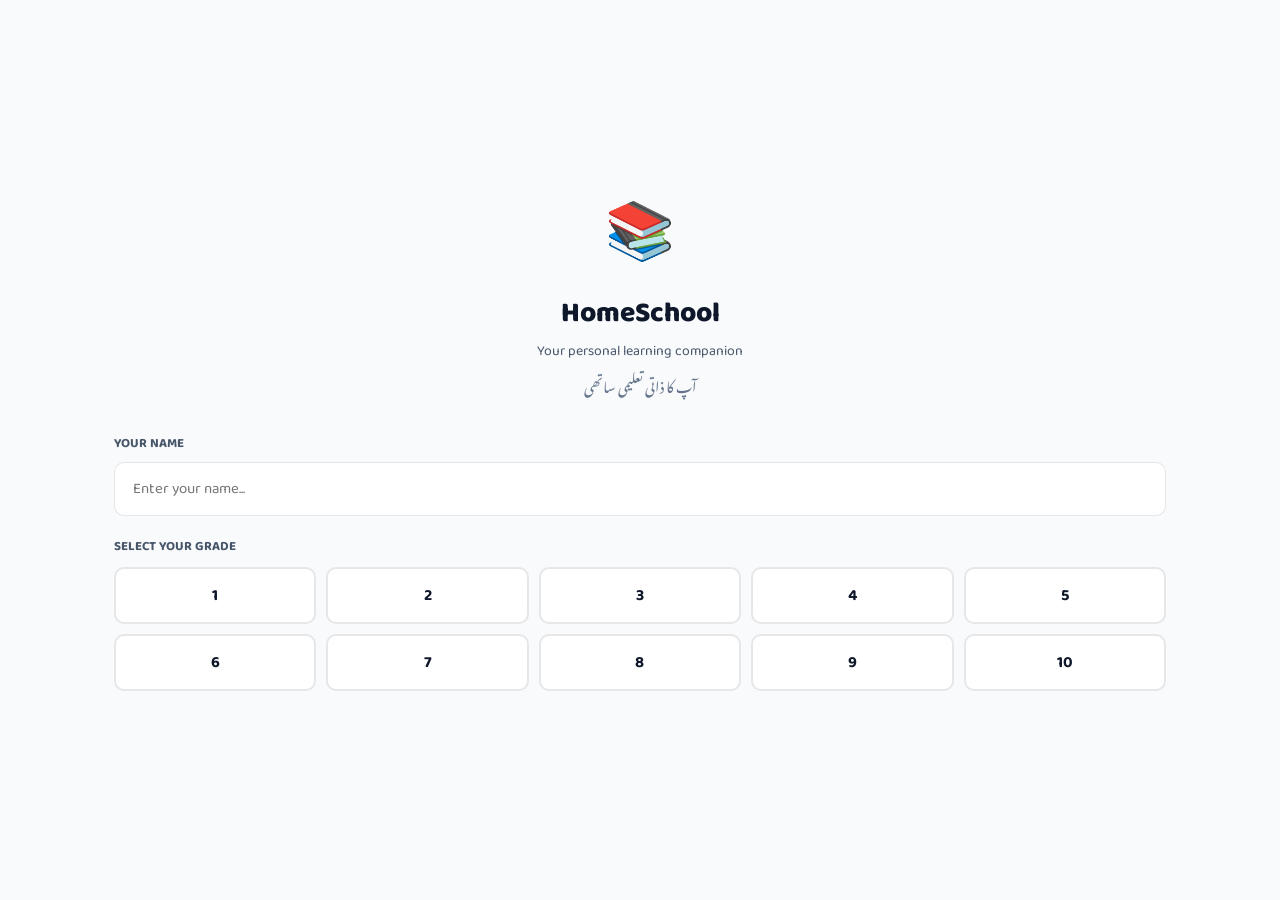
<file: index.html>
<!DOCTYPE html>
<html lang="en">
<head>
  <meta charset="UTF-8">
  <meta name="viewport" content="width=device-width, initial-scale=1.0, maximum-scale=1.0, user-scalable=no">
  <meta name="theme-color" content="#0F172A">
  <meta name="mobile-web-app-capable" content="yes">
  <meta name="apple-mobile-web-app-status-bar-style" content="default">
  <meta name="apple-mobile-web-app-title" content="HomeSchool">
  <title>HomeSchool</title>
  <script>
    if (location.protocol !== "file:") {
      const manifestLink = document.createElement("link");
      manifestLink.rel = "manifest";
      manifestLink.href = "./manifest.webmanifest";
      document.head.appendChild(manifestLink);
    }
  </script>
  <link rel="icon" href="./img/pwa/icon.svg" type="image/svg+xml">
  <link rel="apple-touch-icon" href="./img/pwa/icon.svg">
  <link rel="stylesheet" href="./css/app.css">
  <link rel="stylesheet" href="./css/urdu-chapter.css">
</head>
<body>
  <div id="app-splash" aria-hidden="true">
    <div class="splash-shell">
      <div class="splash-mark">📚</div>
      <h1>HomeSchool</h1>
      <p>Your personal learning companion</p>
      <div class="splash-track"><div class="splash-fill"></div></div>
    </div>
  </div>
  <div id="root"></div>

  <script src="./vendor/react.production.min.js"></script>
  <script src="./vendor/react-dom.production.min.js"></script>
  <script src="./vendor/dexie.min.js"></script>
  <script src="./vendor/supabase-js-2.min.js"></script>

  <script src="./js/utils.js"></script>
  <script src="./js/data/version.js"></script>
  <script src="./js/data/bootstrap.js"></script>
  <script src="./js/db.js"></script>
  <script src="./js/data-version.js"></script>
  <script src="./js/settings/SettingsPanel.js"></script>
  <script src="./js/app.bundle.js"></script>
  <script>
    (function(){
      if ('serviceWorker' in navigator) {
        try {
          if (!localStorage.getItem('sw-unregistered-v1')) {
            navigator.serviceWorker.getRegistrations().then(function(regs){
              return Promise.all(regs.map(function(r){ return r.unregister(); }));
            }).then(function(){
              localStorage.setItem('sw-unregistered-v1','1');
              location.reload();
            }).catch(function(e){ console.error('SW unregister failed', e); });
          }
        } catch(e){ console.error(e); }
      }
    })();
  </script>
</body>
</html>
</file>
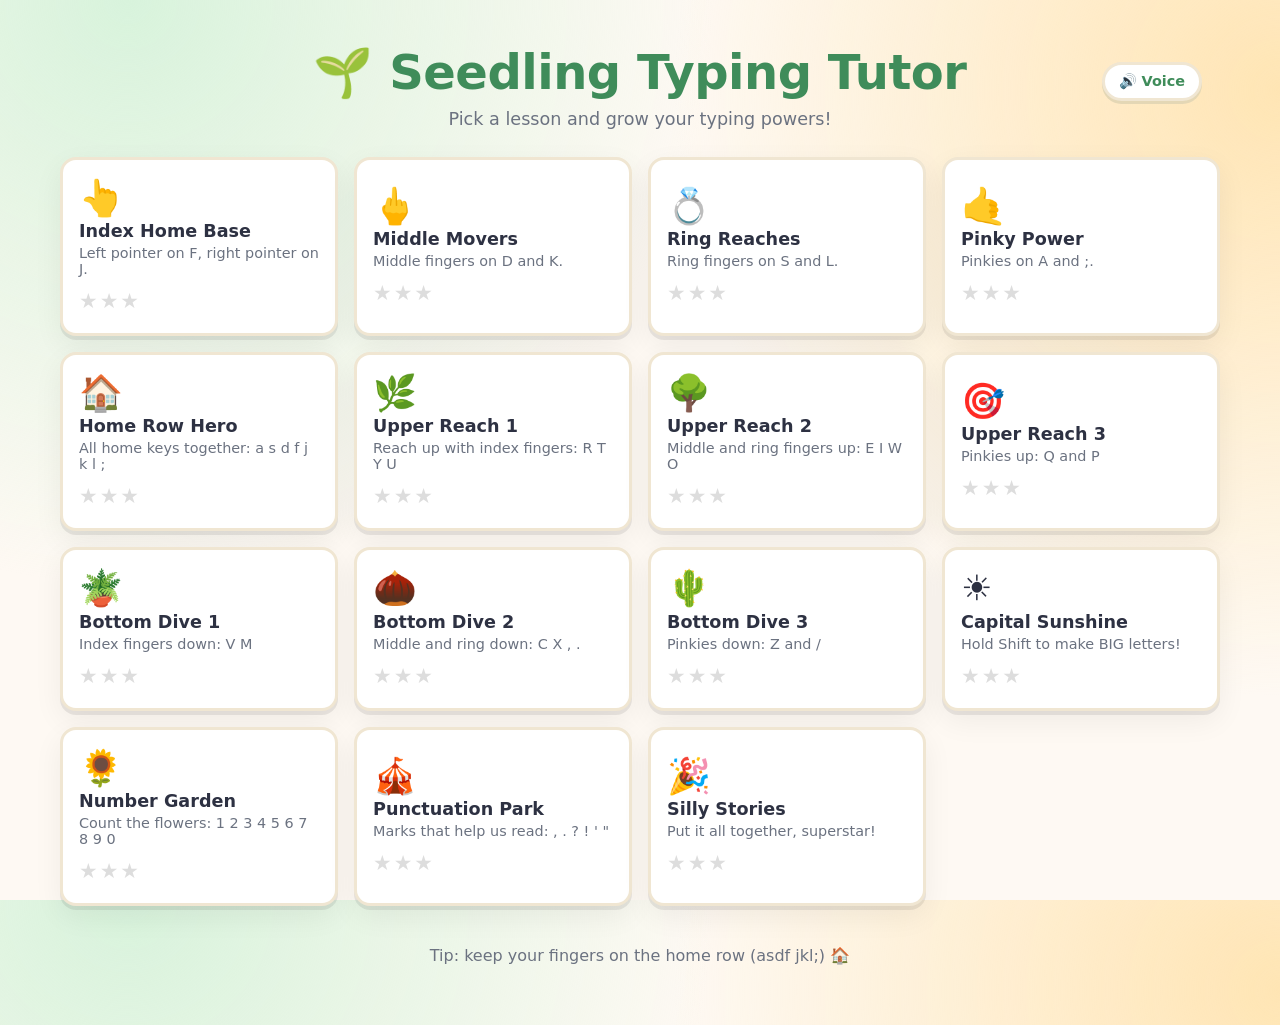
<file: typing-tutor/index.html>
<!doctype html>
<html lang="en">
  <head>
    <meta charset="UTF-8" />
    <link rel="icon" href="data:image/svg+xml,%3Csvg xmlns='http://www.w3.org/2000/svg' viewBox='0 0 100 100'%3E%3Ctext y='.9em' font-size='90'%3E%F0%9F%8C%B1%3C/text%3E%3C/svg%3E" />
    <meta name="viewport" content="width=device-width, initial-scale=1.0" />
    <title>🌱 Seedling Typing Tutor</title>
    <script type="module" crossorigin>(function(){const t=document.createElement("link").relList;if(t&&t.supports&&t.supports("modulepreload"))return;for(const l of document.querySelectorAll('link[rel="modulepreload"]'))r(l);new MutationObserver(l=>{for(const i of l)if(i.type==="childList")for(const u of i.addedNodes)u.tagName==="LINK"&&u.rel==="modulepreload"&&r(u)}).observe(document,{childList:!0,subtree:!0});function n(l){const i={};return l.integrity&&(i.integrity=l.integrity),l.referrerPolicy&&(i.referrerPolicy=l.referrerPolicy),l.crossOrigin==="use-credentials"?i.credentials="include":l.crossOrigin==="anonymous"?i.credentials="omit":i.credentials="same-origin",i}function r(l){if(l.ep)return;l.ep=!0;const i=n(l);fetch(l.href,i)}})();function gc(e){return e&&e.__esModule&&Object.prototype.hasOwnProperty.call(e,"default")?e.default:e}var rs={exports:{}},cl={},ls={exports:{}},R={};/**
 * @license React
 * react.production.min.js
 *
 * Copyright (c) Facebook, Inc. and its affiliates.
 *
 * This source code is licensed under the MIT license found in the
 * LICENSE file in the root directory of this source tree.
 */var lr=Symbol.for("react.element"),kc=Symbol.for("react.portal"),wc=Symbol.for("react.fragment"),Sc=Symbol.for("react.strict_mode"),xc=Symbol.for("react.profiler"),Ec=Symbol.for("react.provider"),Cc=Symbol.for("react.context"),Nc=Symbol.for("react.forward_ref"),jc=Symbol.for("react.suspense"),_c=Symbol.for("react.memo"),Pc=Symbol.for("react.lazy"),Hu=Symbol.iterator;function zc(e){return e===null||typeof e!="object"?null:(e=Hu&&e[Hu]||e["@@iterator"],typeof e=="function"?e:null)}var is={isMounted:function(){return!1},enqueueForceUpdate:function(){},enqueueReplaceState:function(){},enqueueSetState:function(){}},us=Object.assign,os={};function hn(e,t,n){this.props=e,this.context=t,this.refs=os,this.updater=n||is}hn.prototype.isReactComponent={};hn.prototype.setState=function(e,t){if(typeof e!="object"&&typeof e!="function"&&e!=null)throw Error("setState(...): takes an object of state variables to update or a function which returns an object of state variables.");this.updater.enqueueSetState(this,e,t,"setState")};hn.prototype.forceUpdate=function(e){this.updater.enqueueForceUpdate(this,e,"forceUpdate")};function ss(){}ss.prototype=hn.prototype;function Zi(e,t,n){this.props=e,this.context=t,this.refs=os,this.updater=n||is}var Ji=Zi.prototype=new ss;Ji.constructor=Zi;us(Ji,hn.prototype);Ji.isPureReactComponent=!0;var Qu=Array.isArray,as=Object.prototype.hasOwnProperty,qi={current:null},cs={key:!0,ref:!0,__self:!0,__source:!0};function fs(e,t,n){var r,l={},i=null,u=null;if(t!=null)for(r in t.ref!==void 0&&(u=t.ref),t.key!==void 0&&(i=""+t.key),t)as.call(t,r)&&!cs.hasOwnProperty(r)&&(l[r]=t[r]);var o=arguments.length-2;if(o===1)l.children=n;else if(1<o){for(var s=Array(o),c=0;c<o;c++)s[c]=arguments[c+2];l.children=s}if(e&&e.defaultProps)for(r in o=e.defaultProps,o)l[r]===void 0&&(l[r]=o[r]);return{$$typeof:lr,type:e,key:i,ref:u,props:l,_owner:qi.current}}function Lc(e,t){return{$$typeof:lr,type:e.type,key:t,ref:e.ref,props:e.props,_owner:e._owner}}function bi(e){return typeof e=="object"&&e!==null&&e.$$typeof===lr}function Tc(e){var t={"=":"=0",":":"=2"};return"$"+e.replace(/[=:]/g,function(n){return t[n]})}var Ku=/\/+/g;function jl(e,t){return typeof e=="object"&&e!==null&&e.key!=null?Tc(""+e.key):t.toString(36)}function _r(e,t,n,r,l){var i=typeof e;(i==="undefined"||i==="boolean")&&(e=null);var u=!1;if(e===null)u=!0;else switch(i){case"string":case"number":u=!0;break;case"object":switch(e.$$typeof){case lr:case kc:u=!0}}if(u)return u=e,l=l(u),e=r===""?"."+jl(u,0):r,Qu(l)?(n="",e!=null&&(n=e.replace(Ku,"$&/")+"/"),_r(l,t,n,"",function(c){return c})):l!=null&&(bi(l)&&(l=Lc(l,n+(!l.key||u&&u.key===l.key?"":(""+l.key).replace(Ku,"$&/")+"/")+e)),t.push(l)),1;if(u=0,r=r===""?".":r+":",Qu(e))for(var o=0;o<e.length;o++){i=e[o];var s=r+jl(i,o);u+=_r(i,t,n,s,l)}else if(s=zc(e),typeof s=="function")for(e=s.call(e),o=0;!(i=e.next()).done;)i=i.value,s=r+jl(i,o++),u+=_r(i,t,n,s,l);else if(i==="object")throw t=String(e),Error("Objects are not valid as a React child (found: "+(t==="[object Object]"?"object with keys {"+Object.keys(e).join(", ")+"}":t)+"). If you meant to render a collection of children, use an array instead.");return u}function cr(e,t,n){if(e==null)return e;var r=[],l=0;return _r(e,r,"","",function(i){return t.call(n,i,l++)}),r}function Rc(e){if(e._status===-1){var t=e._result;t=t(),t.then(function(n){(e._status===0||e._status===-1)&&(e._status=1,e._result=n)},function(n){(e._status===0||e._status===-1)&&(e._status=2,e._result=n)}),e._status===-1&&(e._status=0,e._result=t)}if(e._status===1)return e._result.default;throw e._result}var de={current:null},Pr={transition:null},Mc={ReactCurrentDispatcher:de,ReactCurrentBatchConfig:Pr,ReactCurrentOwner:qi};function ds(){throw Error("act(...) is not supported in production builds of React.")}R.Children={map:cr,forEach:function(e,t,n){cr(e,function(){t.apply(this,arguments)},n)},count:function(e){var t=0;return cr(e,function(){t++}),t},toArray:function(e){return cr(e,function(t){return t})||[]},only:function(e){if(!bi(e))throw Error("React.Children.only expected to receive a single React element child.");return e}};R.Component=hn;R.Fragment=wc;R.Profiler=xc;R.PureComponent=Zi;R.StrictMode=Sc;R.Suspense=jc;R.__SECRET_INTERNALS_DO_NOT_USE_OR_YOU_WILL_BE_FIRED=Mc;R.act=ds;R.cloneElement=function(e,t,n){if(e==null)throw Error("React.cloneElement(...): The argument must be a React element, but you passed "+e+".");var r=us({},e.props),l=e.key,i=e.ref,u=e._owner;if(t!=null){if(t.ref!==void 0&&(i=t.ref,u=qi.current),t.key!==void 0&&(l=""+t.key),e.type&&e.type.defaultProps)var o=e.type.defaultProps;for(s in t)as.call(t,s)&&!cs.hasOwnProperty(s)&&(r[s]=t[s]===void 0&&o!==void 0?o[s]:t[s])}var s=arguments.length-2;if(s===1)r.children=n;else if(1<s){o=Array(s);for(var c=0;c<s;c++)o[c]=arguments[c+2];r.children=o}return{$$typeof:lr,type:e.type,key:l,ref:i,props:r,_owner:u}};R.createContext=function(e){return e={$$typeof:Cc,_currentValue:e,_currentValue2:e,_threadCount:0,Provider:null,Consumer:null,_defaultValue:null,_globalName:null},e.Provider={$$typeof:Ec,_context:e},e.Consumer=e};R.createElement=fs;R.createFactory=function(e){var t=fs.bind(null,e);return t.type=e,t};R.createRef=function(){return{current:null}};R.forwardRef=function(e){return{$$typeof:Nc,render:e}};R.isValidElement=bi;R.lazy=function(e){return{$$typeof:Pc,_payload:{_status:-1,_result:e},_init:Rc}};R.memo=function(e,t){return{$$typeof:_c,type:e,compare:t===void 0?null:t}};R.startTransition=function(e){var t=Pr.transition;Pr.transition={};try{e()}finally{Pr.transition=t}};R.unstable_act=ds;R.useCallback=function(e,t){return de.current.useCallback(e,t)};R.useContext=function(e){return de.current.useContext(e)};R.useDebugValue=function(){};R.useDeferredValue=function(e){return de.current.useDeferredValue(e)};R.useEffect=function(e,t){return de.current.useEffect(e,t)};R.useId=function(){return de.current.useId()};R.useImperativeHandle=function(e,t,n){return de.current.useImperativeHandle(e,t,n)};R.useInsertionEffect=function(e,t){return de.current.useInsertionEffect(e,t)};R.useLayoutEffect=function(e,t){return de.current.useLayoutEffect(e,t)};R.useMemo=function(e,t){return de.current.useMemo(e,t)};R.useReducer=function(e,t,n){return de.current.useReducer(e,t,n)};R.useRef=function(e){return de.current.useRef(e)};R.useState=function(e){return de.current.useState(e)};R.useSyncExternalStore=function(e,t,n){return de.current.useSyncExternalStore(e,t,n)};R.useTransition=function(){return de.current.useTransition()};R.version="18.3.1";ls.exports=R;var T=ls.exports;const Oc=gc(T);/**
 * @license React
 * react-jsx-runtime.production.min.js
 *
 * Copyright (c) Facebook, Inc. and its affiliates.
 *
 * This source code is licensed under the MIT license found in the
 * LICENSE file in the root directory of this source tree.
 */var Ic=T,Fc=Symbol.for("react.element"),Dc=Symbol.for("react.fragment"),Uc=Object.prototype.hasOwnProperty,Ac=Ic.__SECRET_INTERNALS_DO_NOT_USE_OR_YOU_WILL_BE_FIRED.ReactCurrentOwner,Vc={key:!0,ref:!0,__self:!0,__source:!0};function ps(e,t,n){var r,l={},i=null,u=null;n!==void 0&&(i=""+n),t.key!==void 0&&(i=""+t.key),t.ref!==void 0&&(u=t.ref);for(r in t)Uc.call(t,r)&&!Vc.hasOwnProperty(r)&&(l[r]=t[r]);if(e&&e.defaultProps)for(r in t=e.defaultProps,t)l[r]===void 0&&(l[r]=t[r]);return{$$typeof:Fc,type:e,key:i,ref:u,props:l,_owner:Ac.current}}cl.Fragment=Dc;cl.jsx=ps;cl.jsxs=ps;rs.exports=cl;var h=rs.exports,ei={},ms={exports:{}},Ce={},hs={exports:{}},vs={};/**
 * @license React
 * scheduler.production.min.js
 *
 * Copyright (c) Facebook, Inc. and its affiliates.
 *
 * This source code is licensed under the MIT license found in the
 * LICENSE file in the root directory of this source tree.
 */(function(e){function t(x,P){var z=x.length;x.push(P);e:for(;0<z;){var B=z-1>>>1,Y=x[B];if(0<l(Y,P))x[B]=P,x[z]=Y,z=B;else break e}}function n(x){return x.length===0?null:x[0]}function r(x){if(x.length===0)return null;var P=x[0],z=x.pop();if(z!==P){x[0]=z;e:for(var B=0,Y=x.length,lt=Y>>>1;B<lt;){var Re=2*(B+1)-1,F=x[Re],M=Re+1,ie=x[M];if(0>l(F,z))M<Y&&0>l(ie,F)?(x[B]=ie,x[M]=z,B=M):(x[B]=F,x[Re]=z,B=Re);else if(M<Y&&0>l(ie,z))x[B]=ie,x[M]=z,B=M;else break e}}return P}function l(x,P){var z=x.sortIndex-P.sortIndex;return z!==0?z:x.id-P.id}if(typeof performance=="object"&&typeof performance.now=="function"){var i=performance;e.unstable_now=function(){return i.now()}}else{var u=Date,o=u.now();e.unstable_now=function(){return u.now()-o}}var s=[],c=[],p=1,v=null,m=3,k=!1,w=!1,S=!1,I=typeof setTimeout=="function"?setTimeout:null,f=typeof clearTimeout=="function"?clearTimeout:null,a=typeof setImmediate<"u"?setImmediate:null;typeof navigator<"u"&&navigator.scheduling!==void 0&&navigator.scheduling.isInputPending!==void 0&&navigator.scheduling.isInputPending.bind(navigator.scheduling);function d(x){for(var P=n(c);P!==null;){if(P.callback===null)r(c);else if(P.startTime<=x)r(c),P.sortIndex=P.expirationTime,t(s,P);else break;P=n(c)}}function y(x){if(S=!1,d(x),!w)if(n(s)!==null)w=!0,gn(E);else{var P=n(c);P!==null&&kn(y,P.startTime-x)}}function E(x,P){w=!1,S&&(S=!1,f(_),_=-1),k=!0;var z=m;try{for(d(P),v=n(s);v!==null&&(!(v.expirationTime>P)||x&&!me());){var B=v.callback;if(typeof B=="function"){v.callback=null,m=v.priorityLevel;var Y=B(v.expirationTime<=P);P=e.unstable_now(),typeof Y=="function"?v.callback=Y:v===n(s)&&r(s),d(P)}else r(s);v=n(s)}if(v!==null)var lt=!0;else{var Re=n(c);Re!==null&&kn(y,Re.startTime-P),lt=!1}return lt}finally{v=null,m=z,k=!1}}var j=!1,N=null,_=-1,$=5,L=-1;function me(){return!(e.unstable_now()-L<$)}function nt(){if(N!==null){var x=e.unstable_now();L=x;var P=!0;try{P=N(!0,x)}finally{P?rt():(j=!1,N=null)}}else j=!1}var rt;if(typeof a=="function")rt=function(){a(nt)};else if(typeof MessageChannel<"u"){var $t=new MessageChannel,te=$t.port2;$t.port1.onmessage=nt,rt=function(){te.postMessage(null)}}else rt=function(){I(nt,0)};function gn(x){N=x,j||(j=!0,rt())}function kn(x,P){_=I(function(){x(e.unstable_now())},P)}e.unstable_IdlePriority=5,e.unstable_ImmediatePriority=1,e.unstable_LowPriority=4,e.unstable_NormalPriority=3,e.unstable_Profiling=null,e.unstable_UserBlockingPriority=2,e.unstable_cancelCallback=function(x){x.callback=null},e.unstable_continueExecution=function(){w||k||(w=!0,gn(E))},e.unstable_forceFrameRate=function(x){0>x||125<x?console.error("forceFrameRate takes a positive int between 0 and 125, forcing frame rates higher than 125 fps is not supported"):$=0<x?Math.floor(1e3/x):5},e.unstable_getCurrentPriorityLevel=function(){return m},e.unstable_getFirstCallbackNode=function(){return n(s)},e.unstable_next=function(x){switch(m){case 1:case 2:case 3:var P=3;break;default:P=m}var z=m;m=P;try{return x()}finally{m=z}},e.unstable_pauseExecution=function(){},e.unstable_requestPaint=function(){},e.unstable_runWithPriority=function(x,P){switch(x){case 1:case 2:case 3:case 4:case 5:break;default:x=3}var z=m;m=x;try{return P()}finally{m=z}},e.unstable_scheduleCallback=function(x,P,z){var B=e.unstable_now();switch(typeof z=="object"&&z!==null?(z=z.delay,z=typeof z=="number"&&0<z?B+z:B):z=B,x){case 1:var Y=-1;break;case 2:Y=250;break;case 5:Y=1073741823;break;case 4:Y=1e4;break;default:Y=5e3}return Y=z+Y,x={id:p++,callback:P,priorityLevel:x,startTime:z,expirationTime:Y,sortIndex:-1},z>B?(x.sortIndex=z,t(c,x),n(s)===null&&x===n(c)&&(S?(f(_),_=-1):S=!0,kn(y,z-B))):(x.sortIndex=Y,t(s,x),w||k||(w=!0,gn(E))),x},e.unstable_shouldYield=me,e.unstable_wrapCallback=function(x){var P=m;return function(){var z=m;m=P;try{return x.apply(this,arguments)}finally{m=z}}}})(vs);hs.exports=vs;var $c=hs.exports;/**
 * @license React
 * react-dom.production.min.js
 *
 * Copyright (c) Facebook, Inc. and its affiliates.
 *
 * This source code is licensed under the MIT license found in the
 * LICENSE file in the root directory of this source tree.
 */var Bc=T,Ee=$c;function g(e){for(var t="https://reactjs.org/docs/error-decoder.html?invariant="+e,n=1;n<arguments.length;n++)t+="&args[]="+encodeURIComponent(arguments[n]);return"Minified React error #"+e+"; visit "+t+" for the full message or use the non-minified dev environment for full errors and additional helpful warnings."}var ys=new Set,$n={};function At(e,t){sn(e,t),sn(e+"Capture",t)}function sn(e,t){for($n[e]=t,e=0;e<t.length;e++)ys.add(t[e])}var Je=!(typeof window>"u"||typeof window.document>"u"||typeof window.document.createElement>"u"),ti=Object.prototype.hasOwnProperty,Wc=/^[:A-Z_a-z\u00C0-\u00D6\u00D8-\u00F6\u00F8-\u02FF\u0370-\u037D\u037F-\u1FFF\u200C-\u200D\u2070-\u218F\u2C00-\u2FEF\u3001-\uD7FF\uF900-\uFDCF\uFDF0-\uFFFD][:A-Z_a-z\u00C0-\u00D6\u00D8-\u00F6\u00F8-\u02FF\u0370-\u037D\u037F-\u1FFF\u200C-\u200D\u2070-\u218F\u2C00-\u2FEF\u3001-\uD7FF\uF900-\uFDCF\uFDF0-\uFFFD\-.0-9\u00B7\u0300-\u036F\u203F-\u2040]*$/,Yu={},Gu={};function Hc(e){return ti.call(Gu,e)?!0:ti.call(Yu,e)?!1:Wc.test(e)?Gu[e]=!0:(Yu[e]=!0,!1)}function Qc(e,t,n,r){if(n!==null&&n.type===0)return!1;switch(typeof t){case"function":case"symbol":return!0;case"boolean":return r?!1:n!==null?!n.acceptsBooleans:(e=e.toLowerCase().slice(0,5),e!=="data-"&&e!=="aria-");default:return!1}}function Kc(e,t,n,r){if(t===null||typeof t>"u"||Qc(e,t,n,r))return!0;if(r)return!1;if(n!==null)switch(n.type){case 3:return!t;case 4:return t===!1;case 5:return isNaN(t);case 6:return isNaN(t)||1>t}return!1}function pe(e,t,n,r,l,i,u){this.acceptsBooleans=t===2||t===3||t===4,this.attributeName=r,this.attributeNamespace=l,this.mustUseProperty=n,this.propertyName=e,this.type=t,this.sanitizeURL=i,this.removeEmptyString=u}var le={};"children dangerouslySetInnerHTML defaultValue defaultChecked innerHTML suppressContentEditableWarning suppressHydrationWarning style".split(" ").forEach(function(e){le[e]=new pe(e,0,!1,e,null,!1,!1)});[["acceptCharset","accept-charset"],["className","class"],["htmlFor","for"],["httpEquiv","http-equiv"]].forEach(function(e){var t=e[0];le[t]=new pe(t,1,!1,e[1],null,!1,!1)});["contentEditable","draggable","spellCheck","value"].forEach(function(e){le[e]=new pe(e,2,!1,e.toLowerCase(),null,!1,!1)});["autoReverse","externalResourcesRequired","focusable","preserveAlpha"].forEach(function(e){le[e]=new pe(e,2,!1,e,null,!1,!1)});"allowFullScreen async autoFocus autoPlay controls default defer disabled disablePictureInPicture disableRemotePlayback formNoValidate hidden loop noModule noValidate open playsInline readOnly required reversed scoped seamless itemScope".split(" ").forEach(function(e){le[e]=new pe(e,3,!1,e.toLowerCase(),null,!1,!1)});["checked","multiple","muted","selected"].forEach(function(e){le[e]=new pe(e,3,!0,e,null,!1,!1)});["capture","download"].forEach(function(e){le[e]=new pe(e,4,!1,e,null,!1,!1)});["cols","rows","size","span"].forEach(function(e){le[e]=new pe(e,6,!1,e,null,!1,!1)});["rowSpan","start"].forEach(function(e){le[e]=new pe(e,5,!1,e.toLowerCase(),null,!1,!1)});var eu=/[\-:]([a-z])/g;function tu(e){return e[1].toUpperCase()}"accent-height alignment-baseline arabic-form baseline-shift cap-height clip-path clip-rule color-interpolation color-interpolation-filters color-profile color-rendering dominant-baseline enable-background fill-opacity fill-rule flood-color flood-opacity font-family font-size font-size-adjust font-stretch font-style font-variant font-weight glyph-name glyph-orientation-horizontal glyph-orientation-vertical horiz-adv-x horiz-origin-x image-rendering letter-spacing lighting-color marker-end marker-mid marker-start overline-position overline-thickness paint-order panose-1 pointer-events rendering-intent shape-rendering stop-color stop-opacity strikethrough-position strikethrough-thickness stroke-dasharray stroke-dashoffset stroke-linecap stroke-linejoin stroke-miterlimit stroke-opacity stroke-width text-anchor text-decoration text-rendering underline-position underline-thickness unicode-bidi unicode-range units-per-em v-alphabetic v-hanging v-ideographic v-mathematical vector-effect vert-adv-y vert-origin-x vert-origin-y word-spacing writing-mode xmlns:xlink x-height".split(" ").forEach(function(e){var t=e.replace(eu,tu);le[t]=new pe(t,1,!1,e,null,!1,!1)});"xlink:actuate xlink:arcrole xlink:role xlink:show xlink:title xlink:type".split(" ").forEach(function(e){var t=e.replace(eu,tu);le[t]=new pe(t,1,!1,e,"http://www.w3.org/1999/xlink",!1,!1)});["xml:base","xml:lang","xml:space"].forEach(function(e){var t=e.replace(eu,tu);le[t]=new pe(t,1,!1,e,"http://www.w3.org/XML/1998/namespace",!1,!1)});["tabIndex","crossOrigin"].forEach(function(e){le[e]=new pe(e,1,!1,e.toLowerCase(),null,!1,!1)});le.xlinkHref=new pe("xlinkHref",1,!1,"xlink:href","http://www.w3.org/1999/xlink",!0,!1);["src","href","action","formAction"].forEach(function(e){le[e]=new pe(e,1,!1,e.toLowerCase(),null,!0,!0)});function nu(e,t,n,r){var l=le.hasOwnProperty(t)?le[t]:null;(l!==null?l.type!==0:r||!(2<t.length)||t[0]!=="o"&&t[0]!=="O"||t[1]!=="n"&&t[1]!=="N")&&(Kc(t,n,l,r)&&(n=null),r||l===null?Hc(t)&&(n===null?e.removeAttribute(t):e.setAttribute(t,""+n)):l.mustUseProperty?e[l.propertyName]=n===null?l.type===3?!1:"":n:(t=l.attributeName,r=l.attributeNamespace,n===null?e.removeAttribute(t):(l=l.type,n=l===3||l===4&&n===!0?"":""+n,r?e.setAttributeNS(r,t,n):e.setAttribute(t,n))))}var tt=Bc.__SECRET_INTERNALS_DO_NOT_USE_OR_YOU_WILL_BE_FIRED,fr=Symbol.for("react.element"),Wt=Symbol.for("react.portal"),Ht=Symbol.for("react.fragment"),ru=Symbol.for("react.strict_mode"),ni=Symbol.for("react.profiler"),gs=Symbol.for("react.provider"),ks=Symbol.for("react.context"),lu=Symbol.for("react.forward_ref"),ri=Symbol.for("react.suspense"),li=Symbol.for("react.suspense_list"),iu=Symbol.for("react.memo"),ut=Symbol.for("react.lazy"),ws=Symbol.for("react.offscreen"),Xu=Symbol.iterator;function wn(e){return e===null||typeof e!="object"?null:(e=Xu&&e[Xu]||e["@@iterator"],typeof e=="function"?e:null)}var K=Object.assign,_l;function Pn(e){if(_l===void 0)try{throw Error()}catch(n){var t=n.stack.trim().match(/\n( *(at )?)/);_l=t&&t[1]||""}return`
`+_l+e}var Pl=!1;function zl(e,t){if(!e||Pl)return"";Pl=!0;var n=Error.prepareStackTrace;Error.prepareStackTrace=void 0;try{if(t)if(t=function(){throw Error()},Object.defineProperty(t.prototype,"props",{set:function(){throw Error()}}),typeof Reflect=="object"&&Reflect.construct){try{Reflect.construct(t,[])}catch(c){var r=c}Reflect.construct(e,[],t)}else{try{t.call()}catch(c){r=c}e.call(t.prototype)}else{try{throw Error()}catch(c){r=c}e()}}catch(c){if(c&&r&&typeof c.stack=="string"){for(var l=c.stack.split(`
`),i=r.stack.split(`
`),u=l.length-1,o=i.length-1;1<=u&&0<=o&&l[u]!==i[o];)o--;for(;1<=u&&0<=o;u--,o--)if(l[u]!==i[o]){if(u!==1||o!==1)do if(u--,o--,0>o||l[u]!==i[o]){var s=`
`+l[u].replace(" at new "," at ");return e.displayName&&s.includes("<anonymous>")&&(s=s.replace("<anonymous>",e.displayName)),s}while(1<=u&&0<=o);break}}}finally{Pl=!1,Error.prepareStackTrace=n}return(e=e?e.displayName||e.name:"")?Pn(e):""}function Yc(e){switch(e.tag){case 5:return Pn(e.type);case 16:return Pn("Lazy");case 13:return Pn("Suspense");case 19:return Pn("SuspenseList");case 0:case 2:case 15:return e=zl(e.type,!1),e;case 11:return e=zl(e.type.render,!1),e;case 1:return e=zl(e.type,!0),e;default:return""}}function ii(e){if(e==null)return null;if(typeof e=="function")return e.displayName||e.name||null;if(typeof e=="string")return e;switch(e){case Ht:return"Fragment";case Wt:return"Portal";case ni:return"Profiler";case ru:return"StrictMode";case ri:return"Suspense";case li:return"SuspenseList"}if(typeof e=="object")switch(e.$$typeof){case ks:return(e.displayName||"Context")+".Consumer";case gs:return(e._context.displayName||"Context")+".Provider";case lu:var t=e.render;return e=e.displayName,e||(e=t.displayName||t.name||"",e=e!==""?"ForwardRef("+e+")":"ForwardRef"),e;case iu:return t=e.displayName||null,t!==null?t:ii(e.type)||"Memo";case ut:t=e._payload,e=e._init;try{return ii(e(t))}catch{}}return null}function Gc(e){var t=e.type;switch(e.tag){case 24:return"Cache";case 9:return(t.displayName||"Context")+".Consumer";case 10:return(t._context.displayName||"Context")+".Provider";case 18:return"DehydratedFragment";case 11:return e=t.render,e=e.displayName||e.name||"",t.displayName||(e!==""?"ForwardRef("+e+")":"ForwardRef");case 7:return"Fragment";case 5:return t;case 4:return"Portal";case 3:return"Root";case 6:return"Text";case 16:return ii(t);case 8:return t===ru?"StrictMode":"Mode";case 22:return"Offscreen";case 12:return"Profiler";case 21:return"Scope";case 13:return"Suspense";case 19:return"SuspenseList";case 25:return"TracingMarker";case 1:case 0:case 17:case 2:case 14:case 15:if(typeof t=="function")return t.displayName||t.name||null;if(typeof t=="string")return t}return null}function wt(e){switch(typeof e){case"boolean":case"number":case"string":case"undefined":return e;case"object":return e;default:return""}}function Ss(e){var t=e.type;return(e=e.nodeName)&&e.toLowerCase()==="input"&&(t==="checkbox"||t==="radio")}function Xc(e){var t=Ss(e)?"checked":"value",n=Object.getOwnPropertyDescriptor(e.constructor.prototype,t),r=""+e[t];if(!e.hasOwnProperty(t)&&typeof n<"u"&&typeof n.get=="function"&&typeof n.set=="function"){var l=n.get,i=n.set;return Object.defineProperty(e,t,{configurable:!0,get:function(){return l.call(this)},set:function(u){r=""+u,i.call(this,u)}}),Object.defineProperty(e,t,{enumerable:n.enumerable}),{getValue:function(){return r},setValue:function(u){r=""+u},stopTracking:function(){e._valueTracker=null,delete e[t]}}}}function dr(e){e._valueTracker||(e._valueTracker=Xc(e))}function xs(e){if(!e)return!1;var t=e._valueTracker;if(!t)return!0;var n=t.getValue(),r="";return e&&(r=Ss(e)?e.checked?"true":"false":e.value),e=r,e!==n?(t.setValue(e),!0):!1}function Vr(e){if(e=e||(typeof document<"u"?document:void 0),typeof e>"u")return null;try{return e.activeElement||e.body}catch{return e.body}}function ui(e,t){var n=t.checked;return K({},t,{defaultChecked:void 0,defaultValue:void 0,value:void 0,checked:n??e._wrapperState.initialChecked})}function Zu(e,t){var n=t.defaultValue==null?"":t.defaultValue,r=t.checked!=null?t.checked:t.defaultChecked;n=wt(t.value!=null?t.value:n),e._wrapperState={initialChecked:r,initialValue:n,controlled:t.type==="checkbox"||t.type==="radio"?t.checked!=null:t.value!=null}}function Es(e,t){t=t.checked,t!=null&&nu(e,"checked",t,!1)}function oi(e,t){Es(e,t);var n=wt(t.value),r=t.type;if(n!=null)r==="number"?(n===0&&e.value===""||e.value!=n)&&(e.value=""+n):e.value!==""+n&&(e.value=""+n);else if(r==="submit"||r==="reset"){e.removeAttribute("value");return}t.hasOwnProperty("value")?si(e,t.type,n):t.hasOwnProperty("defaultValue")&&si(e,t.type,wt(t.defaultValue)),t.checked==null&&t.defaultChecked!=null&&(e.defaultChecked=!!t.defaultChecked)}function Ju(e,t,n){if(t.hasOwnProperty("value")||t.hasOwnProperty("defaultValue")){var r=t.type;if(!(r!=="submit"&&r!=="reset"||t.value!==void 0&&t.value!==null))return;t=""+e._wrapperState.initialValue,n||t===e.value||(e.value=t),e.defaultValue=t}n=e.name,n!==""&&(e.name=""),e.defaultChecked=!!e._wrapperState.initialChecked,n!==""&&(e.name=n)}function si(e,t,n){(t!=="number"||Vr(e.ownerDocument)!==e)&&(n==null?e.defaultValue=""+e._wrapperState.initialValue:e.defaultValue!==""+n&&(e.defaultValue=""+n))}var zn=Array.isArray;function tn(e,t,n,r){if(e=e.options,t){t={};for(var l=0;l<n.length;l++)t["$"+n[l]]=!0;for(n=0;n<e.length;n++)l=t.hasOwnProperty("$"+e[n].value),e[n].selected!==l&&(e[n].selected=l),l&&r&&(e[n].defaultSelected=!0)}else{for(n=""+wt(n),t=null,l=0;l<e.length;l++){if(e[l].value===n){e[l].selected=!0,r&&(e[l].defaultSelected=!0);return}t!==null||e[l].disabled||(t=e[l])}t!==null&&(t.selected=!0)}}function ai(e,t){if(t.dangerouslySetInnerHTML!=null)throw Error(g(91));return K({},t,{value:void 0,defaultValue:void 0,children:""+e._wrapperState.initialValue})}function qu(e,t){var n=t.value;if(n==null){if(n=t.children,t=t.defaultValue,n!=null){if(t!=null)throw Error(g(92));if(zn(n)){if(1<n.length)throw Error(g(93));n=n[0]}t=n}t==null&&(t=""),n=t}e._wrapperState={initialValue:wt(n)}}function Cs(e,t){var n=wt(t.value),r=wt(t.defaultValue);n!=null&&(n=""+n,n!==e.value&&(e.value=n),t.defaultValue==null&&e.defaultValue!==n&&(e.defaultValue=n)),r!=null&&(e.defaultValue=""+r)}function bu(e){var t=e.textContent;t===e._wrapperState.initialValue&&t!==""&&t!==null&&(e.value=t)}function Ns(e){switch(e){case"svg":return"http://www.w3.org/2000/svg";case"math":return"http://www.w3.org/1998/Math/MathML";default:return"http://www.w3.org/1999/xhtml"}}function ci(e,t){return e==null||e==="http://www.w3.org/1999/xhtml"?Ns(t):e==="http://www.w3.org/2000/svg"&&t==="foreignObject"?"http://www.w3.org/1999/xhtml":e}var pr,js=function(e){return typeof MSApp<"u"&&MSApp.execUnsafeLocalFunction?function(t,n,r,l){MSApp.execUnsafeLocalFunction(function(){return e(t,n,r,l)})}:e}(function(e,t){if(e.namespaceURI!=="http://www.w3.org/2000/svg"||"innerHTML"in e)e.innerHTML=t;else{for(pr=pr||document.createElement("div"),pr.innerHTML="<svg>"+t.valueOf().toString()+"</svg>",t=pr.firstChild;e.firstChild;)e.removeChild(e.firstChild);for(;t.firstChild;)e.appendChild(t.firstChild)}});function Bn(e,t){if(t){var n=e.firstChild;if(n&&n===e.lastChild&&n.nodeType===3){n.nodeValue=t;return}}e.textContent=t}var Rn={animationIterationCount:!0,aspectRatio:!0,borderImageOutset:!0,borderImageSlice:!0,borderImageWidth:!0,boxFlex:!0,boxFlexGroup:!0,boxOrdinalGroup:!0,columnCount:!0,columns:!0,flex:!0,flexGrow:!0,flexPositive:!0,flexShrink:!0,flexNegative:!0,flexOrder:!0,gridArea:!0,gridRow:!0,gridRowEnd:!0,gridRowSpan:!0,gridRowStart:!0,gridColumn:!0,gridColumnEnd:!0,gridColumnSpan:!0,gridColumnStart:!0,fontWeight:!0,lineClamp:!0,lineHeight:!0,opacity:!0,order:!0,orphans:!0,tabSize:!0,widows:!0,zIndex:!0,zoom:!0,fillOpacity:!0,floodOpacity:!0,stopOpacity:!0,strokeDasharray:!0,strokeDashoffset:!0,strokeMiterlimit:!0,strokeOpacity:!0,strokeWidth:!0},Zc=["Webkit","ms","Moz","O"];Object.keys(Rn).forEach(function(e){Zc.forEach(function(t){t=t+e.charAt(0).toUpperCase()+e.substring(1),Rn[t]=Rn[e]})});function _s(e,t,n){return t==null||typeof t=="boolean"||t===""?"":n||typeof t!="number"||t===0||Rn.hasOwnProperty(e)&&Rn[e]?(""+t).trim():t+"px"}function Ps(e,t){e=e.style;for(var n in t)if(t.hasOwnProperty(n)){var r=n.indexOf("--")===0,l=_s(n,t[n],r);n==="float"&&(n="cssFloat"),r?e.setProperty(n,l):e[n]=l}}var Jc=K({menuitem:!0},{area:!0,base:!0,br:!0,col:!0,embed:!0,hr:!0,img:!0,input:!0,keygen:!0,link:!0,meta:!0,param:!0,source:!0,track:!0,wbr:!0});function fi(e,t){if(t){if(Jc[e]&&(t.children!=null||t.dangerouslySetInnerHTML!=null))throw Error(g(137,e));if(t.dangerouslySetInnerHTML!=null){if(t.children!=null)throw Error(g(60));if(typeof t.dangerouslySetInnerHTML!="object"||!("__html"in t.dangerouslySetInnerHTML))throw Error(g(61))}if(t.style!=null&&typeof t.style!="object")throw Error(g(62))}}function di(e,t){if(e.indexOf("-")===-1)return typeof t.is=="string";switch(e){case"annotation-xml":case"color-profile":case"font-face":case"font-face-src":case"font-face-uri":case"font-face-format":case"font-face-name":case"missing-glyph":return!1;default:return!0}}var pi=null;function uu(e){return e=e.target||e.srcElement||window,e.correspondingUseElement&&(e=e.correspondingUseElement),e.nodeType===3?e.parentNode:e}var mi=null,nn=null,rn=null;function eo(e){if(e=or(e)){if(typeof mi!="function")throw Error(g(280));var t=e.stateNode;t&&(t=hl(t),mi(e.stateNode,e.type,t))}}function zs(e){nn?rn?rn.push(e):rn=[e]:nn=e}function Ls(){if(nn){var e=nn,t=rn;if(rn=nn=null,eo(e),t)for(e=0;e<t.length;e++)eo(t[e])}}function Ts(e,t){return e(t)}function Rs(){}var Ll=!1;function Ms(e,t,n){if(Ll)return e(t,n);Ll=!0;try{return Ts(e,t,n)}finally{Ll=!1,(nn!==null||rn!==null)&&(Rs(),Ls())}}function Wn(e,t){var n=e.stateNode;if(n===null)return null;var r=hl(n);if(r===null)return null;n=r[t];e:switch(t){case"onClick":case"onClickCapture":case"onDoubleClick":case"onDoubleClickCapture":case"onMouseDown":case"onMouseDownCapture":case"onMouseMove":case"onMouseMoveCapture":case"onMouseUp":case"onMouseUpCapture":case"onMouseEnter":(r=!r.disabled)||(e=e.type,r=!(e==="button"||e==="input"||e==="select"||e==="textarea")),e=!r;break e;default:e=!1}if(e)return null;if(n&&typeof n!="function")throw Error(g(231,t,typeof n));return n}var hi=!1;if(Je)try{var Sn={};Object.defineProperty(Sn,"passive",{get:function(){hi=!0}}),window.addEventListener("test",Sn,Sn),window.removeEventListener("test",Sn,Sn)}catch{hi=!1}function qc(e,t,n,r,l,i,u,o,s){var c=Array.prototype.slice.call(arguments,3);try{t.apply(n,c)}catch(p){this.onError(p)}}var Mn=!1,$r=null,Br=!1,vi=null,bc={onError:function(e){Mn=!0,$r=e}};function ef(e,t,n,r,l,i,u,o,s){Mn=!1,$r=null,qc.apply(bc,arguments)}function tf(e,t,n,r,l,i,u,o,s){if(ef.apply(this,arguments),Mn){if(Mn){var c=$r;Mn=!1,$r=null}else throw Error(g(198));Br||(Br=!0,vi=c)}}function Vt(e){var t=e,n=e;if(e.alternate)for(;t.return;)t=t.return;else{e=t;do t=e,t.flags&4098&&(n=t.return),e=t.return;while(e)}return t.tag===3?n:null}function Os(e){if(e.tag===13){var t=e.memoizedState;if(t===null&&(e=e.alternate,e!==null&&(t=e.memoizedState)),t!==null)return t.dehydrated}return null}function to(e){if(Vt(e)!==e)throw Error(g(188))}function nf(e){var t=e.alternate;if(!t){if(t=Vt(e),t===null)throw Error(g(188));return t!==e?null:e}for(var n=e,r=t;;){var l=n.return;if(l===null)break;var i=l.alternate;if(i===null){if(r=l.return,r!==null){n=r;continue}break}if(l.child===i.child){for(i=l.child;i;){if(i===n)return to(l),e;if(i===r)return to(l),t;i=i.sibling}throw Error(g(188))}if(n.return!==r.return)n=l,r=i;else{for(var u=!1,o=l.child;o;){if(o===n){u=!0,n=l,r=i;break}if(o===r){u=!0,r=l,n=i;break}o=o.sibling}if(!u){for(o=i.child;o;){if(o===n){u=!0,n=i,r=l;break}if(o===r){u=!0,r=i,n=l;break}o=o.sibling}if(!u)throw Error(g(189))}}if(n.alternate!==r)throw Error(g(190))}if(n.tag!==3)throw Error(g(188));return n.stateNode.current===n?e:t}function Is(e){return e=nf(e),e!==null?Fs(e):null}function Fs(e){if(e.tag===5||e.tag===6)return e;for(e=e.child;e!==null;){var t=Fs(e);if(t!==null)return t;e=e.sibling}return null}var Ds=Ee.unstable_scheduleCallback,no=Ee.unstable_cancelCallback,rf=Ee.unstable_shouldYield,lf=Ee.unstable_requestPaint,X=Ee.unstable_now,uf=Ee.unstable_getCurrentPriorityLevel,ou=Ee.unstable_ImmediatePriority,Us=Ee.unstable_UserBlockingPriority,Wr=Ee.unstable_NormalPriority,of=Ee.unstable_LowPriority,As=Ee.unstable_IdlePriority,fl=null,He=null;function sf(e){if(He&&typeof He.onCommitFiberRoot=="function")try{He.onCommitFiberRoot(fl,e,void 0,(e.current.flags&128)===128)}catch{}}var De=Math.clz32?Math.clz32:ff,af=Math.log,cf=Math.LN2;function ff(e){return e>>>=0,e===0?32:31-(af(e)/cf|0)|0}var mr=64,hr=4194304;function Ln(e){switch(e&-e){case 1:return 1;case 2:return 2;case 4:return 4;case 8:return 8;case 16:return 16;case 32:return 32;case 64:case 128:case 256:case 512:case 1024:case 2048:case 4096:case 8192:case 16384:case 32768:case 65536:case 131072:case 262144:case 524288:case 1048576:case 2097152:return e&4194240;case 4194304:case 8388608:case 16777216:case 33554432:case 67108864:return e&130023424;case 134217728:return 134217728;case 268435456:return 268435456;case 536870912:return 536870912;case 1073741824:return 1073741824;default:return e}}function Hr(e,t){var n=e.pendingLanes;if(n===0)return 0;var r=0,l=e.suspendedLanes,i=e.pingedLanes,u=n&268435455;if(u!==0){var o=u&~l;o!==0?r=Ln(o):(i&=u,i!==0&&(r=Ln(i)))}else u=n&~l,u!==0?r=Ln(u):i!==0&&(r=Ln(i));if(r===0)return 0;if(t!==0&&t!==r&&!(t&l)&&(l=r&-r,i=t&-t,l>=i||l===16&&(i&4194240)!==0))return t;if(r&4&&(r|=n&16),t=e.entangledLanes,t!==0)for(e=e.entanglements,t&=r;0<t;)n=31-De(t),l=1<<n,r|=e[n],t&=~l;return r}function df(e,t){switch(e){case 1:case 2:case 4:return t+250;case 8:case 16:case 32:case 64:case 128:case 256:case 512:case 1024:case 2048:case 4096:case 8192:case 16384:case 32768:case 65536:case 131072:case 262144:case 524288:case 1048576:case 2097152:return t+5e3;case 4194304:case 8388608:case 16777216:case 33554432:case 67108864:return-1;case 134217728:case 268435456:case 536870912:case 1073741824:return-1;default:return-1}}function pf(e,t){for(var n=e.suspendedLanes,r=e.pingedLanes,l=e.expirationTimes,i=e.pendingLanes;0<i;){var u=31-De(i),o=1<<u,s=l[u];s===-1?(!(o&n)||o&r)&&(l[u]=df(o,t)):s<=t&&(e.expiredLanes|=o),i&=~o}}function yi(e){return e=e.pendingLanes&-1073741825,e!==0?e:e&1073741824?1073741824:0}function Vs(){var e=mr;return mr<<=1,!(mr&4194240)&&(mr=64),e}function Tl(e){for(var t=[],n=0;31>n;n++)t.push(e);return t}function ir(e,t,n){e.pendingLanes|=t,t!==536870912&&(e.suspendedLanes=0,e.pingedLanes=0),e=e.eventTimes,t=31-De(t),e[t]=n}function mf(e,t){var n=e.pendingLanes&~t;e.pendingLanes=t,e.suspendedLanes=0,e.pingedLanes=0,e.expiredLanes&=t,e.mutableReadLanes&=t,e.entangledLanes&=t,t=e.entanglements;var r=e.eventTimes;for(e=e.expirationTimes;0<n;){var l=31-De(n),i=1<<l;t[l]=0,r[l]=-1,e[l]=-1,n&=~i}}function su(e,t){var n=e.entangledLanes|=t;for(e=e.entanglements;n;){var r=31-De(n),l=1<<r;l&t|e[r]&t&&(e[r]|=t),n&=~l}}var D=0;function $s(e){return e&=-e,1<e?4<e?e&268435455?16:536870912:4:1}var Bs,au,Ws,Hs,Qs,gi=!1,vr=[],dt=null,pt=null,mt=null,Hn=new Map,Qn=new Map,st=[],hf="mousedown mouseup touchcancel touchend touchstart auxclick dblclick pointercancel pointerdown pointerup dragend dragstart drop compositionend compositionstart keydown keypress keyup input textInput copy cut paste click change contextmenu reset submit".split(" ");function ro(e,t){switch(e){case"focusin":case"focusout":dt=null;break;case"dragenter":case"dragleave":pt=null;break;case"mouseover":case"mouseout":mt=null;break;case"pointerover":case"pointerout":Hn.delete(t.pointerId);break;case"gotpointercapture":case"lostpointercapture":Qn.delete(t.pointerId)}}function xn(e,t,n,r,l,i){return e===null||e.nativeEvent!==i?(e={blockedOn:t,domEventName:n,eventSystemFlags:r,nativeEvent:i,targetContainers:[l]},t!==null&&(t=or(t),t!==null&&au(t)),e):(e.eventSystemFlags|=r,t=e.targetContainers,l!==null&&t.indexOf(l)===-1&&t.push(l),e)}function vf(e,t,n,r,l){switch(t){case"focusin":return dt=xn(dt,e,t,n,r,l),!0;case"dragenter":return pt=xn(pt,e,t,n,r,l),!0;case"mouseover":return mt=xn(mt,e,t,n,r,l),!0;case"pointerover":var i=l.pointerId;return Hn.set(i,xn(Hn.get(i)||null,e,t,n,r,l)),!0;case"gotpointercapture":return i=l.pointerId,Qn.set(i,xn(Qn.get(i)||null,e,t,n,r,l)),!0}return!1}function Ks(e){var t=Pt(e.target);if(t!==null){var n=Vt(t);if(n!==null){if(t=n.tag,t===13){if(t=Os(n),t!==null){e.blockedOn=t,Qs(e.priority,function(){Ws(n)});return}}else if(t===3&&n.stateNode.current.memoizedState.isDehydrated){e.blockedOn=n.tag===3?n.stateNode.containerInfo:null;return}}}e.blockedOn=null}function zr(e){if(e.blockedOn!==null)return!1;for(var t=e.targetContainers;0<t.length;){var n=ki(e.domEventName,e.eventSystemFlags,t[0],e.nativeEvent);if(n===null){n=e.nativeEvent;var r=new n.constructor(n.type,n);pi=r,n.target.dispatchEvent(r),pi=null}else return t=or(n),t!==null&&au(t),e.blockedOn=n,!1;t.shift()}return!0}function lo(e,t,n){zr(e)&&n.delete(t)}function yf(){gi=!1,dt!==null&&zr(dt)&&(dt=null),pt!==null&&zr(pt)&&(pt=null),mt!==null&&zr(mt)&&(mt=null),Hn.forEach(lo),Qn.forEach(lo)}function En(e,t){e.blockedOn===t&&(e.blockedOn=null,gi||(gi=!0,Ee.unstable_scheduleCallback(Ee.unstable_NormalPriority,yf)))}function Kn(e){function t(l){return En(l,e)}if(0<vr.length){En(vr[0],e);for(var n=1;n<vr.length;n++){var r=vr[n];r.blockedOn===e&&(r.blockedOn=null)}}for(dt!==null&&En(dt,e),pt!==null&&En(pt,e),mt!==null&&En(mt,e),Hn.forEach(t),Qn.forEach(t),n=0;n<st.length;n++)r=st[n],r.blockedOn===e&&(r.blockedOn=null);for(;0<st.length&&(n=st[0],n.blockedOn===null);)Ks(n),n.blockedOn===null&&st.shift()}var ln=tt.ReactCurrentBatchConfig,Qr=!0;function gf(e,t,n,r){var l=D,i=ln.transition;ln.transition=null;try{D=1,cu(e,t,n,r)}finally{D=l,ln.transition=i}}function kf(e,t,n,r){var l=D,i=ln.transition;ln.transition=null;try{D=4,cu(e,t,n,r)}finally{D=l,ln.transition=i}}function cu(e,t,n,r){if(Qr){var l=ki(e,t,n,r);if(l===null)$l(e,t,r,Kr,n),ro(e,r);else if(vf(l,e,t,n,r))r.stopPropagation();else if(ro(e,r),t&4&&-1<hf.indexOf(e)){for(;l!==null;){var i=or(l);if(i!==null&&Bs(i),i=ki(e,t,n,r),i===null&&$l(e,t,r,Kr,n),i===l)break;l=i}l!==null&&r.stopPropagation()}else $l(e,t,r,null,n)}}var Kr=null;function ki(e,t,n,r){if(Kr=null,e=uu(r),e=Pt(e),e!==null)if(t=Vt(e),t===null)e=null;else if(n=t.tag,n===13){if(e=Os(t),e!==null)return e;e=null}else if(n===3){if(t.stateNode.current.memoizedState.isDehydrated)return t.tag===3?t.stateNode.containerInfo:null;e=null}else t!==e&&(e=null);return Kr=e,null}function Ys(e){switch(e){case"cancel":case"click":case"close":case"contextmenu":case"copy":case"cut":case"auxclick":case"dblclick":case"dragend":case"dragstart":case"drop":case"focusin":case"focusout":case"input":case"invalid":case"keydown":case"keypress":case"keyup":case"mousedown":case"mouseup":case"paste":case"pause":case"play":case"pointercancel":case"pointerdown":case"pointerup":case"ratechange":case"reset":case"resize":case"seeked":case"submit":case"touchcancel":case"touchend":case"touchstart":case"volumechange":case"change":case"selectionchange":case"textInput":case"compositionstart":case"compositionend":case"compositionupdate":case"beforeblur":case"afterblur":case"beforeinput":case"blur":case"fullscreenchange":case"focus":case"hashchange":case"popstate":case"select":case"selectstart":return 1;case"drag":case"dragenter":case"dragexit":case"dragleave":case"dragover":case"mousemove":case"mouseout":case"mouseover":case"pointermove":case"pointerout":case"pointerover":case"scroll":case"toggle":case"touchmove":case"wheel":case"mouseenter":case"mouseleave":case"pointerenter":case"pointerleave":return 4;case"message":switch(uf()){case ou:return 1;case Us:return 4;case Wr:case of:return 16;case As:return 536870912;default:return 16}default:return 16}}var ct=null,fu=null,Lr=null;function Gs(){if(Lr)return Lr;var e,t=fu,n=t.length,r,l="value"in ct?ct.value:ct.textContent,i=l.length;for(e=0;e<n&&t[e]===l[e];e++);var u=n-e;for(r=1;r<=u&&t[n-r]===l[i-r];r++);return Lr=l.slice(e,1<r?1-r:void 0)}function Tr(e){var t=e.keyCode;return"charCode"in e?(e=e.charCode,e===0&&t===13&&(e=13)):e=t,e===10&&(e=13),32<=e||e===13?e:0}function yr(){return!0}function io(){return!1}function Ne(e){function t(n,r,l,i,u){this._reactName=n,this._targetInst=l,this.type=r,this.nativeEvent=i,this.target=u,this.currentTarget=null;for(var o in e)e.hasOwnProperty(o)&&(n=e[o],this[o]=n?n(i):i[o]);return this.isDefaultPrevented=(i.defaultPrevented!=null?i.defaultPrevented:i.returnValue===!1)?yr:io,this.isPropagationStopped=io,this}return K(t.prototype,{preventDefault:function(){this.defaultPrevented=!0;var n=this.nativeEvent;n&&(n.preventDefault?n.preventDefault():typeof n.returnValue!="unknown"&&(n.returnValue=!1),this.isDefaultPrevented=yr)},stopPropagation:function(){var n=this.nativeEvent;n&&(n.stopPropagation?n.stopPropagation():typeof n.cancelBubble!="unknown"&&(n.cancelBubble=!0),this.isPropagationStopped=yr)},persist:function(){},isPersistent:yr}),t}var vn={eventPhase:0,bubbles:0,cancelable:0,timeStamp:function(e){return e.timeStamp||Date.now()},defaultPrevented:0,isTrusted:0},du=Ne(vn),ur=K({},vn,{view:0,detail:0}),wf=Ne(ur),Rl,Ml,Cn,dl=K({},ur,{screenX:0,screenY:0,clientX:0,clientY:0,pageX:0,pageY:0,ctrlKey:0,shiftKey:0,altKey:0,metaKey:0,getModifierState:pu,button:0,buttons:0,relatedTarget:function(e){return e.relatedTarget===void 0?e.fromElement===e.srcElement?e.toElement:e.fromElement:e.relatedTarget},movementX:function(e){return"movementX"in e?e.movementX:(e!==Cn&&(Cn&&e.type==="mousemove"?(Rl=e.screenX-Cn.screenX,Ml=e.screenY-Cn.screenY):Ml=Rl=0,Cn=e),Rl)},movementY:function(e){return"movementY"in e?e.movementY:Ml}}),uo=Ne(dl),Sf=K({},dl,{dataTransfer:0}),xf=Ne(Sf),Ef=K({},ur,{relatedTarget:0}),Ol=Ne(Ef),Cf=K({},vn,{animationName:0,elapsedTime:0,pseudoElement:0}),Nf=Ne(Cf),jf=K({},vn,{clipboardData:function(e){return"clipboardData"in e?e.clipboardData:window.clipboardData}}),_f=Ne(jf),Pf=K({},vn,{data:0}),oo=Ne(Pf),zf={Esc:"Escape",Spacebar:" ",Left:"ArrowLeft",Up:"ArrowUp",Right:"ArrowRight",Down:"ArrowDown",Del:"Delete",Win:"OS",Menu:"ContextMenu",Apps:"ContextMenu",Scroll:"ScrollLock",MozPrintableKey:"Unidentified"},Lf={8:"Backspace",9:"Tab",12:"Clear",13:"Enter",16:"Shift",17:"Control",18:"Alt",19:"Pause",20:"CapsLock",27:"Escape",32:" ",33:"PageUp",34:"PageDown",35:"End",36:"Home",37:"ArrowLeft",38:"ArrowUp",39:"ArrowRight",40:"ArrowDown",45:"Insert",46:"Delete",112:"F1",113:"F2",114:"F3",115:"F4",116:"F5",117:"F6",118:"F7",119:"F8",120:"F9",121:"F10",122:"F11",123:"F12",144:"NumLock",145:"ScrollLock",224:"Meta"},Tf={Alt:"altKey",Control:"ctrlKey",Meta:"metaKey",Shift:"shiftKey"};function Rf(e){var t=this.nativeEvent;return t.getModifierState?t.getModifierState(e):(e=Tf[e])?!!t[e]:!1}function pu(){return Rf}var Mf=K({},ur,{key:function(e){if(e.key){var t=zf[e.key]||e.key;if(t!=="Unidentified")return t}return e.type==="keypress"?(e=Tr(e),e===13?"Enter":String.fromCharCode(e)):e.type==="keydown"||e.type==="keyup"?Lf[e.keyCode]||"Unidentified":""},code:0,location:0,ctrlKey:0,shiftKey:0,altKey:0,metaKey:0,repeat:0,locale:0,getModifierState:pu,charCode:function(e){return e.type==="keypress"?Tr(e):0},keyCode:function(e){return e.type==="keydown"||e.type==="keyup"?e.keyCode:0},which:function(e){return e.type==="keypress"?Tr(e):e.type==="keydown"||e.type==="keyup"?e.keyCode:0}}),Of=Ne(Mf),If=K({},dl,{pointerId:0,width:0,height:0,pressure:0,tangentialPressure:0,tiltX:0,tiltY:0,twist:0,pointerType:0,isPrimary:0}),so=Ne(If),Ff=K({},ur,{touches:0,targetTouches:0,changedTouches:0,altKey:0,metaKey:0,ctrlKey:0,shiftKey:0,getModifierState:pu}),Df=Ne(Ff),Uf=K({},vn,{propertyName:0,elapsedTime:0,pseudoElement:0}),Af=Ne(Uf),Vf=K({},dl,{deltaX:function(e){return"deltaX"in e?e.deltaX:"wheelDeltaX"in e?-e.wheelDeltaX:0},deltaY:function(e){return"deltaY"in e?e.deltaY:"wheelDeltaY"in e?-e.wheelDeltaY:"wheelDelta"in e?-e.wheelDelta:0},deltaZ:0,deltaMode:0}),$f=Ne(Vf),Bf=[9,13,27,32],mu=Je&&"CompositionEvent"in window,On=null;Je&&"documentMode"in document&&(On=document.documentMode);var Wf=Je&&"TextEvent"in window&&!On,Xs=Je&&(!mu||On&&8<On&&11>=On),ao=" ",co=!1;function Zs(e,t){switch(e){case"keyup":return Bf.indexOf(t.keyCode)!==-1;case"keydown":return t.keyCode!==229;case"keypress":case"mousedown":case"focusout":return!0;default:return!1}}function Js(e){return e=e.detail,typeof e=="object"&&"data"in e?e.data:null}var Qt=!1;function Hf(e,t){switch(e){case"compositionend":return Js(t);case"keypress":return t.which!==32?null:(co=!0,ao);case"textInput":return e=t.data,e===ao&&co?null:e;default:return null}}function Qf(e,t){if(Qt)return e==="compositionend"||!mu&&Zs(e,t)?(e=Gs(),Lr=fu=ct=null,Qt=!1,e):null;switch(e){case"paste":return null;case"keypress":if(!(t.ctrlKey||t.altKey||t.metaKey)||t.ctrlKey&&t.altKey){if(t.char&&1<t.char.length)return t.char;if(t.which)return String.fromCharCode(t.which)}return null;case"compositionend":return Xs&&t.locale!=="ko"?null:t.data;default:return null}}var Kf={color:!0,date:!0,datetime:!0,"datetime-local":!0,email:!0,month:!0,number:!0,password:!0,range:!0,search:!0,tel:!0,text:!0,time:!0,url:!0,week:!0};function fo(e){var t=e&&e.nodeName&&e.nodeName.toLowerCase();return t==="input"?!!Kf[e.type]:t==="textarea"}function qs(e,t,n,r){zs(r),t=Yr(t,"onChange"),0<t.length&&(n=new du("onChange","change",null,n,r),e.push({event:n,listeners:t}))}var In=null,Yn=null;function Yf(e){aa(e,0)}function pl(e){var t=Gt(e);if(xs(t))return e}function Gf(e,t){if(e==="change")return t}var bs=!1;if(Je){var Il;if(Je){var Fl="oninput"in document;if(!Fl){var po=document.createElement("div");po.setAttribute("oninput","return;"),Fl=typeof po.oninput=="function"}Il=Fl}else Il=!1;bs=Il&&(!document.documentMode||9<document.documentMode)}function mo(){In&&(In.detachEvent("onpropertychange",ea),Yn=In=null)}function ea(e){if(e.propertyName==="value"&&pl(Yn)){var t=[];qs(t,Yn,e,uu(e)),Ms(Yf,t)}}function Xf(e,t,n){e==="focusin"?(mo(),In=t,Yn=n,In.attachEvent("onpropertychange",ea)):e==="focusout"&&mo()}function Zf(e){if(e==="selectionchange"||e==="keyup"||e==="keydown")return pl(Yn)}function Jf(e,t){if(e==="click")return pl(t)}function qf(e,t){if(e==="input"||e==="change")return pl(t)}function bf(e,t){return e===t&&(e!==0||1/e===1/t)||e!==e&&t!==t}var Ae=typeof Object.is=="function"?Object.is:bf;function Gn(e,t){if(Ae(e,t))return!0;if(typeof e!="object"||e===null||typeof t!="object"||t===null)return!1;var n=Object.keys(e),r=Object.keys(t);if(n.length!==r.length)return!1;for(r=0;r<n.length;r++){var l=n[r];if(!ti.call(t,l)||!Ae(e[l],t[l]))return!1}return!0}function ho(e){for(;e&&e.firstChild;)e=e.firstChild;return e}function vo(e,t){var n=ho(e);e=0;for(var r;n;){if(n.nodeType===3){if(r=e+n.textContent.length,e<=t&&r>=t)return{node:n,offset:t-e};e=r}e:{for(;n;){if(n.nextSibling){n=n.nextSibling;break e}n=n.parentNode}n=void 0}n=ho(n)}}function ta(e,t){return e&&t?e===t?!0:e&&e.nodeType===3?!1:t&&t.nodeType===3?ta(e,t.parentNode):"contains"in e?e.contains(t):e.compareDocumentPosition?!!(e.compareDocumentPosition(t)&16):!1:!1}function na(){for(var e=window,t=Vr();t instanceof e.HTMLIFrameElement;){try{var n=typeof t.contentWindow.location.href=="string"}catch{n=!1}if(n)e=t.contentWindow;else break;t=Vr(e.document)}return t}function hu(e){var t=e&&e.nodeName&&e.nodeName.toLowerCase();return t&&(t==="input"&&(e.type==="text"||e.type==="search"||e.type==="tel"||e.type==="url"||e.type==="password")||t==="textarea"||e.contentEditable==="true")}function ed(e){var t=na(),n=e.focusedElem,r=e.selectionRange;if(t!==n&&n&&n.ownerDocument&&ta(n.ownerDocument.documentElement,n)){if(r!==null&&hu(n)){if(t=r.start,e=r.end,e===void 0&&(e=t),"selectionStart"in n)n.selectionStart=t,n.selectionEnd=Math.min(e,n.value.length);else if(e=(t=n.ownerDocument||document)&&t.defaultView||window,e.getSelection){e=e.getSelection();var l=n.textContent.length,i=Math.min(r.start,l);r=r.end===void 0?i:Math.min(r.end,l),!e.extend&&i>r&&(l=r,r=i,i=l),l=vo(n,i);var u=vo(n,r);l&&u&&(e.rangeCount!==1||e.anchorNode!==l.node||e.anchorOffset!==l.offset||e.focusNode!==u.node||e.focusOffset!==u.offset)&&(t=t.createRange(),t.setStart(l.node,l.offset),e.removeAllRanges(),i>r?(e.addRange(t),e.extend(u.node,u.offset)):(t.setEnd(u.node,u.offset),e.addRange(t)))}}for(t=[],e=n;e=e.parentNode;)e.nodeType===1&&t.push({element:e,left:e.scrollLeft,top:e.scrollTop});for(typeof n.focus=="function"&&n.focus(),n=0;n<t.length;n++)e=t[n],e.element.scrollLeft=e.left,e.element.scrollTop=e.top}}var td=Je&&"documentMode"in document&&11>=document.documentMode,Kt=null,wi=null,Fn=null,Si=!1;function yo(e,t,n){var r=n.window===n?n.document:n.nodeType===9?n:n.ownerDocument;Si||Kt==null||Kt!==Vr(r)||(r=Kt,"selectionStart"in r&&hu(r)?r={start:r.selectionStart,end:r.selectionEnd}:(r=(r.ownerDocument&&r.ownerDocument.defaultView||window).getSelection(),r={anchorNode:r.anchorNode,anchorOffset:r.anchorOffset,focusNode:r.focusNode,focusOffset:r.focusOffset}),Fn&&Gn(Fn,r)||(Fn=r,r=Yr(wi,"onSelect"),0<r.length&&(t=new du("onSelect","select",null,t,n),e.push({event:t,listeners:r}),t.target=Kt)))}function gr(e,t){var n={};return n[e.toLowerCase()]=t.toLowerCase(),n["Webkit"+e]="webkit"+t,n["Moz"+e]="moz"+t,n}var Yt={animationend:gr("Animation","AnimationEnd"),animationiteration:gr("Animation","AnimationIteration"),animationstart:gr("Animation","AnimationStart"),transitionend:gr("Transition","TransitionEnd")},Dl={},ra={};Je&&(ra=document.createElement("div").style,"AnimationEvent"in window||(delete Yt.animationend.animation,delete Yt.animationiteration.animation,delete Yt.animationstart.animation),"TransitionEvent"in window||delete Yt.transitionend.transition);function ml(e){if(Dl[e])return Dl[e];if(!Yt[e])return e;var t=Yt[e],n;for(n in t)if(t.hasOwnProperty(n)&&n in ra)return Dl[e]=t[n];return e}var la=ml("animationend"),ia=ml("animationiteration"),ua=ml("animationstart"),oa=ml("transitionend"),sa=new Map,go="abort auxClick cancel canPlay canPlayThrough click close contextMenu copy cut drag dragEnd dragEnter dragExit dragLeave dragOver dragStart drop durationChange emptied encrypted ended error gotPointerCapture input invalid keyDown keyPress keyUp load loadedData loadedMetadata loadStart lostPointerCapture mouseDown mouseMove mouseOut mouseOver mouseUp paste pause play playing pointerCancel pointerDown pointerMove pointerOut pointerOver pointerUp progress rateChange reset resize seeked seeking stalled submit suspend timeUpdate touchCancel touchEnd touchStart volumeChange scroll toggle touchMove waiting wheel".split(" ");function xt(e,t){sa.set(e,t),At(t,[e])}for(var Ul=0;Ul<go.length;Ul++){var Al=go[Ul],nd=Al.toLowerCase(),rd=Al[0].toUpperCase()+Al.slice(1);xt(nd,"on"+rd)}xt(la,"onAnimationEnd");xt(ia,"onAnimationIteration");xt(ua,"onAnimationStart");xt("dblclick","onDoubleClick");xt("focusin","onFocus");xt("focusout","onBlur");xt(oa,"onTransitionEnd");sn("onMouseEnter",["mouseout","mouseover"]);sn("onMouseLeave",["mouseout","mouseover"]);sn("onPointerEnter",["pointerout","pointerover"]);sn("onPointerLeave",["pointerout","pointerover"]);At("onChange","change click focusin focusout input keydown keyup selectionchange".split(" "));At("onSelect","focusout contextmenu dragend focusin keydown keyup mousedown mouseup selectionchange".split(" "));At("onBeforeInput",["compositionend","keypress","textInput","paste"]);At("onCompositionEnd","compositionend focusout keydown keypress keyup mousedown".split(" "));At("onCompositionStart","compositionstart focusout keydown keypress keyup mousedown".split(" "));At("onCompositionUpdate","compositionupdate focusout keydown keypress keyup mousedown".split(" "));var Tn="abort canplay canplaythrough durationchange emptied encrypted ended error loadeddata loadedmetadata loadstart pause play playing progress ratechange resize seeked seeking stalled suspend timeupdate volumechange waiting".split(" "),ld=new Set("cancel close invalid load scroll toggle".split(" ").concat(Tn));function ko(e,t,n){var r=e.type||"unknown-event";e.currentTarget=n,tf(r,t,void 0,e),e.currentTarget=null}function aa(e,t){t=(t&4)!==0;for(var n=0;n<e.length;n++){var r=e[n],l=r.event;r=r.listeners;e:{var i=void 0;if(t)for(var u=r.length-1;0<=u;u--){var o=r[u],s=o.instance,c=o.currentTarget;if(o=o.listener,s!==i&&l.isPropagationStopped())break e;ko(l,o,c),i=s}else for(u=0;u<r.length;u++){if(o=r[u],s=o.instance,c=o.currentTarget,o=o.listener,s!==i&&l.isPropagationStopped())break e;ko(l,o,c),i=s}}}if(Br)throw e=vi,Br=!1,vi=null,e}function A(e,t){var n=t[ji];n===void 0&&(n=t[ji]=new Set);var r=e+"__bubble";n.has(r)||(ca(t,e,2,!1),n.add(r))}function Vl(e,t,n){var r=0;t&&(r|=4),ca(n,e,r,t)}var kr="_reactListening"+Math.random().toString(36).slice(2);function Xn(e){if(!e[kr]){e[kr]=!0,ys.forEach(function(n){n!=="selectionchange"&&(ld.has(n)||Vl(n,!1,e),Vl(n,!0,e))});var t=e.nodeType===9?e:e.ownerDocument;t===null||t[kr]||(t[kr]=!0,Vl("selectionchange",!1,t))}}function ca(e,t,n,r){switch(Ys(t)){case 1:var l=gf;break;case 4:l=kf;break;default:l=cu}n=l.bind(null,t,n,e),l=void 0,!hi||t!=="touchstart"&&t!=="touchmove"&&t!=="wheel"||(l=!0),r?l!==void 0?e.addEventListener(t,n,{capture:!0,passive:l}):e.addEventListener(t,n,!0):l!==void 0?e.addEventListener(t,n,{passive:l}):e.addEventListener(t,n,!1)}function $l(e,t,n,r,l){var i=r;if(!(t&1)&&!(t&2)&&r!==null)e:for(;;){if(r===null)return;var u=r.tag;if(u===3||u===4){var o=r.stateNode.containerInfo;if(o===l||o.nodeType===8&&o.parentNode===l)break;if(u===4)for(u=r.return;u!==null;){var s=u.tag;if((s===3||s===4)&&(s=u.stateNode.containerInfo,s===l||s.nodeType===8&&s.parentNode===l))return;u=u.return}for(;o!==null;){if(u=Pt(o),u===null)return;if(s=u.tag,s===5||s===6){r=i=u;continue e}o=o.parentNode}}r=r.return}Ms(function(){var c=i,p=uu(n),v=[];e:{var m=sa.get(e);if(m!==void 0){var k=du,w=e;switch(e){case"keypress":if(Tr(n)===0)break e;case"keydown":case"keyup":k=Of;break;case"focusin":w="focus",k=Ol;break;case"focusout":w="blur",k=Ol;break;case"beforeblur":case"afterblur":k=Ol;break;case"click":if(n.button===2)break e;case"auxclick":case"dblclick":case"mousedown":case"mousemove":case"mouseup":case"mouseout":case"mouseover":case"contextmenu":k=uo;break;case"drag":case"dragend":case"dragenter":case"dragexit":case"dragleave":case"dragover":case"dragstart":case"drop":k=xf;break;case"touchcancel":case"touchend":case"touchmove":case"touchstart":k=Df;break;case la:case ia:case ua:k=Nf;break;case oa:k=Af;break;case"scroll":k=wf;break;case"wheel":k=$f;break;case"copy":case"cut":case"paste":k=_f;break;case"gotpointercapture":case"lostpointercapture":case"pointercancel":case"pointerdown":case"pointermove":case"pointerout":case"pointerover":case"pointerup":k=so}var S=(t&4)!==0,I=!S&&e==="scroll",f=S?m!==null?m+"Capture":null:m;S=[];for(var a=c,d;a!==null;){d=a;var y=d.stateNode;if(d.tag===5&&y!==null&&(d=y,f!==null&&(y=Wn(a,f),y!=null&&S.push(Zn(a,y,d)))),I)break;a=a.return}0<S.length&&(m=new k(m,w,null,n,p),v.push({event:m,listeners:S}))}}if(!(t&7)){e:{if(m=e==="mouseover"||e==="pointerover",k=e==="mouseout"||e==="pointerout",m&&n!==pi&&(w=n.relatedTarget||n.fromElement)&&(Pt(w)||w[qe]))break e;if((k||m)&&(m=p.window===p?p:(m=p.ownerDocument)?m.defaultView||m.parentWindow:window,k?(w=n.relatedTarget||n.toElement,k=c,w=w?Pt(w):null,w!==null&&(I=Vt(w),w!==I||w.tag!==5&&w.tag!==6)&&(w=null)):(k=null,w=c),k!==w)){if(S=uo,y="onMouseLeave",f="onMouseEnter",a="mouse",(e==="pointerout"||e==="pointerover")&&(S=so,y="onPointerLeave",f="onPointerEnter",a="pointer"),I=k==null?m:Gt(k),d=w==null?m:Gt(w),m=new S(y,a+"leave",k,n,p),m.target=I,m.relatedTarget=d,y=null,Pt(p)===c&&(S=new S(f,a+"enter",w,n,p),S.target=d,S.relatedTarget=I,y=S),I=y,k&&w)t:{for(S=k,f=w,a=0,d=S;d;d=Bt(d))a++;for(d=0,y=f;y;y=Bt(y))d++;for(;0<a-d;)S=Bt(S),a--;for(;0<d-a;)f=Bt(f),d--;for(;a--;){if(S===f||f!==null&&S===f.alternate)break t;S=Bt(S),f=Bt(f)}S=null}else S=null;k!==null&&wo(v,m,k,S,!1),w!==null&&I!==null&&wo(v,I,w,S,!0)}}e:{if(m=c?Gt(c):window,k=m.nodeName&&m.nodeName.toLowerCase(),k==="select"||k==="input"&&m.type==="file")var E=Gf;else if(fo(m))if(bs)E=qf;else{E=Zf;var j=Xf}else(k=m.nodeName)&&k.toLowerCase()==="input"&&(m.type==="checkbox"||m.type==="radio")&&(E=Jf);if(E&&(E=E(e,c))){qs(v,E,n,p);break e}j&&j(e,m,c),e==="focusout"&&(j=m._wrapperState)&&j.controlled&&m.type==="number"&&si(m,"number",m.value)}switch(j=c?Gt(c):window,e){case"focusin":(fo(j)||j.contentEditable==="true")&&(Kt=j,wi=c,Fn=null);break;case"focusout":Fn=wi=Kt=null;break;case"mousedown":Si=!0;break;case"contextmenu":case"mouseup":case"dragend":Si=!1,yo(v,n,p);break;case"selectionchange":if(td)break;case"keydown":case"keyup":yo(v,n,p)}var N;if(mu)e:{switch(e){case"compositionstart":var _="onCompositionStart";break e;case"compositionend":_="onCompositionEnd";break e;case"compositionupdate":_="onCompositionUpdate";break e}_=void 0}else Qt?Zs(e,n)&&(_="onCompositionEnd"):e==="keydown"&&n.keyCode===229&&(_="onCompositionStart");_&&(Xs&&n.locale!=="ko"&&(Qt||_!=="onCompositionStart"?_==="onCompositionEnd"&&Qt&&(N=Gs()):(ct=p,fu="value"in ct?ct.value:ct.textContent,Qt=!0)),j=Yr(c,_),0<j.length&&(_=new oo(_,e,null,n,p),v.push({event:_,listeners:j}),N?_.data=N:(N=Js(n),N!==null&&(_.data=N)))),(N=Wf?Hf(e,n):Qf(e,n))&&(c=Yr(c,"onBeforeInput"),0<c.length&&(p=new oo("onBeforeInput","beforeinput",null,n,p),v.push({event:p,listeners:c}),p.data=N))}aa(v,t)})}function Zn(e,t,n){return{instance:e,listener:t,currentTarget:n}}function Yr(e,t){for(var n=t+"Capture",r=[];e!==null;){var l=e,i=l.stateNode;l.tag===5&&i!==null&&(l=i,i=Wn(e,n),i!=null&&r.unshift(Zn(e,i,l)),i=Wn(e,t),i!=null&&r.push(Zn(e,i,l))),e=e.return}return r}function Bt(e){if(e===null)return null;do e=e.return;while(e&&e.tag!==5);return e||null}function wo(e,t,n,r,l){for(var i=t._reactName,u=[];n!==null&&n!==r;){var o=n,s=o.alternate,c=o.stateNode;if(s!==null&&s===r)break;o.tag===5&&c!==null&&(o=c,l?(s=Wn(n,i),s!=null&&u.unshift(Zn(n,s,o))):l||(s=Wn(n,i),s!=null&&u.push(Zn(n,s,o)))),n=n.return}u.length!==0&&e.push({event:t,listeners:u})}var id=/\r\n?/g,ud=/\u0000|\uFFFD/g;function So(e){return(typeof e=="string"?e:""+e).replace(id,`
`).replace(ud,"")}function wr(e,t,n){if(t=So(t),So(e)!==t&&n)throw Error(g(425))}function Gr(){}var xi=null,Ei=null;function Ci(e,t){return e==="textarea"||e==="noscript"||typeof t.children=="string"||typeof t.children=="number"||typeof t.dangerouslySetInnerHTML=="object"&&t.dangerouslySetInnerHTML!==null&&t.dangerouslySetInnerHTML.__html!=null}var Ni=typeof setTimeout=="function"?setTimeout:void 0,od=typeof clearTimeout=="function"?clearTimeout:void 0,xo=typeof Promise=="function"?Promise:void 0,sd=typeof queueMicrotask=="function"?queueMicrotask:typeof xo<"u"?function(e){return xo.resolve(null).then(e).catch(ad)}:Ni;function ad(e){setTimeout(function(){throw e})}function Bl(e,t){var n=t,r=0;do{var l=n.nextSibling;if(e.removeChild(n),l&&l.nodeType===8)if(n=l.data,n==="/$"){if(r===0){e.removeChild(l),Kn(t);return}r--}else n!=="$"&&n!=="$?"&&n!=="$!"||r++;n=l}while(n);Kn(t)}function ht(e){for(;e!=null;e=e.nextSibling){var t=e.nodeType;if(t===1||t===3)break;if(t===8){if(t=e.data,t==="$"||t==="$!"||t==="$?")break;if(t==="/$")return null}}return e}function Eo(e){e=e.previousSibling;for(var t=0;e;){if(e.nodeType===8){var n=e.data;if(n==="$"||n==="$!"||n==="$?"){if(t===0)return e;t--}else n==="/$"&&t++}e=e.previousSibling}return null}var yn=Math.random().toString(36).slice(2),We="__reactFiber$"+yn,Jn="__reactProps$"+yn,qe="__reactContainer$"+yn,ji="__reactEvents$"+yn,cd="__reactListeners$"+yn,fd="__reactHandles$"+yn;function Pt(e){var t=e[We];if(t)return t;for(var n=e.parentNode;n;){if(t=n[qe]||n[We]){if(n=t.alternate,t.child!==null||n!==null&&n.child!==null)for(e=Eo(e);e!==null;){if(n=e[We])return n;e=Eo(e)}return t}e=n,n=e.parentNode}return null}function or(e){return e=e[We]||e[qe],!e||e.tag!==5&&e.tag!==6&&e.tag!==13&&e.tag!==3?null:e}function Gt(e){if(e.tag===5||e.tag===6)return e.stateNode;throw Error(g(33))}function hl(e){return e[Jn]||null}var _i=[],Xt=-1;function Et(e){return{current:e}}function V(e){0>Xt||(e.current=_i[Xt],_i[Xt]=null,Xt--)}function U(e,t){Xt++,_i[Xt]=e.current,e.current=t}var St={},ae=Et(St),ye=Et(!1),Ot=St;function an(e,t){var n=e.type.contextTypes;if(!n)return St;var r=e.stateNode;if(r&&r.__reactInternalMemoizedUnmaskedChildContext===t)return r.__reactInternalMemoizedMaskedChildContext;var l={},i;for(i in n)l[i]=t[i];return r&&(e=e.stateNode,e.__reactInternalMemoizedUnmaskedChildContext=t,e.__reactInternalMemoizedMaskedChildContext=l),l}function ge(e){return e=e.childContextTypes,e!=null}function Xr(){V(ye),V(ae)}function Co(e,t,n){if(ae.current!==St)throw Error(g(168));U(ae,t),U(ye,n)}function fa(e,t,n){var r=e.stateNode;if(t=t.childContextTypes,typeof r.getChildContext!="function")return n;r=r.getChildContext();for(var l in r)if(!(l in t))throw Error(g(108,Gc(e)||"Unknown",l));return K({},n,r)}function Zr(e){return e=(e=e.stateNode)&&e.__reactInternalMemoizedMergedChildContext||St,Ot=ae.current,U(ae,e),U(ye,ye.current),!0}function No(e,t,n){var r=e.stateNode;if(!r)throw Error(g(169));n?(e=fa(e,t,Ot),r.__reactInternalMemoizedMergedChildContext=e,V(ye),V(ae),U(ae,e)):V(ye),U(ye,n)}var Ye=null,vl=!1,Wl=!1;function da(e){Ye===null?Ye=[e]:Ye.push(e)}function dd(e){vl=!0,da(e)}function Ct(){if(!Wl&&Ye!==null){Wl=!0;var e=0,t=D;try{var n=Ye;for(D=1;e<n.length;e++){var r=n[e];do r=r(!0);while(r!==null)}Ye=null,vl=!1}catch(l){throw Ye!==null&&(Ye=Ye.slice(e+1)),Ds(ou,Ct),l}finally{D=t,Wl=!1}}return null}var Zt=[],Jt=0,Jr=null,qr=0,je=[],_e=0,It=null,Ge=1,Xe="";function jt(e,t){Zt[Jt++]=qr,Zt[Jt++]=Jr,Jr=e,qr=t}function pa(e,t,n){je[_e++]=Ge,je[_e++]=Xe,je[_e++]=It,It=e;var r=Ge;e=Xe;var l=32-De(r)-1;r&=~(1<<l),n+=1;var i=32-De(t)+l;if(30<i){var u=l-l%5;i=(r&(1<<u)-1).toString(32),r>>=u,l-=u,Ge=1<<32-De(t)+l|n<<l|r,Xe=i+e}else Ge=1<<i|n<<l|r,Xe=e}function vu(e){e.return!==null&&(jt(e,1),pa(e,1,0))}function yu(e){for(;e===Jr;)Jr=Zt[--Jt],Zt[Jt]=null,qr=Zt[--Jt],Zt[Jt]=null;for(;e===It;)It=je[--_e],je[_e]=null,Xe=je[--_e],je[_e]=null,Ge=je[--_e],je[_e]=null}var xe=null,Se=null,W=!1,Fe=null;function ma(e,t){var n=Pe(5,null,null,0);n.elementType="DELETED",n.stateNode=t,n.return=e,t=e.deletions,t===null?(e.deletions=[n],e.flags|=16):t.push(n)}function jo(e,t){switch(e.tag){case 5:var n=e.type;return t=t.nodeType!==1||n.toLowerCase()!==t.nodeName.toLowerCase()?null:t,t!==null?(e.stateNode=t,xe=e,Se=ht(t.firstChild),!0):!1;case 6:return t=e.pendingProps===""||t.nodeType!==3?null:t,t!==null?(e.stateNode=t,xe=e,Se=null,!0):!1;case 13:return t=t.nodeType!==8?null:t,t!==null?(n=It!==null?{id:Ge,overflow:Xe}:null,e.memoizedState={dehydrated:t,treeContext:n,retryLane:1073741824},n=Pe(18,null,null,0),n.stateNode=t,n.return=e,e.child=n,xe=e,Se=null,!0):!1;default:return!1}}function Pi(e){return(e.mode&1)!==0&&(e.flags&128)===0}function zi(e){if(W){var t=Se;if(t){var n=t;if(!jo(e,t)){if(Pi(e))throw Error(g(418));t=ht(n.nextSibling);var r=xe;t&&jo(e,t)?ma(r,n):(e.flags=e.flags&-4097|2,W=!1,xe=e)}}else{if(Pi(e))throw Error(g(418));e.flags=e.flags&-4097|2,W=!1,xe=e}}}function _o(e){for(e=e.return;e!==null&&e.tag!==5&&e.tag!==3&&e.tag!==13;)e=e.return;xe=e}function Sr(e){if(e!==xe)return!1;if(!W)return _o(e),W=!0,!1;var t;if((t=e.tag!==3)&&!(t=e.tag!==5)&&(t=e.type,t=t!=="head"&&t!=="body"&&!Ci(e.type,e.memoizedProps)),t&&(t=Se)){if(Pi(e))throw ha(),Error(g(418));for(;t;)ma(e,t),t=ht(t.nextSibling)}if(_o(e),e.tag===13){if(e=e.memoizedState,e=e!==null?e.dehydrated:null,!e)throw Error(g(317));e:{for(e=e.nextSibling,t=0;e;){if(e.nodeType===8){var n=e.data;if(n==="/$"){if(t===0){Se=ht(e.nextSibling);break e}t--}else n!=="$"&&n!=="$!"&&n!=="$?"||t++}e=e.nextSibling}Se=null}}else Se=xe?ht(e.stateNode.nextSibling):null;return!0}function ha(){for(var e=Se;e;)e=ht(e.nextSibling)}function cn(){Se=xe=null,W=!1}function gu(e){Fe===null?Fe=[e]:Fe.push(e)}var pd=tt.ReactCurrentBatchConfig;function Nn(e,t,n){if(e=n.ref,e!==null&&typeof e!="function"&&typeof e!="object"){if(n._owner){if(n=n._owner,n){if(n.tag!==1)throw Error(g(309));var r=n.stateNode}if(!r)throw Error(g(147,e));var l=r,i=""+e;return t!==null&&t.ref!==null&&typeof t.ref=="function"&&t.ref._stringRef===i?t.ref:(t=function(u){var o=l.refs;u===null?delete o[i]:o[i]=u},t._stringRef=i,t)}if(typeof e!="string")throw Error(g(284));if(!n._owner)throw Error(g(290,e))}return e}function xr(e,t){throw e=Object.prototype.toString.call(t),Error(g(31,e==="[object Object]"?"object with keys {"+Object.keys(t).join(", ")+"}":e))}function Po(e){var t=e._init;return t(e._payload)}function va(e){function t(f,a){if(e){var d=f.deletions;d===null?(f.deletions=[a],f.flags|=16):d.push(a)}}function n(f,a){if(!e)return null;for(;a!==null;)t(f,a),a=a.sibling;return null}function r(f,a){for(f=new Map;a!==null;)a.key!==null?f.set(a.key,a):f.set(a.index,a),a=a.sibling;return f}function l(f,a){return f=kt(f,a),f.index=0,f.sibling=null,f}function i(f,a,d){return f.index=d,e?(d=f.alternate,d!==null?(d=d.index,d<a?(f.flags|=2,a):d):(f.flags|=2,a)):(f.flags|=1048576,a)}function u(f){return e&&f.alternate===null&&(f.flags|=2),f}function o(f,a,d,y){return a===null||a.tag!==6?(a=Zl(d,f.mode,y),a.return=f,a):(a=l(a,d),a.return=f,a)}function s(f,a,d,y){var E=d.type;return E===Ht?p(f,a,d.props.children,y,d.key):a!==null&&(a.elementType===E||typeof E=="object"&&E!==null&&E.$$typeof===ut&&Po(E)===a.type)?(y=l(a,d.props),y.ref=Nn(f,a,d),y.return=f,y):(y=Ur(d.type,d.key,d.props,null,f.mode,y),y.ref=Nn(f,a,d),y.return=f,y)}function c(f,a,d,y){return a===null||a.tag!==4||a.stateNode.containerInfo!==d.containerInfo||a.stateNode.implementation!==d.implementation?(a=Jl(d,f.mode,y),a.return=f,a):(a=l(a,d.children||[]),a.return=f,a)}function p(f,a,d,y,E){return a===null||a.tag!==7?(a=Rt(d,f.mode,y,E),a.return=f,a):(a=l(a,d),a.return=f,a)}function v(f,a,d){if(typeof a=="string"&&a!==""||typeof a=="number")return a=Zl(""+a,f.mode,d),a.return=f,a;if(typeof a=="object"&&a!==null){switch(a.$$typeof){case fr:return d=Ur(a.type,a.key,a.props,null,f.mode,d),d.ref=Nn(f,null,a),d.return=f,d;case Wt:return a=Jl(a,f.mode,d),a.return=f,a;case ut:var y=a._init;return v(f,y(a._payload),d)}if(zn(a)||wn(a))return a=Rt(a,f.mode,d,null),a.return=f,a;xr(f,a)}return null}function m(f,a,d,y){var E=a!==null?a.key:null;if(typeof d=="string"&&d!==""||typeof d=="number")return E!==null?null:o(f,a,""+d,y);if(typeof d=="object"&&d!==null){switch(d.$$typeof){case fr:return d.key===E?s(f,a,d,y):null;case Wt:return d.key===E?c(f,a,d,y):null;case ut:return E=d._init,m(f,a,E(d._payload),y)}if(zn(d)||wn(d))return E!==null?null:p(f,a,d,y,null);xr(f,d)}return null}function k(f,a,d,y,E){if(typeof y=="string"&&y!==""||typeof y=="number")return f=f.get(d)||null,o(a,f,""+y,E);if(typeof y=="object"&&y!==null){switch(y.$$typeof){case fr:return f=f.get(y.key===null?d:y.key)||null,s(a,f,y,E);case Wt:return f=f.get(y.key===null?d:y.key)||null,c(a,f,y,E);case ut:var j=y._init;return k(f,a,d,j(y._payload),E)}if(zn(y)||wn(y))return f=f.get(d)||null,p(a,f,y,E,null);xr(a,y)}return null}function w(f,a,d,y){for(var E=null,j=null,N=a,_=a=0,$=null;N!==null&&_<d.length;_++){N.index>_?($=N,N=null):$=N.sibling;var L=m(f,N,d[_],y);if(L===null){N===null&&(N=$);break}e&&N&&L.alternate===null&&t(f,N),a=i(L,a,_),j===null?E=L:j.sibling=L,j=L,N=$}if(_===d.length)return n(f,N),W&&jt(f,_),E;if(N===null){for(;_<d.length;_++)N=v(f,d[_],y),N!==null&&(a=i(N,a,_),j===null?E=N:j.sibling=N,j=N);return W&&jt(f,_),E}for(N=r(f,N);_<d.length;_++)$=k(N,f,_,d[_],y),$!==null&&(e&&$.alternate!==null&&N.delete($.key===null?_:$.key),a=i($,a,_),j===null?E=$:j.sibling=$,j=$);return e&&N.forEach(function(me){return t(f,me)}),W&&jt(f,_),E}function S(f,a,d,y){var E=wn(d);if(typeof E!="function")throw Error(g(150));if(d=E.call(d),d==null)throw Error(g(151));for(var j=E=null,N=a,_=a=0,$=null,L=d.next();N!==null&&!L.done;_++,L=d.next()){N.index>_?($=N,N=null):$=N.sibling;var me=m(f,N,L.value,y);if(me===null){N===null&&(N=$);break}e&&N&&me.alternate===null&&t(f,N),a=i(me,a,_),j===null?E=me:j.sibling=me,j=me,N=$}if(L.done)return n(f,N),W&&jt(f,_),E;if(N===null){for(;!L.done;_++,L=d.next())L=v(f,L.value,y),L!==null&&(a=i(L,a,_),j===null?E=L:j.sibling=L,j=L);return W&&jt(f,_),E}for(N=r(f,N);!L.done;_++,L=d.next())L=k(N,f,_,L.value,y),L!==null&&(e&&L.alternate!==null&&N.delete(L.key===null?_:L.key),a=i(L,a,_),j===null?E=L:j.sibling=L,j=L);return e&&N.forEach(function(nt){return t(f,nt)}),W&&jt(f,_),E}function I(f,a,d,y){if(typeof d=="object"&&d!==null&&d.type===Ht&&d.key===null&&(d=d.props.children),typeof d=="object"&&d!==null){switch(d.$$typeof){case fr:e:{for(var E=d.key,j=a;j!==null;){if(j.key===E){if(E=d.type,E===Ht){if(j.tag===7){n(f,j.sibling),a=l(j,d.props.children),a.return=f,f=a;break e}}else if(j.elementType===E||typeof E=="object"&&E!==null&&E.$$typeof===ut&&Po(E)===j.type){n(f,j.sibling),a=l(j,d.props),a.ref=Nn(f,j,d),a.return=f,f=a;break e}n(f,j);break}else t(f,j);j=j.sibling}d.type===Ht?(a=Rt(d.props.children,f.mode,y,d.key),a.return=f,f=a):(y=Ur(d.type,d.key,d.props,null,f.mode,y),y.ref=Nn(f,a,d),y.return=f,f=y)}return u(f);case Wt:e:{for(j=d.key;a!==null;){if(a.key===j)if(a.tag===4&&a.stateNode.containerInfo===d.containerInfo&&a.stateNode.implementation===d.implementation){n(f,a.sibling),a=l(a,d.children||[]),a.return=f,f=a;break e}else{n(f,a);break}else t(f,a);a=a.sibling}a=Jl(d,f.mode,y),a.return=f,f=a}return u(f);case ut:return j=d._init,I(f,a,j(d._payload),y)}if(zn(d))return w(f,a,d,y);if(wn(d))return S(f,a,d,y);xr(f,d)}return typeof d=="string"&&d!==""||typeof d=="number"?(d=""+d,a!==null&&a.tag===6?(n(f,a.sibling),a=l(a,d),a.return=f,f=a):(n(f,a),a=Zl(d,f.mode,y),a.return=f,f=a),u(f)):n(f,a)}return I}var fn=va(!0),ya=va(!1),br=Et(null),el=null,qt=null,ku=null;function wu(){ku=qt=el=null}function Su(e){var t=br.current;V(br),e._currentValue=t}function Li(e,t,n){for(;e!==null;){var r=e.alternate;if((e.childLanes&t)!==t?(e.childLanes|=t,r!==null&&(r.childLanes|=t)):r!==null&&(r.childLanes&t)!==t&&(r.childLanes|=t),e===n)break;e=e.return}}function un(e,t){el=e,ku=qt=null,e=e.dependencies,e!==null&&e.firstContext!==null&&(e.lanes&t&&(ve=!0),e.firstContext=null)}function Le(e){var t=e._currentValue;if(ku!==e)if(e={context:e,memoizedValue:t,next:null},qt===null){if(el===null)throw Error(g(308));qt=e,el.dependencies={lanes:0,firstContext:e}}else qt=qt.next=e;return t}var zt=null;function xu(e){zt===null?zt=[e]:zt.push(e)}function ga(e,t,n,r){var l=t.interleaved;return l===null?(n.next=n,xu(t)):(n.next=l.next,l.next=n),t.interleaved=n,be(e,r)}function be(e,t){e.lanes|=t;var n=e.alternate;for(n!==null&&(n.lanes|=t),n=e,e=e.return;e!==null;)e.childLanes|=t,n=e.alternate,n!==null&&(n.childLanes|=t),n=e,e=e.return;return n.tag===3?n.stateNode:null}var ot=!1;function Eu(e){e.updateQueue={baseState:e.memoizedState,firstBaseUpdate:null,lastBaseUpdate:null,shared:{pending:null,interleaved:null,lanes:0},effects:null}}function ka(e,t){e=e.updateQueue,t.updateQueue===e&&(t.updateQueue={baseState:e.baseState,firstBaseUpdate:e.firstBaseUpdate,lastBaseUpdate:e.lastBaseUpdate,shared:e.shared,effects:e.effects})}function Ze(e,t){return{eventTime:e,lane:t,tag:0,payload:null,callback:null,next:null}}function vt(e,t,n){var r=e.updateQueue;if(r===null)return null;if(r=r.shared,O&2){var l=r.pending;return l===null?t.next=t:(t.next=l.next,l.next=t),r.pending=t,be(e,n)}return l=r.interleaved,l===null?(t.next=t,xu(r)):(t.next=l.next,l.next=t),r.interleaved=t,be(e,n)}function Rr(e,t,n){if(t=t.updateQueue,t!==null&&(t=t.shared,(n&4194240)!==0)){var r=t.lanes;r&=e.pendingLanes,n|=r,t.lanes=n,su(e,n)}}function zo(e,t){var n=e.updateQueue,r=e.alternate;if(r!==null&&(r=r.updateQueue,n===r)){var l=null,i=null;if(n=n.firstBaseUpdate,n!==null){do{var u={eventTime:n.eventTime,lane:n.lane,tag:n.tag,payload:n.payload,callback:n.callback,next:null};i===null?l=i=u:i=i.next=u,n=n.next}while(n!==null);i===null?l=i=t:i=i.next=t}else l=i=t;n={baseState:r.baseState,firstBaseUpdate:l,lastBaseUpdate:i,shared:r.shared,effects:r.effects},e.updateQueue=n;return}e=n.lastBaseUpdate,e===null?n.firstBaseUpdate=t:e.next=t,n.lastBaseUpdate=t}function tl(e,t,n,r){var l=e.updateQueue;ot=!1;var i=l.firstBaseUpdate,u=l.lastBaseUpdate,o=l.shared.pending;if(o!==null){l.shared.pending=null;var s=o,c=s.next;s.next=null,u===null?i=c:u.next=c,u=s;var p=e.alternate;p!==null&&(p=p.updateQueue,o=p.lastBaseUpdate,o!==u&&(o===null?p.firstBaseUpdate=c:o.next=c,p.lastBaseUpdate=s))}if(i!==null){var v=l.baseState;u=0,p=c=s=null,o=i;do{var m=o.lane,k=o.eventTime;if((r&m)===m){p!==null&&(p=p.next={eventTime:k,lane:0,tag:o.tag,payload:o.payload,callback:o.callback,next:null});e:{var w=e,S=o;switch(m=t,k=n,S.tag){case 1:if(w=S.payload,typeof w=="function"){v=w.call(k,v,m);break e}v=w;break e;case 3:w.flags=w.flags&-65537|128;case 0:if(w=S.payload,m=typeof w=="function"?w.call(k,v,m):w,m==null)break e;v=K({},v,m);break e;case 2:ot=!0}}o.callback!==null&&o.lane!==0&&(e.flags|=64,m=l.effects,m===null?l.effects=[o]:m.push(o))}else k={eventTime:k,lane:m,tag:o.tag,payload:o.payload,callback:o.callback,next:null},p===null?(c=p=k,s=v):p=p.next=k,u|=m;if(o=o.next,o===null){if(o=l.shared.pending,o===null)break;m=o,o=m.next,m.next=null,l.lastBaseUpdate=m,l.shared.pending=null}}while(!0);if(p===null&&(s=v),l.baseState=s,l.firstBaseUpdate=c,l.lastBaseUpdate=p,t=l.shared.interleaved,t!==null){l=t;do u|=l.lane,l=l.next;while(l!==t)}else i===null&&(l.shared.lanes=0);Dt|=u,e.lanes=u,e.memoizedState=v}}function Lo(e,t,n){if(e=t.effects,t.effects=null,e!==null)for(t=0;t<e.length;t++){var r=e[t],l=r.callback;if(l!==null){if(r.callback=null,r=n,typeof l!="function")throw Error(g(191,l));l.call(r)}}}var sr={},Qe=Et(sr),qn=Et(sr),bn=Et(sr);function Lt(e){if(e===sr)throw Error(g(174));return e}function Cu(e,t){switch(U(bn,t),U(qn,e),U(Qe,sr),e=t.nodeType,e){case 9:case 11:t=(t=t.documentElement)?t.namespaceURI:ci(null,"");break;default:e=e===8?t.parentNode:t,t=e.namespaceURI||null,e=e.tagName,t=ci(t,e)}V(Qe),U(Qe,t)}function dn(){V(Qe),V(qn),V(bn)}function wa(e){Lt(bn.current);var t=Lt(Qe.current),n=ci(t,e.type);t!==n&&(U(qn,e),U(Qe,n))}function Nu(e){qn.current===e&&(V(Qe),V(qn))}var H=Et(0);function nl(e){for(var t=e;t!==null;){if(t.tag===13){var n=t.memoizedState;if(n!==null&&(n=n.dehydrated,n===null||n.data==="$?"||n.data==="$!"))return t}else if(t.tag===19&&t.memoizedProps.revealOrder!==void 0){if(t.flags&128)return t}else if(t.child!==null){t.child.return=t,t=t.child;continue}if(t===e)break;for(;t.sibling===null;){if(t.return===null||t.return===e)return null;t=t.return}t.sibling.return=t.return,t=t.sibling}return null}var Hl=[];function ju(){for(var e=0;e<Hl.length;e++)Hl[e]._workInProgressVersionPrimary=null;Hl.length=0}var Mr=tt.ReactCurrentDispatcher,Ql=tt.ReactCurrentBatchConfig,Ft=0,Q=null,J=null,b=null,rl=!1,Dn=!1,er=0,md=0;function ue(){throw Error(g(321))}function _u(e,t){if(t===null)return!1;for(var n=0;n<t.length&&n<e.length;n++)if(!Ae(e[n],t[n]))return!1;return!0}function Pu(e,t,n,r,l,i){if(Ft=i,Q=t,t.memoizedState=null,t.updateQueue=null,t.lanes=0,Mr.current=e===null||e.memoizedState===null?gd:kd,e=n(r,l),Dn){i=0;do{if(Dn=!1,er=0,25<=i)throw Error(g(301));i+=1,b=J=null,t.updateQueue=null,Mr.current=wd,e=n(r,l)}while(Dn)}if(Mr.current=ll,t=J!==null&&J.next!==null,Ft=0,b=J=Q=null,rl=!1,t)throw Error(g(300));return e}function zu(){var e=er!==0;return er=0,e}function Be(){var e={memoizedState:null,baseState:null,baseQueue:null,queue:null,next:null};return b===null?Q.memoizedState=b=e:b=b.next=e,b}function Te(){if(J===null){var e=Q.alternate;e=e!==null?e.memoizedState:null}else e=J.next;var t=b===null?Q.memoizedState:b.next;if(t!==null)b=t,J=e;else{if(e===null)throw Error(g(310));J=e,e={memoizedState:J.memoizedState,baseState:J.baseState,baseQueue:J.baseQueue,queue:J.queue,next:null},b===null?Q.memoizedState=b=e:b=b.next=e}return b}function tr(e,t){return typeof t=="function"?t(e):t}function Kl(e){var t=Te(),n=t.queue;if(n===null)throw Error(g(311));n.lastRenderedReducer=e;var r=J,l=r.baseQueue,i=n.pending;if(i!==null){if(l!==null){var u=l.next;l.next=i.next,i.next=u}r.baseQueue=l=i,n.pending=null}if(l!==null){i=l.next,r=r.baseState;var o=u=null,s=null,c=i;do{var p=c.lane;if((Ft&p)===p)s!==null&&(s=s.next={lane:0,action:c.action,hasEagerState:c.hasEagerState,eagerState:c.eagerState,next:null}),r=c.hasEagerState?c.eagerState:e(r,c.action);else{var v={lane:p,action:c.action,hasEagerState:c.hasEagerState,eagerState:c.eagerState,next:null};s===null?(o=s=v,u=r):s=s.next=v,Q.lanes|=p,Dt|=p}c=c.next}while(c!==null&&c!==i);s===null?u=r:s.next=o,Ae(r,t.memoizedState)||(ve=!0),t.memoizedState=r,t.baseState=u,t.baseQueue=s,n.lastRenderedState=r}if(e=n.interleaved,e!==null){l=e;do i=l.lane,Q.lanes|=i,Dt|=i,l=l.next;while(l!==e)}else l===null&&(n.lanes=0);return[t.memoizedState,n.dispatch]}function Yl(e){var t=Te(),n=t.queue;if(n===null)throw Error(g(311));n.lastRenderedReducer=e;var r=n.dispatch,l=n.pending,i=t.memoizedState;if(l!==null){n.pending=null;var u=l=l.next;do i=e(i,u.action),u=u.next;while(u!==l);Ae(i,t.memoizedState)||(ve=!0),t.memoizedState=i,t.baseQueue===null&&(t.baseState=i),n.lastRenderedState=i}return[i,r]}function Sa(){}function xa(e,t){var n=Q,r=Te(),l=t(),i=!Ae(r.memoizedState,l);if(i&&(r.memoizedState=l,ve=!0),r=r.queue,Lu(Na.bind(null,n,r,e),[e]),r.getSnapshot!==t||i||b!==null&&b.memoizedState.tag&1){if(n.flags|=2048,nr(9,Ca.bind(null,n,r,l,t),void 0,null),ee===null)throw Error(g(349));Ft&30||Ea(n,t,l)}return l}function Ea(e,t,n){e.flags|=16384,e={getSnapshot:t,value:n},t=Q.updateQueue,t===null?(t={lastEffect:null,stores:null},Q.updateQueue=t,t.stores=[e]):(n=t.stores,n===null?t.stores=[e]:n.push(e))}function Ca(e,t,n,r){t.value=n,t.getSnapshot=r,ja(t)&&_a(e)}function Na(e,t,n){return n(function(){ja(t)&&_a(e)})}function ja(e){var t=e.getSnapshot;e=e.value;try{var n=t();return!Ae(e,n)}catch{return!0}}function _a(e){var t=be(e,1);t!==null&&Ue(t,e,1,-1)}function To(e){var t=Be();return typeof e=="function"&&(e=e()),t.memoizedState=t.baseState=e,e={pending:null,interleaved:null,lanes:0,dispatch:null,lastRenderedReducer:tr,lastRenderedState:e},t.queue=e,e=e.dispatch=yd.bind(null,Q,e),[t.memoizedState,e]}function nr(e,t,n,r){return e={tag:e,create:t,destroy:n,deps:r,next:null},t=Q.updateQueue,t===null?(t={lastEffect:null,stores:null},Q.updateQueue=t,t.lastEffect=e.next=e):(n=t.lastEffect,n===null?t.lastEffect=e.next=e:(r=n.next,n.next=e,e.next=r,t.lastEffect=e)),e}function Pa(){return Te().memoizedState}function Or(e,t,n,r){var l=Be();Q.flags|=e,l.memoizedState=nr(1|t,n,void 0,r===void 0?null:r)}function yl(e,t,n,r){var l=Te();r=r===void 0?null:r;var i=void 0;if(J!==null){var u=J.memoizedState;if(i=u.destroy,r!==null&&_u(r,u.deps)){l.memoizedState=nr(t,n,i,r);return}}Q.flags|=e,l.memoizedState=nr(1|t,n,i,r)}function Ro(e,t){return Or(8390656,8,e,t)}function Lu(e,t){return yl(2048,8,e,t)}function za(e,t){return yl(4,2,e,t)}function La(e,t){return yl(4,4,e,t)}function Ta(e,t){if(typeof t=="function")return e=e(),t(e),function(){t(null)};if(t!=null)return e=e(),t.current=e,function(){t.current=null}}function Ra(e,t,n){return n=n!=null?n.concat([e]):null,yl(4,4,Ta.bind(null,t,e),n)}function Tu(){}function Ma(e,t){var n=Te();t=t===void 0?null:t;var r=n.memoizedState;return r!==null&&t!==null&&_u(t,r[1])?r[0]:(n.memoizedState=[e,t],e)}function Oa(e,t){var n=Te();t=t===void 0?null:t;var r=n.memoizedState;return r!==null&&t!==null&&_u(t,r[1])?r[0]:(e=e(),n.memoizedState=[e,t],e)}function Ia(e,t,n){return Ft&21?(Ae(n,t)||(n=Vs(),Q.lanes|=n,Dt|=n,e.baseState=!0),t):(e.baseState&&(e.baseState=!1,ve=!0),e.memoizedState=n)}function hd(e,t){var n=D;D=n!==0&&4>n?n:4,e(!0);var r=Ql.transition;Ql.transition={};try{e(!1),t()}finally{D=n,Ql.transition=r}}function Fa(){return Te().memoizedState}function vd(e,t,n){var r=gt(e);if(n={lane:r,action:n,hasEagerState:!1,eagerState:null,next:null},Da(e))Ua(t,n);else if(n=ga(e,t,n,r),n!==null){var l=fe();Ue(n,e,r,l),Aa(n,t,r)}}function yd(e,t,n){var r=gt(e),l={lane:r,action:n,hasEagerState:!1,eagerState:null,next:null};if(Da(e))Ua(t,l);else{var i=e.alternate;if(e.lanes===0&&(i===null||i.lanes===0)&&(i=t.lastRenderedReducer,i!==null))try{var u=t.lastRenderedState,o=i(u,n);if(l.hasEagerState=!0,l.eagerState=o,Ae(o,u)){var s=t.interleaved;s===null?(l.next=l,xu(t)):(l.next=s.next,s.next=l),t.interleaved=l;return}}catch{}finally{}n=ga(e,t,l,r),n!==null&&(l=fe(),Ue(n,e,r,l),Aa(n,t,r))}}function Da(e){var t=e.alternate;return e===Q||t!==null&&t===Q}function Ua(e,t){Dn=rl=!0;var n=e.pending;n===null?t.next=t:(t.next=n.next,n.next=t),e.pending=t}function Aa(e,t,n){if(n&4194240){var r=t.lanes;r&=e.pendingLanes,n|=r,t.lanes=n,su(e,n)}}var ll={readContext:Le,useCallback:ue,useContext:ue,useEffect:ue,useImperativeHandle:ue,useInsertionEffect:ue,useLayoutEffect:ue,useMemo:ue,useReducer:ue,useRef:ue,useState:ue,useDebugValue:ue,useDeferredValue:ue,useTransition:ue,useMutableSource:ue,useSyncExternalStore:ue,useId:ue,unstable_isNewReconciler:!1},gd={readContext:Le,useCallback:function(e,t){return Be().memoizedState=[e,t===void 0?null:t],e},useContext:Le,useEffect:Ro,useImperativeHandle:function(e,t,n){return n=n!=null?n.concat([e]):null,Or(4194308,4,Ta.bind(null,t,e),n)},useLayoutEffect:function(e,t){return Or(4194308,4,e,t)},useInsertionEffect:function(e,t){return Or(4,2,e,t)},useMemo:function(e,t){var n=Be();return t=t===void 0?null:t,e=e(),n.memoizedState=[e,t],e},useReducer:function(e,t,n){var r=Be();return t=n!==void 0?n(t):t,r.memoizedState=r.baseState=t,e={pending:null,interleaved:null,lanes:0,dispatch:null,lastRenderedReducer:e,lastRenderedState:t},r.queue=e,e=e.dispatch=vd.bind(null,Q,e),[r.memoizedState,e]},useRef:function(e){var t=Be();return e={current:e},t.memoizedState=e},useState:To,useDebugValue:Tu,useDeferredValue:function(e){return Be().memoizedState=e},useTransition:function(){var e=To(!1),t=e[0];return e=hd.bind(null,e[1]),Be().memoizedState=e,[t,e]},useMutableSource:function(){},useSyncExternalStore:function(e,t,n){var r=Q,l=Be();if(W){if(n===void 0)throw Error(g(407));n=n()}else{if(n=t(),ee===null)throw Error(g(349));Ft&30||Ea(r,t,n)}l.memoizedState=n;var i={value:n,getSnapshot:t};return l.queue=i,Ro(Na.bind(null,r,i,e),[e]),r.flags|=2048,nr(9,Ca.bind(null,r,i,n,t),void 0,null),n},useId:function(){var e=Be(),t=ee.identifierPrefix;if(W){var n=Xe,r=Ge;n=(r&~(1<<32-De(r)-1)).toString(32)+n,t=":"+t+"R"+n,n=er++,0<n&&(t+="H"+n.toString(32)),t+=":"}else n=md++,t=":"+t+"r"+n.toString(32)+":";return e.memoizedState=t},unstable_isNewReconciler:!1},kd={readContext:Le,useCallback:Ma,useContext:Le,useEffect:Lu,useImperativeHandle:Ra,useInsertionEffect:za,useLayoutEffect:La,useMemo:Oa,useReducer:Kl,useRef:Pa,useState:function(){return Kl(tr)},useDebugValue:Tu,useDeferredValue:function(e){var t=Te();return Ia(t,J.memoizedState,e)},useTransition:function(){var e=Kl(tr)[0],t=Te().memoizedState;return[e,t]},useMutableSource:Sa,useSyncExternalStore:xa,useId:Fa,unstable_isNewReconciler:!1},wd={readContext:Le,useCallback:Ma,useContext:Le,useEffect:Lu,useImperativeHandle:Ra,useInsertionEffect:za,useLayoutEffect:La,useMemo:Oa,useReducer:Yl,useRef:Pa,useState:function(){return Yl(tr)},useDebugValue:Tu,useDeferredValue:function(e){var t=Te();return J===null?t.memoizedState=e:Ia(t,J.memoizedState,e)},useTransition:function(){var e=Yl(tr)[0],t=Te().memoizedState;return[e,t]},useMutableSource:Sa,useSyncExternalStore:xa,useId:Fa,unstable_isNewReconciler:!1};function Oe(e,t){if(e&&e.defaultProps){t=K({},t),e=e.defaultProps;for(var n in e)t[n]===void 0&&(t[n]=e[n]);return t}return t}function Ti(e,t,n,r){t=e.memoizedState,n=n(r,t),n=n==null?t:K({},t,n),e.memoizedState=n,e.lanes===0&&(e.updateQueue.baseState=n)}var gl={isMounted:function(e){return(e=e._reactInternals)?Vt(e)===e:!1},enqueueSetState:function(e,t,n){e=e._reactInternals;var r=fe(),l=gt(e),i=Ze(r,l);i.payload=t,n!=null&&(i.callback=n),t=vt(e,i,l),t!==null&&(Ue(t,e,l,r),Rr(t,e,l))},enqueueReplaceState:function(e,t,n){e=e._reactInternals;var r=fe(),l=gt(e),i=Ze(r,l);i.tag=1,i.payload=t,n!=null&&(i.callback=n),t=vt(e,i,l),t!==null&&(Ue(t,e,l,r),Rr(t,e,l))},enqueueForceUpdate:function(e,t){e=e._reactInternals;var n=fe(),r=gt(e),l=Ze(n,r);l.tag=2,t!=null&&(l.callback=t),t=vt(e,l,r),t!==null&&(Ue(t,e,r,n),Rr(t,e,r))}};function Mo(e,t,n,r,l,i,u){return e=e.stateNode,typeof e.shouldComponentUpdate=="function"?e.shouldComponentUpdate(r,i,u):t.prototype&&t.prototype.isPureReactComponent?!Gn(n,r)||!Gn(l,i):!0}function Va(e,t,n){var r=!1,l=St,i=t.contextType;return typeof i=="object"&&i!==null?i=Le(i):(l=ge(t)?Ot:ae.current,r=t.contextTypes,i=(r=r!=null)?an(e,l):St),t=new t(n,i),e.memoizedState=t.state!==null&&t.state!==void 0?t.state:null,t.updater=gl,e.stateNode=t,t._reactInternals=e,r&&(e=e.stateNode,e.__reactInternalMemoizedUnmaskedChildContext=l,e.__reactInternalMemoizedMaskedChildContext=i),t}function Oo(e,t,n,r){e=t.state,typeof t.componentWillReceiveProps=="function"&&t.componentWillReceiveProps(n,r),typeof t.UNSAFE_componentWillReceiveProps=="function"&&t.UNSAFE_componentWillReceiveProps(n,r),t.state!==e&&gl.enqueueReplaceState(t,t.state,null)}function Ri(e,t,n,r){var l=e.stateNode;l.props=n,l.state=e.memoizedState,l.refs={},Eu(e);var i=t.contextType;typeof i=="object"&&i!==null?l.context=Le(i):(i=ge(t)?Ot:ae.current,l.context=an(e,i)),l.state=e.memoizedState,i=t.getDerivedStateFromProps,typeof i=="function"&&(Ti(e,t,i,n),l.state=e.memoizedState),typeof t.getDerivedStateFromProps=="function"||typeof l.getSnapshotBeforeUpdate=="function"||typeof l.UNSAFE_componentWillMount!="function"&&typeof l.componentWillMount!="function"||(t=l.state,typeof l.componentWillMount=="function"&&l.componentWillMount(),typeof l.UNSAFE_componentWillMount=="function"&&l.UNSAFE_componentWillMount(),t!==l.state&&gl.enqueueReplaceState(l,l.state,null),tl(e,n,l,r),l.state=e.memoizedState),typeof l.componentDidMount=="function"&&(e.flags|=4194308)}function pn(e,t){try{var n="",r=t;do n+=Yc(r),r=r.return;while(r);var l=n}catch(i){l=`
Error generating stack: `+i.message+`
`+i.stack}return{value:e,source:t,stack:l,digest:null}}function Gl(e,t,n){return{value:e,source:null,stack:n??null,digest:t??null}}function Mi(e,t){try{console.error(t.value)}catch(n){setTimeout(function(){throw n})}}var Sd=typeof WeakMap=="function"?WeakMap:Map;function $a(e,t,n){n=Ze(-1,n),n.tag=3,n.payload={element:null};var r=t.value;return n.callback=function(){ul||(ul=!0,Wi=r),Mi(e,t)},n}function Ba(e,t,n){n=Ze(-1,n),n.tag=3;var r=e.type.getDerivedStateFromError;if(typeof r=="function"){var l=t.value;n.payload=function(){return r(l)},n.callback=function(){Mi(e,t)}}var i=e.stateNode;return i!==null&&typeof i.componentDidCatch=="function"&&(n.callback=function(){Mi(e,t),typeof r!="function"&&(yt===null?yt=new Set([this]):yt.add(this));var u=t.stack;this.componentDidCatch(t.value,{componentStack:u!==null?u:""})}),n}function Io(e,t,n){var r=e.pingCache;if(r===null){r=e.pingCache=new Sd;var l=new Set;r.set(t,l)}else l=r.get(t),l===void 0&&(l=new Set,r.set(t,l));l.has(n)||(l.add(n),e=Id.bind(null,e,t,n),t.then(e,e))}function Fo(e){do{var t;if((t=e.tag===13)&&(t=e.memoizedState,t=t!==null?t.dehydrated!==null:!0),t)return e;e=e.return}while(e!==null);return null}function Do(e,t,n,r,l){return e.mode&1?(e.flags|=65536,e.lanes=l,e):(e===t?e.flags|=65536:(e.flags|=128,n.flags|=131072,n.flags&=-52805,n.tag===1&&(n.alternate===null?n.tag=17:(t=Ze(-1,1),t.tag=2,vt(n,t,1))),n.lanes|=1),e)}var xd=tt.ReactCurrentOwner,ve=!1;function ce(e,t,n,r){t.child=e===null?ya(t,null,n,r):fn(t,e.child,n,r)}function Uo(e,t,n,r,l){n=n.render;var i=t.ref;return un(t,l),r=Pu(e,t,n,r,i,l),n=zu(),e!==null&&!ve?(t.updateQueue=e.updateQueue,t.flags&=-2053,e.lanes&=~l,et(e,t,l)):(W&&n&&vu(t),t.flags|=1,ce(e,t,r,l),t.child)}function Ao(e,t,n,r,l){if(e===null){var i=n.type;return typeof i=="function"&&!Au(i)&&i.defaultProps===void 0&&n.compare===null&&n.defaultProps===void 0?(t.tag=15,t.type=i,Wa(e,t,i,r,l)):(e=Ur(n.type,null,r,t,t.mode,l),e.ref=t.ref,e.return=t,t.child=e)}if(i=e.child,!(e.lanes&l)){var u=i.memoizedProps;if(n=n.compare,n=n!==null?n:Gn,n(u,r)&&e.ref===t.ref)return et(e,t,l)}return t.flags|=1,e=kt(i,r),e.ref=t.ref,e.return=t,t.child=e}function Wa(e,t,n,r,l){if(e!==null){var i=e.memoizedProps;if(Gn(i,r)&&e.ref===t.ref)if(ve=!1,t.pendingProps=r=i,(e.lanes&l)!==0)e.flags&131072&&(ve=!0);else return t.lanes=e.lanes,et(e,t,l)}return Oi(e,t,n,r,l)}function Ha(e,t,n){var r=t.pendingProps,l=r.children,i=e!==null?e.memoizedState:null;if(r.mode==="hidden")if(!(t.mode&1))t.memoizedState={baseLanes:0,cachePool:null,transitions:null},U(en,we),we|=n;else{if(!(n&1073741824))return e=i!==null?i.baseLanes|n:n,t.lanes=t.childLanes=1073741824,t.memoizedState={baseLanes:e,cachePool:null,transitions:null},t.updateQueue=null,U(en,we),we|=e,null;t.memoizedState={baseLanes:0,cachePool:null,transitions:null},r=i!==null?i.baseLanes:n,U(en,we),we|=r}else i!==null?(r=i.baseLanes|n,t.memoizedState=null):r=n,U(en,we),we|=r;return ce(e,t,l,n),t.child}function Qa(e,t){var n=t.ref;(e===null&&n!==null||e!==null&&e.ref!==n)&&(t.flags|=512,t.flags|=2097152)}function Oi(e,t,n,r,l){var i=ge(n)?Ot:ae.current;return i=an(t,i),un(t,l),n=Pu(e,t,n,r,i,l),r=zu(),e!==null&&!ve?(t.updateQueue=e.updateQueue,t.flags&=-2053,e.lanes&=~l,et(e,t,l)):(W&&r&&vu(t),t.flags|=1,ce(e,t,n,l),t.child)}function Vo(e,t,n,r,l){if(ge(n)){var i=!0;Zr(t)}else i=!1;if(un(t,l),t.stateNode===null)Ir(e,t),Va(t,n,r),Ri(t,n,r,l),r=!0;else if(e===null){var u=t.stateNode,o=t.memoizedProps;u.props=o;var s=u.context,c=n.contextType;typeof c=="object"&&c!==null?c=Le(c):(c=ge(n)?Ot:ae.current,c=an(t,c));var p=n.getDerivedStateFromProps,v=typeof p=="function"||typeof u.getSnapshotBeforeUpdate=="function";v||typeof u.UNSAFE_componentWillReceiveProps!="function"&&typeof u.componentWillReceiveProps!="function"||(o!==r||s!==c)&&Oo(t,u,r,c),ot=!1;var m=t.memoizedState;u.state=m,tl(t,r,u,l),s=t.memoizedState,o!==r||m!==s||ye.current||ot?(typeof p=="function"&&(Ti(t,n,p,r),s=t.memoizedState),(o=ot||Mo(t,n,o,r,m,s,c))?(v||typeof u.UNSAFE_componentWillMount!="function"&&typeof u.componentWillMount!="function"||(typeof u.componentWillMount=="function"&&u.componentWillMount(),typeof u.UNSAFE_componentWillMount=="function"&&u.UNSAFE_componentWillMount()),typeof u.componentDidMount=="function"&&(t.flags|=4194308)):(typeof u.componentDidMount=="function"&&(t.flags|=4194308),t.memoizedProps=r,t.memoizedState=s),u.props=r,u.state=s,u.context=c,r=o):(typeof u.componentDidMount=="function"&&(t.flags|=4194308),r=!1)}else{u=t.stateNode,ka(e,t),o=t.memoizedProps,c=t.type===t.elementType?o:Oe(t.type,o),u.props=c,v=t.pendingProps,m=u.context,s=n.contextType,typeof s=="object"&&s!==null?s=Le(s):(s=ge(n)?Ot:ae.current,s=an(t,s));var k=n.getDerivedStateFromProps;(p=typeof k=="function"||typeof u.getSnapshotBeforeUpdate=="function")||typeof u.UNSAFE_componentWillReceiveProps!="function"&&typeof u.componentWillReceiveProps!="function"||(o!==v||m!==s)&&Oo(t,u,r,s),ot=!1,m=t.memoizedState,u.state=m,tl(t,r,u,l);var w=t.memoizedState;o!==v||m!==w||ye.current||ot?(typeof k=="function"&&(Ti(t,n,k,r),w=t.memoizedState),(c=ot||Mo(t,n,c,r,m,w,s)||!1)?(p||typeof u.UNSAFE_componentWillUpdate!="function"&&typeof u.componentWillUpdate!="function"||(typeof u.componentWillUpdate=="function"&&u.componentWillUpdate(r,w,s),typeof u.UNSAFE_componentWillUpdate=="function"&&u.UNSAFE_componentWillUpdate(r,w,s)),typeof u.componentDidUpdate=="function"&&(t.flags|=4),typeof u.getSnapshotBeforeUpdate=="function"&&(t.flags|=1024)):(typeof u.componentDidUpdate!="function"||o===e.memoizedProps&&m===e.memoizedState||(t.flags|=4),typeof u.getSnapshotBeforeUpdate!="function"||o===e.memoizedProps&&m===e.memoizedState||(t.flags|=1024),t.memoizedProps=r,t.memoizedState=w),u.props=r,u.state=w,u.context=s,r=c):(typeof u.componentDidUpdate!="function"||o===e.memoizedProps&&m===e.memoizedState||(t.flags|=4),typeof u.getSnapshotBeforeUpdate!="function"||o===e.memoizedProps&&m===e.memoizedState||(t.flags|=1024),r=!1)}return Ii(e,t,n,r,i,l)}function Ii(e,t,n,r,l,i){Qa(e,t);var u=(t.flags&128)!==0;if(!r&&!u)return l&&No(t,n,!1),et(e,t,i);r=t.stateNode,xd.current=t;var o=u&&typeof n.getDerivedStateFromError!="function"?null:r.render();return t.flags|=1,e!==null&&u?(t.child=fn(t,e.child,null,i),t.child=fn(t,null,o,i)):ce(e,t,o,i),t.memoizedState=r.state,l&&No(t,n,!0),t.child}function Ka(e){var t=e.stateNode;t.pendingContext?Co(e,t.pendingContext,t.pendingContext!==t.context):t.context&&Co(e,t.context,!1),Cu(e,t.containerInfo)}function $o(e,t,n,r,l){return cn(),gu(l),t.flags|=256,ce(e,t,n,r),t.child}var Fi={dehydrated:null,treeContext:null,retryLane:0};function Di(e){return{baseLanes:e,cachePool:null,transitions:null}}function Ya(e,t,n){var r=t.pendingProps,l=H.current,i=!1,u=(t.flags&128)!==0,o;if((o=u)||(o=e!==null&&e.memoizedState===null?!1:(l&2)!==0),o?(i=!0,t.flags&=-129):(e===null||e.memoizedState!==null)&&(l|=1),U(H,l&1),e===null)return zi(t),e=t.memoizedState,e!==null&&(e=e.dehydrated,e!==null)?(t.mode&1?e.data==="$!"?t.lanes=8:t.lanes=1073741824:t.lanes=1,null):(u=r.children,e=r.fallback,i?(r=t.mode,i=t.child,u={mode:"hidden",children:u},!(r&1)&&i!==null?(i.childLanes=0,i.pendingProps=u):i=Sl(u,r,0,null),e=Rt(e,r,n,null),i.return=t,e.return=t,i.sibling=e,t.child=i,t.child.memoizedState=Di(n),t.memoizedState=Fi,e):Ru(t,u));if(l=e.memoizedState,l!==null&&(o=l.dehydrated,o!==null))return Ed(e,t,u,r,o,l,n);if(i){i=r.fallback,u=t.mode,l=e.child,o=l.sibling;var s={mode:"hidden",children:r.children};return!(u&1)&&t.child!==l?(r=t.child,r.childLanes=0,r.pendingProps=s,t.deletions=null):(r=kt(l,s),r.subtreeFlags=l.subtreeFlags&14680064),o!==null?i=kt(o,i):(i=Rt(i,u,n,null),i.flags|=2),i.return=t,r.return=t,r.sibling=i,t.child=r,r=i,i=t.child,u=e.child.memoizedState,u=u===null?Di(n):{baseLanes:u.baseLanes|n,cachePool:null,transitions:u.transitions},i.memoizedState=u,i.childLanes=e.childLanes&~n,t.memoizedState=Fi,r}return i=e.child,e=i.sibling,r=kt(i,{mode:"visible",children:r.children}),!(t.mode&1)&&(r.lanes=n),r.return=t,r.sibling=null,e!==null&&(n=t.deletions,n===null?(t.deletions=[e],t.flags|=16):n.push(e)),t.child=r,t.memoizedState=null,r}function Ru(e,t){return t=Sl({mode:"visible",children:t},e.mode,0,null),t.return=e,e.child=t}function Er(e,t,n,r){return r!==null&&gu(r),fn(t,e.child,null,n),e=Ru(t,t.pendingProps.children),e.flags|=2,t.memoizedState=null,e}function Ed(e,t,n,r,l,i,u){if(n)return t.flags&256?(t.flags&=-257,r=Gl(Error(g(422))),Er(e,t,u,r)):t.memoizedState!==null?(t.child=e.child,t.flags|=128,null):(i=r.fallback,l=t.mode,r=Sl({mode:"visible",children:r.children},l,0,null),i=Rt(i,l,u,null),i.flags|=2,r.return=t,i.return=t,r.sibling=i,t.child=r,t.mode&1&&fn(t,e.child,null,u),t.child.memoizedState=Di(u),t.memoizedState=Fi,i);if(!(t.mode&1))return Er(e,t,u,null);if(l.data==="$!"){if(r=l.nextSibling&&l.nextSibling.dataset,r)var o=r.dgst;return r=o,i=Error(g(419)),r=Gl(i,r,void 0),Er(e,t,u,r)}if(o=(u&e.childLanes)!==0,ve||o){if(r=ee,r!==null){switch(u&-u){case 4:l=2;break;case 16:l=8;break;case 64:case 128:case 256:case 512:case 1024:case 2048:case 4096:case 8192:case 16384:case 32768:case 65536:case 131072:case 262144:case 524288:case 1048576:case 2097152:case 4194304:case 8388608:case 16777216:case 33554432:case 67108864:l=32;break;case 536870912:l=268435456;break;default:l=0}l=l&(r.suspendedLanes|u)?0:l,l!==0&&l!==i.retryLane&&(i.retryLane=l,be(e,l),Ue(r,e,l,-1))}return Uu(),r=Gl(Error(g(421))),Er(e,t,u,r)}return l.data==="$?"?(t.flags|=128,t.child=e.child,t=Fd.bind(null,e),l._reactRetry=t,null):(e=i.treeContext,Se=ht(l.nextSibling),xe=t,W=!0,Fe=null,e!==null&&(je[_e++]=Ge,je[_e++]=Xe,je[_e++]=It,Ge=e.id,Xe=e.overflow,It=t),t=Ru(t,r.children),t.flags|=4096,t)}function Bo(e,t,n){e.lanes|=t;var r=e.alternate;r!==null&&(r.lanes|=t),Li(e.return,t,n)}function Xl(e,t,n,r,l){var i=e.memoizedState;i===null?e.memoizedState={isBackwards:t,rendering:null,renderingStartTime:0,last:r,tail:n,tailMode:l}:(i.isBackwards=t,i.rendering=null,i.renderingStartTime=0,i.last=r,i.tail=n,i.tailMode=l)}function Ga(e,t,n){var r=t.pendingProps,l=r.revealOrder,i=r.tail;if(ce(e,t,r.children,n),r=H.current,r&2)r=r&1|2,t.flags|=128;else{if(e!==null&&e.flags&128)e:for(e=t.child;e!==null;){if(e.tag===13)e.memoizedState!==null&&Bo(e,n,t);else if(e.tag===19)Bo(e,n,t);else if(e.child!==null){e.child.return=e,e=e.child;continue}if(e===t)break e;for(;e.sibling===null;){if(e.return===null||e.return===t)break e;e=e.return}e.sibling.return=e.return,e=e.sibling}r&=1}if(U(H,r),!(t.mode&1))t.memoizedState=null;else switch(l){case"forwards":for(n=t.child,l=null;n!==null;)e=n.alternate,e!==null&&nl(e)===null&&(l=n),n=n.sibling;n=l,n===null?(l=t.child,t.child=null):(l=n.sibling,n.sibling=null),Xl(t,!1,l,n,i);break;case"backwards":for(n=null,l=t.child,t.child=null;l!==null;){if(e=l.alternate,e!==null&&nl(e)===null){t.child=l;break}e=l.sibling,l.sibling=n,n=l,l=e}Xl(t,!0,n,null,i);break;case"together":Xl(t,!1,null,null,void 0);break;default:t.memoizedState=null}return t.child}function Ir(e,t){!(t.mode&1)&&e!==null&&(e.alternate=null,t.alternate=null,t.flags|=2)}function et(e,t,n){if(e!==null&&(t.dependencies=e.dependencies),Dt|=t.lanes,!(n&t.childLanes))return null;if(e!==null&&t.child!==e.child)throw Error(g(153));if(t.child!==null){for(e=t.child,n=kt(e,e.pendingProps),t.child=n,n.return=t;e.sibling!==null;)e=e.sibling,n=n.sibling=kt(e,e.pendingProps),n.return=t;n.sibling=null}return t.child}function Cd(e,t,n){switch(t.tag){case 3:Ka(t),cn();break;case 5:wa(t);break;case 1:ge(t.type)&&Zr(t);break;case 4:Cu(t,t.stateNode.containerInfo);break;case 10:var r=t.type._context,l=t.memoizedProps.value;U(br,r._currentValue),r._currentValue=l;break;case 13:if(r=t.memoizedState,r!==null)return r.dehydrated!==null?(U(H,H.current&1),t.flags|=128,null):n&t.child.childLanes?Ya(e,t,n):(U(H,H.current&1),e=et(e,t,n),e!==null?e.sibling:null);U(H,H.current&1);break;case 19:if(r=(n&t.childLanes)!==0,e.flags&128){if(r)return Ga(e,t,n);t.flags|=128}if(l=t.memoizedState,l!==null&&(l.rendering=null,l.tail=null,l.lastEffect=null),U(H,H.current),r)break;return null;case 22:case 23:return t.lanes=0,Ha(e,t,n)}return et(e,t,n)}var Xa,Ui,Za,Ja;Xa=function(e,t){for(var n=t.child;n!==null;){if(n.tag===5||n.tag===6)e.appendChild(n.stateNode);else if(n.tag!==4&&n.child!==null){n.child.return=n,n=n.child;continue}if(n===t)break;for(;n.sibling===null;){if(n.return===null||n.return===t)return;n=n.return}n.sibling.return=n.return,n=n.sibling}};Ui=function(){};Za=function(e,t,n,r){var l=e.memoizedProps;if(l!==r){e=t.stateNode,Lt(Qe.current);var i=null;switch(n){case"input":l=ui(e,l),r=ui(e,r),i=[];break;case"select":l=K({},l,{value:void 0}),r=K({},r,{value:void 0}),i=[];break;case"textarea":l=ai(e,l),r=ai(e,r),i=[];break;default:typeof l.onClick!="function"&&typeof r.onClick=="function"&&(e.onclick=Gr)}fi(n,r);var u;n=null;for(c in l)if(!r.hasOwnProperty(c)&&l.hasOwnProperty(c)&&l[c]!=null)if(c==="style"){var o=l[c];for(u in o)o.hasOwnProperty(u)&&(n||(n={}),n[u]="")}else c!=="dangerouslySetInnerHTML"&&c!=="children"&&c!=="suppressContentEditableWarning"&&c!=="suppressHydrationWarning"&&c!=="autoFocus"&&($n.hasOwnProperty(c)?i||(i=[]):(i=i||[]).push(c,null));for(c in r){var s=r[c];if(o=l!=null?l[c]:void 0,r.hasOwnProperty(c)&&s!==o&&(s!=null||o!=null))if(c==="style")if(o){for(u in o)!o.hasOwnProperty(u)||s&&s.hasOwnProperty(u)||(n||(n={}),n[u]="");for(u in s)s.hasOwnProperty(u)&&o[u]!==s[u]&&(n||(n={}),n[u]=s[u])}else n||(i||(i=[]),i.push(c,n)),n=s;else c==="dangerouslySetInnerHTML"?(s=s?s.__html:void 0,o=o?o.__html:void 0,s!=null&&o!==s&&(i=i||[]).push(c,s)):c==="children"?typeof s!="string"&&typeof s!="number"||(i=i||[]).push(c,""+s):c!=="suppressContentEditableWarning"&&c!=="suppressHydrationWarning"&&($n.hasOwnProperty(c)?(s!=null&&c==="onScroll"&&A("scroll",e),i||o===s||(i=[])):(i=i||[]).push(c,s))}n&&(i=i||[]).push("style",n);var c=i;(t.updateQueue=c)&&(t.flags|=4)}};Ja=function(e,t,n,r){n!==r&&(t.flags|=4)};function jn(e,t){if(!W)switch(e.tailMode){case"hidden":t=e.tail;for(var n=null;t!==null;)t.alternate!==null&&(n=t),t=t.sibling;n===null?e.tail=null:n.sibling=null;break;case"collapsed":n=e.tail;for(var r=null;n!==null;)n.alternate!==null&&(r=n),n=n.sibling;r===null?t||e.tail===null?e.tail=null:e.tail.sibling=null:r.sibling=null}}function oe(e){var t=e.alternate!==null&&e.alternate.child===e.child,n=0,r=0;if(t)for(var l=e.child;l!==null;)n|=l.lanes|l.childLanes,r|=l.subtreeFlags&14680064,r|=l.flags&14680064,l.return=e,l=l.sibling;else for(l=e.child;l!==null;)n|=l.lanes|l.childLanes,r|=l.subtreeFlags,r|=l.flags,l.return=e,l=l.sibling;return e.subtreeFlags|=r,e.childLanes=n,t}function Nd(e,t,n){var r=t.pendingProps;switch(yu(t),t.tag){case 2:case 16:case 15:case 0:case 11:case 7:case 8:case 12:case 9:case 14:return oe(t),null;case 1:return ge(t.type)&&Xr(),oe(t),null;case 3:return r=t.stateNode,dn(),V(ye),V(ae),ju(),r.pendingContext&&(r.context=r.pendingContext,r.pendingContext=null),(e===null||e.child===null)&&(Sr(t)?t.flags|=4:e===null||e.memoizedState.isDehydrated&&!(t.flags&256)||(t.flags|=1024,Fe!==null&&(Ki(Fe),Fe=null))),Ui(e,t),oe(t),null;case 5:Nu(t);var l=Lt(bn.current);if(n=t.type,e!==null&&t.stateNode!=null)Za(e,t,n,r,l),e.ref!==t.ref&&(t.flags|=512,t.flags|=2097152);else{if(!r){if(t.stateNode===null)throw Error(g(166));return oe(t),null}if(e=Lt(Qe.current),Sr(t)){r=t.stateNode,n=t.type;var i=t.memoizedProps;switch(r[We]=t,r[Jn]=i,e=(t.mode&1)!==0,n){case"dialog":A("cancel",r),A("close",r);break;case"iframe":case"object":case"embed":A("load",r);break;case"video":case"audio":for(l=0;l<Tn.length;l++)A(Tn[l],r);break;case"source":A("error",r);break;case"img":case"image":case"link":A("error",r),A("load",r);break;case"details":A("toggle",r);break;case"input":Zu(r,i),A("invalid",r);break;case"select":r._wrapperState={wasMultiple:!!i.multiple},A("invalid",r);break;case"textarea":qu(r,i),A("invalid",r)}fi(n,i),l=null;for(var u in i)if(i.hasOwnProperty(u)){var o=i[u];u==="children"?typeof o=="string"?r.textContent!==o&&(i.suppressHydrationWarning!==!0&&wr(r.textContent,o,e),l=["children",o]):typeof o=="number"&&r.textContent!==""+o&&(i.suppressHydrationWarning!==!0&&wr(r.textContent,o,e),l=["children",""+o]):$n.hasOwnProperty(u)&&o!=null&&u==="onScroll"&&A("scroll",r)}switch(n){case"input":dr(r),Ju(r,i,!0);break;case"textarea":dr(r),bu(r);break;case"select":case"option":break;default:typeof i.onClick=="function"&&(r.onclick=Gr)}r=l,t.updateQueue=r,r!==null&&(t.flags|=4)}else{u=l.nodeType===9?l:l.ownerDocument,e==="http://www.w3.org/1999/xhtml"&&(e=Ns(n)),e==="http://www.w3.org/1999/xhtml"?n==="script"?(e=u.createElement("div"),e.innerHTML="<script><\/script>",e=e.removeChild(e.firstChild)):typeof r.is=="string"?e=u.createElement(n,{is:r.is}):(e=u.createElement(n),n==="select"&&(u=e,r.multiple?u.multiple=!0:r.size&&(u.size=r.size))):e=u.createElementNS(e,n),e[We]=t,e[Jn]=r,Xa(e,t,!1,!1),t.stateNode=e;e:{switch(u=di(n,r),n){case"dialog":A("cancel",e),A("close",e),l=r;break;case"iframe":case"object":case"embed":A("load",e),l=r;break;case"video":case"audio":for(l=0;l<Tn.length;l++)A(Tn[l],e);l=r;break;case"source":A("error",e),l=r;break;case"img":case"image":case"link":A("error",e),A("load",e),l=r;break;case"details":A("toggle",e),l=r;break;case"input":Zu(e,r),l=ui(e,r),A("invalid",e);break;case"option":l=r;break;case"select":e._wrapperState={wasMultiple:!!r.multiple},l=K({},r,{value:void 0}),A("invalid",e);break;case"textarea":qu(e,r),l=ai(e,r),A("invalid",e);break;default:l=r}fi(n,l),o=l;for(i in o)if(o.hasOwnProperty(i)){var s=o[i];i==="style"?Ps(e,s):i==="dangerouslySetInnerHTML"?(s=s?s.__html:void 0,s!=null&&js(e,s)):i==="children"?typeof s=="string"?(n!=="textarea"||s!=="")&&Bn(e,s):typeof s=="number"&&Bn(e,""+s):i!=="suppressContentEditableWarning"&&i!=="suppressHydrationWarning"&&i!=="autoFocus"&&($n.hasOwnProperty(i)?s!=null&&i==="onScroll"&&A("scroll",e):s!=null&&nu(e,i,s,u))}switch(n){case"input":dr(e),Ju(e,r,!1);break;case"textarea":dr(e),bu(e);break;case"option":r.value!=null&&e.setAttribute("value",""+wt(r.value));break;case"select":e.multiple=!!r.multiple,i=r.value,i!=null?tn(e,!!r.multiple,i,!1):r.defaultValue!=null&&tn(e,!!r.multiple,r.defaultValue,!0);break;default:typeof l.onClick=="function"&&(e.onclick=Gr)}switch(n){case"button":case"input":case"select":case"textarea":r=!!r.autoFocus;break e;case"img":r=!0;break e;default:r=!1}}r&&(t.flags|=4)}t.ref!==null&&(t.flags|=512,t.flags|=2097152)}return oe(t),null;case 6:if(e&&t.stateNode!=null)Ja(e,t,e.memoizedProps,r);else{if(typeof r!="string"&&t.stateNode===null)throw Error(g(166));if(n=Lt(bn.current),Lt(Qe.current),Sr(t)){if(r=t.stateNode,n=t.memoizedProps,r[We]=t,(i=r.nodeValue!==n)&&(e=xe,e!==null))switch(e.tag){case 3:wr(r.nodeValue,n,(e.mode&1)!==0);break;case 5:e.memoizedProps.suppressHydrationWarning!==!0&&wr(r.nodeValue,n,(e.mode&1)!==0)}i&&(t.flags|=4)}else r=(n.nodeType===9?n:n.ownerDocument).createTextNode(r),r[We]=t,t.stateNode=r}return oe(t),null;case 13:if(V(H),r=t.memoizedState,e===null||e.memoizedState!==null&&e.memoizedState.dehydrated!==null){if(W&&Se!==null&&t.mode&1&&!(t.flags&128))ha(),cn(),t.flags|=98560,i=!1;else if(i=Sr(t),r!==null&&r.dehydrated!==null){if(e===null){if(!i)throw Error(g(318));if(i=t.memoizedState,i=i!==null?i.dehydrated:null,!i)throw Error(g(317));i[We]=t}else cn(),!(t.flags&128)&&(t.memoizedState=null),t.flags|=4;oe(t),i=!1}else Fe!==null&&(Ki(Fe),Fe=null),i=!0;if(!i)return t.flags&65536?t:null}return t.flags&128?(t.lanes=n,t):(r=r!==null,r!==(e!==null&&e.memoizedState!==null)&&r&&(t.child.flags|=8192,t.mode&1&&(e===null||H.current&1?q===0&&(q=3):Uu())),t.updateQueue!==null&&(t.flags|=4),oe(t),null);case 4:return dn(),Ui(e,t),e===null&&Xn(t.stateNode.containerInfo),oe(t),null;case 10:return Su(t.type._context),oe(t),null;case 17:return ge(t.type)&&Xr(),oe(t),null;case 19:if(V(H),i=t.memoizedState,i===null)return oe(t),null;if(r=(t.flags&128)!==0,u=i.rendering,u===null)if(r)jn(i,!1);else{if(q!==0||e!==null&&e.flags&128)for(e=t.child;e!==null;){if(u=nl(e),u!==null){for(t.flags|=128,jn(i,!1),r=u.updateQueue,r!==null&&(t.updateQueue=r,t.flags|=4),t.subtreeFlags=0,r=n,n=t.child;n!==null;)i=n,e=r,i.flags&=14680066,u=i.alternate,u===null?(i.childLanes=0,i.lanes=e,i.child=null,i.subtreeFlags=0,i.memoizedProps=null,i.memoizedState=null,i.updateQueue=null,i.dependencies=null,i.stateNode=null):(i.childLanes=u.childLanes,i.lanes=u.lanes,i.child=u.child,i.subtreeFlags=0,i.deletions=null,i.memoizedProps=u.memoizedProps,i.memoizedState=u.memoizedState,i.updateQueue=u.updateQueue,i.type=u.type,e=u.dependencies,i.dependencies=e===null?null:{lanes:e.lanes,firstContext:e.firstContext}),n=n.sibling;return U(H,H.current&1|2),t.child}e=e.sibling}i.tail!==null&&X()>mn&&(t.flags|=128,r=!0,jn(i,!1),t.lanes=4194304)}else{if(!r)if(e=nl(u),e!==null){if(t.flags|=128,r=!0,n=e.updateQueue,n!==null&&(t.updateQueue=n,t.flags|=4),jn(i,!0),i.tail===null&&i.tailMode==="hidden"&&!u.alternate&&!W)return oe(t),null}else 2*X()-i.renderingStartTime>mn&&n!==1073741824&&(t.flags|=128,r=!0,jn(i,!1),t.lanes=4194304);i.isBackwards?(u.sibling=t.child,t.child=u):(n=i.last,n!==null?n.sibling=u:t.child=u,i.last=u)}return i.tail!==null?(t=i.tail,i.rendering=t,i.tail=t.sibling,i.renderingStartTime=X(),t.sibling=null,n=H.current,U(H,r?n&1|2:n&1),t):(oe(t),null);case 22:case 23:return Du(),r=t.memoizedState!==null,e!==null&&e.memoizedState!==null!==r&&(t.flags|=8192),r&&t.mode&1?we&1073741824&&(oe(t),t.subtreeFlags&6&&(t.flags|=8192)):oe(t),null;case 24:return null;case 25:return null}throw Error(g(156,t.tag))}function jd(e,t){switch(yu(t),t.tag){case 1:return ge(t.type)&&Xr(),e=t.flags,e&65536?(t.flags=e&-65537|128,t):null;case 3:return dn(),V(ye),V(ae),ju(),e=t.flags,e&65536&&!(e&128)?(t.flags=e&-65537|128,t):null;case 5:return Nu(t),null;case 13:if(V(H),e=t.memoizedState,e!==null&&e.dehydrated!==null){if(t.alternate===null)throw Error(g(340));cn()}return e=t.flags,e&65536?(t.flags=e&-65537|128,t):null;case 19:return V(H),null;case 4:return dn(),null;case 10:return Su(t.type._context),null;case 22:case 23:return Du(),null;case 24:return null;default:return null}}var Cr=!1,se=!1,_d=typeof WeakSet=="function"?WeakSet:Set,C=null;function bt(e,t){var n=e.ref;if(n!==null)if(typeof n=="function")try{n(null)}catch(r){G(e,t,r)}else n.current=null}function Ai(e,t,n){try{n()}catch(r){G(e,t,r)}}var Wo=!1;function Pd(e,t){if(xi=Qr,e=na(),hu(e)){if("selectionStart"in e)var n={start:e.selectionStart,end:e.selectionEnd};else e:{n=(n=e.ownerDocument)&&n.defaultView||window;var r=n.getSelection&&n.getSelection();if(r&&r.rangeCount!==0){n=r.anchorNode;var l=r.anchorOffset,i=r.focusNode;r=r.focusOffset;try{n.nodeType,i.nodeType}catch{n=null;break e}var u=0,o=-1,s=-1,c=0,p=0,v=e,m=null;t:for(;;){for(var k;v!==n||l!==0&&v.nodeType!==3||(o=u+l),v!==i||r!==0&&v.nodeType!==3||(s=u+r),v.nodeType===3&&(u+=v.nodeValue.length),(k=v.firstChild)!==null;)m=v,v=k;for(;;){if(v===e)break t;if(m===n&&++c===l&&(o=u),m===i&&++p===r&&(s=u),(k=v.nextSibling)!==null)break;v=m,m=v.parentNode}v=k}n=o===-1||s===-1?null:{start:o,end:s}}else n=null}n=n||{start:0,end:0}}else n=null;for(Ei={focusedElem:e,selectionRange:n},Qr=!1,C=t;C!==null;)if(t=C,e=t.child,(t.subtreeFlags&1028)!==0&&e!==null)e.return=t,C=e;else for(;C!==null;){t=C;try{var w=t.alternate;if(t.flags&1024)switch(t.tag){case 0:case 11:case 15:break;case 1:if(w!==null){var S=w.memoizedProps,I=w.memoizedState,f=t.stateNode,a=f.getSnapshotBeforeUpdate(t.elementType===t.type?S:Oe(t.type,S),I);f.__reactInternalSnapshotBeforeUpdate=a}break;case 3:var d=t.stateNode.containerInfo;d.nodeType===1?d.textContent="":d.nodeType===9&&d.documentElement&&d.removeChild(d.documentElement);break;case 5:case 6:case 4:case 17:break;default:throw Error(g(163))}}catch(y){G(t,t.return,y)}if(e=t.sibling,e!==null){e.return=t.return,C=e;break}C=t.return}return w=Wo,Wo=!1,w}function Un(e,t,n){var r=t.updateQueue;if(r=r!==null?r.lastEffect:null,r!==null){var l=r=r.next;do{if((l.tag&e)===e){var i=l.destroy;l.destroy=void 0,i!==void 0&&Ai(t,n,i)}l=l.next}while(l!==r)}}function kl(e,t){if(t=t.updateQueue,t=t!==null?t.lastEffect:null,t!==null){var n=t=t.next;do{if((n.tag&e)===e){var r=n.create;n.destroy=r()}n=n.next}while(n!==t)}}function Vi(e){var t=e.ref;if(t!==null){var n=e.stateNode;switch(e.tag){case 5:e=n;break;default:e=n}typeof t=="function"?t(e):t.current=e}}function qa(e){var t=e.alternate;t!==null&&(e.alternate=null,qa(t)),e.child=null,e.deletions=null,e.sibling=null,e.tag===5&&(t=e.stateNode,t!==null&&(delete t[We],delete t[Jn],delete t[ji],delete t[cd],delete t[fd])),e.stateNode=null,e.return=null,e.dependencies=null,e.memoizedProps=null,e.memoizedState=null,e.pendingProps=null,e.stateNode=null,e.updateQueue=null}function ba(e){return e.tag===5||e.tag===3||e.tag===4}function Ho(e){e:for(;;){for(;e.sibling===null;){if(e.return===null||ba(e.return))return null;e=e.return}for(e.sibling.return=e.return,e=e.sibling;e.tag!==5&&e.tag!==6&&e.tag!==18;){if(e.flags&2||e.child===null||e.tag===4)continue e;e.child.return=e,e=e.child}if(!(e.flags&2))return e.stateNode}}function $i(e,t,n){var r=e.tag;if(r===5||r===6)e=e.stateNode,t?n.nodeType===8?n.parentNode.insertBefore(e,t):n.insertBefore(e,t):(n.nodeType===8?(t=n.parentNode,t.insertBefore(e,n)):(t=n,t.appendChild(e)),n=n._reactRootContainer,n!=null||t.onclick!==null||(t.onclick=Gr));else if(r!==4&&(e=e.child,e!==null))for($i(e,t,n),e=e.sibling;e!==null;)$i(e,t,n),e=e.sibling}function Bi(e,t,n){var r=e.tag;if(r===5||r===6)e=e.stateNode,t?n.insertBefore(e,t):n.appendChild(e);else if(r!==4&&(e=e.child,e!==null))for(Bi(e,t,n),e=e.sibling;e!==null;)Bi(e,t,n),e=e.sibling}var ne=null,Ie=!1;function it(e,t,n){for(n=n.child;n!==null;)ec(e,t,n),n=n.sibling}function ec(e,t,n){if(He&&typeof He.onCommitFiberUnmount=="function")try{He.onCommitFiberUnmount(fl,n)}catch{}switch(n.tag){case 5:se||bt(n,t);case 6:var r=ne,l=Ie;ne=null,it(e,t,n),ne=r,Ie=l,ne!==null&&(Ie?(e=ne,n=n.stateNode,e.nodeType===8?e.parentNode.removeChild(n):e.removeChild(n)):ne.removeChild(n.stateNode));break;case 18:ne!==null&&(Ie?(e=ne,n=n.stateNode,e.nodeType===8?Bl(e.parentNode,n):e.nodeType===1&&Bl(e,n),Kn(e)):Bl(ne,n.stateNode));break;case 4:r=ne,l=Ie,ne=n.stateNode.containerInfo,Ie=!0,it(e,t,n),ne=r,Ie=l;break;case 0:case 11:case 14:case 15:if(!se&&(r=n.updateQueue,r!==null&&(r=r.lastEffect,r!==null))){l=r=r.next;do{var i=l,u=i.destroy;i=i.tag,u!==void 0&&(i&2||i&4)&&Ai(n,t,u),l=l.next}while(l!==r)}it(e,t,n);break;case 1:if(!se&&(bt(n,t),r=n.stateNode,typeof r.componentWillUnmount=="function"))try{r.props=n.memoizedProps,r.state=n.memoizedState,r.componentWillUnmount()}catch(o){G(n,t,o)}it(e,t,n);break;case 21:it(e,t,n);break;case 22:n.mode&1?(se=(r=se)||n.memoizedState!==null,it(e,t,n),se=r):it(e,t,n);break;default:it(e,t,n)}}function Qo(e){var t=e.updateQueue;if(t!==null){e.updateQueue=null;var n=e.stateNode;n===null&&(n=e.stateNode=new _d),t.forEach(function(r){var l=Dd.bind(null,e,r);n.has(r)||(n.add(r),r.then(l,l))})}}function Me(e,t){var n=t.deletions;if(n!==null)for(var r=0;r<n.length;r++){var l=n[r];try{var i=e,u=t,o=u;e:for(;o!==null;){switch(o.tag){case 5:ne=o.stateNode,Ie=!1;break e;case 3:ne=o.stateNode.containerInfo,Ie=!0;break e;case 4:ne=o.stateNode.containerInfo,Ie=!0;break e}o=o.return}if(ne===null)throw Error(g(160));ec(i,u,l),ne=null,Ie=!1;var s=l.alternate;s!==null&&(s.return=null),l.return=null}catch(c){G(l,t,c)}}if(t.subtreeFlags&12854)for(t=t.child;t!==null;)tc(t,e),t=t.sibling}function tc(e,t){var n=e.alternate,r=e.flags;switch(e.tag){case 0:case 11:case 14:case 15:if(Me(t,e),$e(e),r&4){try{Un(3,e,e.return),kl(3,e)}catch(S){G(e,e.return,S)}try{Un(5,e,e.return)}catch(S){G(e,e.return,S)}}break;case 1:Me(t,e),$e(e),r&512&&n!==null&&bt(n,n.return);break;case 5:if(Me(t,e),$e(e),r&512&&n!==null&&bt(n,n.return),e.flags&32){var l=e.stateNode;try{Bn(l,"")}catch(S){G(e,e.return,S)}}if(r&4&&(l=e.stateNode,l!=null)){var i=e.memoizedProps,u=n!==null?n.memoizedProps:i,o=e.type,s=e.updateQueue;if(e.updateQueue=null,s!==null)try{o==="input"&&i.type==="radio"&&i.name!=null&&Es(l,i),di(o,u);var c=di(o,i);for(u=0;u<s.length;u+=2){var p=s[u],v=s[u+1];p==="style"?Ps(l,v):p==="dangerouslySetInnerHTML"?js(l,v):p==="children"?Bn(l,v):nu(l,p,v,c)}switch(o){case"input":oi(l,i);break;case"textarea":Cs(l,i);break;case"select":var m=l._wrapperState.wasMultiple;l._wrapperState.wasMultiple=!!i.multiple;var k=i.value;k!=null?tn(l,!!i.multiple,k,!1):m!==!!i.multiple&&(i.defaultValue!=null?tn(l,!!i.multiple,i.defaultValue,!0):tn(l,!!i.multiple,i.multiple?[]:"",!1))}l[Jn]=i}catch(S){G(e,e.return,S)}}break;case 6:if(Me(t,e),$e(e),r&4){if(e.stateNode===null)throw Error(g(162));l=e.stateNode,i=e.memoizedProps;try{l.nodeValue=i}catch(S){G(e,e.return,S)}}break;case 3:if(Me(t,e),$e(e),r&4&&n!==null&&n.memoizedState.isDehydrated)try{Kn(t.containerInfo)}catch(S){G(e,e.return,S)}break;case 4:Me(t,e),$e(e);break;case 13:Me(t,e),$e(e),l=e.child,l.flags&8192&&(i=l.memoizedState!==null,l.stateNode.isHidden=i,!i||l.alternate!==null&&l.alternate.memoizedState!==null||(Iu=X())),r&4&&Qo(e);break;case 22:if(p=n!==null&&n.memoizedState!==null,e.mode&1?(se=(c=se)||p,Me(t,e),se=c):Me(t,e),$e(e),r&8192){if(c=e.memoizedState!==null,(e.stateNode.isHidden=c)&&!p&&e.mode&1)for(C=e,p=e.child;p!==null;){for(v=C=p;C!==null;){switch(m=C,k=m.child,m.tag){case 0:case 11:case 14:case 15:Un(4,m,m.return);break;case 1:bt(m,m.return);var w=m.stateNode;if(typeof w.componentWillUnmount=="function"){r=m,n=m.return;try{t=r,w.props=t.memoizedProps,w.state=t.memoizedState,w.componentWillUnmount()}catch(S){G(r,n,S)}}break;case 5:bt(m,m.return);break;case 22:if(m.memoizedState!==null){Yo(v);continue}}k!==null?(k.return=m,C=k):Yo(v)}p=p.sibling}e:for(p=null,v=e;;){if(v.tag===5){if(p===null){p=v;try{l=v.stateNode,c?(i=l.style,typeof i.setProperty=="function"?i.setProperty("display","none","important"):i.display="none"):(o=v.stateNode,s=v.memoizedProps.style,u=s!=null&&s.hasOwnProperty("display")?s.display:null,o.style.display=_s("display",u))}catch(S){G(e,e.return,S)}}}else if(v.tag===6){if(p===null)try{v.stateNode.nodeValue=c?"":v.memoizedProps}catch(S){G(e,e.return,S)}}else if((v.tag!==22&&v.tag!==23||v.memoizedState===null||v===e)&&v.child!==null){v.child.return=v,v=v.child;continue}if(v===e)break e;for(;v.sibling===null;){if(v.return===null||v.return===e)break e;p===v&&(p=null),v=v.return}p===v&&(p=null),v.sibling.return=v.return,v=v.sibling}}break;case 19:Me(t,e),$e(e),r&4&&Qo(e);break;case 21:break;default:Me(t,e),$e(e)}}function $e(e){var t=e.flags;if(t&2){try{e:{for(var n=e.return;n!==null;){if(ba(n)){var r=n;break e}n=n.return}throw Error(g(160))}switch(r.tag){case 5:var l=r.stateNode;r.flags&32&&(Bn(l,""),r.flags&=-33);var i=Ho(e);Bi(e,i,l);break;case 3:case 4:var u=r.stateNode.containerInfo,o=Ho(e);$i(e,o,u);break;default:throw Error(g(161))}}catch(s){G(e,e.return,s)}e.flags&=-3}t&4096&&(e.flags&=-4097)}function zd(e,t,n){C=e,nc(e)}function nc(e,t,n){for(var r=(e.mode&1)!==0;C!==null;){var l=C,i=l.child;if(l.tag===22&&r){var u=l.memoizedState!==null||Cr;if(!u){var o=l.alternate,s=o!==null&&o.memoizedState!==null||se;o=Cr;var c=se;if(Cr=u,(se=s)&&!c)for(C=l;C!==null;)u=C,s=u.child,u.tag===22&&u.memoizedState!==null?Go(l):s!==null?(s.return=u,C=s):Go(l);for(;i!==null;)C=i,nc(i),i=i.sibling;C=l,Cr=o,se=c}Ko(e)}else l.subtreeFlags&8772&&i!==null?(i.return=l,C=i):Ko(e)}}function Ko(e){for(;C!==null;){var t=C;if(t.flags&8772){var n=t.alternate;try{if(t.flags&8772)switch(t.tag){case 0:case 11:case 15:se||kl(5,t);break;case 1:var r=t.stateNode;if(t.flags&4&&!se)if(n===null)r.componentDidMount();else{var l=t.elementType===t.type?n.memoizedProps:Oe(t.type,n.memoizedProps);r.componentDidUpdate(l,n.memoizedState,r.__reactInternalSnapshotBeforeUpdate)}var i=t.updateQueue;i!==null&&Lo(t,i,r);break;case 3:var u=t.updateQueue;if(u!==null){if(n=null,t.child!==null)switch(t.child.tag){case 5:n=t.child.stateNode;break;case 1:n=t.child.stateNode}Lo(t,u,n)}break;case 5:var o=t.stateNode;if(n===null&&t.flags&4){n=o;var s=t.memoizedProps;switch(t.type){case"button":case"input":case"select":case"textarea":s.autoFocus&&n.focus();break;case"img":s.src&&(n.src=s.src)}}break;case 6:break;case 4:break;case 12:break;case 13:if(t.memoizedState===null){var c=t.alternate;if(c!==null){var p=c.memoizedState;if(p!==null){var v=p.dehydrated;v!==null&&Kn(v)}}}break;case 19:case 17:case 21:case 22:case 23:case 25:break;default:throw Error(g(163))}se||t.flags&512&&Vi(t)}catch(m){G(t,t.return,m)}}if(t===e){C=null;break}if(n=t.sibling,n!==null){n.return=t.return,C=n;break}C=t.return}}function Yo(e){for(;C!==null;){var t=C;if(t===e){C=null;break}var n=t.sibling;if(n!==null){n.return=t.return,C=n;break}C=t.return}}function Go(e){for(;C!==null;){var t=C;try{switch(t.tag){case 0:case 11:case 15:var n=t.return;try{kl(4,t)}catch(s){G(t,n,s)}break;case 1:var r=t.stateNode;if(typeof r.componentDidMount=="function"){var l=t.return;try{r.componentDidMount()}catch(s){G(t,l,s)}}var i=t.return;try{Vi(t)}catch(s){G(t,i,s)}break;case 5:var u=t.return;try{Vi(t)}catch(s){G(t,u,s)}}}catch(s){G(t,t.return,s)}if(t===e){C=null;break}var o=t.sibling;if(o!==null){o.return=t.return,C=o;break}C=t.return}}var Ld=Math.ceil,il=tt.ReactCurrentDispatcher,Mu=tt.ReactCurrentOwner,ze=tt.ReactCurrentBatchConfig,O=0,ee=null,Z=null,re=0,we=0,en=Et(0),q=0,rr=null,Dt=0,wl=0,Ou=0,An=null,he=null,Iu=0,mn=1/0,Ke=null,ul=!1,Wi=null,yt=null,Nr=!1,ft=null,ol=0,Vn=0,Hi=null,Fr=-1,Dr=0;function fe(){return O&6?X():Fr!==-1?Fr:Fr=X()}function gt(e){return e.mode&1?O&2&&re!==0?re&-re:pd.transition!==null?(Dr===0&&(Dr=Vs()),Dr):(e=D,e!==0||(e=window.event,e=e===void 0?16:Ys(e.type)),e):1}function Ue(e,t,n,r){if(50<Vn)throw Vn=0,Hi=null,Error(g(185));ir(e,n,r),(!(O&2)||e!==ee)&&(e===ee&&(!(O&2)&&(wl|=n),q===4&&at(e,re)),ke(e,r),n===1&&O===0&&!(t.mode&1)&&(mn=X()+500,vl&&Ct()))}function ke(e,t){var n=e.callbackNode;pf(e,t);var r=Hr(e,e===ee?re:0);if(r===0)n!==null&&no(n),e.callbackNode=null,e.callbackPriority=0;else if(t=r&-r,e.callbackPriority!==t){if(n!=null&&no(n),t===1)e.tag===0?dd(Xo.bind(null,e)):da(Xo.bind(null,e)),sd(function(){!(O&6)&&Ct()}),n=null;else{switch($s(r)){case 1:n=ou;break;case 4:n=Us;break;case 16:n=Wr;break;case 536870912:n=As;break;default:n=Wr}n=cc(n,rc.bind(null,e))}e.callbackPriority=t,e.callbackNode=n}}function rc(e,t){if(Fr=-1,Dr=0,O&6)throw Error(g(327));var n=e.callbackNode;if(on()&&e.callbackNode!==n)return null;var r=Hr(e,e===ee?re:0);if(r===0)return null;if(r&30||r&e.expiredLanes||t)t=sl(e,r);else{t=r;var l=O;O|=2;var i=ic();(ee!==e||re!==t)&&(Ke=null,mn=X()+500,Tt(e,t));do try{Md();break}catch(o){lc(e,o)}while(!0);wu(),il.current=i,O=l,Z!==null?t=0:(ee=null,re=0,t=q)}if(t!==0){if(t===2&&(l=yi(e),l!==0&&(r=l,t=Qi(e,l))),t===1)throw n=rr,Tt(e,0),at(e,r),ke(e,X()),n;if(t===6)at(e,r);else{if(l=e.current.alternate,!(r&30)&&!Td(l)&&(t=sl(e,r),t===2&&(i=yi(e),i!==0&&(r=i,t=Qi(e,i))),t===1))throw n=rr,Tt(e,0),at(e,r),ke(e,X()),n;switch(e.finishedWork=l,e.finishedLanes=r,t){case 0:case 1:throw Error(g(345));case 2:_t(e,he,Ke);break;case 3:if(at(e,r),(r&130023424)===r&&(t=Iu+500-X(),10<t)){if(Hr(e,0)!==0)break;if(l=e.suspendedLanes,(l&r)!==r){fe(),e.pingedLanes|=e.suspendedLanes&l;break}e.timeoutHandle=Ni(_t.bind(null,e,he,Ke),t);break}_t(e,he,Ke);break;case 4:if(at(e,r),(r&4194240)===r)break;for(t=e.eventTimes,l=-1;0<r;){var u=31-De(r);i=1<<u,u=t[u],u>l&&(l=u),r&=~i}if(r=l,r=X()-r,r=(120>r?120:480>r?480:1080>r?1080:1920>r?1920:3e3>r?3e3:4320>r?4320:1960*Ld(r/1960))-r,10<r){e.timeoutHandle=Ni(_t.bind(null,e,he,Ke),r);break}_t(e,he,Ke);break;case 5:_t(e,he,Ke);break;default:throw Error(g(329))}}}return ke(e,X()),e.callbackNode===n?rc.bind(null,e):null}function Qi(e,t){var n=An;return e.current.memoizedState.isDehydrated&&(Tt(e,t).flags|=256),e=sl(e,t),e!==2&&(t=he,he=n,t!==null&&Ki(t)),e}function Ki(e){he===null?he=e:he.push.apply(he,e)}function Td(e){for(var t=e;;){if(t.flags&16384){var n=t.updateQueue;if(n!==null&&(n=n.stores,n!==null))for(var r=0;r<n.length;r++){var l=n[r],i=l.getSnapshot;l=l.value;try{if(!Ae(i(),l))return!1}catch{return!1}}}if(n=t.child,t.subtreeFlags&16384&&n!==null)n.return=t,t=n;else{if(t===e)break;for(;t.sibling===null;){if(t.return===null||t.return===e)return!0;t=t.return}t.sibling.return=t.return,t=t.sibling}}return!0}function at(e,t){for(t&=~Ou,t&=~wl,e.suspendedLanes|=t,e.pingedLanes&=~t,e=e.expirationTimes;0<t;){var n=31-De(t),r=1<<n;e[n]=-1,t&=~r}}function Xo(e){if(O&6)throw Error(g(327));on();var t=Hr(e,0);if(!(t&1))return ke(e,X()),null;var n=sl(e,t);if(e.tag!==0&&n===2){var r=yi(e);r!==0&&(t=r,n=Qi(e,r))}if(n===1)throw n=rr,Tt(e,0),at(e,t),ke(e,X()),n;if(n===6)throw Error(g(345));return e.finishedWork=e.current.alternate,e.finishedLanes=t,_t(e,he,Ke),ke(e,X()),null}function Fu(e,t){var n=O;O|=1;try{return e(t)}finally{O=n,O===0&&(mn=X()+500,vl&&Ct())}}function Ut(e){ft!==null&&ft.tag===0&&!(O&6)&&on();var t=O;O|=1;var n=ze.transition,r=D;try{if(ze.transition=null,D=1,e)return e()}finally{D=r,ze.transition=n,O=t,!(O&6)&&Ct()}}function Du(){we=en.current,V(en)}function Tt(e,t){e.finishedWork=null,e.finishedLanes=0;var n=e.timeoutHandle;if(n!==-1&&(e.timeoutHandle=-1,od(n)),Z!==null)for(n=Z.return;n!==null;){var r=n;switch(yu(r),r.tag){case 1:r=r.type.childContextTypes,r!=null&&Xr();break;case 3:dn(),V(ye),V(ae),ju();break;case 5:Nu(r);break;case 4:dn();break;case 13:V(H);break;case 19:V(H);break;case 10:Su(r.type._context);break;case 22:case 23:Du()}n=n.return}if(ee=e,Z=e=kt(e.current,null),re=we=t,q=0,rr=null,Ou=wl=Dt=0,he=An=null,zt!==null){for(t=0;t<zt.length;t++)if(n=zt[t],r=n.interleaved,r!==null){n.interleaved=null;var l=r.next,i=n.pending;if(i!==null){var u=i.next;i.next=l,r.next=u}n.pending=r}zt=null}return e}function lc(e,t){do{var n=Z;try{if(wu(),Mr.current=ll,rl){for(var r=Q.memoizedState;r!==null;){var l=r.queue;l!==null&&(l.pending=null),r=r.next}rl=!1}if(Ft=0,b=J=Q=null,Dn=!1,er=0,Mu.current=null,n===null||n.return===null){q=1,rr=t,Z=null;break}e:{var i=e,u=n.return,o=n,s=t;if(t=re,o.flags|=32768,s!==null&&typeof s=="object"&&typeof s.then=="function"){var c=s,p=o,v=p.tag;if(!(p.mode&1)&&(v===0||v===11||v===15)){var m=p.alternate;m?(p.updateQueue=m.updateQueue,p.memoizedState=m.memoizedState,p.lanes=m.lanes):(p.updateQueue=null,p.memoizedState=null)}var k=Fo(u);if(k!==null){k.flags&=-257,Do(k,u,o,i,t),k.mode&1&&Io(i,c,t),t=k,s=c;var w=t.updateQueue;if(w===null){var S=new Set;S.add(s),t.updateQueue=S}else w.add(s);break e}else{if(!(t&1)){Io(i,c,t),Uu();break e}s=Error(g(426))}}else if(W&&o.mode&1){var I=Fo(u);if(I!==null){!(I.flags&65536)&&(I.flags|=256),Do(I,u,o,i,t),gu(pn(s,o));break e}}i=s=pn(s,o),q!==4&&(q=2),An===null?An=[i]:An.push(i),i=u;do{switch(i.tag){case 3:i.flags|=65536,t&=-t,i.lanes|=t;var f=$a(i,s,t);zo(i,f);break e;case 1:o=s;var a=i.type,d=i.stateNode;if(!(i.flags&128)&&(typeof a.getDerivedStateFromError=="function"||d!==null&&typeof d.componentDidCatch=="function"&&(yt===null||!yt.has(d)))){i.flags|=65536,t&=-t,i.lanes|=t;var y=Ba(i,o,t);zo(i,y);break e}}i=i.return}while(i!==null)}oc(n)}catch(E){t=E,Z===n&&n!==null&&(Z=n=n.return);continue}break}while(!0)}function ic(){var e=il.current;return il.current=ll,e===null?ll:e}function Uu(){(q===0||q===3||q===2)&&(q=4),ee===null||!(Dt&268435455)&&!(wl&268435455)||at(ee,re)}function sl(e,t){var n=O;O|=2;var r=ic();(ee!==e||re!==t)&&(Ke=null,Tt(e,t));do try{Rd();break}catch(l){lc(e,l)}while(!0);if(wu(),O=n,il.current=r,Z!==null)throw Error(g(261));return ee=null,re=0,q}function Rd(){for(;Z!==null;)uc(Z)}function Md(){for(;Z!==null&&!rf();)uc(Z)}function uc(e){var t=ac(e.alternate,e,we);e.memoizedProps=e.pendingProps,t===null?oc(e):Z=t,Mu.current=null}function oc(e){var t=e;do{var n=t.alternate;if(e=t.return,t.flags&32768){if(n=jd(n,t),n!==null){n.flags&=32767,Z=n;return}if(e!==null)e.flags|=32768,e.subtreeFlags=0,e.deletions=null;else{q=6,Z=null;return}}else if(n=Nd(n,t,we),n!==null){Z=n;return}if(t=t.sibling,t!==null){Z=t;return}Z=t=e}while(t!==null);q===0&&(q=5)}function _t(e,t,n){var r=D,l=ze.transition;try{ze.transition=null,D=1,Od(e,t,n,r)}finally{ze.transition=l,D=r}return null}function Od(e,t,n,r){do on();while(ft!==null);if(O&6)throw Error(g(327));n=e.finishedWork;var l=e.finishedLanes;if(n===null)return null;if(e.finishedWork=null,e.finishedLanes=0,n===e.current)throw Error(g(177));e.callbackNode=null,e.callbackPriority=0;var i=n.lanes|n.childLanes;if(mf(e,i),e===ee&&(Z=ee=null,re=0),!(n.subtreeFlags&2064)&&!(n.flags&2064)||Nr||(Nr=!0,cc(Wr,function(){return on(),null})),i=(n.flags&15990)!==0,n.subtreeFlags&15990||i){i=ze.transition,ze.transition=null;var u=D;D=1;var o=O;O|=4,Mu.current=null,Pd(e,n),tc(n,e),ed(Ei),Qr=!!xi,Ei=xi=null,e.current=n,zd(n),lf(),O=o,D=u,ze.transition=i}else e.current=n;if(Nr&&(Nr=!1,ft=e,ol=l),i=e.pendingLanes,i===0&&(yt=null),sf(n.stateNode),ke(e,X()),t!==null)for(r=e.onRecoverableError,n=0;n<t.length;n++)l=t[n],r(l.value,{componentStack:l.stack,digest:l.digest});if(ul)throw ul=!1,e=Wi,Wi=null,e;return ol&1&&e.tag!==0&&on(),i=e.pendingLanes,i&1?e===Hi?Vn++:(Vn=0,Hi=e):Vn=0,Ct(),null}function on(){if(ft!==null){var e=$s(ol),t=ze.transition,n=D;try{if(ze.transition=null,D=16>e?16:e,ft===null)var r=!1;else{if(e=ft,ft=null,ol=0,O&6)throw Error(g(331));var l=O;for(O|=4,C=e.current;C!==null;){var i=C,u=i.child;if(C.flags&16){var o=i.deletions;if(o!==null){for(var s=0;s<o.length;s++){var c=o[s];for(C=c;C!==null;){var p=C;switch(p.tag){case 0:case 11:case 15:Un(8,p,i)}var v=p.child;if(v!==null)v.return=p,C=v;else for(;C!==null;){p=C;var m=p.sibling,k=p.return;if(qa(p),p===c){C=null;break}if(m!==null){m.return=k,C=m;break}C=k}}}var w=i.alternate;if(w!==null){var S=w.child;if(S!==null){w.child=null;do{var I=S.sibling;S.sibling=null,S=I}while(S!==null)}}C=i}}if(i.subtreeFlags&2064&&u!==null)u.return=i,C=u;else e:for(;C!==null;){if(i=C,i.flags&2048)switch(i.tag){case 0:case 11:case 15:Un(9,i,i.return)}var f=i.sibling;if(f!==null){f.return=i.return,C=f;break e}C=i.return}}var a=e.current;for(C=a;C!==null;){u=C;var d=u.child;if(u.subtreeFlags&2064&&d!==null)d.return=u,C=d;else e:for(u=a;C!==null;){if(o=C,o.flags&2048)try{switch(o.tag){case 0:case 11:case 15:kl(9,o)}}catch(E){G(o,o.return,E)}if(o===u){C=null;break e}var y=o.sibling;if(y!==null){y.return=o.return,C=y;break e}C=o.return}}if(O=l,Ct(),He&&typeof He.onPostCommitFiberRoot=="function")try{He.onPostCommitFiberRoot(fl,e)}catch{}r=!0}return r}finally{D=n,ze.transition=t}}return!1}function Zo(e,t,n){t=pn(n,t),t=$a(e,t,1),e=vt(e,t,1),t=fe(),e!==null&&(ir(e,1,t),ke(e,t))}function G(e,t,n){if(e.tag===3)Zo(e,e,n);else for(;t!==null;){if(t.tag===3){Zo(t,e,n);break}else if(t.tag===1){var r=t.stateNode;if(typeof t.type.getDerivedStateFromError=="function"||typeof r.componentDidCatch=="function"&&(yt===null||!yt.has(r))){e=pn(n,e),e=Ba(t,e,1),t=vt(t,e,1),e=fe(),t!==null&&(ir(t,1,e),ke(t,e));break}}t=t.return}}function Id(e,t,n){var r=e.pingCache;r!==null&&r.delete(t),t=fe(),e.pingedLanes|=e.suspendedLanes&n,ee===e&&(re&n)===n&&(q===4||q===3&&(re&130023424)===re&&500>X()-Iu?Tt(e,0):Ou|=n),ke(e,t)}function sc(e,t){t===0&&(e.mode&1?(t=hr,hr<<=1,!(hr&130023424)&&(hr=4194304)):t=1);var n=fe();e=be(e,t),e!==null&&(ir(e,t,n),ke(e,n))}function Fd(e){var t=e.memoizedState,n=0;t!==null&&(n=t.retryLane),sc(e,n)}function Dd(e,t){var n=0;switch(e.tag){case 13:var r=e.stateNode,l=e.memoizedState;l!==null&&(n=l.retryLane);break;case 19:r=e.stateNode;break;default:throw Error(g(314))}r!==null&&r.delete(t),sc(e,n)}var ac;ac=function(e,t,n){if(e!==null)if(e.memoizedProps!==t.pendingProps||ye.current)ve=!0;else{if(!(e.lanes&n)&&!(t.flags&128))return ve=!1,Cd(e,t,n);ve=!!(e.flags&131072)}else ve=!1,W&&t.flags&1048576&&pa(t,qr,t.index);switch(t.lanes=0,t.tag){case 2:var r=t.type;Ir(e,t),e=t.pendingProps;var l=an(t,ae.current);un(t,n),l=Pu(null,t,r,e,l,n);var i=zu();return t.flags|=1,typeof l=="object"&&l!==null&&typeof l.render=="function"&&l.$$typeof===void 0?(t.tag=1,t.memoizedState=null,t.updateQueue=null,ge(r)?(i=!0,Zr(t)):i=!1,t.memoizedState=l.state!==null&&l.state!==void 0?l.state:null,Eu(t),l.updater=gl,t.stateNode=l,l._reactInternals=t,Ri(t,r,e,n),t=Ii(null,t,r,!0,i,n)):(t.tag=0,W&&i&&vu(t),ce(null,t,l,n),t=t.child),t;case 16:r=t.elementType;e:{switch(Ir(e,t),e=t.pendingProps,l=r._init,r=l(r._payload),t.type=r,l=t.tag=Ad(r),e=Oe(r,e),l){case 0:t=Oi(null,t,r,e,n);break e;case 1:t=Vo(null,t,r,e,n);break e;case 11:t=Uo(null,t,r,e,n);break e;case 14:t=Ao(null,t,r,Oe(r.type,e),n);break e}throw Error(g(306,r,""))}return t;case 0:return r=t.type,l=t.pendingProps,l=t.elementType===r?l:Oe(r,l),Oi(e,t,r,l,n);case 1:return r=t.type,l=t.pendingProps,l=t.elementType===r?l:Oe(r,l),Vo(e,t,r,l,n);case 3:e:{if(Ka(t),e===null)throw Error(g(387));r=t.pendingProps,i=t.memoizedState,l=i.element,ka(e,t),tl(t,r,null,n);var u=t.memoizedState;if(r=u.element,i.isDehydrated)if(i={element:r,isDehydrated:!1,cache:u.cache,pendingSuspenseBoundaries:u.pendingSuspenseBoundaries,transitions:u.transitions},t.updateQueue.baseState=i,t.memoizedState=i,t.flags&256){l=pn(Error(g(423)),t),t=$o(e,t,r,n,l);break e}else if(r!==l){l=pn(Error(g(424)),t),t=$o(e,t,r,n,l);break e}else for(Se=ht(t.stateNode.containerInfo.firstChild),xe=t,W=!0,Fe=null,n=ya(t,null,r,n),t.child=n;n;)n.flags=n.flags&-3|4096,n=n.sibling;else{if(cn(),r===l){t=et(e,t,n);break e}ce(e,t,r,n)}t=t.child}return t;case 5:return wa(t),e===null&&zi(t),r=t.type,l=t.pendingProps,i=e!==null?e.memoizedProps:null,u=l.children,Ci(r,l)?u=null:i!==null&&Ci(r,i)&&(t.flags|=32),Qa(e,t),ce(e,t,u,n),t.child;case 6:return e===null&&zi(t),null;case 13:return Ya(e,t,n);case 4:return Cu(t,t.stateNode.containerInfo),r=t.pendingProps,e===null?t.child=fn(t,null,r,n):ce(e,t,r,n),t.child;case 11:return r=t.type,l=t.pendingProps,l=t.elementType===r?l:Oe(r,l),Uo(e,t,r,l,n);case 7:return ce(e,t,t.pendingProps,n),t.child;case 8:return ce(e,t,t.pendingProps.children,n),t.child;case 12:return ce(e,t,t.pendingProps.children,n),t.child;case 10:e:{if(r=t.type._context,l=t.pendingProps,i=t.memoizedProps,u=l.value,U(br,r._currentValue),r._currentValue=u,i!==null)if(Ae(i.value,u)){if(i.children===l.children&&!ye.current){t=et(e,t,n);break e}}else for(i=t.child,i!==null&&(i.return=t);i!==null;){var o=i.dependencies;if(o!==null){u=i.child;for(var s=o.firstContext;s!==null;){if(s.context===r){if(i.tag===1){s=Ze(-1,n&-n),s.tag=2;var c=i.updateQueue;if(c!==null){c=c.shared;var p=c.pending;p===null?s.next=s:(s.next=p.next,p.next=s),c.pending=s}}i.lanes|=n,s=i.alternate,s!==null&&(s.lanes|=n),Li(i.return,n,t),o.lanes|=n;break}s=s.next}}else if(i.tag===10)u=i.type===t.type?null:i.child;else if(i.tag===18){if(u=i.return,u===null)throw Error(g(341));u.lanes|=n,o=u.alternate,o!==null&&(o.lanes|=n),Li(u,n,t),u=i.sibling}else u=i.child;if(u!==null)u.return=i;else for(u=i;u!==null;){if(u===t){u=null;break}if(i=u.sibling,i!==null){i.return=u.return,u=i;break}u=u.return}i=u}ce(e,t,l.children,n),t=t.child}return t;case 9:return l=t.type,r=t.pendingProps.children,un(t,n),l=Le(l),r=r(l),t.flags|=1,ce(e,t,r,n),t.child;case 14:return r=t.type,l=Oe(r,t.pendingProps),l=Oe(r.type,l),Ao(e,t,r,l,n);case 15:return Wa(e,t,t.type,t.pendingProps,n);case 17:return r=t.type,l=t.pendingProps,l=t.elementType===r?l:Oe(r,l),Ir(e,t),t.tag=1,ge(r)?(e=!0,Zr(t)):e=!1,un(t,n),Va(t,r,l),Ri(t,r,l,n),Ii(null,t,r,!0,e,n);case 19:return Ga(e,t,n);case 22:return Ha(e,t,n)}throw Error(g(156,t.tag))};function cc(e,t){return Ds(e,t)}function Ud(e,t,n,r){this.tag=e,this.key=n,this.sibling=this.child=this.return=this.stateNode=this.type=this.elementType=null,this.index=0,this.ref=null,this.pendingProps=t,this.dependencies=this.memoizedState=this.updateQueue=this.memoizedProps=null,this.mode=r,this.subtreeFlags=this.flags=0,this.deletions=null,this.childLanes=this.lanes=0,this.alternate=null}function Pe(e,t,n,r){return new Ud(e,t,n,r)}function Au(e){return e=e.prototype,!(!e||!e.isReactComponent)}function Ad(e){if(typeof e=="function")return Au(e)?1:0;if(e!=null){if(e=e.$$typeof,e===lu)return 11;if(e===iu)return 14}return 2}function kt(e,t){var n=e.alternate;return n===null?(n=Pe(e.tag,t,e.key,e.mode),n.elementType=e.elementType,n.type=e.type,n.stateNode=e.stateNode,n.alternate=e,e.alternate=n):(n.pendingProps=t,n.type=e.type,n.flags=0,n.subtreeFlags=0,n.deletions=null),n.flags=e.flags&14680064,n.childLanes=e.childLanes,n.lanes=e.lanes,n.child=e.child,n.memoizedProps=e.memoizedProps,n.memoizedState=e.memoizedState,n.updateQueue=e.updateQueue,t=e.dependencies,n.dependencies=t===null?null:{lanes:t.lanes,firstContext:t.firstContext},n.sibling=e.sibling,n.index=e.index,n.ref=e.ref,n}function Ur(e,t,n,r,l,i){var u=2;if(r=e,typeof e=="function")Au(e)&&(u=1);else if(typeof e=="string")u=5;else e:switch(e){case Ht:return Rt(n.children,l,i,t);case ru:u=8,l|=8;break;case ni:return e=Pe(12,n,t,l|2),e.elementType=ni,e.lanes=i,e;case ri:return e=Pe(13,n,t,l),e.elementType=ri,e.lanes=i,e;case li:return e=Pe(19,n,t,l),e.elementType=li,e.lanes=i,e;case ws:return Sl(n,l,i,t);default:if(typeof e=="object"&&e!==null)switch(e.$$typeof){case gs:u=10;break e;case ks:u=9;break e;case lu:u=11;break e;case iu:u=14;break e;case ut:u=16,r=null;break e}throw Error(g(130,e==null?e:typeof e,""))}return t=Pe(u,n,t,l),t.elementType=e,t.type=r,t.lanes=i,t}function Rt(e,t,n,r){return e=Pe(7,e,r,t),e.lanes=n,e}function Sl(e,t,n,r){return e=Pe(22,e,r,t),e.elementType=ws,e.lanes=n,e.stateNode={isHidden:!1},e}function Zl(e,t,n){return e=Pe(6,e,null,t),e.lanes=n,e}function Jl(e,t,n){return t=Pe(4,e.children!==null?e.children:[],e.key,t),t.lanes=n,t.stateNode={containerInfo:e.containerInfo,pendingChildren:null,implementation:e.implementation},t}function Vd(e,t,n,r,l){this.tag=t,this.containerInfo=e,this.finishedWork=this.pingCache=this.current=this.pendingChildren=null,this.timeoutHandle=-1,this.callbackNode=this.pendingContext=this.context=null,this.callbackPriority=0,this.eventTimes=Tl(0),this.expirationTimes=Tl(-1),this.entangledLanes=this.finishedLanes=this.mutableReadLanes=this.expiredLanes=this.pingedLanes=this.suspendedLanes=this.pendingLanes=0,this.entanglements=Tl(0),this.identifierPrefix=r,this.onRecoverableError=l,this.mutableSourceEagerHydrationData=null}function Vu(e,t,n,r,l,i,u,o,s){return e=new Vd(e,t,n,o,s),t===1?(t=1,i===!0&&(t|=8)):t=0,i=Pe(3,null,null,t),e.current=i,i.stateNode=e,i.memoizedState={element:r,isDehydrated:n,cache:null,transitions:null,pendingSuspenseBoundaries:null},Eu(i),e}function $d(e,t,n){var r=3<arguments.length&&arguments[3]!==void 0?arguments[3]:null;return{$$typeof:Wt,key:r==null?null:""+r,children:e,containerInfo:t,implementation:n}}function fc(e){if(!e)return St;e=e._reactInternals;e:{if(Vt(e)!==e||e.tag!==1)throw Error(g(170));var t=e;do{switch(t.tag){case 3:t=t.stateNode.context;break e;case 1:if(ge(t.type)){t=t.stateNode.__reactInternalMemoizedMergedChildContext;break e}}t=t.return}while(t!==null);throw Error(g(171))}if(e.tag===1){var n=e.type;if(ge(n))return fa(e,n,t)}return t}function dc(e,t,n,r,l,i,u,o,s){return e=Vu(n,r,!0,e,l,i,u,o,s),e.context=fc(null),n=e.current,r=fe(),l=gt(n),i=Ze(r,l),i.callback=t??null,vt(n,i,l),e.current.lanes=l,ir(e,l,r),ke(e,r),e}function xl(e,t,n,r){var l=t.current,i=fe(),u=gt(l);return n=fc(n),t.context===null?t.context=n:t.pendingContext=n,t=Ze(i,u),t.payload={element:e},r=r===void 0?null:r,r!==null&&(t.callback=r),e=vt(l,t,u),e!==null&&(Ue(e,l,u,i),Rr(e,l,u)),u}function al(e){if(e=e.current,!e.child)return null;switch(e.child.tag){case 5:return e.child.stateNode;default:return e.child.stateNode}}function Jo(e,t){if(e=e.memoizedState,e!==null&&e.dehydrated!==null){var n=e.retryLane;e.retryLane=n!==0&&n<t?n:t}}function $u(e,t){Jo(e,t),(e=e.alternate)&&Jo(e,t)}function Bd(){return null}var pc=typeof reportError=="function"?reportError:function(e){console.error(e)};function Bu(e){this._internalRoot=e}El.prototype.render=Bu.prototype.render=function(e){var t=this._internalRoot;if(t===null)throw Error(g(409));xl(e,t,null,null)};El.prototype.unmount=Bu.prototype.unmount=function(){var e=this._internalRoot;if(e!==null){this._internalRoot=null;var t=e.containerInfo;Ut(function(){xl(null,e,null,null)}),t[qe]=null}};function El(e){this._internalRoot=e}El.prototype.unstable_scheduleHydration=function(e){if(e){var t=Hs();e={blockedOn:null,target:e,priority:t};for(var n=0;n<st.length&&t!==0&&t<st[n].priority;n++);st.splice(n,0,e),n===0&&Ks(e)}};function Wu(e){return!(!e||e.nodeType!==1&&e.nodeType!==9&&e.nodeType!==11)}function Cl(e){return!(!e||e.nodeType!==1&&e.nodeType!==9&&e.nodeType!==11&&(e.nodeType!==8||e.nodeValue!==" react-mount-point-unstable "))}function qo(){}function Wd(e,t,n,r,l){if(l){if(typeof r=="function"){var i=r;r=function(){var c=al(u);i.call(c)}}var u=dc(t,r,e,0,null,!1,!1,"",qo);return e._reactRootContainer=u,e[qe]=u.current,Xn(e.nodeType===8?e.parentNode:e),Ut(),u}for(;l=e.lastChild;)e.removeChild(l);if(typeof r=="function"){var o=r;r=function(){var c=al(s);o.call(c)}}var s=Vu(e,0,!1,null,null,!1,!1,"",qo);return e._reactRootContainer=s,e[qe]=s.current,Xn(e.nodeType===8?e.parentNode:e),Ut(function(){xl(t,s,n,r)}),s}function Nl(e,t,n,r,l){var i=n._reactRootContainer;if(i){var u=i;if(typeof l=="function"){var o=l;l=function(){var s=al(u);o.call(s)}}xl(t,u,e,l)}else u=Wd(n,t,e,l,r);return al(u)}Bs=function(e){switch(e.tag){case 3:var t=e.stateNode;if(t.current.memoizedState.isDehydrated){var n=Ln(t.pendingLanes);n!==0&&(su(t,n|1),ke(t,X()),!(O&6)&&(mn=X()+500,Ct()))}break;case 13:Ut(function(){var r=be(e,1);if(r!==null){var l=fe();Ue(r,e,1,l)}}),$u(e,1)}};au=function(e){if(e.tag===13){var t=be(e,134217728);if(t!==null){var n=fe();Ue(t,e,134217728,n)}$u(e,134217728)}};Ws=function(e){if(e.tag===13){var t=gt(e),n=be(e,t);if(n!==null){var r=fe();Ue(n,e,t,r)}$u(e,t)}};Hs=function(){return D};Qs=function(e,t){var n=D;try{return D=e,t()}finally{D=n}};mi=function(e,t,n){switch(t){case"input":if(oi(e,n),t=n.name,n.type==="radio"&&t!=null){for(n=e;n.parentNode;)n=n.parentNode;for(n=n.querySelectorAll("input[name="+JSON.stringify(""+t)+'][type="radio"]'),t=0;t<n.length;t++){var r=n[t];if(r!==e&&r.form===e.form){var l=hl(r);if(!l)throw Error(g(90));xs(r),oi(r,l)}}}break;case"textarea":Cs(e,n);break;case"select":t=n.value,t!=null&&tn(e,!!n.multiple,t,!1)}};Ts=Fu;Rs=Ut;var Hd={usingClientEntryPoint:!1,Events:[or,Gt,hl,zs,Ls,Fu]},_n={findFiberByHostInstance:Pt,bundleType:0,version:"18.3.1",rendererPackageName:"react-dom"},Qd={bundleType:_n.bundleType,version:_n.version,rendererPackageName:_n.rendererPackageName,rendererConfig:_n.rendererConfig,overrideHookState:null,overrideHookStateDeletePath:null,overrideHookStateRenamePath:null,overrideProps:null,overridePropsDeletePath:null,overridePropsRenamePath:null,setErrorHandler:null,setSuspenseHandler:null,scheduleUpdate:null,currentDispatcherRef:tt.ReactCurrentDispatcher,findHostInstanceByFiber:function(e){return e=Is(e),e===null?null:e.stateNode},findFiberByHostInstance:_n.findFiberByHostInstance||Bd,findHostInstancesForRefresh:null,scheduleRefresh:null,scheduleRoot:null,setRefreshHandler:null,getCurrentFiber:null,reconcilerVersion:"18.3.1-next-f1338f8080-20240426"};if(typeof __REACT_DEVTOOLS_GLOBAL_HOOK__<"u"){var jr=__REACT_DEVTOOLS_GLOBAL_HOOK__;if(!jr.isDisabled&&jr.supportsFiber)try{fl=jr.inject(Qd),He=jr}catch{}}Ce.__SECRET_INTERNALS_DO_NOT_USE_OR_YOU_WILL_BE_FIRED=Hd;Ce.createPortal=function(e,t){var n=2<arguments.length&&arguments[2]!==void 0?arguments[2]:null;if(!Wu(t))throw Error(g(200));return $d(e,t,null,n)};Ce.createRoot=function(e,t){if(!Wu(e))throw Error(g(299));var n=!1,r="",l=pc;return t!=null&&(t.unstable_strictMode===!0&&(n=!0),t.identifierPrefix!==void 0&&(r=t.identifierPrefix),t.onRecoverableError!==void 0&&(l=t.onRecoverableError)),t=Vu(e,1,!1,null,null,n,!1,r,l),e[qe]=t.current,Xn(e.nodeType===8?e.parentNode:e),new Bu(t)};Ce.findDOMNode=function(e){if(e==null)return null;if(e.nodeType===1)return e;var t=e._reactInternals;if(t===void 0)throw typeof e.render=="function"?Error(g(188)):(e=Object.keys(e).join(","),Error(g(268,e)));return e=Is(t),e=e===null?null:e.stateNode,e};Ce.flushSync=function(e){return Ut(e)};Ce.hydrate=function(e,t,n){if(!Cl(t))throw Error(g(200));return Nl(null,e,t,!0,n)};Ce.hydrateRoot=function(e,t,n){if(!Wu(e))throw Error(g(405));var r=n!=null&&n.hydratedSources||null,l=!1,i="",u=pc;if(n!=null&&(n.unstable_strictMode===!0&&(l=!0),n.identifierPrefix!==void 0&&(i=n.identifierPrefix),n.onRecoverableError!==void 0&&(u=n.onRecoverableError)),t=dc(t,null,e,1,n??null,l,!1,i,u),e[qe]=t.current,Xn(e),r)for(e=0;e<r.length;e++)n=r[e],l=n._getVersion,l=l(n._source),t.mutableSourceEagerHydrationData==null?t.mutableSourceEagerHydrationData=[n,l]:t.mutableSourceEagerHydrationData.push(n,l);return new El(t)};Ce.render=function(e,t,n){if(!Cl(t))throw Error(g(200));return Nl(null,e,t,!1,n)};Ce.unmountComponentAtNode=function(e){if(!Cl(e))throw Error(g(40));return e._reactRootContainer?(Ut(function(){Nl(null,null,e,!1,function(){e._reactRootContainer=null,e[qe]=null})}),!0):!1};Ce.unstable_batchedUpdates=Fu;Ce.unstable_renderSubtreeIntoContainer=function(e,t,n,r){if(!Cl(n))throw Error(g(200));if(e==null||e._reactInternals===void 0)throw Error(g(38));return Nl(e,t,n,!1,r)};Ce.version="18.3.1-next-f1338f8080-20240426";function mc(){if(!(typeof __REACT_DEVTOOLS_GLOBAL_HOOK__>"u"||typeof __REACT_DEVTOOLS_GLOBAL_HOOK__.checkDCE!="function"))try{__REACT_DEVTOOLS_GLOBAL_HOOK__.checkDCE(mc)}catch(e){console.error(e)}}mc(),ms.exports=Ce;var Kd=ms.exports,bo=Kd;ei.createRoot=bo.createRoot,ei.hydrateRoot=bo.hydrateRoot;const Yi=[{id:1,title:"Index Home Base",emoji:"👆",description:"Left pointer on F, right pointer on J.",newKeys:["f","j"],drills:["fff jjj fff jjj fff jjj","fj jf fj jf fj jf fj jf","ffj jjf ffj jjf ffj jjf","fjf jfj fjf jfj fjf jfj","jfj fjf jfj fjf jfj fjf","ff jj ff jj fj fj jf jf"]},{id:2,title:"Middle Movers",emoji:"🖕",description:"Middle fingers on D and K.",newKeys:["d","k"],drills:["ddd kkk ddd kkk ddd kkk","dk kd dk kd dk kd dk kd","dkd kdk dkd kdk dkd kdk","fdj kjf dkd fjf kjk djd","did kid did kid fdk jkd","fkd jdk fkd jdk dkd kfj"]},{id:3,title:"Ring Reaches",emoji:"💍",description:"Ring fingers on S and L.",newKeys:["s","l"],drills:["sss lll sss lll sss lll","sl ls sl ls sl ls sl ls","sls lsl sls lsl sls lsl","ask ask lad lad ads lab","silk slid fall slds lkds","sad lad dad all ask lass"]},{id:4,title:"Pinky Power",emoji:"🤙",description:"Pinkies on A and ;.",newKeys:["a",";"],drills:["aaa ;;; aaa ;;; aaa ;;;","a; ;a a; ;a a; ;a a; ;a","a;a ;a; a;a ;a; a;a ;a;","aa;; aa;; ;;aa ;;aa a;a;","als; dks; fja; als; dka;","a sad lad; a flask; all ask"]},{id:5,title:"Home Row Hero",emoji:"🏠",description:"All home keys together: a s d f j k l ;",newKeys:[],drills:["asdf jkl; asdf jkl; asdf","fad lad sad dad ask all","flask salad jazz dads lass","a lad; a jak; a sad flask;","falls asks lads jaks dads","all kids ask dads; a flask"]},{id:6,title:"Upper Reach 1",emoji:"🌿",description:"Reach up with index fingers: R T Y U",newKeys:["r","t","y","u"],drills:["rrr ttt yyy uuu rrr ttt","rt rt yu yu rt yu rt yu","fur tut rut jut fur yurt","try true truly tuft dusty","hurry tasty yard rusty","try it; you rust; a tart"]},{id:7,title:"Upper Reach 2",emoji:"🌳",description:"Middle and ring fingers up: E I W O",newKeys:["e","i","w","o"],drills:["eee iii www ooo eee iii","ew wo ie oi ew wo ie oi","wise wide week wore idea","tide ride side wise write","outside weird idea ideas","we saw four wise owls"]},{id:8,title:"Upper Reach 3",emoji:"🎯",description:"Pinkies up: Q and P",newKeys:["q","p"],drills:["qqq ppp qqq ppp qqq ppp","qu qu pa pa qu pa qu pa","quit quiet quest quart","paper puppy pretty poppy","quick party proud quiz","a quirky puppy quit our party"]},{id:9,title:"Bottom Dive 1",emoji:"🪴",description:"Index fingers down: V M",newKeys:["v","m"],drills:["vvv mmm vvv mmm vvv mmm","vm mv vm mv vm mv vm mv","move vim very most make","mover madam movie mimic","velvet mermaid vroom maze","my moms move over maple"]},{id:10,title:"Bottom Dive 2",emoji:"🌰",description:"Middle and ring down: C X , .",newKeys:["c","x",",","."],drills:["ccc xxx ,,, ... ccc xxx","cx cx c, x. c, x. c. x,","cat can cute next mix fox","six cubs, two cats, one ox.","exact next box excite text","a cute cat, a fox, six kids."]},{id:11,title:"Bottom Dive 3",emoji:"🌵",description:"Pinkies down: Z and /",newKeys:["z","/"],drills:["zzz /// zzz /// zzz ///","za/ az/ zz// az/ za/ //z","zoo zip zap buzz jazz quiz","zebra pizza fuzzy crazy","a/b c/d z/z puzzle/maze","a lazy zebra ate a pizza."]},{id:12,title:"Capital Sunshine",emoji:"☀️",description:"Hold Shift to make BIG letters!",newKeys:["Shift"],drills:["Aa Bb Cc Dd Ee Ff Gg Hh","Amy Ben Cal Dan Eva Fox","My Cat Has Four White Paws.","Sam And Pat Play In The Park.","The Red Fox Runs Very Fast.","I Love My Mom, Dad And Dog!"]},{id:13,title:"Number Garden",emoji:"🌻",description:"Count the flowers: 1 2 3 4 5 6 7 8 9 0",newKeys:["1","2","3","4","5","6","7","8","9","0"],drills:["111 222 333 444 555 666","777 888 999 000 123 456","1 cat, 2 dogs, 3 birds, 4 fish","10 20 30 40 50 60 70 80 90","I am 7. My sister is 10.","Call me at 555 0199 today."]},{id:14,title:"Punctuation Park",emoji:"🎪",description:`Marks that help us read: , . ? ! ' "`,newKeys:[",",".","?","!","'",'"'],drills:["Hi! How are you? I am fine.",'She said, "I love you!"',"Can you jump? Yes, I can!","Wow! That's amazing, really!",'"Hello," he said. "Nice day!"',"Who? What? When? Where? Why?"]},{id:15,title:"Silly Stories",emoji:"🎉",description:"Put it all together, superstar!",newKeys:[],drills:["A tiny turtle tiptoed to town on Tuesday.","Purple pandas paint pretty pink pictures.","Seven silly seals sang 4 super songs.","My pet dragon eats 12 pancakes each morning!","The bouncy bunny hopped over 9 tall trees.","Quick! The zany fox jumped over the lazy dog."]}];function Yd(e){return Yi.find(t=>t.id===e)||Yi[0]}function Gd({onPick:e,progress:t,onOpenTts:n,ttsEnabled:r}){return h.jsxs("div",{className:"lesson-select",children:[h.jsxs("header",{className:"hero",children:[h.jsxs("button",{className:"tts-chip",onClick:n,title:"Voice settings","aria-label":"Voice settings",children:[r?"🔊":"🔇"," Voice"]}),h.jsxs("h1",{children:[h.jsx("span",{className:"wiggle",children:"🌱"})," Seedling Typing Tutor"]}),h.jsx("p",{className:"subtitle",children:"Pick a lesson and grow your typing powers!"})]}),h.jsx("div",{className:"lesson-grid",children:Yi.map(l=>{var o,s;const i=((o=t[l.id])==null?void 0:o.stars)||0,u=((s=t[l.id])==null?void 0:s.bestWpm)||0;return h.jsxs("button",{className:"lesson-card",onClick:()=>e(l.id),children:[h.jsx("div",{className:"lesson-emoji",children:l.emoji}),h.jsx("h3",{children:l.title}),h.jsx("p",{children:l.description}),h.jsx("div",{className:"lesson-stars",children:[1,2,3].map(c=>h.jsx("span",{className:c<=i?"star on":"star",children:"★"},c))}),u>0&&h.jsxs("div",{className:"lesson-best",children:["Best: ",u," WPM"]})]},l.id)})}),h.jsx("footer",{className:"foot-note",children:"Tip: keep your fingers on the home row (asdf jkl;) 🏠"})]})}const Xd=[[["`","`",1],["1","1",1],["2","2",1],["3","3",1],["4","4",1],["5","5",1],["6","6",1],["7","7",1],["8","8",1],["9","9",1],["0","0",1],["-","-",1],["=","=",1],["Back","Backspace",2]],[["Tab","Tab",1.5],["q","q",1],["w","w",1],["e","e",1],["r","r",1],["t","t",1],["y","y",1],["u","u",1],["i","i",1],["o","o",1],["p","p",1],["[","[",1],["]","]",1],["\\","\\",1.5]],[["Caps","CapsLock",1.75],["a","a",1],["s","s",1],["d","d",1],["f","f",1],["g","g",1],["h","h",1],["j","j",1],["k","k",1],["l","l",1],[";",";",1],["'","'",1],["Enter","Enter",2.25]],[["Shift","Shift",2.25],["z","z",1],["x","x",1],["c","c",1],["v","v",1],["b","b",1],["n","n",1],["m","m",1],[",",",",1],[".",".",1],["/","/",1],["Shift","ShiftR",2.75]],[["Ctrl","Control",1.25],["Win","Meta",1.25],["Alt","Alt",1.25],["Space"," ",6.25],["Alt","AltR",1.25],["Fn","Fn",1.25],["Menu","Menu",1.25],["Ctrl","ControlR",1.25]]],Zd={"`":"f-pinkL",1:"f-pinkL",q:"f-pinkL",a:"f-pinkL",z:"f-pinkL",2:"f-ringL",w:"f-ringL",s:"f-ringL",x:"f-ringL",3:"f-midL",e:"f-midL",d:"f-midL",c:"f-midL",4:"f-idxL",r:"f-idxL",f:"f-idxL",v:"f-idxL",5:"f-idxL",t:"f-idxL",g:"f-idxL",b:"f-idxL",6:"f-idxR",y:"f-idxR",h:"f-idxR",n:"f-idxR",7:"f-idxR",u:"f-idxR",j:"f-idxR",m:"f-idxR",8:"f-midR",i:"f-midR",k:"f-midR",",":"f-midR",9:"f-ringR",o:"f-ringR",l:"f-ringR",".":"f-ringR",0:"f-pinkR",p:"f-pinkR",";":"f-pinkR","/":"f-pinkR","-":"f-pinkR","=":"f-pinkR","[":"f-pinkR","]":"f-pinkR","\\":"f-pinkR","'":"f-pinkR"},Gi={"~":"`","!":"1","@":"2","#":"3",$:"4","%":"5","^":"6","&":"7","*":"8","(":"9",")":"0",_:"-","+":"=","{":"[","}":"]","|":"\\",":":";",'"':"'","<":",",">":".","?":"/"};function Jd(e){return e==null?!1:Gi[e]?!0:/[A-Z]/.test(e)}function qd(e){return e==null?null:e===" "?" ":Gi[e]?Gi[e]:e.toLowerCase()}function bd({nextChar:e,lastPressed:t,wrong:n}){const r=qd(e),l=Jd(e);return h.jsx("div",{className:"keyboard","aria-hidden":"true",children:Xd.map((i,u)=>h.jsx("div",{className:"kb-row",children:i.map(([o,s,c],p)=>{const m=s===r||s===" "&&r===" "||l&&(s==="Shift"||s==="ShiftR"),k=!n&&t===s,w=n&&t===s,S=Zd[s]||"",I=c>1&&s!==" ";return h.jsx("div",{className:`kb-key ${S} ${I?"mod":""} ${s===" "?"space":""} ${m?"next":""} ${k?"pressed":""} ${w?"wrong":""}`,style:{flexBasis:`calc(${c} * var(--key-unit))`},children:o===" "?"":o},p)})},u))})}const hc="seedling-tts-settings-v1",Ar={enabled:!0,autoRead:!0,voiceURI:null,rate:.9,pitch:1.05,volume:1};function ar(){return typeof window<"u"&&"speechSynthesis"in window}function ep(){try{const e=localStorage.getItem(hc);return e?{...Ar,...JSON.parse(e)}:{...Ar}}catch{return{...Ar}}}function tp(e){try{localStorage.setItem(hc,JSON.stringify(e))}catch{}}function vc(){return ar()?new Promise(e=>{const t=window.speechSynthesis,n=t.getVoices();if(n&&n.length){e(n);return}let r=!1;const l=()=>{r||(r=!0,e(t.getVoices()||[]))};t.addEventListener("voiceschanged",l,{once:!0}),setTimeout(l,1200)}):Promise.resolve([])}function np(e){if(!ar())return()=>{};const t=()=>e(window.speechSynthesis.getVoices()||[]);return window.speechSynthesis.addEventListener("voiceschanged",t),()=>window.speechSynthesis.removeEventListener("voiceschanged",t)}function Mt(){if(ar())try{window.speechSynthesis.cancel()}catch{}}function Xi(e,t=Ar,n=null){if(!ar()||!t.enabled||!e)return Promise.resolve();const r=window.speechSynthesis;Mt();const l=new SpeechSynthesisUtterance(String(e));l.rate=ql(t.rate??1,.5,2),l.pitch=ql(t.pitch??1,0,2),l.volume=ql(t.volume??1,0,1);const i=n||r.getVoices();if(t.voiceURI&&i&&i.length){const u=i.find(o=>o.voiceURI===t.voiceURI);u&&(l.voice=u,l.lang=u.lang)}return new Promise(u=>{l.onend=()=>u(),l.onerror=()=>u();try{r.speak(l)}catch{u()}})}function es(e){return e==null||e===""?"":e===" "?"space":e==="	"?"tab":e===`
`?"enter":e>="A"&&e<="Z"?"big "+e.toLowerCase():e>="a"&&e<="z"||e>="0"&&e<="9"?e:{".":"period",",":"comma",";":"semicolon",":":"colon","/":"slash","\\":"backslash","?":"question mark","!":"exclamation","'":"apostrophe",'"':"quote","(":"open paren",")":"close paren","[":"open bracket","]":"close bracket","{":"open brace","}":"close brace","-":"dash",_:"underscore","+":"plus","=":"equals","*":"star","&":"and","@":"at","#":"hash",$:"dollar","%":"percent","^":"caret","~":"tilde","|":"pipe","<":"less than",">":"greater than","`":"backtick"}[e]||e}function ql(e,t,n){return Math.max(t,Math.min(n,e))}const ts=["Great job! 🌟","You are growing! 🌱","Keep going, superstar! ✨","Amazing typing! 🎉","You got this! 💪","Blooming brilliant! 🌸"];function rp({lessonId:e,onBack:t,onComplete:n,tts:r,onOpenTts:l}){const i=T.useMemo(()=>Yd(e),[e]),[u,o]=T.useState(0),[s,c]=T.useState(""),[p,v]=T.useState(0),[m,k]=T.useState(0),[w,S]=T.useState(null),[I,f]=T.useState(null),[a,d]=T.useState(!1),[y,E]=T.useState(!1),[j,N]=T.useState(""),[_,$]=T.useState(0),[L,me]=T.useState(!1),nt=T.useRef(null),rt=T.useRef(null),$t=T.useRef([]);T.useEffect(()=>{let F=!0;return vc().then(M=>{F&&($t.current=M)}),()=>{F=!1}},[]);const te=i.drills[u],gn=s.length<te.length?te[s.length]:null,kn=T.useMemo(()=>{const F=[];let M={start:0,chars:[]};for(let ie=0;ie<te.length;ie++){const Nt=te[ie];Nt===" "?(M.chars.length&&F.push(M),F.push({start:ie,chars:[Nt],space:!0}),M={start:ie+1,chars:[]}):M.chars.push(Nt)}return M.chars.length&&F.push(M),F},[te]),x=m===0?100:Math.max(0,Math.round((m-p)/m*100)),P=_/1e3/60,z=P>0?Math.max(0,Math.round(s.length/5/P)):0,B=Math.round(s.length/te.length*100),Y=y?x>=95?3:x>=80?2:1:0;T.useEffect(()=>{if(!w||y)return;const F=setInterval(()=>$(Date.now()-w),250);return()=>clearInterval(F)},[w,y]);const lt=T.useCallback(()=>{c(""),v(0),k(0),S(null),$(0),E(!1),N(""),f(null),me(!1)},[]),Re=T.useCallback(()=>{u+1<i.drills.length?(o(F=>F+1),lt()):n({lessonId:e,stars:Y,bestWpm:z})},[u,i.drills.length,lt,n,e,Y,z]);return T.useEffect(()=>{const F=M=>{if(M.ctrlKey||M.altKey||M.metaKey)return;if(!L){M.key===" "&&(M.preventDefault(),me(!0));return}if(y){M.key==="Enter"&&(M.preventDefault(),Re());return}if(M.key==="Backspace"){M.preventDefault(),c(Ve=>Ve.slice(0,-1));return}if(M.key.length!==1)return;M.preventDefault(),w||S(Date.now());const ie=te[s.length];if(ie===void 0)return;k(Ve=>Ve+1);const Nt=M.key===" "?" ":M.key.toLowerCase();f(Nt),clearTimeout(rt.current),rt.current=setTimeout(()=>f(null),180),M.key===ie?(c(Ve=>Ve+M.key),d(!1)):(v(Ve=>Ve+1),d(!0),clearTimeout(nt.current),nt.current=setTimeout(()=>d(!1),250),r!=null&&r.enabled&&(r!=null&&r.autoRead)&&Xi(es(ie),r,$t.current))};return window.addEventListener("keydown",F),()=>window.removeEventListener("keydown",F)},[te,s.length,w,y,L,Re]),T.useEffect(()=>{s.length===te.length&&s===te&&!y&&(E(!0),N(ts[Math.floor(Math.random()*ts.length)]))},[s,te,y]),T.useEffect(()=>()=>Mt(),[]),T.useEffect(()=>{if(!(r!=null&&r.enabled)||!(r!=null&&r.autoRead)||!L||y)return;const F=te[s.length];F!=null&&Xi(es(F),r,$t.current)},[s.length,te,r,y,L]),h.jsxs("div",{className:"practice",children:[h.jsxs("div",{className:"top-bar",children:[h.jsx("button",{className:"btn ghost",onClick:t,children:"← Lessons"}),h.jsxs("div",{className:"lesson-title",children:[h.jsx("span",{className:"lesson-title-emoji",children:i.emoji}),h.jsx("span",{children:i.title}),h.jsxs("span",{className:"drill-counter",children:["Drill ",u+1," / ",i.drills.length]})]}),h.jsxs("div",{className:"stats",children:[h.jsx(bl,{label:"WPM",value:z}),h.jsx(bl,{label:"Accuracy",value:`${x}%`}),h.jsx(bl,{label:"Oops",value:p})]}),h.jsx("button",{className:"icon-btn tts-btn",onClick:l,title:"Voice settings","aria-label":"Voice settings",children:r!=null&&r.enabled?"🔊":"🔇"})]}),h.jsx("div",{className:"progress-bar",children:h.jsx("div",{className:"progress-fill",style:{width:`${B}%`}})}),h.jsx(lp,{pct:B}),h.jsx("div",{className:`target-keys ${a?"shake":""}`,children:kn.map((F,M)=>F.space?h.jsx("div",{className:`target-key space ${ns(F.start,s,te)}`,children:"␣"},`g-${M}`):h.jsx("div",{className:"target-word",children:F.chars.map((ie,Nt)=>{const Ve=F.start+Nt;return h.jsx("div",{className:`target-key ${ns(Ve,s,te)}`,children:ie},Ve)})},`g-${M}`))}),h.jsx(bd,{nextChar:gn,lastPressed:I,wrong:a}),y&&h.jsxs("div",{className:"finish-card",children:[h.jsx("div",{className:"stars-row",children:[1,2,3].map(F=>h.jsx("span",{className:F<=Y?"big-star on":"big-star",children:"★"},F))}),h.jsx("h2",{children:j}),h.jsxs("div",{className:"finish-stats",children:[h.jsxs("span",{children:["⚡ ",z," WPM"]}),h.jsxs("span",{children:["🎯 ",x,"% accuracy"]}),h.jsxs("span",{children:["⏱ ",(_/1e3).toFixed(1),"s"]})]}),h.jsxs("div",{className:"finish-buttons",children:[h.jsx("button",{className:"btn ghost",onClick:lt,children:"Try again"}),h.jsx("button",{className:"btn primary",onClick:Re,children:u+1<i.drills.length?"Next drill →":"Finish lesson 🎉"})]}),h.jsxs("p",{className:"enter-hint",children:["Press ",h.jsx("kbd",{children:"Enter"})," to continue"]})]}),!L&&h.jsx("div",{className:"ready-overlay",children:h.jsxs("div",{className:"ready-card",children:[h.jsxs("div",{className:"ready-hands",children:[h.jsxs("div",{className:"hand-guide",children:[h.jsx("div",{className:"hand-label",children:"Left Hand"}),h.jsxs("div",{className:"finger-keys",children:[h.jsx("span",{className:"fkey f-pinkL",children:"A"}),h.jsx("span",{className:"fkey f-ringL",children:"S"}),h.jsx("span",{className:"fkey f-midL",children:"D"}),h.jsx("span",{className:"fkey f-idxL",children:"F"})]})]}),h.jsxs("div",{className:"hand-guide",children:[h.jsx("div",{className:"hand-label",children:"Right Hand"}),h.jsxs("div",{className:"finger-keys",children:[h.jsx("span",{className:"fkey f-idxR",children:"J"}),h.jsx("span",{className:"fkey f-midR",children:"K"}),h.jsx("span",{className:"fkey f-ringR",children:"L"}),h.jsx("span",{className:"fkey f-pinkR",children:";"})]})]})]}),h.jsx("p",{className:"ready-title",children:"Place your fingers on the home row"}),h.jsxs("p",{className:"ready-subtitle",children:["Press ",h.jsx("kbd",{className:"space-key",children:"Space"})," to start"]})]})}),L&&!w&&!y&&h.jsxs("p",{className:"hint-text",children:["Start typing to begin! Press ",h.jsx("kbd",{children:"Backspace"})," to fix mistakes."]})]})}function ns(e,t,n){return e<t.length?t[e]===n[e]?"correct":"incorrect":e===t.length?"current":"pending"}function bl({label:e,value:t}){return h.jsxs("div",{className:"stat",children:[h.jsx("div",{className:"stat-value",children:t}),h.jsx("div",{className:"stat-label",children:e})]})}function lp({pct:e}){const t=e<25?0:e<50?1:e<85?2:3,n=["🌱","🌿","🌾","🌻"];return h.jsx("div",{className:"seedling","aria-hidden":"true",children:h.jsx("span",{style:{fontSize:`${1.5+t*.6}rem`},children:n[t]})})}const ip="Hello, little seedling! I am your typing helper. Let's grow together!";function up({settings:e,onChange:t,onClose:n}){const[r,l]=T.useState([]),i=ar();T.useEffect(()=>{let p=!0;vc().then(m=>p&&l(m));const v=np(m=>p&&l(m));return()=>{p=!1,v(),Mt()}},[]);const u=p=>t({...e,...p}),o=r.filter(p=>/^en(-|_|$)/i.test(p.lang)),s=r.filter(p=>!/^en(-|_|$)/i.test(p.lang)),c=()=>Xi(ip,{...e,enabled:!0},r);return h.jsx("div",{className:"modal-backdrop",onClick:n,children:h.jsxs("div",{className:"modal",onClick:p=>p.stopPropagation(),role:"dialog","aria-label":"Voice settings",children:[h.jsxs("header",{className:"modal-head",children:[h.jsx("h2",{children:"🔊 Voice Settings"}),h.jsx("button",{className:"icon-btn",onClick:n,"aria-label":"Close",children:"✕"})]}),!i&&h.jsx("p",{className:"warn",children:"Your browser does not support speech synthesis. Try Chrome, Edge, or Safari."}),h.jsx("div",{className:"setting-row",children:h.jsxs("label",{className:"toggle",children:[h.jsx("input",{type:"checkbox",checked:e.enabled,disabled:!i,onChange:p=>u({enabled:p.target.checked})}),h.jsx("span",{className:"toggle-slider"}),h.jsxs("span",{className:"toggle-label",children:["Voice helper ",e.enabled?"ON":"OFF"]})]})}),h.jsx("div",{className:"setting-row",children:h.jsxs("label",{className:"toggle",children:[h.jsx("input",{type:"checkbox",checked:e.autoRead,disabled:!i||!e.enabled,onChange:p=>u({autoRead:p.target.checked})}),h.jsx("span",{className:"toggle-slider"}),h.jsx("span",{className:"toggle-label",children:"Say each key before it is pressed"})]})}),h.jsxs("div",{className:"setting-row",children:[h.jsx("label",{className:"field-label",htmlFor:"tts-voice",children:"Voice"}),h.jsxs("select",{id:"tts-voice",className:"select",value:e.voiceURI||"",disabled:!i||!e.enabled,onChange:p=>u({voiceURI:p.target.value||null}),children:[h.jsx("option",{value:"",children:"— Browser default —"}),o.length>0&&h.jsx("optgroup",{label:"English voices",children:o.map(p=>h.jsxs("option",{value:p.voiceURI,children:[p.name," (",p.lang,")",p.default?" · default":""]},p.voiceURI))}),s.length>0&&h.jsx("optgroup",{label:"Other voices",children:s.map(p=>h.jsxs("option",{value:p.voiceURI,children:[p.name," (",p.lang,")"]},p.voiceURI))})]}),r.length===0&&i&&h.jsx("p",{className:"hint-small",children:"Loading voices from your system…"})]}),h.jsxs("div",{className:"setting-row",children:[h.jsxs("label",{className:"field-label",htmlFor:"tts-rate",children:["Speed ",h.jsxs("span",{className:"field-value",children:[e.rate.toFixed(2),"x"]})]}),h.jsx("input",{id:"tts-rate",type:"range",min:"0.5",max:"1.5",step:"0.05",value:e.rate,disabled:!i||!e.enabled,onChange:p=>u({rate:parseFloat(p.target.value)})})]}),h.jsxs("div",{className:"setting-row",children:[h.jsxs("label",{className:"field-label",htmlFor:"tts-pitch",children:["Pitch ",h.jsx("span",{className:"field-value",children:e.pitch.toFixed(2)})]}),h.jsx("input",{id:"tts-pitch",type:"range",min:"0.5",max:"1.8",step:"0.05",value:e.pitch,disabled:!i||!e.enabled,onChange:p=>u({pitch:parseFloat(p.target.value)})})]}),h.jsxs("div",{className:"setting-row",children:[h.jsxs("label",{className:"field-label",htmlFor:"tts-volume",children:["Volume ",h.jsxs("span",{className:"field-value",children:[Math.round(e.volume*100),"%"]})]}),h.jsx("input",{id:"tts-volume",type:"range",min:"0",max:"1",step:"0.05",value:e.volume,disabled:!i||!e.enabled,onChange:p=>u({volume:parseFloat(p.target.value)})})]}),h.jsxs("div",{className:"modal-actions",children:[h.jsx("button",{className:"btn ghost",onClick:()=>{Mt()},disabled:!i,children:"Stop"}),h.jsx("button",{className:"btn primary",onClick:c,disabled:!i||!e.enabled,children:"🔊 Test voice"})]})]})})}const yc="seedling-typing-progress-v1";function op(){try{const e=localStorage.getItem(yc);return e?JSON.parse(e):{}}catch{return{}}}function sp(e){try{localStorage.setItem(yc,JSON.stringify(e))}catch{}}function ap(){const[e,t]=T.useState("select"),[n,r]=T.useState(null),[l,i]=T.useState(()=>op()),[u,o]=T.useState(()=>ep()),[s,c]=T.useState(!1);T.useEffect(()=>sp(l),[l]),T.useEffect(()=>tp(u),[u]),T.useEffect(()=>()=>Mt(),[]);const p=k=>{r(k),t("practice")},v=()=>{Mt(),t("select")},m=({lessonId:k,stars:w,bestWpm:S})=>{i(I=>{const f=I[k]||{stars:0,bestWpm:0};return{...I,[k]:{stars:Math.max(f.stars,w),bestWpm:Math.max(f.bestWpm,S)}}}),Mt(),t("select")};return h.jsxs("div",{className:"app",children:[e==="select"?h.jsx(Gd,{onPick:p,progress:l,onOpenTts:()=>c(!0),ttsEnabled:u.enabled}):h.jsx(rp,{lessonId:n,onBack:v,onComplete:m,tts:u,onOpenTts:()=>c(!0)}),s&&h.jsx(up,{settings:u,onChange:o,onClose:()=>c(!1)})]})}ei.createRoot(document.getElementById("root")).render(h.jsx(Oc.StrictMode,{children:h.jsx(ap,{})}));</script>
    <style rel="stylesheet" crossorigin>:root{--bg: #fef9f3;--bg-2: #fff5e1;--ink: #2d3142;--muted: #6b7280;--primary: #5fb37a;--primary-dark: #3f8c5a;--accent: #ffb347;--danger: #ef6b6b;--correct: #3f8c5a;--shadow: 0 4px 0 rgba(0, 0, 0, .08), 0 10px 30px rgba(0, 0, 0, .06);--radius: 16px;--key-unit: 44px;--key-gap: 6px;font-family:Comic Sans MS,Quicksand,Nunito,system-ui,-apple-system,Segoe UI,Roboto,sans-serif}*{box-sizing:border-box}html,body,#root{height:100%}body{margin:0;background:radial-gradient(circle at 10% 0%,#d8f3dc 0%,transparent 40%),radial-gradient(circle at 100% 10%,#ffe5b4 0%,transparent 40%),var(--bg);color:var(--ink);-webkit-font-smoothing:antialiased}.app{max-width:1200px;margin:0 auto;padding:24px 20px 60px}.hero{text-align:center;margin:20px 0 28px}.hero h1{font-size:clamp(2rem,5vw,3rem);margin:0 0 8px;letter-spacing:-.5px;color:var(--primary-dark)}.subtitle{color:var(--muted);font-size:1.1rem;margin:0}.wiggle{display:inline-block;animation:wiggle 2.5s ease-in-out infinite}@keyframes wiggle{0%,to{transform:rotate(-8deg)}50%{transform:rotate(8deg)}}.lesson-grid{display:grid;grid-template-columns:repeat(auto-fill,minmax(220px,1fr));gap:16px;margin-top:20px}.lesson-card{background:#fff;border:3px solid #f0e6d2;border-radius:var(--radius);padding:20px 16px;text-align:left;font:inherit;color:inherit;cursor:pointer;box-shadow:var(--shadow);transition:transform .15s ease,border-color .15s ease,box-shadow .15s ease}.lesson-card:hover{transform:translateY(-4px);border-color:var(--primary);box-shadow:0 6px #0000001a,0 14px 34px #00000014}.lesson-card:active{transform:translateY(-1px)}.lesson-card h3{margin:6px 0 4px;font-size:1.1rem;color:var(--ink)}.lesson-card p{margin:0 0 12px;color:var(--muted);font-size:.9rem}.lesson-emoji{font-size:2.2rem;line-height:1}.lesson-stars{font-size:1.3rem;color:#ddd;letter-spacing:2px}.lesson-stars .star.on{color:var(--accent)}.lesson-best{display:inline-block;margin-top:6px;font-size:.8rem;background:var(--bg-2);padding:3px 8px;border-radius:10px;color:var(--primary-dark);font-weight:700}.foot-note{text-align:center;color:var(--muted);margin-top:40px}.practice{display:flex;flex-direction:column;gap:18px}.top-bar{display:flex;align-items:center;gap:16px;flex-wrap:wrap;background:#fff;padding:14px 18px;border-radius:var(--radius);box-shadow:var(--shadow);border:3px solid #f0e6d2}.lesson-title{display:flex;align-items:center;gap:10px;flex:1;font-weight:700;font-size:1.1rem;flex-wrap:wrap}.lesson-title-emoji{font-size:1.6rem}.drill-counter{font-size:.8rem;font-weight:400;color:var(--muted);background:var(--bg-2);padding:3px 10px;border-radius:10px}.stats{display:flex;gap:14px}.stat{text-align:center;min-width:56px}.stat-value{font-size:1.4rem;font-weight:700;color:var(--primary-dark);line-height:1}.stat-label{font-size:.7rem;color:var(--muted);text-transform:uppercase;letter-spacing:1px}.progress-bar{height:14px;background:#f0e6d2;border-radius:999px;overflow:hidden;border:2px solid #e4d7b5}.progress-fill{height:100%;background:linear-gradient(90deg,var(--primary),var(--accent));transition:width .2s ease;border-radius:999px}.seedling{text-align:center;height:50px;display:flex;align-items:flex-end;justify-content:center}.target-keys{background:#fff;border:3px solid #f0e6d2;border-radius:var(--radius);padding:22px;box-shadow:var(--shadow);display:flex;flex-wrap:wrap;gap:10px;justify-content:center;align-items:center}.target-keys.shake{animation:shake .25s}@keyframes shake{0%,to{transform:translate(0)}25%{transform:translate(-4px)}75%{transform:translate(4px)}}.target-word{display:inline-flex;gap:3px;padding:0}.target-key{width:36px;height:44px;border-radius:8px;display:flex;align-items:center;justify-content:center;font-family:Courier New,Consolas,monospace;font-size:1.3rem;font-weight:700;text-transform:lowercase;background:#f7f0e1;border:2px solid #e4d7b5;color:#7a6a4f;box-shadow:0 3px #d5c4a1;transition:all .12s ease}.target-key.space{width:64px;font-size:1.2rem;color:#b9a97f;background:#fbf6e8}.target-key.pending{opacity:.85}.target-key.correct{background:#d9f2df;border-color:var(--primary);color:var(--correct);box-shadow:0 3px 0 var(--primary-dark)}.target-key.incorrect{background:#fde0e0;border-color:var(--danger);color:var(--danger);box-shadow:0 3px #b43c3c;animation:wobble .2s ease}.target-key.current{background:var(--accent);color:#fff;border-color:#e89b2f;box-shadow:0 3px #b77411;transform:translateY(-3px);animation:bob .9s ease-in-out infinite}@keyframes bob{0%,to{transform:translateY(-3px)}50%{transform:translateY(-6px)}}@keyframes wobble{0%,to{transform:rotate(0)}25%{transform:rotate(-5deg)}75%{transform:rotate(5deg)}}.keyboard{background:#fff;border:3px solid #f0e6d2;border-radius:var(--radius);padding:12px;box-shadow:var(--shadow);display:flex;flex-direction:column;gap:var(--key-gap);align-items:center;overflow-x:auto}.kb-row{display:flex;gap:var(--key-gap);justify-content:center;width:fit-content}.kb-key{height:var(--key-unit);flex:0 0 auto;border-radius:10px;background:#f7f0e1;border:2px solid #e4d7b5;border-bottom-width:4px;display:flex;align-items:center;justify-content:center;font-size:.95rem;font-weight:700;color:#7a6a4f;text-transform:uppercase;transition:all .08s ease;box-shadow:0 2px #d5c4a1;padding:0 4px}.kb-key.mod{font-size:.65rem;color:#8b7a5c;background:#f0e6d2}.kb-key.space{min-width:200px;font-size:1rem}.kb-key.next{background:var(--accent);color:#fff;border-color:#e89b2f;box-shadow:0 2px #b77411;transform:translateY(1px);animation:pulse .9s ease-in-out infinite}.kb-key.pressed{background:var(--primary);color:#fff;border-color:var(--primary-dark)}.kb-key.wrong{background:var(--danger);color:#fff;border-color:#b43c3c}@keyframes pulse{0%,to{transform:translateY(1px) scale(1)}50%{transform:translateY(1px) scale(1.08)}}.kb-key.f-pinkL{border-bottom-color:#ff8ba7}.kb-key.f-ringL{border-bottom-color:#ffb347}.kb-key.f-midL{border-bottom-color:#ffd93d}.kb-key.f-idxL{border-bottom-color:#a8e6cf}.kb-key.f-idxR{border-bottom-color:#72c3dc}.kb-key.f-midR{border-bottom-color:#b197fc}.kb-key.f-ringR{border-bottom-color:#f48fb1}.kb-key.f-pinkR{border-bottom-color:#ff8ba7}.btn{font:inherit;font-weight:700;font-size:1rem;padding:10px 18px;border-radius:12px;cursor:pointer;border:3px solid transparent;transition:all .12s ease}.btn.primary{background:var(--primary);color:#fff;border-color:var(--primary-dark);box-shadow:0 3px 0 var(--primary-dark)}.btn.primary:hover{transform:translateY(-2px);box-shadow:0 5px 0 var(--primary-dark)}.btn.primary:active{transform:translateY(1px);box-shadow:0 1px 0 var(--primary-dark)}.btn.ghost{background:#fff;color:var(--primary-dark);border-color:#f0e6d2;box-shadow:0 3px #e4d7b5}.btn.ghost:hover{border-color:var(--primary)}.finish-card{background:#fff;border:3px solid var(--primary);border-radius:var(--radius);padding:26px;text-align:center;box-shadow:var(--shadow);animation:pop .35s ease}@keyframes pop{0%{transform:scale(.8);opacity:0}60%{transform:scale(1.04)}to{transform:scale(1);opacity:1}}.finish-card h2{margin:10px 0 16px;color:var(--primary-dark);font-size:1.6rem}.stars-row{font-size:3rem;letter-spacing:12px}.big-star{color:#e5dec7;transition:all .3s;display:inline-block}.big-star.on{color:var(--accent);animation:starPop .5s ease both;text-shadow:0 2px 0 #b77411}.big-star.on:nth-child(2){animation-delay:.15s}.big-star.on:nth-child(3){animation-delay:.3s}@keyframes starPop{0%{transform:scale(0) rotate(-90deg)}60%{transform:scale(1.3) rotate(10deg)}to{transform:scale(1) rotate(0)}}.finish-stats{display:flex;gap:20px;justify-content:center;flex-wrap:wrap;margin:12px 0 20px;font-size:1.1rem;color:var(--muted)}.finish-buttons{display:flex;gap:12px;justify-content:center;flex-wrap:wrap}.hint-text{text-align:center;color:var(--muted);margin:0}.hint-text kbd{background:#f0e6d2;padding:2px 8px;border-radius:6px;border:1px solid #d5c4a1;font-family:inherit;font-size:.85rem}.tts-chip{position:absolute;top:18px;right:18px;font:inherit;font-weight:700;font-size:.9rem;background:#fff;color:var(--primary-dark);border:3px solid #f0e6d2;padding:8px 14px;border-radius:999px;cursor:pointer;box-shadow:0 3px #e4d7b5;transition:all .12s ease}.tts-chip:hover{border-color:var(--primary);transform:translateY(-2px)}.hero{position:relative}.icon-btn{background:transparent;border:2px solid transparent;width:36px;height:36px;border-radius:10px;font-size:1.1rem;cursor:pointer;color:var(--ink);display:flex;align-items:center;justify-content:center;transition:all .12s ease}.icon-btn:hover{background:var(--bg-2);border-color:#f0e6d2}.tts-btn{font-size:1.3rem}.replay-btn{align-self:center;padding:6px 14px;font-size:.9rem}.modal-backdrop{position:fixed;top:0;right:0;bottom:0;left:0;background:#2d31428c;display:flex;align-items:center;justify-content:center;z-index:100;padding:20px;animation:fadeIn .15s ease}.modal{background:#fff;border:3px solid #f0e6d2;border-radius:var(--radius);padding:22px 26px;max-width:480px;width:100%;box-shadow:0 8px #0000001a,0 20px 60px #0003;animation:pop .25s ease;max-height:90vh;overflow-y:auto}.modal-head{display:flex;justify-content:space-between;align-items:center;margin-bottom:18px;padding-bottom:12px;border-bottom:2px dashed #f0e6d2}.modal-head h2{margin:0;color:var(--primary-dark);font-size:1.3rem}.modal .warn{background:#fde0e0;color:#a33;padding:10px 12px;border-radius:10px;border:2px solid #f5b7b7;margin:0 0 14px;font-size:.9rem}.setting-row{margin-bottom:16px}.field-label{display:flex;justify-content:space-between;align-items:center;font-weight:700;color:var(--ink);margin-bottom:6px;font-size:.95rem}.field-value{color:var(--primary-dark);font-weight:700;font-size:.9rem}.setting-row input[type=range]{width:100%;accent-color:var(--primary);cursor:pointer}.setting-row input[type=range]:disabled{opacity:.4;cursor:not-allowed}.select{width:100%;font:inherit;padding:10px 12px;border:2px solid #f0e6d2;border-radius:10px;background:#fff;color:var(--ink);cursor:pointer}.select:disabled{opacity:.5;cursor:not-allowed}.select:focus{outline:none;border-color:var(--primary)}.hint-small{font-size:.8rem;color:var(--muted);margin:4px 0 0}.toggle{display:flex;align-items:center;gap:10px;cursor:pointer;-webkit-user-select:none;user-select:none}.toggle input{position:absolute;opacity:0;pointer-events:none}.toggle-slider{position:relative;width:46px;height:26px;background:#d5c4a1;border-radius:999px;transition:background .2s;flex-shrink:0}.toggle-slider:after{content:"";position:absolute;top:2px;left:2px;width:22px;height:22px;border-radius:50%;background:#fff;box-shadow:0 2px 4px #0003;transition:transform .2s}.toggle input:checked+.toggle-slider{background:var(--primary)}.toggle input:checked+.toggle-slider:after{transform:translate(20px)}.toggle input:disabled+.toggle-slider{opacity:.4;cursor:not-allowed}.toggle-label{font-weight:700;color:var(--ink);font-size:.95rem}.modal-actions{display:flex;gap:10px;justify-content:flex-end;margin-top:20px;padding-top:16px;border-top:2px dashed #f0e6d2}@keyframes fadeIn{0%{opacity:0}to{opacity:1}}.ready-overlay{position:fixed;top:0;right:0;bottom:0;left:0;z-index:90;background:#2d314280;-webkit-backdrop-filter:blur(6px);backdrop-filter:blur(6px);display:flex;align-items:center;justify-content:center;animation:fadeIn .25s ease}.ready-card{background:#fff;border:3px solid var(--primary);border-radius:var(--radius);padding:32px 40px;text-align:center;box-shadow:0 8px #0000001a,0 20px 60px #0000002e;animation:pop .35s ease;max-width:460px;width:90%}.ready-hands{display:flex;gap:28px;justify-content:center;margin-bottom:20px}.hand-guide{display:flex;flex-direction:column;align-items:center;gap:8px}.hand-label{font-size:.8rem;text-transform:uppercase;letter-spacing:1px;color:var(--muted);font-weight:700}.finger-keys{display:flex;gap:6px}.fkey{width:42px;height:42px;border-radius:10px;display:flex;align-items:center;justify-content:center;font-family:Courier New,Consolas,monospace;font-size:1.1rem;font-weight:700;color:#fff;border:2px solid rgba(0,0,0,.12);box-shadow:0 3px #00000026;text-transform:uppercase}.fkey.f-pinkL{background:#ff8ba7}.fkey.f-ringL{background:#ffb347}.fkey.f-midL{background:#ffd93d;color:#6b5a00}.fkey.f-idxL{background:#a8e6cf;color:#2d6b4a}.fkey.f-idxR{background:#72c3dc}.fkey.f-midR{background:#b197fc}.fkey.f-ringR{background:#f48fb1}.fkey.f-pinkR{background:#ff8ba7}.ready-title{font-size:1.25rem;font-weight:700;color:var(--primary-dark);margin:0 0 10px}.ready-subtitle{color:var(--muted);margin:0;font-size:1rem}.ready-subtitle .space-key{display:inline-block;background:var(--accent);color:#fff;padding:4px 22px;border-radius:8px;font-weight:700;border:2px solid #e89b2f;box-shadow:0 3px #b77411;animation:pulse 1.2s ease-in-out infinite}.enter-hint{color:var(--muted);font-size:.85rem;margin-top:8px}.enter-hint kbd{background:#f0e6d2;padding:2px 8px;border-radius:6px;border:1px solid #d5c4a1;font-family:inherit;font-size:.85rem}@media (max-width: 900px){:root{--key-unit: 34px;--key-gap: 4px}.kb-key{font-size:.8rem;border-bottom-width:3px}.kb-key.mod{font-size:.55rem}.target-key{width:30px;height:38px;font-size:1.1rem}.target-key.space{width:52px}}@media (max-width: 640px){:root{--key-unit: 26px;--key-gap: 3px}.tts-chip{position:static;margin:0 auto 10px;display:inline-block}.kb-key{font-size:.65rem;border-bottom-width:2px;padding:0 2px}.kb-key.mod{font-size:.5rem}.target-key{width:26px;height:32px;font-size:.95rem}.target-key.space{width:42px}.top-bar{padding:10px}.stat-value{font-size:1.1rem}}</style>
  </head>
  <body>
    <div id="root"></div>
  </body>
</html>
</file>
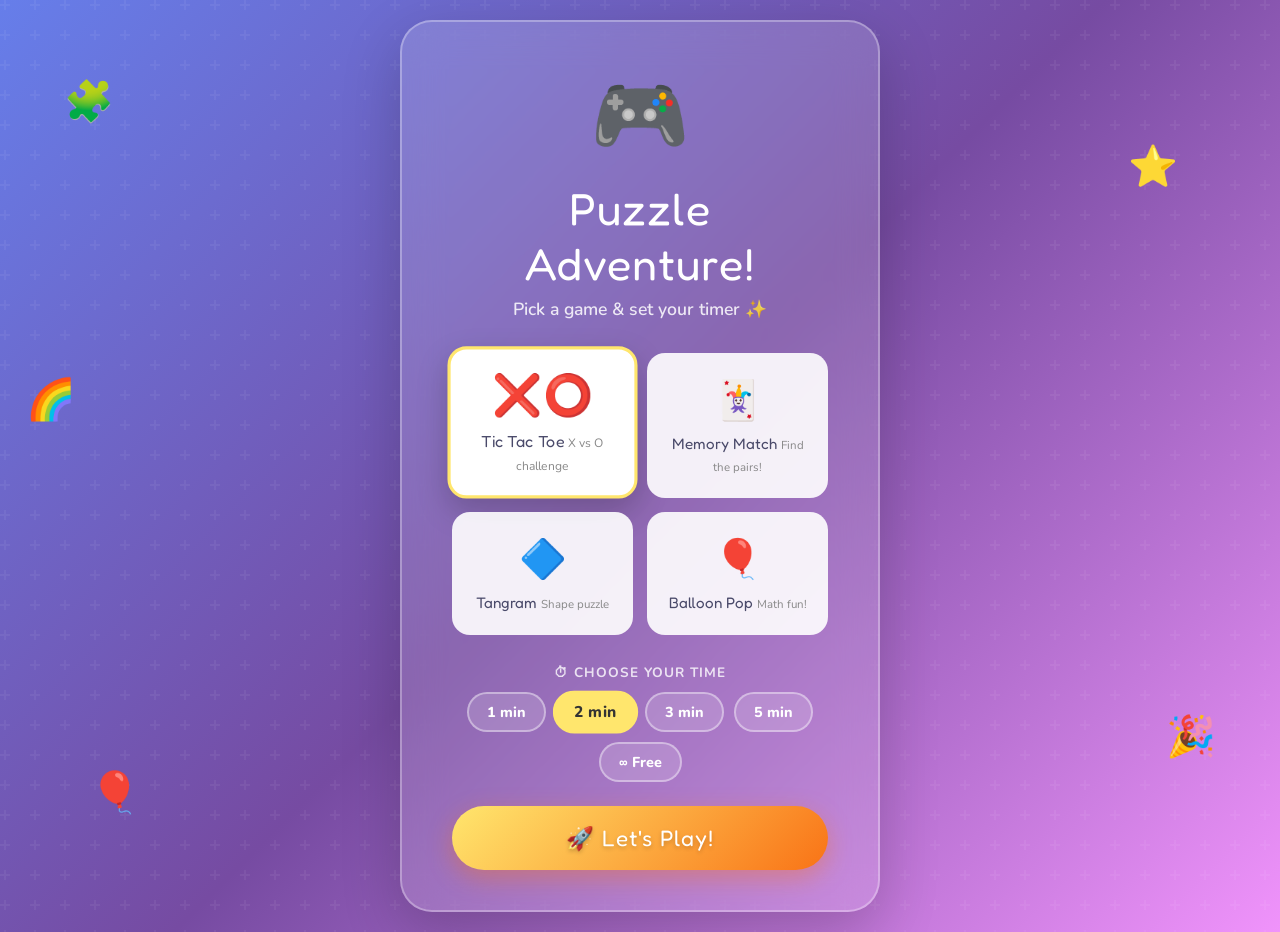
<file: tutor-lab/puzzle-toy/index.html>
<!DOCTYPE html>
<html lang="en">
<head>
<meta charset="UTF-8">
<meta name="viewport" content="width=device-width, initial-scale=1.0">
<title>🎉 Puzzle Adventure!</title>
<style>
@import url('https://fonts.googleapis.com/css2?family=Fredoka+One&family=Nunito:wght@400;600;700;800&display=swap');

:root {
  --bg: #FFF8F0;
  --primary: #FF6B6B;
  --secondary: #4ECDC4;
  --accent: #FFE66D;
  --purple: #A855F7;
  --green: #22C55E;
  --blue: #3B82F6;
  --orange: #F97316;
  --card: #FFFFFF;
  --shadow: 0 8px 32px rgba(0,0,0,0.12);
  --radius: 20px;
}

* { box-sizing: border-box; margin: 0; padding: 0; }

body {
  font-family: 'Nunito', sans-serif;
  background: var(--bg);
  min-height: 100vh;
  overflow-x: hidden;
  background-image: radial-gradient(circle at 10% 20%, rgba(255,107,107,0.08) 0%, transparent 50%),
    radial-gradient(circle at 90% 80%, rgba(78,205,196,0.08) 0%, transparent 50%);
}

h1, h2, h3, .game-title { font-family: 'Fredoka One', cursive; }

/* ========== SCREENS ========== */
.screen { display: none; min-height: 100vh; padding: 20px; }
.screen.active { display: flex; flex-direction: column; align-items: center; }

/* ========== HOME SCREEN ========== */
#home {
  justify-content: center;
  background: linear-gradient(135deg, #667eea 0%, #764ba2 50%, #f093fb 100%);
  position: relative;
  overflow: hidden;
}
#home::before {
  content: '';
  position: absolute;
  inset: 0;
  background: url("data:image/svg+xml,%3Csvg width='60' height='60' viewBox='0 0 60 60' xmlns='http://www.w3.org/2000/svg'%3E%3Cg fill='none' fill-rule='evenodd'%3E%3Cg fill='%23ffffff' fill-opacity='0.05'%3E%3Cpath d='M36 34v-4h-2v4h-4v2h4v4h2v-4h4v-2h-4zm0-30V0h-2v4h-4v2h4v4h2V6h4V4h-4zM6 34v-4H4v4H0v2h4v4h2v-4h4v-2H6zM6 4V0H4v4H0v2h4v4h2V6h4V4H6z'/%3E%3C/g%3E%3C/g%3E%3C/svg%3E");
}
.floating-emoji {
  position: absolute;
  font-size: 2.5rem;
  animation: float 4s ease-in-out infinite;
  pointer-events: none;
}
@keyframes float {
  0%,100% { transform: translateY(0) rotate(0deg); }
  50% { transform: translateY(-20px) rotate(10deg); }
}
.home-card {
  background: rgba(255,255,255,0.15);
  backdrop-filter: blur(20px);
  border: 2px solid rgba(255,255,255,0.3);
  border-radius: 32px;
  padding: 40px 50px;
  text-align: center;
  max-width: 480px;
  width: 100%;
  position: relative;
  z-index: 1;
  box-shadow: 0 20px 60px rgba(0,0,0,0.2);
}
.home-logo { font-size: 5rem; margin-bottom: 10px; }
.home-title { font-family: 'Fredoka One', cursive; font-size: 2.8rem; color: #fff; margin-bottom: 6px; letter-spacing: 1px; }
.home-sub { color: rgba(255,255,255,0.85); font-size: 1.1rem; font-weight: 600; margin-bottom: 32px; }

.game-select-grid {
  display: grid;
  grid-template-columns: 1fr 1fr;
  gap: 14px;
  margin-bottom: 28px;
}
.game-btn {
  background: rgba(255,255,255,0.9);
  border: 3px solid transparent;
  border-radius: 18px;
  padding: 18px 12px;
  cursor: pointer;
  transition: all 0.3s ease;
  text-align: center;
  position: relative;
  overflow: hidden;
}
.game-btn:hover, .game-btn.selected {
  transform: scale(1.05) translateY(-3px);
  box-shadow: 0 12px 30px rgba(0,0,0,0.2);
}
.game-btn.selected { border-color: var(--accent); background: #fff; }
.game-btn .gb-icon { font-size: 2.4rem; display: block; margin-bottom: 6px; }
.game-btn .gb-name { font-family: 'Fredoka One', cursive; font-size: 0.95rem; color: #4a4a6a; }
.game-btn .gb-desc { font-size: 0.72rem; color: #888; margin-top: 2px; }

.time-select-row {
  display: flex;
  gap: 10px;
  justify-content: center;
  margin-bottom: 24px;
  flex-wrap: wrap;
}
.time-btn {
  background: rgba(255,255,255,0.15);
  border: 2px solid rgba(255,255,255,0.4);
  color: #fff;
  border-radius: 50px;
  padding: 8px 18px;
  font-family: 'Nunito', sans-serif;
  font-weight: 800;
  font-size: 0.9rem;
  cursor: pointer;
  transition: all 0.25s;
}
.time-btn:hover, .time-btn.selected {
  background: var(--accent);
  border-color: var(--accent);
  color: #333;
  transform: scale(1.08);
}
.start-btn {
  width: 100%;
  background: linear-gradient(135deg, #FFE66D, #F97316);
  border: none;
  border-radius: 50px;
  padding: 18px;
  font-family: 'Fredoka One', cursive;
  font-size: 1.4rem;
  color: #fff;
  cursor: pointer;
  text-shadow: 0 2px 4px rgba(0,0,0,0.2);
  box-shadow: 0 8px 24px rgba(249,115,22,0.4);
  transition: all 0.3s;
  letter-spacing: 1px;
}
.start-btn:hover { transform: translateY(-3px) scale(1.02); box-shadow: 0 14px 35px rgba(249,115,22,0.5); }
.start-btn:active { transform: translateY(0) scale(0.98); }

/* ========== GAME SCREEN ========== */
#game {
  background: var(--bg);
  padding: 16px;
}
.game-header {
  width: 100%;
  max-width: 700px;
  display: flex;
  align-items: center;
  justify-content: space-between;
  margin-bottom: 16px;
  gap: 12px;
}
.back-btn {
  background: #fff;
  border: 2px solid #e5e7eb;
  border-radius: 50px;
  padding: 8px 16px;
  font-family: 'Nunito', sans-serif;
  font-weight: 800;
  font-size: 0.85rem;
  cursor: pointer;
  color: #555;
  transition: all 0.2s;
}
.back-btn:hover { background: var(--primary); color: #fff; border-color: var(--primary); }
.game-name-badge {
  font-family: 'Fredoka One', cursive;
  font-size: 1.2rem;
  color: var(--purple);
  flex: 1;
  text-align: center;
}
.timer-display {
  background: linear-gradient(135deg, var(--primary), var(--orange));
  color: #fff;
  border-radius: 50px;
  padding: 8px 18px;
  font-family: 'Fredoka One', cursive;
  font-size: 1.1rem;
  min-width: 80px;
  text-align: center;
  box-shadow: 0 4px 12px rgba(255,107,107,0.4);
  transition: background 0.5s;
}
.timer-display.warning { background: linear-gradient(135deg, #f59e0b, #ef4444); animation: pulse-timer 0.8s infinite; }
@keyframes pulse-timer { 0%,100% { transform: scale(1); } 50% { transform: scale(1.06); } }

.score-badge {
  background: var(--accent);
  color: #333;
  border-radius: 50px;
  padding: 8px 16px;
  font-family: 'Fredoka One', cursive;
  font-size: 1rem;
}

/* ========== TANGRAM ========== */
.tangram-container {
  width: 100%;
  max-width: 620px;
  display: flex;
  flex-direction: column;
  align-items: center;
  gap: 16px;
}
.tangram-top {
  display: flex;
  gap: 16px;
  width: 100%;
  justify-content: center;
  flex-wrap: wrap;
}
.tangram-board-wrap {
  background: #fff;
  border-radius: var(--radius);
  padding: 16px;
  box-shadow: var(--shadow);
  position: relative;
}
.tangram-board-label {
  font-family: 'Fredoka One', cursive;
  font-size: 0.85rem;
  color: #888;
  text-align: center;
  margin-bottom: 8px;
}
.tangram-board {
  position: relative;
  border: 2px dashed #ddd;
  border-radius: 12px;
  background: #f9fafb;
  overflow: hidden;
}
.tangram-piece-tray {
  background: #fff;
  border-radius: var(--radius);
  padding: 16px;
  box-shadow: var(--shadow);
}
.tangram-piece-tray h3 { font-family: 'Fredoka One', cursive; color: var(--purple); margin-bottom: 10px; font-size: 0.95rem; }
.tray-pieces { display: flex; flex-wrap: wrap; gap: 10px; justify-content: center; }
.tray-piece-wrap {
  cursor: grab;
  transition: transform 0.2s;
  filter: drop-shadow(2px 3px 4px rgba(0,0,0,0.2));
}
.tray-piece-wrap:hover { transform: scale(1.12); }
.tray-piece-wrap.dragging { opacity: 0.4; cursor: grabbing; }
.tray-piece-wrap.placed { opacity: 0.3; pointer-events: none; }

/* ========== TIC TAC TOE ========== */
.ttt-container {
  width: 100%;
  max-width: 420px;
  display: flex;
  flex-direction: column;
  align-items: center;
  gap: 18px;
}
.ttt-status {
  font-family: 'Fredoka One', cursive;
  font-size: 1.3rem;
  color: var(--purple);
  text-align: center;
  background: #fff;
  padding: 10px 24px;
  border-radius: 50px;
  box-shadow: var(--shadow);
}
.ttt-board {
  display: grid;
  grid-template-columns: repeat(3, 1fr);
  gap: 10px;
  background: #e5e7eb;
  padding: 10px;
  border-radius: 20px;
  box-shadow: var(--shadow);
}
.ttt-cell {
  width: 100px;
  height: 100px;
  background: #fff;
  border-radius: 14px;
  display: flex;
  align-items: center;
  justify-content: center;
  cursor: pointer;
  transition: all 0.2s;
  font-size: 2.8rem;
  position: relative;
  overflow: hidden;
}
.ttt-cell:hover:not(.played) { background: #f3f4f6; transform: scale(1.05); }
.ttt-cell.played { cursor: default; }
.ttt-cell.x-cell { color: var(--primary); }
.ttt-cell.o-cell { color: var(--blue); }
.ttt-cell.winner-cell { background: linear-gradient(135deg, #FFE66D, #F97316); animation: winner-cell-pop 0.5s ease; }
@keyframes winner-cell-pop { 0% { transform: scale(0.8); } 60% { transform: scale(1.15); } 100% { transform: scale(1); } }

.ttt-score-row {
  display: flex;
  gap: 16px;
  justify-content: center;
}
.ttt-score-card {
  background: #fff;
  border-radius: 16px;
  padding: 14px 24px;
  text-align: center;
  box-shadow: var(--shadow);
  min-width: 90px;
}
.ttt-score-card .sc-label { font-size: 0.75rem; color: #888; font-weight: 700; text-transform: uppercase; letter-spacing: 1px; }
.ttt-score-card .sc-num { font-family: 'Fredoka One', cursive; font-size: 2rem; }
.ttt-score-card.x-card .sc-num { color: var(--primary); }
.ttt-score-card.o-card .sc-num { color: var(--blue); }
.ttt-score-card.draw-card .sc-num { color: var(--orange); }
.ttt-next-btn {
  background: linear-gradient(135deg, var(--secondary), var(--blue));
  color: #fff;
  border: none;
  border-radius: 50px;
  padding: 14px 32px;
  font-family: 'Fredoka One', cursive;
  font-size: 1.1rem;
  cursor: pointer;
  transition: all 0.25s;
  box-shadow: 0 6px 18px rgba(78,205,196,0.4);
}
.ttt-next-btn:hover { transform: translateY(-3px); box-shadow: 0 10px 25px rgba(78,205,196,0.5); }
.ttt-mode-row {
  display: flex;
  gap: 10px;
}
.ttt-mode-btn {
  padding: 8px 18px;
  border-radius: 50px;
  border: 2px solid var(--purple);
  background: #fff;
  color: var(--purple);
  font-family: 'Nunito', sans-serif;
  font-weight: 800;
  font-size: 0.85rem;
  cursor: pointer;
  transition: all 0.2s;
}
.ttt-mode-btn.active { background: var(--purple); color: #fff; }

/* ========== TETROMINO ========== */
.tetro-container {
  width: 100%;
  max-width: 620px;
  display: flex;
  flex-direction: column;
  align-items: center;
  gap: 16px;
}
.tetro-board {
  display: grid;
  background: #fff;
  padding: 10px;
  border-radius: var(--radius);
  box-shadow: var(--shadow);
  gap: 3px;
}
.tetro-cell {
  width: 38px;
  height: 38px;
  border-radius: 6px;
  background: #f3f4f6;
  border: 2px solid #e5e7eb;
  transition: all 0.2s;
  display: flex;
  align-items: center;
  justify-content: center;
  font-size: 1rem;
}
.tetro-cell.filled { border-color: transparent; }
.tetro-cell.drop-target { background: rgba(78,205,196,0.25); border-color: var(--secondary); border-style: dashed; }

.tetro-pieces-area {
  background: #fff;
  border-radius: var(--radius);
  padding: 16px;
  box-shadow: var(--shadow);
  width: 100%;
}
.tetro-pieces-area h3 { font-family: 'Fredoka One', cursive; color: var(--orange); margin-bottom: 12px; }
.tetro-pieces-grid { display: flex; flex-wrap: wrap; gap: 14px; justify-content: center; }

.tetro-piece-svg-wrap {
  cursor: grab;
  filter: drop-shadow(2px 4px 6px rgba(0,0,0,0.18));
  transition: transform 0.2s, filter 0.2s;
  border-radius: 10px;
  padding: 6px;
}
.tetro-piece-svg-wrap:hover:not(.placed) { transform: scale(1.1) rotate(-3deg); filter: drop-shadow(4px 6px 10px rgba(0,0,0,0.25)); }
.tetro-piece-svg-wrap.placed { opacity: 0.25; pointer-events: none; }
.tetro-piece-svg-wrap.dragging { opacity: 0.4; cursor: grabbing; }

/* ========== MEMORY MATCH ========== */
.memory-container {
  width: 100%;
  max-width: 560px;
  display: flex;
  flex-direction: column;
  align-items: center;
  gap: 16px;
}
.memory-grid {
  display: grid;
  gap: 10px;
  width: 100%;
}
.memory-card {
  aspect-ratio: 1;
  perspective: 600px;
  cursor: pointer;
}
.memory-card-inner {
  width: 100%;
  height: 100%;
  position: relative;
  transform-style: preserve-3d;
  transition: transform 0.5s cubic-bezier(0.4, 0, 0.2, 1);
  border-radius: 16px;
}
.memory-card.flipped .memory-card-inner { transform: rotateY(180deg); }
.memory-card.matched .memory-card-inner { transform: rotateY(180deg); }
.memory-card.matched .memory-card-front { background: linear-gradient(135deg, #22C55E, #16a34a) !important; }

.memory-card-back, .memory-card-front {
  position: absolute;
  inset: 0;
  border-radius: 16px;
  backface-visibility: hidden;
  display: flex;
  align-items: center;
  justify-content: center;
  box-shadow: 0 4px 16px rgba(0,0,0,0.12);
}
.memory-card-back {
  background: linear-gradient(135deg, var(--purple), #7c3aed);
  font-size: 1.8rem;
  color: rgba(255,255,255,0.3);
}
.memory-card-front {
  background: #fff;
  transform: rotateY(180deg);
  font-size: 2rem;
}
.memory-stats-row {
  display: flex;
  gap: 14px;
  flex-wrap: wrap;
  justify-content: center;
}
.memory-stat {
  background: #fff;
  border-radius: 16px;
  padding: 10px 20px;
  text-align: center;
  box-shadow: var(--shadow);
}
.memory-stat .ms-label { font-size: 0.72rem; color: #888; font-weight: 700; text-transform: uppercase; }
.memory-stat .ms-val { font-family: 'Fredoka One', cursive; font-size: 1.6rem; color: var(--purple); }

/* ========== BALLOON POP ========== */
.balloon-container {
  width: 100%;
  max-width: 500px;
  display: flex;
  flex-direction: column;
  align-items: center;
  gap: 12px;
}
.balloon-question {
  background: #fff;
  border-radius: var(--radius);
  padding: 20px 28px;
  text-align: center;
  box-shadow: var(--shadow);
  width: 100%;
}
.balloon-question .bq-label { font-size: 0.8rem; color: #888; font-weight: 700; text-transform: uppercase; margin-bottom: 6px; }
.balloon-question .bq-math { font-family: 'Fredoka One', cursive; font-size: 2.5rem; color: var(--purple); }

.balloons-area {
  display: flex;
  flex-wrap: wrap;
  gap: 16px;
  justify-content: center;
  width: 100%;
  padding: 10px;
}
.balloon-btn {
  display: flex;
  flex-direction: column;
  align-items: center;
  cursor: pointer;
  transition: all 0.2s;
  position: relative;
}
.balloon-btn:hover { transform: scale(1.08) translateY(-4px); }
.balloon-btn svg { display: block; }
.balloon-answer-text {
  position: absolute;
  top: 38%;
  left: 50%;
  transform: translate(-50%, -50%);
  font-family: 'Fredoka One', cursive;
  font-size: 1.3rem;
  color: #fff;
  text-shadow: 0 2px 4px rgba(0,0,0,0.3);
  pointer-events: none;
}
.balloon-btn.pop { animation: balloonPop 0.4s ease forwards; }
.balloon-btn.wrong { animation: baloonWrong 0.4s ease; }
@keyframes balloonPop {
  0% { transform: scale(1); }
  50% { transform: scale(1.3); opacity: 0.5; }
  100% { transform: scale(0); opacity: 0; }
}
@keyframes baloonWrong {
  0%,100% { transform: translateX(0); }
  25% { transform: translateX(-8px); }
  75% { transform: translateX(8px); }
}
.balloon-progress {
  background: #fff;
  border-radius: 50px;
  padding: 8px 20px;
  font-family: 'Fredoka One', cursive;
  font-size: 1rem;
  color: var(--orange);
  box-shadow: var(--shadow);
}

/* ========== CELEBRATION ========== */
#celebration {
  background: linear-gradient(135deg, #1a1a2e, #16213e, #0f3460);
  justify-content: center;
  align-items: center;
  text-align: center;
  position: relative;
  overflow: hidden;
}
.confetti-canvas {
  position: absolute;
  inset: 0;
  pointer-events: none;
}
.celebration-card {
  background: rgba(255,255,255,0.1);
  backdrop-filter: blur(20px);
  border: 2px solid rgba(255,255,255,0.2);
  border-radius: 32px;
  padding: 48px 40px;
  max-width: 440px;
  width: 90%;
  position: relative;
  z-index: 1;
  animation: celebCardIn 0.8s cubic-bezier(0.34, 1.56, 0.64, 1);
}
@keyframes celebCardIn {
  0% { opacity: 0; transform: scale(0.4) translateY(100px); }
  100% { opacity: 1; transform: scale(1) translateY(0); }
}
.celeb-emoji { font-size: 5rem; margin-bottom: 10px; animation: celebSpin 1s ease; }
@keyframes celebSpin { 0% { transform: rotate(-20deg) scale(0); } 100% { transform: rotate(0) scale(1); } }
.celeb-title { font-family: 'Fredoka One', cursive; font-size: 2.8rem; color: var(--accent); margin-bottom: 8px; }
.celeb-subtitle { color: rgba(255,255,255,0.8); font-size: 1.1rem; font-weight: 700; margin-bottom: 28px; }
.celeb-stats {
  display: flex;
  gap: 16px;
  justify-content: center;
  margin-bottom: 32px;
  flex-wrap: wrap;
}
.celeb-stat {
  background: rgba(255,255,255,0.1);
  border-radius: 16px;
  padding: 14px 20px;
  min-width: 100px;
}
.celeb-stat .cs-label { font-size: 0.72rem; color: rgba(255,255,255,0.6); font-weight: 700; text-transform: uppercase; margin-bottom: 4px; }
.celeb-stat .cs-val { font-family: 'Fredoka One', cursive; font-size: 1.8rem; color: var(--accent); }
.celeb-stars { font-size: 2rem; margin-bottom: 24px; letter-spacing: 4px; }
.celeb-btns { display: flex; gap: 12px; justify-content: center; flex-wrap: wrap; }
.celeb-btn {
  padding: 14px 28px;
  border-radius: 50px;
  border: none;
  font-family: 'Fredoka One', cursive;
  font-size: 1.05rem;
  cursor: pointer;
  transition: all 0.25s;
}
.celeb-btn.primary { background: linear-gradient(135deg, var(--accent), var(--orange)); color: #fff; box-shadow: 0 6px 20px rgba(249,115,22,0.4); }
.celeb-btn.secondary { background: rgba(255,255,255,0.15); color: #fff; border: 2px solid rgba(255,255,255,0.3); }
.celeb-btn:hover { transform: translateY(-3px); }

/* ========== TIME UP SCREEN ========== */
#timeup {
  background: linear-gradient(135deg, #f97316, #ef4444, #ec4899);
  justify-content: center;
  align-items: center;
  text-align: center;
}
.timeup-card {
  background: rgba(255,255,255,0.15);
  backdrop-filter: blur(20px);
  border: 2px solid rgba(255,255,255,0.3);
  border-radius: 32px;
  padding: 48px 40px;
  max-width: 400px;
  width: 90%;
  animation: shake 0.5s ease;
}
@keyframes shake {
  0%,100% { transform: translateX(0); }
  20%,60% { transform: translateX(-10px); }
  40%,80% { transform: translateX(10px); }
}
.timeup-emoji { font-size: 5rem; margin-bottom: 12px; }
.timeup-title { font-family: 'Fredoka One', cursive; font-size: 2.5rem; color: var(--accent); margin-bottom: 8px; }
.timeup-sub { color: rgba(255,255,255,0.85); font-size: 1rem; font-weight: 600; margin-bottom: 28px; }

/* ========== UTILS ========== */
.action-btn {
  background: linear-gradient(135deg, var(--primary), var(--orange));
  color: #fff;
  border: none;
  border-radius: 50px;
  padding: 12px 28px;
  font-family: 'Fredoka One', cursive;
  font-size: 1rem;
  cursor: pointer;
  transition: all 0.25s;
  box-shadow: 0 6px 20px rgba(255,107,107,0.3);
}
.action-btn:hover { transform: translateY(-2px); box-shadow: 0 10px 28px rgba(255,107,107,0.4); }

.progress-bar-wrap {
  width: 100%;
  max-width: 700px;
  background: #e5e7eb;
  border-radius: 50px;
  height: 10px;
  overflow: hidden;
  margin-bottom: 4px;
}
.progress-bar-fill {
  height: 100%;
  background: linear-gradient(90deg, var(--secondary), var(--blue));
  border-radius: 50px;
  transition: width 1s linear;
}
.progress-bar-fill.warning { background: linear-gradient(90deg, #f59e0b, #ef4444); }

/* ========== DRAG GHOST ========== */
#drag-ghost {
  position: fixed;
  pointer-events: none;
  z-index: 9999;
  opacity: 0.85;
  transform: translate(-50%, -50%);
  display: none;
  filter: drop-shadow(4px 8px 16px rgba(0,0,0,0.35));
}

/* RESPONSIVE */
@media (max-width: 500px) {
  .ttt-cell { width: 80px; height: 80px; font-size: 2.2rem; }
  .tetro-cell { width: 30px; height: 30px; }
  .home-title { font-size: 2.2rem; }
  .game-select-grid { grid-template-columns: 1fr 1fr; }
}
@media (max-width: 380px) {
  .ttt-cell { width: 66px; height: 66px; font-size: 1.8rem; }
  .tetro-cell { width: 26px; height: 26px; }
}
</style>
</head>
<body>

<!-- HOME -->
<div id="home" class="screen active">
  <div class="floating-emoji" style="top:8%;left:5%;animation-delay:0s">🧩</div>
  <div class="floating-emoji" style="top:15%;right:8%;animation-delay:0.7s">⭐</div>
  <div class="floating-emoji" style="bottom:12%;left:7%;animation-delay:1.2s">🎈</div>
  <div class="floating-emoji" style="bottom:18%;right:5%;animation-delay:0.4s">🎉</div>
  <div class="floating-emoji" style="top:40%;left:2%;animation-delay:1.8s">🌈</div>

  <div class="home-card">
    <div class="home-logo">🎮</div>
    <div class="home-title">Puzzle Adventure!</div>
    <div class="home-sub">Pick a game & set your timer ✨</div>

    <div class="game-select-grid">
      <div class="game-btn selected" data-game="ttt" onclick="selectGame(this)">
        <span class="gb-icon">❌⭕</span>
        <span class="gb-name">Tic Tac Toe</span>
        <span class="gb-desc">X vs O challenge</span>
      </div>
      <div class="game-btn" data-game="memory" onclick="selectGame(this)">
        <span class="gb-icon">🃏</span>
        <span class="gb-name">Memory Match</span>
        <span class="gb-desc">Find the pairs!</span>
      </div>
      <div class="game-btn" data-game="tangram" onclick="selectGame(this)">
        <span class="gb-icon">🔷</span>
        <span class="gb-name">Tangram</span>
        <span class="gb-desc">Shape puzzle</span>
      </div>
      <div class="game-btn" data-game="balloon" onclick="selectGame(this)">
        <span class="gb-icon">🎈</span>
        <span class="gb-name">Balloon Pop</span>
        <span class="gb-desc">Math fun!</span>
      </div>
    </div>

    <div style="color:rgba(255,255,255,0.8);font-size:0.85rem;font-weight:700;margin-bottom:10px;text-transform:uppercase;letter-spacing:1px;">⏱ Choose Your Time</div>
    <div class="time-select-row">
      <button class="time-btn" data-time="60" onclick="selectTime(this)">1 min</button>
      <button class="time-btn selected" data-time="120" onclick="selectTime(this)">2 min</button>
      <button class="time-btn" data-time="180" onclick="selectTime(this)">3 min</button>
      <button class="time-btn" data-time="300" onclick="selectTime(this)">5 min</button>
      <button class="time-btn" data-time="0" onclick="selectTime(this)">∞ Free</button>
    </div>

    <button class="start-btn" onclick="startGame()">🚀 Let's Play!</button>
  </div>
</div>

<!-- GAME SCREEN -->
<div id="game" class="screen">
  <div class="game-header">
    <button class="back-btn" onclick="goHome()">← Home</button>
    <div class="game-name-badge" id="game-name-badge">Game</div>
    <div class="timer-display" id="timer-display">2:00</div>
    <div class="score-badge" id="score-badge">⭐ 0</div>
  </div>
  <div class="progress-bar-wrap"><div class="progress-bar-fill" id="progress-bar" style="width:100%"></div></div>
  <div id="game-area" style="width:100%;display:flex;justify-content:center;margin-top:16px;"></div>
</div>

<!-- CELEBRATION -->
<div id="celebration" class="screen">
  <canvas class="confetti-canvas" id="confetti-canvas"></canvas>
  <div class="celebration-card">
    <div class="celeb-emoji" id="celeb-emoji">🏆</div>
    <div class="celeb-title" id="celeb-title">Amazing!</div>
    <div class="celeb-subtitle" id="celeb-subtitle">You completed the puzzle!</div>
    <div class="celeb-stars" id="celeb-stars">⭐⭐⭐</div>
    <div class="celeb-stats">
      <div class="celeb-stat"><div class="cs-label">Time Left</div><div class="cs-val" id="cs-time">1:23</div></div>
      <div class="celeb-stat"><div class="cs-label">Score</div><div class="cs-val" id="cs-score">100</div></div>
      <div class="celeb-stat"><div class="cs-label">Stars</div><div class="cs-val" id="cs-stars">⭐⭐⭐</div></div>
    </div>
    <div class="celeb-btns">
      <button class="celeb-btn primary" onclick="restartGame()">🔄 Play Again</button>
      <button class="celeb-btn secondary" onclick="goHome()">🏠 Home</button>
    </div>
  </div>
</div>

<!-- TIME UP -->
<div id="timeup" class="screen">
  <div class="timeup-card">
    <div class="timeup-emoji">⏰</div>
    <div class="timeup-title">Time's Up!</div>
    <div class="timeup-sub">Don't worry – practice makes perfect! 💪</div>
    <div style="display:flex;gap:12px;justify-content:center;flex-wrap:wrap;">
      <button class="celeb-btn primary" onclick="restartGame()">🔄 Try Again</button>
      <button class="celeb-btn secondary" style="background:rgba(255,255,255,0.2);color:#fff;border:2px solid rgba(255,255,255,0.4);" onclick="goHome()">🏠 Home</button>
    </div>
  </div>
</div>

<div id="drag-ghost"></div>

<script>
// ============================================================
// GLOBAL STATE
// ============================================================
let selectedGame = 'ttt';
let selectedTime = 120;
let timerInterval = null;
let timeLeft = 0;
let totalTime = 0;
let score = 0;
let gameActive = false;

function selectGame(el) {
  document.querySelectorAll('.game-btn').forEach(b => b.classList.remove('selected'));
  el.classList.add('selected');
  selectedGame = el.dataset.game;
}
function selectTime(el) {
  document.querySelectorAll('.time-btn').forEach(b => b.classList.remove('selected'));
  el.classList.add('selected');
  selectedTime = parseInt(el.dataset.time);
}

function showScreen(id) {
  document.querySelectorAll('.screen').forEach(s => s.classList.remove('active'));
  document.getElementById(id).classList.add('active');
}

function goHome() {
  stopTimer();
  showScreen('home');
  gameActive = false;
}

function startGame() {
  score = 0;
  timeLeft = selectedTime || 0;
  totalTime = timeLeft;
  gameActive = true;
  showScreen('game');
  updateTimerDisplay();
  updateScore();
  document.getElementById('progress-bar').style.width = '100%';
  document.getElementById('progress-bar').classList.remove('warning');
  document.querySelector('#timer-display').classList.remove('warning');
  renderGame(selectedGame);
  if (selectedTime > 0) startTimer();
}

function restartGame() {
  startGame();
}

function startTimer() {
  stopTimer();
  timerInterval = setInterval(() => {
    if (!gameActive) return;
    timeLeft--;
    updateTimerDisplay();
    const pct = totalTime > 0 ? (timeLeft / totalTime) * 100 : 100;
    document.getElementById('progress-bar').style.width = pct + '%';
    if (pct < 30) {
      document.getElementById('progress-bar').classList.add('warning');
      document.querySelector('#timer-display').classList.add('warning');
    }
    if (timeLeft <= 0) {
      stopTimer();
      gameActive = false;
      showScreen('timeup');
    }
  }, 1000);
}

function stopTimer() {
  if (timerInterval) clearInterval(timerInterval);
  timerInterval = null;
}

function updateTimerDisplay() {
  if (selectedTime === 0) {
    document.getElementById('timer-display').textContent = '∞';
    return;
  }
  const m = Math.floor(timeLeft / 60);
  const s = timeLeft % 60;
  document.getElementById('timer-display').textContent = m + ':' + String(s).padStart(2, '0');
}

function updateScore() {
  document.getElementById('score-badge').textContent = '⭐ ' + score;
}

function addScore(pts) {
  score += pts;
  updateScore();
  const badge = document.getElementById('score-badge');
  badge.style.transform = 'scale(1.3)';
  setTimeout(() => badge.style.transform = 'scale(1)', 300);
}

function celebrate(msg) {
  stopTimer();
  gameActive = false;
  const left = selectedTime > 0 ? timeLeft : 0;
  const m = Math.floor(left / 60), s = left % 60;
  const pct = totalTime > 0 ? left / totalTime : 0.5;
  const stars = pct > 0.6 ? 3 : pct > 0.3 ? 2 : 1;
  const starStr = '⭐'.repeat(stars);
  const emojis = ['🏆','🎊','🥳','🌟','🎉'];
  document.getElementById('celeb-emoji').textContent = emojis[Math.floor(Math.random()*emojis.length)];
  document.getElementById('celeb-title').textContent = ['Amazing!','Fantastic!','Superstar!','Brilliant!','Incredible!'][Math.floor(Math.random()*5)];
  document.getElementById('celeb-subtitle').textContent = msg || 'You completed the puzzle!';
  document.getElementById('celeb-stars').textContent = starStr;
  document.getElementById('cs-time').textContent = totalTime > 0 ? m+':'+String(s).padStart(2,'0') : '∞';
  document.getElementById('cs-score').textContent = score;
  document.getElementById('cs-stars').textContent = starStr;
  showScreen('celebration');
  startConfetti();
}

// ============================================================
// GAME ROUTER
// ============================================================
function renderGame(g) {
  const names = {ttt:'Tic Tac Toe',memory:'Memory Match',tangram:'Tangram Puzzle',balloon:'Balloon Pop Math'};
  document.getElementById('game-name-badge').textContent = names[g] || g;
  const area = document.getElementById('game-area');
  area.innerHTML = '';
  if (g === 'ttt') renderTTT(area);
  else if (g === 'memory') renderMemory(area);
  else if (g === 'tangram') renderTangram(area);
  else if (g === 'balloon') renderBalloon(area);
}

// ============================================================
// TIC TAC TOE
// ============================================================
let tttBoard, tttCurrent, tttScores, tttAI, tttOver;
function renderTTT(area) {
  tttBoard = Array(9).fill('');
  tttCurrent = 'X';
  tttScores = {X:0, O:0, D:0};
  tttAI = true;
  tttOver = false;

  area.innerHTML = `
  <div class="ttt-container">
    <div class="ttt-mode-row">
      <button class="ttt-mode-btn active" id="ttt-2p" onclick="tttSetMode(false)">👤 vs 👤</button>
      <button class="ttt-mode-btn" id="ttt-ai" onclick="tttSetMode(true)">👤 vs 🤖</button>
    </div>
    <div class="ttt-status" id="ttt-status">Your turn! ❌</div>
    <div class="ttt-board" id="ttt-board"></div>
    <div class="ttt-score-row">
      <div class="ttt-score-card x-card"><div class="sc-label">❌ Player</div><div class="sc-num" id="sc-x">0</div></div>
      <div class="ttt-score-card draw-card"><div class="sc-label">🤝 Draw</div><div class="sc-num" id="sc-d">0</div></div>
      <div class="ttt-score-card o-card"><div class="sc-label">⭕ ${tttAI?'Robot':'Player 2'}</div><div class="sc-num" id="sc-o">0</div></div>
    </div>
    <button class="ttt-next-btn" onclick="tttReset()">🔄 New Round</button>
  </div>`;
  tttRenderBoard();
}
function tttSetMode(ai) {
  tttAI = ai;
  document.getElementById('ttt-2p').classList.toggle('active', !ai);
  document.getElementById('ttt-ai').classList.toggle('active', ai);
  document.querySelector('#sc-o').closest('.ttt-score-card').querySelector('.sc-label').textContent = '⭕ '+(ai?'Robot':'Player 2');
  tttReset();
}
function tttRenderBoard() {
  const board = document.getElementById('ttt-board');
  if (!board) return;
  board.innerHTML = '';
  tttBoard.forEach((v, i) => {
    const cell = document.createElement('div');
    cell.className = 'ttt-cell' + (v ? ' played '+v.toLowerCase()+'-cell' : '');
    cell.textContent = v === 'X' ? '❌' : v === 'O' ? '⭕' : '';
    if (!v && !tttOver) cell.onclick = () => tttPlay(i);
    board.appendChild(cell);
  });
}
function tttPlay(i) {
  if (tttBoard[i] || tttOver) return;
  tttBoard[i] = tttCurrent;
  tttRenderBoard();
  const w = tttCheckWin();
  if (w) { tttEndRound(w); return; }
  if (tttBoard.every(c=>c)) { tttEndRound('D'); return; }
  tttCurrent = tttCurrent === 'X' ? 'O' : 'X';
  tttUpdateStatus();
  if (tttAI && tttCurrent === 'O') setTimeout(tttAIMove, 500);
}
function tttAIMove() {
  // Try win, then block, then center, then random
  const best = tttFindMove('O') ?? tttFindMove('X') ?? (tttBoard[4]===''?4:null) ?? tttBoard.map((v,i)=>v===''?i:-1).filter(i=>i>=0)[0];
  if (best !== null && best !== undefined) tttPlay(best);
}
function tttFindMove(p) {
  const wins = [[0,1,2],[3,4,5],[6,7,8],[0,3,6],[1,4,7],[2,5,8],[0,4,8],[2,4,6]];
  for (const [a,b,c] of wins) {
    const line = [tttBoard[a],tttBoard[b],tttBoard[c]];
    if (line.filter(x=>x===p).length===2 && line.includes('')) {
      return [a,b,c][line.indexOf('')];
    }
  }
  return null;
}
function tttCheckWin() {
  const wins = [[0,1,2],[3,4,5],[6,7,8],[0,3,6],[1,4,7],[2,5,8],[0,4,8],[2,4,6]];
  for (const [a,b,c] of wins) {
    if (tttBoard[a] && tttBoard[a]===tttBoard[b] && tttBoard[b]===tttBoard[c]) return tttBoard[a];
  }
  return null;
}
function tttEndRound(result) {
  tttOver = true;
  if (result === 'D') {
    tttScores.D++;
    document.getElementById('ttt-status').textContent = "🤝 It's a Draw!";
  } else {
    tttScores[result]++;
    const isWin = result === 'X' || (!tttAI && result === 'O');
    document.getElementById('ttt-status').textContent = result === 'X' ? '🎉 Player 1 Wins!' : (tttAI ? '🤖 Robot Wins!' : '🎉 Player 2 Wins!');
    if (isWin) addScore(10);
    // highlight winning cells
    const wins = [[0,1,2],[3,4,5],[6,7,8],[0,3,6],[1,4,7],[2,5,8],[0,4,8],[2,4,6]];
    for (const [a,b,c] of wins) {
      if (tttBoard[a]===result&&tttBoard[b]===result&&tttBoard[c]===result) {
        [a,b,c].forEach(idx => {
          const cells = document.querySelectorAll('.ttt-cell');
          cells[idx].classList.add('winner-cell');
        });
      }
    }
  }
  document.getElementById('sc-x').textContent = tttScores.X;
  document.getElementById('sc-o').textContent = tttScores.O;
  document.getElementById('sc-d').textContent = tttScores.D;
  if (tttScores.X >= 3 || tttScores.O >= 3) {
    setTimeout(() => celebrate('You mastered Tic Tac Toe! 🎯'), 500);
  }
}
function tttUpdateStatus() {
  const s = document.getElementById('ttt-status');
  if (!s) return;
  if (tttCurrent === 'X') s.textContent = 'Your turn! ❌';
  else s.textContent = tttAI ? '🤖 Robot thinking...' : 'Player 2\'s turn! ⭕';
}
function tttReset() {
  tttBoard = Array(9).fill('');
  tttCurrent = 'X';
  tttOver = false;
  tttRenderBoard();
  tttUpdateStatus();
}

// ============================================================
// MEMORY MATCH
// ============================================================
const memEmojis = ['🦁','🐯','🐻','🦊','🐸','🦄','🐳','🦋','🌈','🍕','🎸','⭐','🚀','🎨','🍦','🦀'];
let memCards, memFlipped, memMatched, memMoves, memLock;
function renderMemory(area) {
  const pairs = memEmojis.slice(0, 8);
  const deck = [...pairs,...pairs].sort(()=>Math.random()-0.5);
  memCards = deck;
  memFlipped = [];
  memMatched = [];
  memMoves = 0;
  memLock = false;

  area.innerHTML = `
  <div class="memory-container">
    <div class="memory-stats-row">
      <div class="memory-stat"><div class="ms-label">Moves</div><div class="ms-val" id="mem-moves">0</div></div>
      <div class="memory-stat"><div class="ms-label">Pairs Found</div><div class="ms-val" id="mem-pairs">0/8</div></div>
    </div>
    <div class="memory-grid" id="mem-grid" style="grid-template-columns:repeat(4,1fr);max-width:360px;width:100%;"></div>
    <button class="action-btn" onclick="renderMemory(document.getElementById('game-area'))">🔄 Shuffle</button>
  </div>`;

  const grid = document.getElementById('mem-grid');
  deck.forEach((em, i) => {
    const card = document.createElement('div');
    card.className = 'memory-card';
    card.dataset.index = i;
    card.dataset.emoji = em;
    card.innerHTML = `<div class="memory-card-inner"><div class="memory-card-back">🎴</div><div class="memory-card-front">${em}</div></div>`;
    card.onclick = () => memFlip(i, card);
    grid.appendChild(card);
  });
}
function memFlip(i, card) {
  if (memLock || memFlipped.includes(i) || memMatched.includes(i)) return;
  card.classList.add('flipped');
  memFlipped.push(i);
  if (memFlipped.length === 2) {
    memMoves++;
    document.getElementById('mem-moves').textContent = memMoves;
    memLock = true;
    const [a, b] = memFlipped;
    const cards = document.querySelectorAll('.memory-card');
    if (memCards[a] === memCards[b]) {
      memMatched.push(a, b);
      cards[a].classList.add('matched');
      cards[b].classList.add('matched');
      memFlipped = [];
      memLock = false;
      addScore(5);
      document.getElementById('mem-pairs').textContent = (memMatched.length/2)+'/8';
      if (memMatched.length === 16) setTimeout(() => celebrate('All pairs matched! Great memory! 🧠'), 400);
    } else {
      setTimeout(() => {
        cards[a].classList.remove('flipped');
        cards[b].classList.remove('flipped');
        memFlipped = [];
        memLock = false;
      }, 900);
    }
  }
}

// ============================================================
// TANGRAM
// ============================================================
const tangramShapes = [
  { id:'lt', label:'Large Triangle 1', color:'#EF4444', path:'M 0 0 L 120 0 L 0 120 Z', w:130, h:130 },
  { id:'lt2', label:'Large Triangle 2', color:'#3B82F6', path:'M 120 0 L 120 120 L 0 120 Z', w:130, h:130 },
  { id:'mt', label:'Medium Triangle', color:'#22C55E', path:'M 0 0 L 80 0 L 0 80 Z', w:90, h:90 },
  { id:'st1', label:'Small Triangle 1', color:'#F97316', path:'M 0 0 L 56 0 L 0 56 Z', w:66, h:66 },
  { id:'st2', label:'Small Triangle 2', color:'#A855F7', path:'M 0 0 L 56 0 L 56 56 Z', w:66, h:66 },
  { id:'sq', label:'Square', color:'#FFE66D', path:'M 0 0 L 60 0 L 60 60 L 0 60 Z', w:70, h:70 },
  { id:'par', label:'Parallelogram', color:'#EC4899', path:'M 30 0 L 90 0 L 60 60 L 0 60 Z', w:100, h:70 },
];
let tanPlaced = {};
let dragData = null;

function renderTangram(area) {
  tanPlaced = {};
  area.innerHTML = `
  <div class="tangram-container">
    <div style="background:#fff;border-radius:20px;padding:16px;box-shadow:var(--shadow);text-align:center;width:100%;max-width:460px;">
      <div style="font-family:'Fredoka One',cursive;color:var(--purple);font-size:1.1rem;margin-bottom:10px;">🎯 Arrange the tangram pieces!</div>
      <div style="font-size:0.8rem;color:#888;font-weight:700;">Drag pieces and arrange them however you like. Place all 7 to win!</div>
    </div>
    <div class="tangram-board-wrap">
      <div class="tangram-board-label">Drop Zone 🎯</div>
      <div class="tangram-board" id="tan-board" style="width:280px;height:280px;"
        ondragover="event.preventDefault()"
        ondrop="tanDrop(event)">
        <div id="tan-placed-container" style="position:absolute;inset:0;pointer-events:none;"></div>
      </div>
    </div>
    <div class="tangram-piece-tray">
      <h3>🧩 Your Pieces (${tangramShapes.length} total)</h3>
      <div class="tray-pieces" id="tan-tray"></div>
    </div>
    <div style="font-family:'Fredoka One',cursive;color:var(--green);font-size:0.9rem;" id="tan-progress">
      Placed: 0 / ${tangramShapes.length}
    </div>
    <button class="action-btn" onclick="tanReset()">🔄 Reset Pieces</button>
  </div>`;

  const tray = document.getElementById('tan-tray');
  tangramShapes.forEach(sh => {
    const wrap = document.createElement('div');
    wrap.className = 'tray-piece-wrap';
    wrap.id = 'tray-' + sh.id;
    wrap.draggable = true;
    wrap.title = sh.label;
    wrap.innerHTML = `<svg width="${sh.w}" height="${sh.h}" viewBox="0 0 ${sh.w} ${sh.h}"><path d="${sh.path}" fill="${sh.color}" stroke="#fff" stroke-width="2"/></svg>`;
    wrap.addEventListener('dragstart', e => {
      dragData = sh;
      wrap.classList.add('dragging');
      const ghost = document.getElementById('drag-ghost');
      ghost.innerHTML = `<svg width="${sh.w}" height="${sh.h}" viewBox="0 0 ${sh.w} ${sh.h}"><path d="${sh.path}" fill="${sh.color}" stroke="#fff" stroke-width="2"/></svg>`;
      ghost.style.display = 'block';
      e.dataTransfer.setDragImage(new Image(), 0, 0);
    });
    wrap.addEventListener('dragend', () => {
      wrap.classList.remove('dragging');
      document.getElementById('drag-ghost').style.display = 'none';
    });
    // Touch
    wrap.addEventListener('touchstart', e => { dragData = sh; tanTouchStart(e, sh); }, {passive:true});
    tray.appendChild(wrap);
  });

  document.addEventListener('mousemove', e => {
    const ghost = document.getElementById('drag-ghost');
    if (ghost.style.display !== 'none') {
      ghost.style.left = e.clientX + 'px';
      ghost.style.top = e.clientY + 'px';
    }
  });
}

function tanDrop(event) {
  if (!dragData) return;
  event.preventDefault();
  const board = document.getElementById('tan-board');
  const rect = board.getBoundingClientRect();
  const x = event.clientX - rect.left - dragData.w/2;
  const y = event.clientY - rect.top - dragData.h/2;
  tanPlacePiece(dragData, x, y);
  dragData = null;
}

function tanPlacePiece(sh, x, y) {
  if (tanPlaced[sh.id]) return;
  tanPlaced[sh.id] = true;
  document.getElementById('tray-'+sh.id).classList.add('placed');
  const container = document.getElementById('tan-placed-container');
  const pieceEl = document.createElement('div');
  pieceEl.style.position = 'absolute';
  pieceEl.style.left = Math.max(0, Math.min(x, 280-sh.w)) + 'px';
  pieceEl.style.top = Math.max(0, Math.min(y, 280-sh.h)) + 'px';
  pieceEl.style.pointerEvents = 'all';
  pieceEl.style.cursor = 'move';
  pieceEl.innerHTML = `<svg width="${sh.w}" height="${sh.h}" viewBox="0 0 ${sh.w} ${sh.h}"><path d="${sh.path}" fill="${sh.color}" stroke="#fff" stroke-width="2" opacity="0.92"/></svg>`;
  pieceEl.style.animation = 'celebCardIn 0.3s ease';
  // Make draggable within board
  let dragging = false, ox, oy;
  pieceEl.addEventListener('mousedown', e => {
    dragging = true;
    ox = e.clientX - pieceEl.offsetLeft;
    oy = e.clientY - pieceEl.offsetTop;
    pieceEl.style.zIndex = 10;
  });
  document.addEventListener('mousemove', e => {
    if (!dragging) return;
    const board = document.getElementById('tan-board');
    if (!board) { dragging = false; return; }
    const rect = board.getBoundingClientRect();
    pieceEl.style.left = Math.max(0, Math.min(e.clientX - rect.left - ox + pieceEl.offsetLeft, 280-sh.w)) + 'px';
    pieceEl.style.top = Math.max(0, Math.min(e.clientY - rect.top - oy + pieceEl.offsetTop, 280-sh.h)) + 'px';
  });
  document.addEventListener('mouseup', () => { dragging = false; pieceEl.style.zIndex = 1; });
  container.appendChild(pieceEl);
  addScore(10);
  const placed = Object.keys(tanPlaced).length;
  const prog = document.getElementById('tan-progress');
  if (prog) prog.textContent = `Placed: ${placed} / ${tangramShapes.length}`;
  if (placed === tangramShapes.length) setTimeout(() => celebrate('You placed all tangram pieces! 🔷'), 400);
}

// Touch support for tangram
let tanTouchEl = null, tanTouchSh = null;
function tanTouchStart(e, sh) {
  tanTouchSh = sh;
}

function tanReset() {
  tanPlaced = {};
  tangramShapes.forEach(sh => {
    const el = document.getElementById('tray-'+sh.id);
    if (el) el.classList.remove('placed');
  });
  const container = document.getElementById('tan-placed-container');
  if (container) container.innerHTML = '';
  const prog = document.getElementById('tan-progress');
  if (prog) prog.textContent = `Placed: 0 / ${tangramShapes.length}`;
}

// ============================================================
// BALLOON POP MATH
// ============================================================
const balloonColors = ['#EF4444','#F97316','#EAB308','#22C55E','#3B82F6','#A855F7','#EC4899','#06B6D4'];
let balloonQ, balloonAnswer, balloonRound, balloonTotal;
function renderBalloon(area) {
  balloonRound = 0;
  balloonTotal = 8;
  area.innerHTML = `
  <div class="balloon-container" id="balloon-game">
    <div class="balloon-question"><div class="bq-label">🎈 Pop the right answer!</div><div class="bq-math" id="bq-math">?</div></div>
    <div class="balloons-area" id="balloons-area"></div>
    <div class="balloon-progress" id="balloon-progress">Question 1 of ${balloonTotal}</div>
  </div>`;
  nextBalloonQ();
}
function nextBalloonQ() {
  if (balloonRound >= balloonTotal) { celebrate('All balloons popped correctly! 🎈'); return; }
  balloonRound++;
  document.getElementById('balloon-progress').textContent = `Question ${balloonRound} of ${balloonTotal}`;
  // Generate question
  const ops = ['+','-','×'];
  const op = ops[Math.floor(Math.random()*ops.length)];
  let a, b, ans;
  if (op==='+') { a=Math.floor(Math.random()*10)+1; b=Math.floor(Math.random()*10)+1; ans=a+b; }
  else if (op==='-') { a=Math.floor(Math.random()*10)+5; b=Math.floor(Math.random()*a)+1; ans=a-b; }
  else { a=Math.floor(Math.random()*6)+1; b=Math.floor(Math.random()*5)+1; ans=a*b; }
  balloonAnswer = ans;
  document.getElementById('bq-math').textContent = `${a} ${op} ${b} = ?`;
  // Generate wrong answers
  const wrongs = new Set();
  while (wrongs.size < 4) {
    const w = ans + (Math.floor(Math.random()*10)-4);
    if (w !== ans && w > 0) wrongs.add(w);
  }
  const options = [ans, ...wrongs].sort(()=>Math.random()-0.5).slice(0,5);
  if (!options.includes(ans)) options[0] = ans;
  const shuffled = options.sort(()=>Math.random()-0.5);
  const area = document.getElementById('balloons-area');
  area.innerHTML = '';
  shuffled.forEach((opt, i) => {
    const color = balloonColors[i % balloonColors.length];
    const btn = document.createElement('div');
    btn.className = 'balloon-btn';
    btn.innerHTML = `
      <svg width="80" height="100" viewBox="0 0 80 100">
        <ellipse cx="40" cy="42" rx="34" ry="38" fill="${color}" opacity="0.9"/>
        <ellipse cx="30" cy="24" rx="8" ry="6" fill="rgba(255,255,255,0.25)"/>
        <line x1="40" y1="80" x2="40" y2="100" stroke="${color}" stroke-width="2"/>
        <path d="M 34 80 Q 40 88 46 80" stroke="${color}" fill="none" stroke-width="1.5"/>
      </svg>
      <span class="balloon-answer-text">${opt}</span>`;
    btn.onclick = () => {
      if (opt === balloonAnswer) {
        btn.classList.add('pop');
        addScore(15);
        setTimeout(nextBalloonQ, 400);
      } else {
        btn.classList.add('wrong');
        setTimeout(() => btn.classList.remove('wrong'), 400);
      }
    };
    area.appendChild(btn);
  });
}

// ============================================================
// CONFETTI
// ============================================================
function startConfetti() {
  const canvas = document.getElementById('confetti-canvas');
  const ctx = canvas.getContext('2d');
  canvas.width = window.innerWidth;
  canvas.height = window.innerHeight;
  const particles = Array.from({length:160}, () => ({
    x: Math.random()*canvas.width,
    y: Math.random()*canvas.height - canvas.height,
    r: Math.random()*8+4,
    d: Math.random()*160+80,
    color: ['#FFE66D','#FF6B6B','#4ECDC4','#A855F7','#22C55E','#F97316','#EC4899','#3B82F6'][Math.floor(Math.random()*8)],
    tilt: Math.floor(Math.random()*10)-10,
    tiltAngle: 0,
    tiltAngleInc: Math.random()*0.07+0.05
  }));
  let angle = 0;
  let frame;
  function draw() {
    ctx.clearRect(0,0,canvas.width,canvas.height);
    angle += 0.01;
    particles.forEach(p => {
      ctx.beginPath();
      ctx.lineWidth = p.r/2;
      ctx.strokeStyle = p.color;
      ctx.fillStyle = p.color;
      ctx.moveTo(p.x+p.tilt+p.r/4, p.y);
      ctx.lineTo(p.x+p.tilt, p.y+p.tilt+p.r/4);
      ctx.stroke();
      ctx.beginPath();
      ctx.arc(p.x, p.y, p.r, 0, Math.PI*2);
      ctx.fill();
      p.tiltAngle += p.tiltAngleInc;
      p.y += (Math.cos(angle+p.d)+1+p.r/2)/2;
      p.x += Math.sin(angle)*2;
      p.tilt = Math.sin(p.tiltAngle)*15;
      if (p.y > canvas.height) { p.y = -14; p.x = Math.random()*canvas.width; }
    });
    frame = requestAnimationFrame(draw);
  }
  draw();
  setTimeout(() => { cancelAnimationFrame(frame); ctx.clearRect(0,0,canvas.width,canvas.height); }, 6000);
}

// ============================================================
// BOARD DRAG SUPPORT (tangram board ondrop)
// ============================================================
const tanBoard = document.getElementById('tan-board');
if (tanBoard) {
  tanBoard.addEventListener('dragover', e => e.preventDefault());
  tanBoard.addEventListener('drop', tanDrop);
}
</script>
</body>
</html>
</file>
<file: css/app.css>
@import url('https://fonts.googleapis.com/css2?family=Baloo+2:wght@400;500;600;700;800&family=Noto+Nastaliq+Urdu:wght@400;700&display=swap');
:root{--bg-primary:#0F172A;--bg-secondary:#1E293B;--bg-card:#1E293B;--bg-elevated:#334155;--text-primary:#F1F5F9;--text-secondary:#94A3B8;--text-muted:#64748B;--accent:#38BDF8;--accent-glow:rgba(56,189,248,0.25);--success:#22C55E;--warning:#F59E0B;--danger:#EF4444;--border:rgba(148,163,184,0.15);--radius:16px;--radius-sm:10px;--shadow:0 4px 24px rgba(0,0,0,0.3);--font:'Baloo 2',sans-serif;--font-ur:'Noto Nastaliq Urdu',serif;--welcome-gradient:linear-gradient(135deg,#1E3A5F,#0F172A)}
:root[data-theme="light"]{--bg-primary:#F8FAFC;--bg-secondary:#E2E8F0;--bg-card:#FFFFFF;--bg-elevated:#F1F5F9;--text-primary:#0F172A;--text-secondary:#475569;--text-muted:#64748B;--accent:#0284C7;--accent-glow:rgba(2,132,199,0.2);--success:#16A34A;--warning:#D97706;--danger:#DC2626;--border:rgba(15,23,42,0.1);--shadow:0 8px 30px rgba(15,23,42,0.08);--welcome-gradient:linear-gradient(135deg,#FFFFFF,#E0F2FE)}
:root[data-contrast="high"]{--bg-primary:#000814;--bg-secondary:#001D3D;--bg-card:#001427;--bg-elevated:#012A4A;--text-primary:#FFFFFF;--text-secondary:#E2E8F0;--text-muted:#CBD5E1;--accent:#7DD3FC;--accent-glow:rgba(125,211,252,0.4);--border:rgba(255,255,255,0.3);--shadow:0 10px 30px rgba(0,0,0,0.45)}
*{margin:0;padding:0;box-sizing:border-box}
body,#root{font-family:var(--font);background:var(--bg-primary);color:var(--text-primary);min-height:100vh;height:100dvh;overflow:hidden}
:where(button,input,select,textarea,[tabindex]):focus-visible{outline:3px solid color-mix(in srgb,var(--accent) 78%,#fff);outline-offset:3px;box-shadow:0 0 0 4px color-mix(in srgb,var(--accent) 18%,transparent)}
:root[data-motion="reduced"] *,:root[data-motion="reduced"] *::before,:root[data-motion="reduced"] *::after{animation:none!important;transition:none!important;scroll-behavior:auto!important}
#app-splash{position:fixed;inset:0;z-index:9999;display:flex;align-items:center;justify-content:center;padding:24px;background:radial-gradient(circle at top,#1E3A5F 0%,var(--bg-primary) 68%);transition:opacity .28s ease,transform .28s ease}
#app-splash.is-hidden{opacity:0;pointer-events:none;transform:scale(1.02)}
.splash-shell{width:min(100%,360px);padding:28px 24px;border-radius:24px;background:rgba(15,23,42,.78);border:1px solid rgba(148,163,184,.16);box-shadow:0 24px 50px rgba(2,6,23,.35);text-align:center}
.splash-mark{font-size:58px;margin-bottom:10px}
.splash-shell h1{font-size:28px;font-weight:800;margin-bottom:6px}
.splash-shell p{font-size:14px;color:var(--text-secondary)}
.splash-track{height:6px;border-radius:999px;background:rgba(148,163,184,.18);overflow:hidden;margin-top:18px}
.splash-fill{height:100%;width:56%;border-radius:999px;background:linear-gradient(135deg,var(--accent),#22C55E);animation:splashPulse 1.2s ease-in-out infinite}
@keyframes splashPulse{0%{transform:translateX(-12%);opacity:.88}50%{transform:translateX(32%);opacity:1}100%{transform:translateX(72%);opacity:.88}}
.app-container{max-width:720px;margin:0 auto;height:100dvh;display:flex;flex-direction:column;background:var(--bg-primary);overflow:hidden;position:relative}
.app-container.font-size-small{font-size:.95rem}
.app-container.font-size-normal{font-size:1rem}
.app-container.font-size-large{font-size:1.06rem}
.app-container.font-size-xlarge{font-size:1.12rem}
.app-container.focus-mode .home-support-panel{display:none}
.app-container.focus-mode .subject-grid{margin-bottom:8px}
.app-container.reading-mode .content{padding-inline:clamp(18px,4vw,40px)}
.app-container.reading-mode .lesson-detail,
.app-container.reading-mode .adverb-detail-section,
.app-container.reading-mode .quiz-question,
.app-container.reading-mode .review-panel,
.app-container.reading-mode .practice-card-shell,
.app-container.reading-mode .study-word-card{max-width:840px;margin-inline:auto}
.app-container.reading-mode .lesson-detail,
.app-container.reading-mode .adverb-detail-section,
.app-container.reading-mode .quiz-question,
.app-container.reading-mode .review-panel{padding:22px 22px 20px}
.app-container.reading-mode .welcome-card p,
.app-container.reading-mode .lesson-detail p,
.app-container.reading-mode .review-panel-head p,
.app-container.reading-mode .tts-hint,
.app-container.reading-mode .study-word-meaning,
.app-container.reading-mode .goal-progress-meta,
.app-container.reading-mode .notification-history-item p,
.app-container.reading-mode .discovery-word-meta,
.app-container.reading-mode .dictation-hint{line-height:1.9}
.app-container.reading-mode .word-row .word-en,
.app-container.reading-mode .word-row .word-ur,
.app-container.reading-mode .discovery-word-prompt,
.app-container.reading-mode .study-word-prompt,
.app-container.reading-mode .study-word-answer,
.app-container.reading-mode .blank-sentence,
.app-container.reading-mode .practice-question-bar{font-size:1.08em}
.app-container.reading-mode .practice-question-bar.urdu,
.app-container.reading-mode .practice-instruction.urdu,
.app-container.reading-mode .practice-feedback-panel.urdu,
.app-container.reading-mode .dictation-hint.urdu{line-height:2}
.header-reveal-hotspot{position:absolute;top:0;left:0;right:0;height:14px;z-index:140;pointer-events:none}
.app-container.nav-autohide-enabled .header-reveal-hotspot{pointer-events:auto}
.nav-reveal-hotspot{position:absolute;z-index:96;pointer-events:none}
.app-container.navbar-autohide-enabled .nav-reveal-hotspot{pointer-events:auto}
.nav-reveal-hotspot-left{top:0;bottom:0;left:0;width:14px}
.nav-reveal-hotspot-right{top:0;bottom:0;right:0;width:14px}
.nav-reveal-hotspot-bottom{left:0;right:0;bottom:0;height:14px}
.app-body{flex:1;display:flex;min-height:0;overflow:hidden;position:relative}
.app-container.nav-autohide-enabled .app-body{padding-top:var(--header-visible-offset,0px);transition:padding-top .22s ease}
.app-container.navbar-autohide-enabled.nav-position-left .content{padding-left:calc(20px + var(--nav-visible-offset,0px));transition:padding-left .22s ease}
.app-container.navbar-autohide-enabled.nav-position-right .content{padding-right:calc(20px + var(--nav-visible-offset,0px));transition:padding-right .22s ease}
.app-container.navbar-autohide-enabled.nav-position-bottom .content{padding-bottom:calc(28px + var(--nav-visible-offset,0px));transition:padding-bottom .22s ease}
.app-header{padding:16px 20px 12px;display:flex;align-items:center;gap:12px;background:var(--bg-secondary);border-bottom:1px solid var(--border);border-bottom-left-radius:10px;border-bottom-right-radius:10px;position:relative;z-index:100;transition:margin-top .22s ease,opacity .22s ease,transform .22s ease}
.app-container.nav-autohide-enabled .app-header{position:absolute;top:0;left:0;right:0}
.app-header-top-nav{background:linear-gradient(180deg,color-mix(in srgb,var(--bg-secondary) 94%,transparent),color-mix(in srgb,var(--bg-card) 90%,transparent));border-bottom-color:color-mix(in srgb,var(--accent) 18%,var(--border));box-shadow:0 14px 30px color-mix(in srgb,var(--bg-primary) 18%,transparent)}
.header-leading{display:flex;align-items:center;gap:12px;position:relative;z-index:2;flex:0 0 auto}
.back-btn-slot{display:inline-flex;align-items:center;justify-content:center;width:36px;height:36px;flex:0 0 36px}
.app-header .back-btn{width:36px;height:36px;border-radius:10px;border:1px solid var(--border);background:var(--bg-elevated);color:var(--text-primary);font-size:18px;cursor:pointer;display:flex;align-items:center;justify-content:center;transition:all .2s}
.app-header .back-btn:hover{background:var(--accent);color:#0F172A}
.header-mark{height:42px;min-width:42px;padding:0;border-radius:22px;display:inline-flex;align-items:center;justify-content:center;background:transparent;border:none;box-shadow:none;user-select:none;cursor:pointer;font-family:inherit;overflow:hidden;transition:transform .22s ease}
.header-mark:hover{transform:scale(1.2)}
.header-mark-img{display:block;height:42px;width:42px;object-fit:cover;object-position:center;transform:scale(1.18);transform-origin:center;border-radius:22px;box-shadow:0 10px 24px color-mix(in srgb,var(--accent) 12%,transparent)}
.app-header h1{font-size:18px;font-weight:700;flex:1;white-space:nowrap;overflow:hidden;text-overflow:ellipsis}
.header-actions{display:flex;align-items:center;gap:8px;position:relative;z-index:3;flex:0 0 auto}
.header-profile-shell{position:relative;display:flex;align-items:center}
.header-profile-btn{display:inline-flex;align-items:center;gap:10px;min-height:38px;max-width:220px;padding:4px 10px 4px 4px;border-radius:18px;border:1px solid color-mix(in srgb,var(--border) 90%,transparent);background:color-mix(in srgb,var(--bg-card) 88%,transparent);color:var(--text-primary);cursor:pointer;transition:transform .18s ease,border-color .18s ease,box-shadow .18s ease,background .18s ease}
.header-profile-btn:hover{transform:translateY(-1px);border-color:color-mix(in srgb,var(--accent) 28%,var(--border));box-shadow:0 10px 22px rgba(15,23,42,.12)}
.header-profile-btn.active{border-color:color-mix(in srgb,var(--accent) 36%,var(--border));background:color-mix(in srgb,var(--accent) 10%,var(--bg-card))}
.header-profile-avatar{display:inline-flex;align-items:center;justify-content:center;width:30px;height:30px;border-radius:50%;background:linear-gradient(135deg,color-mix(in srgb,var(--accent) 28%,#fff),color-mix(in srgb,var(--accent) 14%,var(--bg-elevated)));color:#12303c;font-size:11px;font-weight:800;letter-spacing:.04em;flex-shrink:0}
.header-profile-avatar.small{width:28px;height:28px;font-size:10px}
.header-profile-copy,.header-profile-item-copy{display:flex;flex-direction:column;align-items:flex-start;min-width:0;text-align:left}
.header-profile-copy strong,.header-profile-item-copy strong{width:100%;font-size:12px;font-weight:800;line-height:1.2;overflow:hidden;text-overflow:ellipsis;white-space:nowrap}
.header-profile-copy span,.header-profile-item-copy span{width:100%;font-size:10px;color:var(--text-secondary);line-height:1.2;overflow:hidden;text-overflow:ellipsis;white-space:nowrap}
.header-profile-popover{position:absolute;top:calc(100% + 10px);right:0;min-width:280px;max-width:320px;padding:14px;border-radius:18px;border:1px solid var(--border);background:color-mix(in srgb,var(--bg-card) 96%,transparent);box-shadow:0 18px 36px rgba(2,6,23,.18);z-index:12}
.header-leading .header-profile-popover{left:0;right:auto}
.header-profile-popover-head{display:flex;flex-direction:column;gap:4px;margin-bottom:12px}
.header-profile-popover-head strong{font-size:14px}
.header-profile-popover-head span{font-size:11px;color:var(--text-secondary);line-height:1.45}
.header-profile-list{display:flex;flex-direction:column;gap:8px}
.header-profile-item{display:flex;align-items:center;gap:10px;width:100%;padding:10px 12px;border-radius:14px;border:1px solid transparent;background:color-mix(in srgb,var(--bg-elevated) 88%,transparent);color:var(--text-primary);cursor:pointer;transition:transform .16s ease,border-color .18s ease,background .18s ease}
.header-profile-item:hover{transform:translateY(-1px);border-color:color-mix(in srgb,var(--accent) 24%,var(--border));background:color-mix(in srgb,var(--accent) 8%,var(--bg-elevated))}
.header-profile-item.active{border-color:color-mix(in srgb,var(--accent) 38%,var(--border));background:color-mix(in srgb,var(--accent) 12%,var(--bg-elevated))}
.header-profile-popover[data-ui-language="ur"],.header-profile-popover[data-ui-language="ur"] .header-profile-item-copy,.header-profile-popover[data-ui-language="ur"] .header-profile-popover-head{direction:rtl;text-align:right}
.header-profile-popover[data-ui-language="ur"] .header-profile-popover-head strong,.header-profile-popover[data-ui-language="ur"] .header-profile-popover-head span,.header-profile-popover[data-ui-language="ur"] .header-profile-item-copy strong,.header-profile-popover[data-ui-language="ur"] .header-profile-item-copy span{font-family:var(--font-ur)}
.header-pin-btn{width:32px;height:32px;border-radius:18px;border:1px solid color-mix(in srgb,var(--border) 90%,transparent);background:linear-gradient(135deg,color-mix(in srgb,var(--bg-elevated) 92%,transparent),color-mix(in srgb,var(--bg-card) 88%,transparent));display:inline-flex;align-items:center;justify-content:center;color:var(--text-secondary);cursor:pointer;transition:transform .22s ease,border-color .22s ease,background .22s ease,color .22s ease,box-shadow .22s ease}
.header-pin-btn svg{width:18px;height:18px}
.header-pin-btn:hover{transform:scale(1.1);color:var(--text-primary);border-color:color-mix(in srgb,var(--accent) 24%,var(--border));box-shadow:0 8px 20px color-mix(in srgb,var(--accent) 12%,transparent)}
.header-pin-btn.active{background:linear-gradient(135deg,color-mix(in srgb,var(--accent) 16%,var(--bg-card)),color-mix(in srgb,var(--accent) 10%,var(--bg-elevated)));border-color:color-mix(in srgb,var(--accent) 28%,var(--border));color:var(--accent)}
.header-timer-btn.alert{color:#dc2626;border-color:rgba(239,68,68,.36);background:linear-gradient(135deg,rgba(239,68,68,.16),rgba(255,255,255,.9));box-shadow:0 10px 24px rgba(239,68,68,.16)}
.header-focus-timer-popover{position:fixed;top:72px;left:50%;transform:translateX(-50%);width:min(440px,calc(100vw - 28px));padding:16px;border-radius:22px;border:1px solid color-mix(in srgb,var(--border) 90%,transparent);background:linear-gradient(180deg,color-mix(in srgb,var(--bg-card) 98%,white),color-mix(in srgb,var(--bg-elevated) 96%,var(--bg-card)));box-shadow:0 26px 64px rgba(15,23,42,.24);z-index:170;display:grid;gap:14px}
.header-focus-timer-popover.alert{border-color:rgba(239,68,68,.28);box-shadow:0 26px 74px rgba(239,68,68,.18)}
.header-focus-timer-head{display:flex;align-items:center;justify-content:space-between;gap:14px;user-select:none;cursor:grab;touch-action:none}
.header-focus-timer-head:active{cursor:grabbing}
.header-focus-timer-head-copy{display:grid;gap:4px;min-width:0}
.header-focus-timer-head-copy strong{font-size:15px;font-weight:900;color:var(--text-primary)}
.header-focus-timer-popover[data-ui-language="ur"],.header-focus-timer-popover[data-ui-language="ur"] .header-focus-timer-head-copy,.header-focus-timer-popover[data-ui-language="ur"] .header-focus-timer-extend-row{direction:rtl;text-align:right}
.header-focus-timer-head-actions{display:flex;align-items:center;gap:8px;flex-wrap:wrap;justify-content:flex-end}
.header-focus-timer-head-icon{display:inline-flex;align-items:center;justify-content:center;width:34px;height:34px;padding:0;border-radius:50%;border:1px solid color-mix(in srgb,var(--border) 92%,transparent);background:color-mix(in srgb,var(--bg-elevated) 94%,white);color:var(--text-primary);font:inherit;font-size:18px;font-weight:900;line-height:1;cursor:pointer}
.header-focus-timer-head-icon svg{width:16px;height:16px;display:block}
.header-focus-timer-head-icon:hover{border-color:color-mix(in srgb,var(--accent) 30%,var(--border));box-shadow:0 8px 18px rgba(15,23,42,.1)}
.header-focus-timer-stage{padding:18px;border-radius:20px;border:1px solid color-mix(in srgb,var(--accent) 18%,var(--border));background:
radial-gradient(circle at top right,color-mix(in srgb,var(--accent) 12%,transparent),transparent 48%),
linear-gradient(180deg,color-mix(in srgb,var(--bg-elevated) 92%,white),color-mix(in srgb,var(--bg-card) 98%,white))}
.header-focus-timer-stage.buzzing{animation:headerTimerBuzz 1.1s ease-in-out infinite}
.header-focus-timer-clock{font-size:36px;font-weight:900;letter-spacing:.08em;line-height:1;color:var(--text-primary)}
.header-focus-timer-status-row{display:flex;align-items:center;justify-content:space-between;gap:12px;margin-top:12px;flex-wrap:wrap}
.header-focus-timer-status{display:inline-flex;align-items:center;gap:6px;padding:6px 12px;border-radius:999px;border:1px solid var(--border);background:color-mix(in srgb,var(--bg-card) 88%,transparent);font-size:11px;font-weight:800;color:var(--text-secondary)}
.header-focus-timer-status.running{border-color:rgba(16,185,129,.24);background:rgba(16,185,129,.1);color:#047857}
.header-focus-timer-status.paused{border-color:rgba(245,158,11,.28);background:rgba(245,158,11,.12);color:#b45309}
.header-focus-timer-status.alert{border-color:rgba(239,68,68,.28);background:rgba(239,68,68,.12);color:#b91c1c}
.header-focus-timer-duration{font-size:12px;font-weight:800;color:var(--text-secondary)}
.header-focus-timer-config{display:grid;gap:12px}
.header-focus-timer-mode-row{display:flex;gap:8px;flex-wrap:wrap}
.header-focus-timer-wheel-grid{display:grid;grid-template-columns:repeat(3,minmax(0,1fr));gap:12px}
.header-focus-timer-wheel{display:grid;gap:8px;justify-items:stretch;width:100%}
.header-focus-timer-wheel-label{font-size:10.5px;font-weight:800;letter-spacing:.04em;text-transform:uppercase;color:var(--text-secondary);text-align:center}
.header-focus-timer-wheel-shell{position:relative;width:100%;border-radius:16px;border:1px solid color-mix(in srgb,var(--accent) 16%,var(--border));background:linear-gradient(180deg,color-mix(in srgb,var(--bg-elevated) 96%,white),color-mix(in srgb,var(--bg-card) 94%,var(--bg-elevated)));overflow:hidden}
.header-focus-timer-wheel-scroll{height:116px;overflow-y:auto;display:grid;gap:0;scroll-snap-type:y mandatory;padding:0 6px;scrollbar-width:none;-ms-overflow-style:none}
.header-focus-timer-wheel-scroll::-webkit-scrollbar{width:0;height:0}
.header-focus-timer-wheel-spacer{height:41px;flex:0 0 auto}
.header-focus-timer-wheel-highlight{position:absolute;left:10px;right:10px;top:50%;height:32px;transform:translateY(-50%);border-radius:12px;background:linear-gradient(135deg,color-mix(in srgb,var(--accent) 12%,var(--bg-card)),color-mix(in srgb,var(--accent) 6%,var(--bg-elevated)));border:1px solid color-mix(in srgb,var(--accent) 22%,var(--border));pointer-events:none;box-shadow:inset 0 1px 0 rgba(255,255,255,.55)}
.header-focus-timer-wheel-option{position:relative;z-index:1;height:32px;border:none;background:transparent;color:var(--text-secondary);font:inherit;font-size:16px;font-weight:900;letter-spacing:.05em;cursor:pointer;scroll-snap-align:center;text-align:center}
.header-focus-timer-wheel-option.active{color:var(--text-primary)}
.header-focus-timer-presets,.header-focus-timer-extend-actions,.header-focus-timer-complete-actions{display:flex;gap:8px;flex-wrap:wrap}
.header-focus-timer-alarm-note{font-size:11px;line-height:1.55;color:var(--text-secondary);padding:2px 2px 0}
.header-focus-timer-chip{display:inline-flex;align-items:center;justify-content:center;padding:8px 12px;border-radius:999px;border:1px solid color-mix(in srgb,var(--border) 92%,transparent);background:color-mix(in srgb,var(--bg-elevated) 92%,transparent);color:var(--text-primary);font:inherit;font-size:11px;font-weight:800;cursor:pointer;transition:transform .18s ease,border-color .18s ease,background .18s ease,box-shadow .18s ease}
.header-focus-timer-chip:hover{border-color:color-mix(in srgb,var(--accent) 28%,var(--border));background:color-mix(in srgb,var(--accent) 8%,var(--bg-card));box-shadow:0 8px 18px rgba(15,23,42,.08)}
.header-focus-timer-chip.active{border-color:color-mix(in srgb,var(--accent) 34%,var(--border));background:color-mix(in srgb,var(--accent) 12%,var(--bg-card));color:var(--accent)}
.header-focus-timer-actions{display:flex;gap:8px;flex-wrap:wrap}
.header-focus-timer-action{display:inline-flex;align-items:center;justify-content:center;min-height:42px;padding:11px 15px;border-radius:14px;border:1px solid color-mix(in srgb,var(--border) 92%,transparent);background:linear-gradient(180deg,color-mix(in srgb,var(--bg-elevated) 96%,white),color-mix(in srgb,var(--bg-card) 95%,var(--bg-elevated)));color:var(--text-primary);font:inherit;font-size:12.5px;font-weight:800;cursor:pointer;transition:transform .18s ease,border-color .18s ease,box-shadow .18s ease,background .18s ease}
.header-focus-timer-action:hover{transform:translateY(-1px);border-color:color-mix(in srgb,var(--accent) 30%,var(--border));box-shadow:0 10px 20px rgba(15,23,42,.1)}
.header-focus-timer-action.primary{background:linear-gradient(135deg,color-mix(in srgb,var(--accent) 22%,var(--bg-card)),color-mix(in srgb,var(--accent) 10%,var(--bg-elevated)));border-color:color-mix(in srgb,var(--accent) 28%,var(--border))}
.header-focus-timer-action.primary.alt{background:linear-gradient(135deg,#14b8a622,#38bdf81f);border-color:rgba(20,184,166,.22)}
.header-focus-timer-action.secondary{background:linear-gradient(180deg,color-mix(in srgb,var(--bg-elevated) 98%,white),color-mix(in srgb,var(--bg-card) 94%,var(--bg-elevated)))}
.header-focus-timer-action.danger{background:linear-gradient(135deg,rgba(239,68,68,.16),rgba(254,226,226,.96));border-color:rgba(239,68,68,.42);color:#991b1b;box-shadow:0 12px 26px rgba(239,68,68,.14), inset 0 1px 0 rgba(255,255,255,.66);gap:9px}
.header-focus-timer-action.danger:hover{border-color:rgba(239,68,68,.52);box-shadow:0 14px 28px rgba(239,68,68,.18)}
.header-focus-timer-action-dot{display:inline-flex;align-items:center;justify-content:center;width:12px;height:12px;border-radius:50%;background:linear-gradient(180deg,#ef4444,#b91c1c);box-shadow:0 0 0 3px rgba(239,68,68,.14)}
.header-focus-timer-extend-row{display:flex;align-items:flex-start;justify-content:space-between;gap:12px;flex-wrap:wrap;padding-top:4px}
.header-focus-timer-extend-row>span{font-size:11.5px;font-weight:800;color:var(--text-secondary)}
.header-focus-timer-complete-row{display:grid;gap:10px;padding:14px;border-radius:18px;border:1px solid rgba(239,68,68,.22);background:linear-gradient(180deg,rgba(239,68,68,.08),rgba(255,255,255,.92))}
.header-focus-timer-complete-row strong{font-size:13px;font-weight:900;color:#b91c1c}
.header-focus-timer-overlay{position:absolute;inset:0;display:flex;align-items:center;justify-content:center;padding:12px;border-radius:inherit;background:rgba(15,23,42,.18);backdrop-filter:blur(3px)}
.header-focus-timer-overlay-card{width:min(320px,100%);display:grid;gap:12px;padding:16px;border-radius:18px;border:1px solid color-mix(in srgb,var(--border) 90%,transparent);background:linear-gradient(180deg,color-mix(in srgb,var(--bg-card) 99%,white),color-mix(in srgb,var(--bg-elevated) 97%,var(--bg-card)));box-shadow:0 18px 34px rgba(15,23,42,.2)}
.header-focus-timer-overlay-head{display:flex;align-items:center;justify-content:space-between;gap:12px}
.header-focus-timer-overlay-head strong{font-size:14px;font-weight:900;color:var(--text-primary)}
.header-focus-timer-overlay-copy{font-size:12px;line-height:1.55;color:var(--text-secondary)}
.header-focus-timer-floating{position:fixed;right:14px;bottom:18px;display:grid;gap:10px;min-width:186px;max-width:min(280px,calc(100vw - 24px));padding:10px 12px;border-radius:20px;border:1px solid color-mix(in srgb,var(--accent) 22%,var(--border));background:linear-gradient(180deg,color-mix(in srgb,var(--bg-card) 96%,white),color-mix(in srgb,var(--bg-elevated) 94%,var(--bg-card)));box-shadow:0 18px 42px rgba(15,23,42,.18);z-index:132;text-align:left}
.header-focus-timer-floating.alert{border-color:rgba(239,68,68,.3);box-shadow:0 18px 48px rgba(239,68,68,.18);animation:headerTimerBuzz 1.1s ease-in-out infinite}
.header-focus-timer-floating-main{display:inline-flex;align-items:center;gap:10px;border:none;background:transparent;padding:0;margin:0;text-align:left;cursor:pointer}
.header-focus-timer-floating-icon{display:inline-flex;align-items:center;justify-content:center;width:34px;height:34px;border-radius:50%;background:color-mix(in srgb,var(--accent) 14%,var(--bg-card));font-size:18px;flex-shrink:0}
.header-focus-timer-floating-copy{display:grid;gap:2px;min-width:0}
.header-focus-timer-floating-copy strong{font-size:15px;font-weight:900;color:var(--text-primary);line-height:1}
.header-focus-timer-floating-copy span{font-size:10px;font-weight:800;color:var(--text-secondary);text-transform:uppercase;letter-spacing:.06em}
.header-focus-timer-floating-controls{display:grid;grid-template-columns:repeat(3,minmax(0,1fr));gap:8px}
.header-focus-timer-floating-control{min-height:36px;border-radius:12px;border:1px solid color-mix(in srgb,var(--border) 92%,transparent);background:color-mix(in srgb,var(--bg-elevated) 94%,white);color:var(--text-primary);font:inherit;font-size:15px;font-weight:900;cursor:pointer}
.header-focus-timer-floating-control.danger{border-color:rgba(239,68,68,.24);color:#b91c1c;background:rgba(239,68,68,.08)}
.header-badge{height:31px;display:flex;align-items:center;gap:6px;background:linear-gradient(135deg,#F59E0B22,#F59E0B44);border:1px solid #F59E0B55;padding:4px 12px;border-radius:20px;font-size:13px;font-weight:600;color:#F59E0B;position:relative;z-index:3;flex:0 0 auto;transition:transform .22s ease;cursor:pointer;pointer-events:auto}
.header-badge:hover{transform:scale(1.2)}
.app-header-top-nav{justify-content:space-between;min-height:68px;padding-top:16px;padding-bottom:14px}
.app-header-top-nav h1{opacity:0;pointer-events:none}
.header-top-nav{position:absolute;left:50%;top:50%;transform:translate(-50%,-50%);display:flex;align-items:center;justify-content:center;gap:30px;max-width:calc(100% - 220px);width:max-content;padding:10px 20px;overflow-x:auto;scrollbar-width:none;-ms-overflow-style:none;z-index:1;transition:transform .22s ease,opacity .22s ease}
.header-top-nav::-webkit-scrollbar{width:0;height:0}
.app-header[data-tab="tutor"] .header-top-nav{max-width:calc(100% - 170px)}
.header-top-nav .nav-item{flex:0 0 auto;min-width:52px;min-height:36px;padding:4px 4px;gap:2px;border-radius:12px;font-size:9px}
.header-top-nav .nav-icon{font-size:18px}
.mobile-nav-toggle{display:inline-flex;flex-direction:column;align-items:center;justify-content:center;gap:4px;width:38px;height:38px;border-radius:12px;border:1px solid color-mix(in srgb,var(--border) 90%,transparent);background:color-mix(in srgb,var(--bg-card) 92%,transparent);color:var(--text-primary);cursor:pointer;transition:transform .18s ease,border-color .18s ease,background .18s ease,box-shadow .18s ease;flex:0 0 38px}
.mobile-nav-toggle:hover{transform:translateY(-1px);border-color:color-mix(in srgb,var(--accent) 28%,var(--border));box-shadow:0 10px 22px rgba(15,23,42,.12)}
.mobile-nav-toggle.active{border-color:color-mix(in srgb,var(--accent) 34%,var(--border));background:color-mix(in srgb,var(--accent) 12%,var(--bg-card))}
.mobile-nav-toggle span{display:block;width:16px;height:2px;border-radius:999px;background:currentColor;transition:transform .18s ease,opacity .18s ease}
.mobile-nav-toggle.active span:nth-child(1){transform:translateY(6px) rotate(45deg)}
.mobile-nav-toggle.active span:nth-child(2){opacity:0}
.mobile-nav-toggle.active span:nth-child(3){transform:translateY(-6px) rotate(-45deg)}
.mobile-nav-backdrop{position:fixed;inset:0;border:none;padding:0;margin:0;background:rgba(2,6,23,.28);opacity:0;pointer-events:none;transition:opacity .22s ease;z-index:118}
.mobile-nav-backdrop.open{opacity:1;pointer-events:auto}
.mobile-nav-drawer{position:fixed;top:0;left:0;bottom:0;width:min(68vw,260px);padding:18px 14px 20px;background:linear-gradient(180deg,color-mix(in srgb,var(--bg-secondary) 96%,transparent),color-mix(in srgb,var(--bg-card) 94%,transparent));border-right:1px solid var(--border);box-shadow:18px 0 42px rgba(2,6,23,.18);transform:translateX(calc(-100% - 18px));opacity:0;pointer-events:none;transition:transform .24s ease,opacity .24s ease;z-index:119;display:flex;flex-direction:column;gap:14px}
.mobile-nav-drawer.open{transform:translateX(0);opacity:1;pointer-events:auto}
.mobile-nav-drawer-head{display:flex;align-items:center;justify-content:space-between;gap:12px;padding:2px 4px 8px}
.mobile-nav-drawer-head strong{font-size:15px;font-weight:800;color:var(--text-primary)}
.mobile-nav-close{width:34px;height:34px;border-radius:12px;border:1px solid color-mix(in srgb,var(--border) 90%,transparent);background:color-mix(in srgb,var(--bg-card) 92%,transparent);color:var(--text-primary);font-size:22px;line-height:1;display:inline-flex;align-items:center;justify-content:center;cursor:pointer}
.mobile-nav-drawer-list{display:flex;flex-direction:column;gap:8px;overflow:auto;padding-right:2px}
.mobile-nav-drawer[data-ui-language="ur"] .mobile-nav-drawer-head{direction:rtl;text-align:right}
.mobile-nav-drawer .nav-item{flex:0 0 auto;flex-direction:row;justify-content:flex-start;gap:12px;width:100%;min-height:52px;padding:10px 12px;border-radius:16px;border:1px solid transparent;background:color-mix(in srgb,var(--bg-elevated) 52%,transparent);font-size:13px}
.mobile-nav-drawer .nav-item .nav-icon{font-size:22px}
.mobile-nav-drawer .nav-item:hover{transform:none;background:color-mix(in srgb,var(--accent) 8%,var(--bg-card));border-color:color-mix(in srgb,var(--accent) 24%,var(--border))}
.mobile-nav-drawer .nav-item.active{background:linear-gradient(180deg,color-mix(in srgb,var(--accent) 14%,var(--bg-card)),color-mix(in srgb,var(--accent) 8%,var(--bg-elevated)));border-color:color-mix(in srgb,var(--accent) 28%,var(--border))}
.app-container.mobile-nav-open .content{pointer-events:none}
.bottom-nav{display:flex;background:var(--bg-secondary);z-index:90;gap:4px;flex-shrink:0}
.app-container.navbar-autohide-enabled .bottom-nav{transition:transform .22s ease,opacity .22s ease}
.bottom-nav.nav-position-bottom{border-top:1px solid var(--border);border-top-left-radius:10px;border-top-right-radius:10px;padding:9px 4px max(10px,env(safe-area-inset-bottom))}
.bottom-nav.nav-position-top{border-bottom:1px solid var(--border);padding:8px 8px 10px;overflow-x:auto}
.bottom-nav.nav-position-left,.bottom-nav.nav-position-right{width:102px;flex-direction:column;padding:10px 8px;overflow-y:auto;scrollbar-width:none;-ms-overflow-style:none;background:linear-gradient(180deg,color-mix(in srgb,var(--bg-secondary) 92%,transparent),color-mix(in srgb,var(--bg-card) 88%,transparent));border:1px solid var(--border);border-radius:22px;box-shadow:0 14px 28px color-mix(in srgb,var(--bg-primary) 20%,transparent);gap:8px}
.bottom-nav.nav-position-left::-webkit-scrollbar,.bottom-nav.nav-position-right::-webkit-scrollbar{width:0;height:0}
.bottom-nav.nav-position-right{border-left:1px solid var(--border)}
.app-container.navbar-autohide-enabled .bottom-nav.nav-position-bottom{position:absolute;left:0;right:0;bottom:0}
.app-container.navbar-autohide-enabled .bottom-nav.nav-position-left{position:absolute;top:0;bottom:0;left:0}
.app-container.navbar-autohide-enabled .bottom-nav.nav-position-right{position:absolute;top:0;bottom:0;right:0}
.app-container.nav-autohide-enabled.nav-hidden .app-header{opacity:0;pointer-events:none;transform:translateY(calc(-1 * var(--header-hide-offset, 0px)))}
.app-container.navbar-autohide-enabled.nav-bar-hidden .bottom-nav.nav-position-bottom{opacity:0;pointer-events:none;transform:translateY(calc(var(--nav-hide-offset, 0px) + 10px))}
.app-container.navbar-autohide-enabled.nav-bar-hidden .bottom-nav.nav-position-left{opacity:0;pointer-events:none;transform:translateX(calc(-1 * (var(--nav-hide-offset, 0px) + 10px)))}
.app-container.navbar-autohide-enabled.nav-bar-hidden .bottom-nav.nav-position-right{opacity:0;pointer-events:none;transform:translateX(calc(var(--nav-hide-offset, 0px) + 10px))}
.nav-item{flex:1;display:flex;flex-direction:column;align-items:center;justify-content:center;gap:4px;padding:9px 4px;cursor:pointer;border:none;background:none;color:var(--text-muted);font-family:var(--font);font-size:12px;font-weight:700;line-height:1.15;transition:all .22s ease;border-radius:14px;min-height:58px}
.bottom-nav.nav-position-left .nav-item,.bottom-nav.nav-position-right .nav-item{flex:0 0 auto;width:100%;min-height:66px;padding:8px 6px;border-radius:16px;border:1px solid transparent;background:color-mix(in srgb,var(--bg-elevated) 42%,transparent);gap:6px}
.bottom-nav.nav-position-left .nav-item:hover,.bottom-nav.nav-position-right .nav-item:hover{background:color-mix(in srgb,var(--accent) 8%,var(--bg-card));border-color:color-mix(in srgb,var(--accent) 24%,var(--border));box-shadow:0 6px 16px color-mix(in srgb,var(--accent) 8%,transparent)}
.bottom-nav.nav-position-left .nav-item.active,.bottom-nav.nav-position-right .nav-item.active{background:linear-gradient(180deg,color-mix(in srgb,var(--accent) 14%,var(--bg-card)),color-mix(in srgb,var(--accent) 8%,var(--bg-elevated)));border-color:color-mix(in srgb,var(--accent) 28%,var(--border));box-shadow:0 7px 18px color-mix(in srgb,var(--accent) 12%,transparent)}
.bottom-nav.nav-position-left .nav-icon,.bottom-nav.nav-position-right .nav-icon{display:inline-flex;align-items:center;justify-content:center;width:32px;height:32px;border-radius:11px;background:color-mix(in srgb,var(--bg-primary) 22%,var(--bg-card));box-shadow:inset 0 1px 0 color-mix(in srgb,#fff 8%,transparent)}
.bottom-nav.nav-position-left .nav-item.active .nav-icon,.bottom-nav.nav-position-right .nav-item.active .nav-icon{background:color-mix(in srgb,var(--accent) 18%,var(--bg-card))}
.bottom-nav.nav-position-top .nav-item{min-width:78px;flex:0 0 auto}
.nav-item:hover{background:color-mix(in srgb,var(--accent) 8%,transparent);color:var(--text-primary)}
.header-top-nav .nav-item:hover,.bottom-nav.nav-position-top .nav-item:hover{transform:scale(1.2)}
.bottom-nav.nav-position-bottom .nav-item:hover,.bottom-nav.nav-position-left .nav-item:hover,.bottom-nav.nav-position-right .nav-item:hover{transform:scale(1.05)}
.nav-item.active{color:var(--accent);background:color-mix(in srgb,var(--accent) 12%,transparent)}.nav-item .nav-icon{font-size:24px;line-height:1}.nav-item.active .nav-icon{filter:drop-shadow(0 0 8px var(--accent-glow))}
.content{flex:1;min-width:0;overflow-y:auto;padding:20px 20px 28px;scrollbar-width:none;-ms-overflow-style:none}

/* Prevent hover lift inside review panels to avoid clipping by scroll/overflow ancestors.
   Use shadow-based hover visuals instead of translateY to keep top edges visible. */
.review-section-transition *:hover{transform:none !important}
.practice-mode-card:hover{box-shadow:0 14px 34px rgba(2,6,23,.18);border-color:rgba(56,189,248,0.4);background:color-mix(in srgb,var(--accent) 8%,var(--bg-elevated))}
.practice-tool-card:hover{box-shadow:0 18px 32px color-mix(in srgb,var(--accent) 12%,transparent);border-color:color-mix(in srgb,var(--accent) 44%,var(--border));background:color-mix(in srgb,var(--accent) 8%,var(--bg-elevated))}

/* Global override: disable upward translate hover animations for common UI buttons to avoid clipping behind rounded section borders. Keep shadow/border effects. */
button:hover, a:hover, .nav-item:hover, .review-section-tab:hover, .practice-mode-card:hover, .practice-tool-card:hover, .subject-card:hover, .lesson-card:hover, .profile-switcher-chip:hover, .header-profile-item:hover, .header-profile-btn:hover { transform: none !important; }

/* Provide fallback hover visual */
button:hover, a:hover, .nav-item:hover, .review-section-tab:hover, .practice-mode-card:hover, .practice-tool-card:hover, .subject-card:hover, .lesson-card:hover { box-shadow: 0 10px 22px rgba(2,6,23,.12); }
.content::-webkit-scrollbar{width:0;height:0}
.content.tutor-tab-active{overflow:hidden;display:flex;flex-direction:column;min-height:0;height:100%}
.content.tutor-tab-active>.tutor-shell{flex:1;min-height:0;height:100%}
.content.page-focus-flash{animation:pageFocusFlash .75s ease}
.content.transition-enabled[data-transition-mode="fade"]{animation:contentFade .38s cubic-bezier(.22,.75,.22,1)}
.content.transition-enabled[data-transition-mode="slide"]{animation:contentSlide .3s ease}
.content.transition-enabled[data-transition-mode="zoom"]{animation:contentZoom .36s cubic-bezier(.22,.8,.22,1);transform-origin:50% 46%;will-change:transform,opacity}
.review-section-transition.transition-enabled[data-transition-mode="fade"]{animation:contentFade .38s cubic-bezier(.22,.75,.22,1)}
.review-section-transition.transition-enabled[data-transition-mode="slide"]{animation:contentSlide .3s ease}
.review-section-transition.transition-enabled[data-transition-mode="zoom"]{animation:contentZoom .36s cubic-bezier(.22,.8,.22,1);transform-origin:50% 8%;will-change:transform,opacity}
.content[data-ui-language="ur"] .section-title,
.content[data-ui-language="ur"] .review-panel-head h3,
.content[data-ui-language="ur"] .review-panel-head p,
.content[data-ui-language="ur"] .goal-progress-row strong,
.content[data-ui-language="ur"] .goal-progress-meta,
.content[data-ui-language="ur"] .goal-progress-badge,
.content[data-ui-language="ur"] .stat-label,
.content[data-ui-language="ur"] .timer-meta,
.content[data-ui-language="ur"] .timer-reminder-status,
.content[data-ui-language="ur"] .notification-history-top strong,
.content[data-ui-language="ur"] .notification-history-top span,
.content[data-ui-language="ur"] .notification-history-item p,
.content[data-ui-language="ur"] .discovery-word-label,
.content[data-ui-language="ur"] .discovery-word-prompt,
.content[data-ui-language="ur"] .discovery-word-meta,
.content[data-ui-language="ur"] .practice-subject-chip-copy strong,
.content[data-ui-language="ur"] .practice-subject-chip-copy span,
.content[data-ui-language="ur"] .study-tool-btn.compact,
.content[data-ui-language="ur"] .discovery-result-head .grade-tag,
.content[data-ui-language="ur"] .discovery-tag,
.content[data-ui-language="ur"] .empty-state{font-family:var(--font-ur);line-height:1.85}
.content[data-ui-language="ur"] .section-title,
.content[data-ui-language="ur"] .review-panel-head h3,
.content[data-ui-language="ur"] .review-panel-head p,
.content[data-ui-language="ur"] .review-section-tab,
.content[data-ui-language="ur"] .goal-progress-row,
.content[data-ui-language="ur"] .timer-reminder-status,
.content[data-ui-language="ur"] .notification-history-top,
.content[data-ui-language="ur"] .notification-history-item p,
.content[data-ui-language="ur"] .practice-subject-chip,
.content[data-ui-language="ur"] .discovery-filter-row,
.content[data-ui-language="ur"] .discovery-result-head,
.content[data-ui-language="ur"] .empty-state{text-align:right;direction:rtl}
@keyframes contentFade{0%{opacity:0}45%{opacity:.72}100%{opacity:1}}
@keyframes contentSlide{from{opacity:.2;transform:translateY(16px)}to{opacity:1;transform:translateY(0)}}
@keyframes contentZoom{0%{opacity:0;transform:scale(.972)}55%{opacity:1;transform:scale(1.004)}100%{opacity:1;transform:scale(1)}}
.welcome-card{background:var(--welcome-gradient);border:1px solid var(--border);border-radius:var(--radius);padding:24px;margin-bottom:24px;position:relative;overflow:hidden;box-shadow:var(--shadow)}
.welcome-card::before{content:'';position:absolute;top:-40px;right:-40px;width:120px;height:120px;background:radial-gradient(circle,var(--accent-glow),transparent 70%);border-radius:50%}
.welcome-card-head{display:flex;align-items:center;justify-content:space-between;gap:16px}
.welcome-copy{min-width:0;flex:1}
.welcome-card h2{font-size:22px;font-weight:800;margin-bottom:4px}.welcome-card p{color:var(--text-secondary);font-size:14px}
.welcome-card .grade-tag{display:inline-block;background:var(--accent);color:#0F172A;padding:3px 12px;border-radius:12px;font-size:12px;font-weight:700;margin-top:8px}
.welcome-focus-toggle{display:inline-flex;align-items:center;justify-content:space-between;gap:12px;min-width:176px;min-height:52px;padding:10px 14px;border-radius:999px;border:1px solid color-mix(in srgb,var(--accent) 18%,var(--border));background:color-mix(in srgb,var(--bg-card) 82%,transparent);color:var(--text-primary);font-family:var(--font);cursor:pointer;box-shadow:0 8px 18px color-mix(in srgb,var(--bg-primary) 10%,transparent);transition:transform .18s ease,background-color .18s ease,border-color .18s ease,box-shadow .18s ease}
.welcome-focus-toggle:hover{transform:translateY(-1px);border-color:color-mix(in srgb,var(--accent) 34%,var(--border));background:color-mix(in srgb,var(--accent) 7%,var(--bg-card))}
.welcome-focus-toggle.active{background:color-mix(in srgb,var(--accent) 12%,var(--bg-card));border-color:color-mix(in srgb,var(--accent) 40%,var(--border));box-shadow:0 0 0 2px color-mix(in srgb,var(--accent) 10%,transparent),0 10px 22px color-mix(in srgb,var(--accent) 8%,transparent)}
.welcome-focus-toggle-copy{display:flex;flex-direction:column;align-items:flex-start;gap:2px;min-width:0;text-align:left}
.welcome-focus-toggle-label{font-size:12px;font-weight:800;line-height:1.2}
.welcome-focus-toggle-state{font-size:11px;color:var(--text-secondary);font-weight:700;line-height:1.2}
.welcome-focus-toggle-switch{position:relative;display:inline-flex;align-items:center;width:44px;height:26px;border-radius:999px;background:color-mix(in srgb,var(--text-muted) 32%,var(--bg-elevated));border:1px solid color-mix(in srgb,var(--text-muted) 18%,var(--border));flex-shrink:0;transition:background-color .18s ease,border-color .18s ease,box-shadow .18s ease}
.welcome-focus-toggle-knob{position:absolute;left:3px;width:18px;height:18px;border-radius:50%;background:#fff;box-shadow:0 2px 8px rgba(15,23,42,.18);transition:transform .18s ease,background-color .18s ease}
.welcome-focus-toggle.active .welcome-focus-toggle-switch{background:color-mix(in srgb,var(--accent) 52%,var(--bg-card));border-color:color-mix(in srgb,var(--accent) 42%,var(--border));box-shadow:inset 0 0 0 1px color-mix(in srgb,var(--accent) 10%,transparent)}
.welcome-focus-toggle.active .welcome-focus-toggle-knob{transform:translateX(18px);background:#f8fafc}
.welcome-card[data-ui-language="ur"]{direction:rtl;text-align:right}
.welcome-card[data-ui-language="ur"] h2,.welcome-card[data-ui-language="ur"] p,.welcome-card[data-ui-language="ur"] .grade-tag,.welcome-card[data-ui-language="ur"] .welcome-focus-toggle,.welcome-card[data-ui-language="ur"] .welcome-focus-toggle-label,.welcome-card[data-ui-language="ur"] .welcome-focus-toggle-state{font-family:var(--font-ur)}
.welcome-card[data-ui-language="ur"] .welcome-focus-toggle-copy{text-align:right;align-items:flex-end}
.welcome-card[data-ui-language="ur"] h2,.welcome-card[data-ui-language="ur"] p{line-height:1.85}
@media(max-width:640px){.welcome-card-head{align-items:flex-start;flex-direction:column}.welcome-focus-toggle{width:100%;min-height:56px}}
.streak-banner{display:flex;align-items:center;gap:12px;background:linear-gradient(135deg,#F59E0B22,#EF444422);border:1px solid #F59E0B44;border-radius:var(--radius-sm);padding:14px 18px;margin-bottom:20px}
.streak-banner .streak-fire{font-size:28px}.streak-banner .streak-info h4{font-size:15px;font-weight:700;color:#F59E0B}.streak-banner .streak-info p{font-size:12px;color:var(--text-secondary)}
.section-title{font-size:16px;font-weight:700;margin-bottom:14px;color:var(--text-secondary);text-transform:uppercase;letter-spacing:1px}
.subject-grid{display:grid;grid-template-columns:1fr 1fr;gap:12px;margin-bottom:24px}
.subject-card{background:var(--bg-card);border:1px solid var(--border);border-radius:var(--radius);padding:20px 16px;cursor:pointer;transition:all .25s;text-align:left;font-family:var(--font);color:var(--text-primary)}
.subject-card:hover,.subject-card:active{transform:translateY(-2px);box-shadow:var(--shadow);border-color:var(--accent)}
.subject-card .subj-icon{font-size:32px;margin-bottom:10px;display:block}.subject-card .subj-name{font-size:15px;font-weight:700;display:block}
.subject-card .subj-name-ur-primary{font-family:var(--font-ur);font-size:16px;line-height:1.8}
.subject-card .subj-name-secondary{display:block;margin-top:2px;color:var(--text-secondary)}
.subject-card .subj-name-secondary-ur{font-family:var(--font-ur);font-size:13px;line-height:1.75}
.subject-card .subj-name-secondary-en{font-family:var(--font);font-size:12px;direction:ltr;unicode-bidi:isolate}
.subject-card .subj-progress{margin-top:10px;height:4px;background:var(--bg-elevated);border-radius:2px;overflow:hidden}
.subject-card .subj-progress-fill{height:100%;border-radius:2px;transition:width .5s ease}
.profile-switcher-summary-card{display:flex;align-items:center;justify-content:space-between;gap:14px;flex-wrap:wrap;padding:14px 16px;border-radius:16px;border:1px solid var(--border);background:color-mix(in srgb,var(--bg-elevated) 76%,transparent);margin-bottom:12px}
.profile-switcher-summary-main{display:flex;align-items:center;gap:12px;min-width:0}
.profile-switcher-avatar{display:inline-flex;align-items:center;justify-content:center;width:44px;height:44px;border-radius:50%;background:linear-gradient(135deg,color-mix(in srgb,var(--accent) 24%,#fff),color-mix(in srgb,var(--accent) 16%,var(--bg-elevated)));color:#12303c;font-weight:800;letter-spacing:.04em;flex-shrink:0}
.profile-switcher-summary-copy{display:flex;flex-direction:column;gap:2px;min-width:0}
.profile-switcher-summary-copy strong{font-size:15px;line-height:1.2}
.profile-switcher-summary-copy span{font-size:12px;color:var(--text-secondary);line-height:1.35}
.profile-switcher-chip-row{display:grid;grid-template-columns:repeat(auto-fit,minmax(180px,1fr));gap:10px}
.profile-switcher-chip{display:flex;align-items:center;gap:10px;padding:12px 14px;border-radius:16px;border:1px solid var(--border);background:var(--bg-card);color:var(--text-primary);cursor:pointer;transition:transform .16s ease,border-color .18s ease,box-shadow .18s ease}
.profile-switcher-chip:hover{transform:translateY(-1px);border-color:color-mix(in srgb,var(--accent) 24%,var(--border));box-shadow:0 12px 24px rgba(15,23,42,.08)}
.profile-switcher-chip.active{border-color:color-mix(in srgb,var(--accent) 38%,var(--border));background:color-mix(in srgb,var(--accent) 10%,var(--bg-card));box-shadow:0 14px 28px rgba(14,165,233,.1)}
.profile-switcher-chip-avatar{display:inline-flex;align-items:center;justify-content:center;width:36px;height:36px;border-radius:50%;background:color-mix(in srgb,var(--accent) 18%,var(--bg-card));color:var(--text-primary);font-size:12px;font-weight:800;flex-shrink:0}
.profile-switcher-chip-copy{display:flex;flex-direction:column;align-items:flex-start;min-width:0;text-align:left}
.profile-switcher-chip-copy strong{width:100%;font-size:13px;line-height:1.2;overflow:hidden;text-overflow:ellipsis;white-space:nowrap}
.profile-switcher-chip-copy span{width:100%;font-size:11px;color:var(--text-secondary);line-height:1.2}
.profile-switcher-actions{display:flex;align-items:center;justify-content:space-between;gap:10px;flex-wrap:wrap;margin-top:12px}
.profile-report-summary-row{display:grid;grid-template-columns:repeat(auto-fit,minmax(180px,1fr));gap:10px;margin-top:14px}
.profile-report-summary-card{display:flex;flex-direction:column;gap:4px;padding:12px 14px;border-radius:14px;border:1px solid var(--border);background:color-mix(in srgb,var(--bg-elevated) 76%,transparent)}
.profile-report-summary-card strong{font-size:12px}
.profile-report-summary-card span{font-size:13px;color:var(--text-secondary);line-height:1.45}
.profile-report-list{display:grid;gap:10px;margin-top:14px}
.profile-report-item{padding:12px 14px;border-radius:14px;border:1px solid var(--border);background:color-mix(in srgb,var(--bg-elevated) 72%,transparent)}
.profile-report-item-head{display:flex;align-items:center;justify-content:space-between;gap:12px;margin-bottom:8px;font-size:13px}
.auto-diary-control-grid{display:grid;grid-template-columns:repeat(auto-fit,minmax(240px,1fr));gap:12px}
.auto-diary-simple-block{display:flex;flex-direction:column;gap:8px}
.auto-diary-field-stack{display:grid;gap:10px}
.auto-diary-labeled-grid{display:grid;grid-template-columns:repeat(auto-fit,minmax(190px,1fr));gap:10px 12px}
.auto-diary-labeled-grid--compact{grid-template-columns:repeat(auto-fit,minmax(180px,1fr))}
.auto-diary-labeled-field{display:flex;flex-direction:column;gap:6px;min-width:0}
.auto-diary-labeled-field--compact .settings-text-input{max-width:100%}
.auto-diary-labeled-label{font-size:12px;font-weight:800;line-height:1.35;color:var(--text-secondary)}
.content[data-ui-language="ur"] .auto-diary-labeled-field{direction:rtl;text-align:right}
.profile-switcher-chip.readonly{cursor:default;opacity:.88}
.auto-diary-helper-copy{margin:0}
.auto-diary-advanced-panel{padding:0;overflow:hidden}
.auto-diary-advanced-summary{list-style:none;display:flex;align-items:flex-start;justify-content:space-between;gap:16px;padding:14px 16px;cursor:pointer}
.auto-diary-advanced-summary::-webkit-details-marker{display:none}
.auto-diary-advanced-summary span:first-child{font-weight:800;color:var(--text-primary)}
.auto-diary-advanced-summary span:last-child{font-size:12px;line-height:1.6;color:var(--text-secondary);max-width:min(100%,560px)}
.auto-diary-advanced-panel[open] .auto-diary-advanced-summary{border-bottom:1px solid color-mix(in srgb,var(--border) 88%,transparent)}
.content[data-ui-language="ur"] .auto-diary-advanced-summary{direction:rtl;text-align:right}
.content[data-ui-language="ur"] .auto-diary-advanced-summary span:last-child{margin-inline-start:auto}
.sync-activity-panel .stat-card .stat-value{font-size:18px;line-height:1.35;word-break:break-word}
.sync-activity-panel .stat-card .stat-label{line-height:1.45}
.profile-switcher-panel[data-ui-language="ur"],.profile-report-panel[data-ui-language="ur"],.role-overview-panel[data-ui-language="ur"]{direction:rtl;text-align:right}
.profile-switcher-panel[data-ui-language="ur"] .profile-switcher-summary-copy,.profile-switcher-panel[data-ui-language="ur"] .profile-switcher-chip-copy{text-align:right;align-items:flex-end}
.profile-switcher-panel[data-ui-language="ur"] .profile-switcher-summary-copy strong,.profile-switcher-panel[data-ui-language="ur"] .profile-switcher-summary-copy span,.profile-switcher-panel[data-ui-language="ur"] .profile-switcher-chip-copy strong,.profile-switcher-panel[data-ui-language="ur"] .profile-switcher-chip-copy span,.profile-report-panel[data-ui-language="ur"] .profile-report-summary-card,.profile-report-panel[data-ui-language="ur"] .profile-report-item,.role-overview-panel[data-ui-language="ur"] .goal-progress-card{font-family:var(--font-ur)}
.lesson-list{display:flex;flex-direction:column;gap:12px}
.lesson-card{background:var(--bg-card);border:1px solid var(--border);border-radius:var(--radius);padding:18px;cursor:pointer;transition:all .2s;text-align:left;font-family:var(--font);color:var(--text-primary)}
.lesson-card:hover{border-color:var(--accent);transform:translateY(-1px)}
.lesson-card.selected{border-color:color-mix(in srgb,var(--accent) 55%,var(--border));background:color-mix(in srgb,var(--accent) 10%,var(--bg-card));box-shadow:0 0 0 1px color-mix(in srgb,var(--accent) 28%,transparent)}
.lesson-card.arrange-mode{cursor:grab;border-style:dashed}
.lesson-card.arrange-mode:active{cursor:grabbing}
.lesson-card.remove-mode{position:relative;border-color:color-mix(in srgb,#ef4444 18%,var(--border))}
.lesson-card.dragging{opacity:.72;transform:scale(.99)}
.lesson-card-remove-trigger{position:absolute;top:12px;right:12px;width:30px;height:30px;border-radius:999px;border:1px solid color-mix(in srgb,#ef4444 24%,var(--border));background:color-mix(in srgb,#ef4444 8%,var(--bg-elevated));color:#dc2626;font-family:var(--font);font-size:18px;line-height:1;cursor:pointer;display:inline-flex;align-items:center;justify-content:center;transition:transform .16s ease,background .16s ease,border-color .16s ease,color .16s ease;z-index:2}
.lesson-card-remove-trigger:hover{transform:translateY(-1px);background:color-mix(in srgb,#ef4444 14%,var(--bg-elevated));border-color:color-mix(in srgb,#ef4444 38%,var(--border))}
.lesson-card[data-ui-language="ur"] .lesson-card-remove-trigger{right:auto;left:12px}
.lesson-card .lesson-num{font-size:11px;font-weight:700;color:var(--text-muted);text-transform:uppercase;letter-spacing:1px}
.lesson-card h3{font-size:16px;font-weight:700;margin:4px 0}.lesson-card p{font-size:13px;color:var(--text-secondary);line-height:1.5}
.lesson-card .lesson-source-copy{font-size:11px;color:var(--accent);font-weight:700;line-height:1.45;margin-bottom:6px}
.lesson-card .lesson-status{margin-top:10px;display:flex;align-items:center;gap:6px;font-size:12px;font-weight:600}
.lesson-card .lesson-status-copy{display:inline-flex;align-items:center;min-width:0}
.lesson-card .urdu-copy{font-family:var(--font-ur);line-height:1.85}
.lesson-card[data-ui-language="ur"] .lesson-status{justify-content:flex-start}
.lesson-detail{background:var(--bg-card);border:1px solid var(--border);border-radius:var(--radius);padding:24px;margin-bottom:20px}
.lesson-detail h2{font-size:20px;font-weight:800;margin-bottom:12px}.lesson-detail p{font-size:14px;color:var(--text-secondary);line-height:1.7}
.lesson-intro-panel{padding:20px;margin-bottom:16px}
.lesson-intro-panel h2{font-size:14px;font-weight:700;color:var(--accent);text-transform:uppercase;letter-spacing:1px;margin-bottom:14px}
.lesson-intro-panel p{font-size:14px;color:var(--text-primary);line-height:1.75}
.subject-chapter-actions,.subject-chapter-toolbar{display:flex;align-items:center;gap:10px;flex-wrap:wrap;margin:0 0 16px}
.subject-chapter-actions-copy{font-size:12px;color:var(--text-secondary);line-height:1.5}
.subject-chapter-toolbar .ghost-cta,.subject-chapter-actions .ghost-cta{display:inline-flex;align-items:center;justify-content:center;min-height:42px}
.chapter-scope-panel{margin-top:0;margin-bottom:16px}
.chapter-scope-grid{display:grid;grid-template-columns:repeat(auto-fit,minmax(220px,1fr));gap:12px}
.chapter-scope-card{display:flex;flex-direction:column;gap:8px;padding:14px 16px;border-radius:16px;border:1px solid color-mix(in srgb,var(--border) 88%,transparent);background:linear-gradient(180deg,color-mix(in srgb,var(--bg-card) 98%,white),color-mix(in srgb,var(--bg-elevated) 95%,var(--bg-card)));box-shadow:0 10px 24px rgba(15,23,42,.05)}
.chapter-scope-label{font-size:11px;font-weight:800;letter-spacing:.04em;text-transform:uppercase;color:var(--text-muted)}
.chapter-scope-card strong{font-size:14px;font-weight:800;color:var(--text-primary);line-height:1.45}
.chapter-scope-card p{margin:0;font-size:12px;line-height:1.65;color:var(--text-secondary)}
.chapter-card-panel[data-ui-language="ur"] .chapter-scope-card,.chapter-scope-panel[data-ui-language="ur"] .chapter-scope-card{text-align:right}
.curriculum-action-grid{display:grid;grid-template-columns:repeat(auto-fit,minmax(210px,1fr));gap:12px;align-items:end}
.curriculum-action-field{display:flex;flex-direction:column;gap:6px}
.curriculum-action-field>span{font-size:11px;font-weight:800;letter-spacing:.04em;text-transform:uppercase;color:var(--text-muted)}
.chapter-source-panel{margin-top:0;margin-bottom:16px}
.chapter-choice-row{display:flex;flex-wrap:wrap;gap:10px}
.chapter-source-choice{padding:10px 14px;border-radius:12px;border:1px solid var(--border);background:var(--bg-elevated);color:var(--text-primary);font-family:var(--font);font-size:12px;font-weight:700;cursor:pointer;transition:transform .16s ease,border-color .18s ease,background .18s ease,box-shadow .18s ease}
.chapter-source-choice:hover{transform:translateY(-1px);border-color:color-mix(in srgb,var(--accent) 24%,var(--border));box-shadow:0 10px 18px rgba(15,23,42,.08)}
.chapter-source-choice.active{border-color:color-mix(in srgb,var(--accent) 36%,var(--border));background:color-mix(in srgb,var(--accent) 10%,var(--bg-elevated));box-shadow:0 12px 20px rgba(14,165,233,.1)}
.chapter-management-panel .review-list-input,.chapter-management-panel .dictionary-select{min-height:42px}
.chapter-browser-filter-row{display:grid;grid-template-columns:minmax(180px,220px) minmax(220px,1fr);gap:12px}
.chapter-card-panel[data-ui-language="ur"],.chapter-management-panel[data-ui-language="ur"]{direction:rtl;text-align:right}
.chapter-card-panel[data-ui-language="ur"] .chapter-choice-row,.chapter-management-panel[data-ui-language="ur"] .chapter-browser-filter-row{direction:rtl}
.diary-authoring-grid .settings-select,.diary-authoring-grid .settings-text-input{min-height:48px}
.diary-authoring-note-shell{margin-top:10px;padding:16px 18px;border-radius:16px;border:1px solid color-mix(in srgb,var(--border) 88%,transparent);background:linear-gradient(180deg,color-mix(in srgb,var(--bg-card) 98%,white),color-mix(in srgb,var(--bg-elevated) 95%,var(--bg-card)));box-shadow:0 12px 28px rgba(15,23,42,.05)}
.diary-authoring-note-help{margin:0 0 10px;font-size:12px;line-height:1.65;color:var(--text-secondary)}
.diary-authoring-note-input{width:100%;min-height:150px;padding:16px 18px;border-radius:16px;border:1px solid color-mix(in srgb,var(--border) 88%,transparent);background:color-mix(in srgb,var(--bg-primary) 92%,var(--bg-card));color:var(--text-primary);font-size:14px;line-height:1.8;outline:none;resize:vertical;box-shadow:inset 0 1px 0 rgba(255,255,255,.05)}
.diary-authoring-note-input:focus{border-color:var(--accent);box-shadow:0 0 0 3px var(--accent-glow),0 16px 30px rgba(15,23,42,.06)}
.diary-authoring-note-input.english{font-family:var(--font);direction:ltr;text-align:left}
.diary-authoring-note-input.urdu{font-family:var(--font-ur);direction:rtl;text-align:right;line-height:2}
.chapter-card-panel[data-ui-language="ur"] .diary-authoring-note-shell{text-align:right}
.chapter-card-panel[data-ui-language="ur"] .diary-authoring-note-help{font-family:var(--font-ur)}
.chapter-assignment-note-shell{margin-top:12px;padding:14px 16px;border-radius:18px;border:1px solid color-mix(in srgb,var(--border) 88%,transparent);background:linear-gradient(180deg,color-mix(in srgb,var(--bg-card) 98%,white),color-mix(in srgb,var(--bg-elevated) 95%,var(--bg-card)));box-shadow:0 10px 24px rgba(15,23,42,.05)}
.chapter-assignment-note-head{display:flex;flex-direction:column;gap:4px;margin-bottom:10px}
.chapter-assignment-note-head strong{font-size:13px;font-weight:800;color:var(--text-primary)}
.chapter-assignment-note-head span{font-size:12px;line-height:1.6;color:var(--text-secondary)}
.chapter-assignment-note-input{width:100%;min-height:108px;padding:14px 16px;border-radius:16px;border:1px solid color-mix(in srgb,var(--border) 88%,transparent);background:color-mix(in srgb,var(--bg-primary) 92%,var(--bg-card));color:var(--text-primary);font-size:14px;line-height:1.75;resize:vertical;outline:none;box-shadow:inset 0 1px 0 rgba(255,255,255,.05)}
.chapter-assignment-note-input:focus{border-color:var(--accent);box-shadow:0 0 0 3px var(--accent-glow),0 14px 28px rgba(15,23,42,.06)}
.chapter-assignment-note-input.english{font-family:var(--font);direction:ltr;text-align:left}
.chapter-assignment-note-input.urdu{font-family:var(--font-ur);direction:rtl;text-align:right;line-height:2}
.chapter-card-panel[data-ui-language="ur"] .chapter-assignment-note-shell{text-align:right}
.chapter-card-panel[data-ui-language="ur"] .chapter-assignment-note-head strong,.chapter-card-panel[data-ui-language="ur"] .chapter-assignment-note-head span{font-family:var(--font-ur)}
.chapter-badge-row{display:flex;flex-wrap:wrap;gap:8px;margin:10px 0 12px}
.chapter-badge{display:inline-flex;align-items:center;justify-content:center;padding:5px 10px;border-radius:999px;border:1px solid var(--border);background:var(--bg-elevated);color:var(--text-secondary);font-size:11px;font-weight:800;line-height:1.2}
.chapter-badge.verified{background:rgba(14,165,233,.1);border-color:rgba(14,165,233,.24);color:var(--accent)}
.chapter-badge.trust{background:rgba(34,197,94,.12);border-color:rgba(34,197,94,.24);color:#15803D}
.chapter-badge.local{background:rgba(245,158,11,.12);border-color:rgba(245,158,11,.22);color:#B45309}
.chapter-badge.mine{background:rgba(99,102,241,.12);border-color:rgba(99,102,241,.22);color:#4F46E5}
.chapter-badge.community{background:rgba(148,163,184,.14);border-color:rgba(148,163,184,.24);color:var(--text-secondary)}
.chapter-badge.fork{background:rgba(236,72,153,.12);border-color:rgba(236,72,153,.22);color:#BE185D}
.chapter-badge.active{background:rgba(34,197,94,.14);border-color:rgba(34,197,94,.26);color:#15803D}
.lesson-source-badges{margin-top:0;margin-bottom:10px}
.chapter-card-actions{justify-content:flex-start;flex-wrap:wrap}
.chapter-card-panel.arrange-mode{border-style:dashed}
.chapter-card-panel.dragging{opacity:.74;transform:scale(.995)}
.curriculum-panel-shell{position:relative;overflow:hidden}
.curriculum-panel-loading-overlay{position:absolute;inset:0;z-index:8;display:flex;flex-direction:column;align-items:center;justify-content:center;gap:10px;padding:18px;border-radius:inherit;background:color-mix(in srgb,var(--bg-card) 86%,white 14%);backdrop-filter:blur(4px);text-align:center}
.curriculum-panel-loading-overlay strong{font-size:13px;font-weight:800;letter-spacing:.01em;color:var(--text-primary)}
.curriculum-panel-loading-spinner{width:34px;height:34px;border-radius:50%;border:3px solid color-mix(in srgb,var(--text-primary) 14%,transparent);border-top-color:var(--accent);animation:curriculumPanelSpin .72s linear infinite}
@keyframes curriculumPanelSpin{to{transform:rotate(360deg)}}
.lesson-detail .start-quiz-btn{margin-top:20px;width:100%;padding:14px;border:none;border-radius:var(--radius-sm);background:linear-gradient(135deg,var(--accent),#0EA5E9);color:#0F172A;font-family:var(--font);font-size:16px;font-weight:700;cursor:pointer;transition:all .2s}
.quiz-container{animation:fadeSlide .3s ease}@keyframes fadeSlide{from{opacity:0;transform:translateY(12px)}to{opacity:1;transform:translateY(0)}}
.quiz-progress{display:flex;gap:4px;margin-bottom:20px}.quiz-progress .qp-dot{flex:1;height:4px;background:var(--bg-elevated);border-radius:2px;transition:background .3s}.quiz-progress .qp-dot.done{background:var(--success)}.quiz-progress .qp-dot.current{background:var(--accent)}
.quiz-question{background:var(--bg-card);border:1px solid var(--border);border-radius:var(--radius);padding:24px;margin-bottom:16px}
.exercise-bilingual-field{display:grid;grid-template-columns:50% 50%;align-items:stretch;width:100%;border:1px solid var(--border);border-radius:10px;background:var(--bg-card);overflow:hidden;box-shadow:0 10px 24px rgba(15,23,42,.05)}
.exercise-bilingual-field-side{display:flex;flex-direction:column;justify-content:flex-start;gap:6px;padding:12px 12px;min-width:0;width:100%;cursor:pointer;transition:background-color .2s ease,color .2s ease,box-shadow .2s ease;box-sizing:border-box}
.exercise-bilingual-field-side:hover{background:color-mix(in srgb,var(--accent) 7%,var(--bg-card))}
.exercise-bilingual-field-side.speaking{background:rgba(56,189,248,.12);color:#38BDF8;box-shadow:inset 0 0 0 1px rgba(56,189,248,.24)}
.exercise-bilingual-field-divider{display:none}
.exercise-bilingual-field-label{font-size:11px;font-weight:800;letter-spacing:.04em;text-transform:uppercase;color:var(--text-muted);display:block;width:100%;margin:0;line-height:1.5}
.exercise-bilingual-field-text{font-size:18px;line-height:1.9;color:var(--text-primary);display:block;width:100%;margin:0}
.exercise-bilingual-field-side-en{text-align:left;direction:ltr;align-items:stretch}
.exercise-bilingual-field-side-en .exercise-bilingual-field-label{font-family:var(--font);text-align:left}
.exercise-bilingual-field-text-en{font-family:var(--font);text-align:left;direction:ltr;unicode-bidi:isolate}
.exercise-bilingual-field-side-ur{text-align:right;direction:rtl;unicode-bidi:isolate;align-items:stretch}
.exercise-bilingual-field-side-ur .exercise-bilingual-field-label{font-family:var(--font-ur);line-height:1.8;text-align:right}
.exercise-bilingual-field-text-ur{font-family:var(--font-ur);line-height:1.95;direction:rtl;text-align:right;unicode-bidi:isolate}
.quiz-meta-row{display:flex;align-items:center;justify-content:space-between;gap:12px;flex-wrap:wrap;margin-bottom:8px}
.quiz-timer-pill{display:inline-flex;align-items:center;justify-content:center;min-width:72px;padding:7px 12px;border-radius:999px;border:1px solid color-mix(in srgb,var(--accent) 28%,var(--border));background:color-mix(in srgb,var(--accent) 10%,var(--bg-card));font-size:12px;font-weight:900;line-height:1.2;color:var(--text-primary)}
.quiz-timer-pill.danger{border-color:rgba(239,68,68,.34);background:rgba(239,68,68,.14);color:#dc2626}
.quiz-question .q-num{font-size:12px;font-weight:700;color:var(--accent);text-transform:uppercase;letter-spacing:1px;margin-bottom:8px}
.quiz-question h3{font-size:18px;font-weight:700;line-height:1.4}
.quiz-options{display:flex;flex-direction:column;gap:10px}
.quiz-option{padding:14px 18px;border:2px solid var(--border);border-radius:var(--radius-sm);background:var(--bg-card);color:var(--text-primary);font-family:var(--font);font-size:15px;font-weight:600;cursor:pointer;transition:all .2s;text-align:left;display:flex;align-items:center;gap:12px}
@media (max-width:720px){.exercise-bilingual-field{grid-template-columns:1fr}.exercise-bilingual-field-divider{height:1px;width:auto}}
.quiz-option:hover{border-color:var(--accent);background:rgba(56,189,248,0.08)}.quiz-option.selected{border-color:var(--accent);background:rgba(56,189,248,0.15)}
.quiz-option.correct{border-color:var(--success);background:rgba(34,197,94,0.15);color:var(--success)}.quiz-option.wrong{border-color:var(--danger);background:rgba(239,68,68,0.15);color:var(--danger)}
.quiz-option .opt-letter{width:28px;height:28px;border-radius:8px;background:var(--bg-elevated);display:flex;align-items:center;justify-content:center;font-size:13px;font-weight:700;flex-shrink:0}
.quiz-result{background:var(--bg-card);border:1px solid var(--border);border-radius:var(--radius);padding:32px 24px;text-align:center}
.quiz-result .result-emoji{font-size:64px;margin-bottom:16px}.quiz-result h2{font-size:24px;font-weight:800;margin-bottom:8px}
.quiz-result .score-text{font-size:16px;color:var(--text-secondary);margin-bottom:4px}
.quiz-result .score-big{font-size:48px;font-weight:800;margin:12px 0}.quiz-result .score-big.high{color:var(--success)}.quiz-result .score-big.mid{color:var(--warning)}.quiz-result .score-big.low{color:var(--danger)}
.quiz-time-summary{display:flex;flex-direction:column;gap:10px;margin:18px 0;padding:14px 16px;border-radius:16px;border:1px solid color-mix(in srgb,var(--accent) 20%,var(--border));background:color-mix(in srgb,var(--accent) 7%,var(--bg-card));text-align:left}
.quiz-time-summary div{display:flex;align-items:center;justify-content:space-between;gap:12px;flex-wrap:wrap}
.quiz-time-summary strong{font-size:13px}
.quiz-time-summary span{font-size:14px;font-weight:800;color:var(--text-primary)}
.quiz-result .badge-earned{background:linear-gradient(135deg,#F59E0B22,#F59E0B44);border:1px solid #F59E0B55;border-radius:var(--radius-sm);padding:14px;margin:16px 0;display:flex;align-items:center;gap:12px;animation:pop .4s ease}
@keyframes pop{0%{transform:scale(0.8);opacity:0}60%{transform:scale(1.05)}100%{transform:scale(1);opacity:1}}
.badge-earned .badge-icon{font-size:32px}.badge-earned .badge-info h4{font-size:14px;font-weight:700;color:#F59E0B}.badge-earned .badge-info p{font-size:12px;color:var(--text-secondary)}
.result-actions{display:flex;gap:10px;margin-top:20px}.result-actions button{flex:1;padding:12px;border-radius:var(--radius-sm);font-family:var(--font);font-size:14px;font-weight:700;cursor:pointer;transition:all .2s;border:none}
.result-actions .retry-btn{background:var(--bg-elevated);color:var(--text-primary);border:1px solid var(--border)}.result-actions .next-btn{background:linear-gradient(135deg,var(--accent),#0EA5E9);color:#0F172A}
.stat-grid{display:grid;grid-template-columns:1fr 1fr;gap:12px;margin-bottom:24px}
.stat-card{background:var(--bg-card);border:1px solid var(--border);border-radius:var(--radius);padding:18px;text-align:center}
.stat-card .stat-icon{font-size:24px;margin-bottom:6px}.stat-card .stat-value{font-size:24px;font-weight:800}.stat-card .stat-label{font-size:12px;color:var(--text-secondary);font-weight:600}
.progress-bar-container{margin-bottom:12px}.progress-bar-label{display:flex;justify-content:space-between;margin-bottom:6px;font-size:13px;font-weight:600}
.progress-bar-track{height:8px;background:var(--bg-elevated);border-radius:4px;overflow:hidden}.progress-bar-fill{height:100%;border-radius:4px;transition:width .6s ease}
.badge-grid{display:grid;grid-template-columns:1fr 1fr;gap:12px}
.badge-card{background:var(--bg-card);border:1px solid var(--border);border-radius:var(--radius);padding:18px;text-align:center;transition:all .2s}
.badge-card.earned{border-color:#F59E0B55;background:linear-gradient(135deg,#F59E0B08,#F59E0B15)}.badge-card.locked{opacity:0.4;filter:grayscale(1)}
.badge-card .badge-big-icon{font-size:36px;margin-bottom:8px}.badge-card h4{font-size:13px;font-weight:700}.badge-card p{font-size:11px;color:var(--text-secondary);margin-top:2px}
.tutor-shell{display:grid;grid-template-columns:minmax(190px,220px) minmax(0,1fr);gap:16px;align-items:stretch;min-height:0;height:100%}
.tutor-sidebar{display:flex;flex-direction:column;gap:12px;padding:14px;background:var(--bg-card);border:1px solid var(--border);border-radius:var(--radius);box-shadow:var(--shadow);min-height:0;max-height:100%;overflow:hidden}
.tutor-new-chat-btn{display:flex;align-items:center;justify-content:center;gap:8px;width:100%;padding:12px 14px;border:none;border-radius:14px;background:#9ebfce;color:#16303b;font-family:var(--font);font-size:14px;font-weight:800;cursor:pointer;box-shadow:0 12px 22px rgba(158,191,206,.26)}
.tutor-setup-panel{padding:12px 14px}
.tutor-history-list{display:flex;flex-direction:column;gap:8px;overflow:auto;min-height:0;scrollbar-width:none}
.tutor-history-list::-webkit-scrollbar{width:0;height:0}
.tutor-history-item{display:flex;flex-direction:column;align-items:flex-start;gap:4px;padding:12px 13px;border-radius:14px;border:1px solid transparent;background:color-mix(in srgb,var(--bg-elevated) 90%,transparent);cursor:pointer;transition:background .2s ease,border-color .2s ease,transform .18s ease,box-shadow .18s ease;text-align:left;font-family:var(--font)}
.tutor-history-item:hover{transform:translateY(-1px);border-color:color-mix(in srgb,var(--accent) 24%,var(--border));background:color-mix(in srgb,var(--accent) 8%,var(--bg-elevated));box-shadow:0 8px 18px rgba(15,23,42,.08)}
.tutor-history-item.active{border-color:color-mix(in srgb,var(--accent) 38%,var(--border));background:color-mix(in srgb,var(--accent) 12%,var(--bg-elevated));box-shadow:0 12px 22px rgba(14,165,233,.12)}
.tutor-history-title{width:100%;font-family:var(--font);font-size:13px;font-weight:800;color:var(--text-primary);overflow:hidden;text-overflow:ellipsis;white-space:nowrap}
.tutor-history-meta{font-size:11px;color:var(--text-muted)}
.tutor-history-item.urdu,.tutor-history-item.urdu .tutor-history-title,.tutor-history-item.urdu .tutor-history-meta{font-family:var(--font-ur);direction:rtl;text-align:right}
.tutor-history-item.english,.tutor-history-item.english .tutor-history-title,.tutor-history-item.english .tutor-history-meta{font-family:var(--font);direction:ltr;text-align:left}
.tutor-sidebar[data-ui-language="ur"] .tutor-new-chat-btn span:last-child{font-family:var(--font-ur);direction:rtl}
.tutor-sidebar[data-ui-language="ur"] .tutor-history-list{direction:rtl}
.tutor-main{display:grid;grid-template-rows:minmax(0,1fr) auto;gap:14px;min-width:0;min-height:0;height:100%;overflow:hidden}
.tutor-chat{display:flex;flex-direction:column;gap:14px;margin-bottom:0;padding:18px;background:var(--bg-card);border:1px solid var(--border);border-radius:var(--radius);min-height:0;overflow-y:auto;scrollbar-width:none;-ms-overflow-style:none;box-shadow:var(--shadow)}
.tutor-chat::-webkit-scrollbar{width:0;height:0}
.chat-bubble{max-width:min(92%,720px);padding:14px 16px 12px;border-radius:18px;font-size:15px;line-height:1.78;animation:fadeSlide .3s ease;white-space:pre-wrap;overflow-wrap:anywhere;display:flex;flex-direction:column;gap:10px}
.chat-bubble.ai{align-self:flex-start;background:var(--bg-elevated);border:1px solid var(--border);border-bottom-left-radius:6px}
.chat-bubble.user{align-self:flex-end;background:#9ebfce;color:#16303b;border-bottom-right-radius:6px;box-shadow:0 16px 26px rgba(158,191,206,.26)}
.chat-bubble.urdu{direction:rtl;text-align:right;font-family:var(--font-ur)}
.chat-bubble.english{direction:ltr;text-align:left;font-family:var(--font)}
.chat-bubble-stack{display:flex;flex-direction:column;gap:10px}
.chat-bubble-body{font:inherit;line-height:inherit}
.chat-media{display:block;max-width:100%;border-radius:14px;border:1px solid color-mix(in srgb,var(--border) 88%,transparent);background:color-mix(in srgb,var(--bg-card) 84%,transparent)}
.chat-media-image{max-height:320px;object-fit:cover}
.chat-media-audio{width:min(100%,340px)}
.chat-media-video{width:min(100%,380px);max-height:320px}
.chat-media-link{display:inline-flex;align-items:center;gap:8px;padding:10px 12px;border-radius:12px;border:1px solid color-mix(in srgb,var(--accent) 24%,var(--border));background:color-mix(in srgb,var(--accent) 8%,transparent);color:var(--text-primary);font-weight:700}
.chat-media-placeholder{padding:10px 12px;border-radius:12px;background:color-mix(in srgb,var(--bg-card) 88%,transparent);border:1px dashed var(--border);color:var(--text-secondary);font-size:12px}
.chat-bubble-tools{display:flex;align-items:center;justify-content:space-between;gap:12px;flex-wrap:wrap}
.chat-bubble-provider{font-size:11px;font-weight:700;color:var(--text-muted);min-height:16px}
.chat-bubble.user .chat-bubble-provider{color:rgba(5,34,56,.66)}
.chat-bubble-actions{display:flex;align-items:center;gap:8px;flex-wrap:wrap}
.chat-bubble-action{padding:6px 10px;border-radius:999px;border:1px solid color-mix(in srgb,var(--border) 78%,transparent);background:rgba(255,255,255,0.14);color:inherit;font:inherit;font-size:11px;font-weight:800;cursor:pointer;transition:transform .16s ease,background .18s ease,border-color .18s ease}
.chat-bubble.ai .chat-bubble-action{background:color-mix(in srgb,var(--bg-card) 72%,transparent)}
.chat-bubble-action:hover{transform:translateY(-1px);border-color:color-mix(in srgb,var(--accent) 30%,var(--border))}
.chat-bubble-action.icon-only{width:32px;height:32px;padding:0;display:inline-flex;align-items:center;justify-content:center;border-radius:12px}
.chat-bubble-action.icon-only svg,.chat-tool-btn svg{width:17px;height:17px}
.chat-input-area{display:flex;flex-direction:column;gap:10px;position:relative;z-index:2;background:linear-gradient(180deg,color-mix(in srgb,var(--bg-card) 40%,transparent),var(--bg-card) 18%,var(--bg-card));padding:14px;border:1px solid var(--border);border-radius:20px;box-shadow:0 18px 36px rgba(2,6,23,.16);margin-top:0}
.tutor-setup-popover{position:absolute;left:0;right:0;bottom:calc(100% + 10px);z-index:9;max-width:420px;padding:14px;border:1px solid var(--border);border-radius:18px;background:color-mix(in srgb,var(--bg-card) 96%,transparent);box-shadow:0 14px 28px rgba(2,6,23,.16)}
.tutor-setup-popover[data-ui-language="ur"]{direction:rtl;text-align:right}
.tutor-setup-popover-head{display:flex;align-items:center;justify-content:space-between;gap:12px;margin-bottom:8px}
.tutor-setup-fields{display:flex;flex-direction:column;gap:10px}
.chat-attachment-list{display:flex;flex-wrap:wrap;gap:8px}
.chat-attachment-chip{display:inline-flex;align-items:center;gap:8px;max-width:100%;padding:8px 10px;border-radius:12px;border:1px solid color-mix(in srgb,var(--accent) 22%,var(--border));background:color-mix(in srgb,var(--accent) 8%,var(--bg-card))}
.chat-attachment-icon{font-size:14px;line-height:1}
.chat-attachment-name{font-size:12px;font-weight:700;color:var(--text-primary);max-width:220px;white-space:nowrap;overflow:hidden;text-overflow:ellipsis}
.chat-attachment-remove{width:24px;height:24px;border:none;border-radius:999px;background:color-mix(in srgb,var(--bg-primary) 16%,transparent);color:var(--text-secondary);cursor:pointer}
.chat-input-toolbar{display:flex;align-items:center;gap:8px;flex-wrap:wrap}
.chat-tool-btn{width:38px;height:38px;border-radius:12px;border:1px solid var(--border);background:var(--bg-elevated);color:var(--text-secondary);font-size:16px;cursor:pointer;display:flex;align-items:center;justify-content:center;transition:transform .18s ease,border-color .18s ease,background .18s ease,box-shadow .18s ease}
.chat-tool-btn.compact{width:30px;height:30px;border-radius:10px}
.chat-tool-btn:hover{transform:translateY(-1px);border-color:color-mix(in srgb,var(--accent) 30%,var(--border))}
.chat-tool-btn.active{background:rgba(56,189,248,0.14);border-color:rgba(56,189,248,0.32);color:#38BDF8}
.chat-word-count{display:inline-flex;align-items:center;justify-content:center;padding:7px 11px;border-radius:999px;background:color-mix(in srgb,var(--bg-elevated) 88%,transparent);border:1px solid var(--border);font-size:11px;font-weight:800;color:var(--text-secondary)}
.chat-composer{display:flex;align-items:flex-end;gap:10px}
.chat-composer textarea{flex:1;min-height:62px;max-height:220px;padding:15px 18px;border-radius:16px;border:1px solid var(--border);background:var(--bg-card);color:var(--text-primary);font-size:15px;outline:none;resize:none;overflow-y:auto;scrollbar-width:none}
.chat-composer textarea::-webkit-scrollbar{width:0;height:0}
.chat-composer textarea.english{direction:ltr;text-align:left;font-family:var(--font)}
.chat-composer textarea.urdu{direction:rtl;text-align:right;font-family:var(--font-ur);line-height:1.9}
.chat-composer textarea:focus{border-color:var(--accent);box-shadow:0 0 0 3px rgba(56,189,248,0.14)}
.chat-send-btn{width:52px;height:52px;border-radius:16px;border:none;background:linear-gradient(135deg,var(--accent),#0EA5E9);color:#062033;font-size:20px;cursor:pointer;display:flex;align-items:center;justify-content:center;flex-shrink:0;box-shadow:0 14px 28px rgba(14,165,233,.18)}
.chat-send-btn:disabled,.chat-tool-btn:disabled{opacity:.45;cursor:not-allowed;transform:none;box-shadow:none}
.grade-grid{display:grid;grid-template-columns:repeat(5,1fr);gap:10px;margin-bottom:20px}
.grade-btn{padding:14px 8px;border-radius:var(--radius-sm);border:2px solid var(--border);background:var(--bg-card);color:var(--text-primary);font-family:var(--font);font-size:16px;font-weight:700;cursor:pointer;transition:all .2s}
.grade-btn:hover,.grade-btn.active{border-color:var(--accent);background:rgba(56,189,248,0.12);color:var(--accent)}
.settings-item{background:var(--bg-card);border:1px solid var(--border);border-radius:var(--radius);padding:16px 18px;margin-bottom:10px;display:flex;align-items:center;justify-content:space-between}
.settings-item .si-label{font-size:14px;font-weight:600}.settings-item .si-value{font-size:14px;color:var(--accent);font-weight:700}
.settings-profile-card{background:var(--bg-card);border:1px solid var(--border);border-radius:var(--radius);padding:16px 18px;margin-bottom:14px}
.settings-disclosure{background:var(--bg-card);border:1px solid var(--border);border-radius:var(--radius);margin-bottom:14px;overflow:hidden}
.settings-disclosure summary{list-style:none;display:flex;align-items:center;justify-content:space-between;gap:12px;padding:16px 18px;cursor:pointer;font-size:15px;font-weight:800;color:var(--text-primary);line-height:1.35}
.settings-disclosure summary::-webkit-details-marker{display:none}
.settings-disclosure summary::after{content:"+";font-size:20px;line-height:1;color:var(--accent);flex-shrink:0}
.settings-disclosure[open] summary::after{content:"−"}
.settings-disclosure summary > *:first-child{flex:1;min-width:0;display:block}
.settings-disclosure-toggle{width:100%;display:flex;align-items:center;justify-content:space-between;gap:12px;padding:16px 18px;cursor:pointer;font-size:15px;font-weight:800;color:var(--text-primary);background:transparent;border:none;font-family:var(--font);text-align:left;line-height:1.35}
.settings-disclosure-label{flex:1;min-width:0;display:block}
.settings-disclosure-icon{font-size:20px;line-height:1;color:var(--accent);flex-shrink:0}
.settings-disclosure-body-wrap{display:grid;grid-template-rows:0fr}
.settings-disclosure.open .settings-disclosure-body-wrap{grid-template-rows:1fr}
.settings-disclosure-body-clip{overflow:hidden}
.settings-disclosure-body{padding:0 16px 0;opacity:0}
.settings-disclosure[open] .settings-disclosure-body{padding:0 16px 16px;opacity:1}
.settings-disclosure.open .settings-disclosure-body{padding:0 16px 16px;opacity:1}
.settings-disclosure[data-transition-mode="none"] .settings-disclosure-body-wrap{transition:none}
.settings-disclosure[data-transition-mode="none"] .settings-disclosure-body{transition:none;transform:none}
.settings-disclosure[data-transition-mode="fade"] .settings-disclosure-body-wrap{transition:grid-template-rows .34s cubic-bezier(.22,.75,.22,1)}
.settings-disclosure[data-transition-mode="fade"] .settings-disclosure-body{transition:opacity .3s ease,padding .28s ease}
.settings-disclosure[data-transition-mode="slide"] .settings-disclosure-body-wrap{transition:grid-template-rows .32s ease}
.settings-disclosure[data-transition-mode="slide"] .settings-disclosure-body{transition:opacity .28s ease,transform .32s ease,padding .28s ease;transform:translateY(-10px)}
.settings-disclosure.open[data-transition-mode="slide"] .settings-disclosure-body{transform:translateY(0)}
.settings-disclosure[data-transition-mode="zoom"] .settings-disclosure-body-wrap{transition:grid-template-rows .34s cubic-bezier(.22,.8,.22,1)}
.settings-disclosure[data-transition-mode="zoom"] .settings-disclosure-body{transition:opacity .28s ease,transform .34s cubic-bezier(.22,.8,.22,1),padding .28s ease;transform:scale(.985);transform-origin:50% 0}
.settings-disclosure.open[data-transition-mode="zoom"] .settings-disclosure-body{transform:scale(1)}
.settings-group-card{padding:14px;border-radius:14px;border:1px solid color-mix(in srgb,var(--border) 92%,transparent);background:color-mix(in srgb,var(--bg-elevated) 70%,transparent);margin-top:12px}
.settings-group-card:first-child{margin-top:0}
.settings-compact-grid{display:grid;align-items:stretch}
.settings-compact-card{padding:14px;border-radius:14px;border:1px solid color-mix(in srgb,var(--border) 92%,transparent);background:color-mix(in srgb,var(--bg-elevated) 70%,transparent);margin:0;align-self:stretch;box-sizing:border-box}
.settings-group-title{font-size:12px;font-weight:800;color:var(--accent);letter-spacing:.02em;margin-bottom:10px}
.settings-group-body{display:block}
.settings-group-body > *:last-child{margin-bottom:0!important}
.tutor-setup-summary{display:block;margin-top:4px;font-size:11px;font-weight:600;color:var(--text-secondary);line-height:1.45}
.tutor-setup-help{margin:0 0 12px;color:var(--text-secondary);font-size:12px;line-height:1.6}
.settings-input-label{display:block;font-size:12px;font-weight:700;color:var(--text-secondary);margin-bottom:6px}
.settings-text-input{width:100%;padding:12px 14px;border-radius:10px;border:1px solid var(--border);background:var(--bg-elevated);color:var(--text-primary);font-size:14px;outline:none}
.settings-text-input:focus{border-color:var(--accent);box-shadow:0 0 0 3px var(--accent-glow)}
.calendar-date-field-shell{position:relative;width:100%}
.calendar-date-trigger{display:flex;align-items:center;justify-content:space-between;gap:12px;min-height:48px;padding:12px 14px 12px 16px;text-align:left;cursor:pointer;transition:border-color .18s ease,box-shadow .18s ease,transform .18s ease;background:linear-gradient(180deg,color-mix(in srgb,var(--bg-card) 97%,white),color-mix(in srgb,var(--bg-elevated) 94%,var(--bg-card)))}
.calendar-date-trigger:hover{border-color:color-mix(in srgb,var(--accent) 26%,var(--border));box-shadow:0 10px 24px rgba(15,23,42,.07)}
.calendar-date-trigger.placeholder .calendar-date-trigger-copy{color:var(--text-secondary)}
.calendar-date-trigger-copy{flex:1;min-width:0;font-weight:700;letter-spacing:.01em}
.calendar-date-trigger-icon{display:inline-flex;align-items:center;justify-content:center;min-width:34px;height:34px;border-radius:10px;background:color-mix(in srgb,var(--accent) 10%,var(--bg-card));color:var(--accent);font-size:16px;flex-shrink:0}
.calendar-date-field-shell.urdu .calendar-date-trigger{direction:rtl;text-align:right;padding:12px 16px 12px 14px}
.calendar-date-field-shell.urdu .calendar-date-trigger-copy{font-family:var(--font-ur);line-height:1.9}
.calendar-date-popover{position:absolute;top:calc(100% + 10px);left:0;z-index:140;min-width:264px;width:min(292px,100%);padding:9px;border-radius:16px;border:1px solid color-mix(in srgb,var(--border) 88%,transparent);background:linear-gradient(180deg,color-mix(in srgb,var(--bg-card) 98%,white),color-mix(in srgb,var(--bg-elevated) 95%,var(--bg-card)));box-shadow:0 22px 42px rgba(15,23,42,.18),inset 0 1px 0 rgba(255,255,255,.08);opacity:0;transform:translateY(8px) scale(.985);transform-origin:top center;pointer-events:none;transition:opacity .18s ease,transform .2s ease}
.calendar-date-popover.open{opacity:1;transform:translateY(0) scale(1);pointer-events:auto}
.calendar-date-field-shell.urdu .calendar-date-popover{right:0;left:auto}
.calendar-date-head{display:flex;align-items:center;justify-content:space-between;gap:6px;margin-bottom:6px}
.calendar-date-head strong{font-size:14px;font-weight:800;color:var(--text-primary)}
.calendar-date-field-shell.urdu .calendar-date-head{direction:rtl}
.calendar-date-field-shell.urdu .calendar-date-head strong{font-family:var(--font-ur)}
.calendar-date-nav{width:30px;height:30px;border-radius:10px;border:1px solid color-mix(in srgb,var(--border) 88%,transparent);background:color-mix(in srgb,var(--bg-card) 94%,transparent);color:var(--text-primary);cursor:pointer;transition:transform .16s ease,border-color .16s ease,background-color .16s ease}
.calendar-date-nav:hover{transform:translateY(-1px);border-color:color-mix(in srgb,var(--accent) 28%,var(--border));background:color-mix(in srgb,var(--accent) 8%,var(--bg-card))}
.calendar-date-title-btn{flex:1;min-width:0;border:none;background:transparent;color:inherit;cursor:pointer;padding:0 6px;font:inherit;text-align:center}
.calendar-date-title-btn:hover strong{color:var(--accent)}
.calendar-date-body{display:flex;flex-direction:column}
.calendar-date-body.picker-mode{min-height:196px}
.calendar-date-weekdays{display:grid;grid-template-columns:repeat(7,minmax(0,1fr));gap:3px;margin-bottom:3px}
.calendar-date-weekdays span{display:flex;align-items:center;justify-content:center;min-height:20px;font-size:9px;font-weight:800;color:var(--text-secondary);text-transform:uppercase;letter-spacing:.04em}
.calendar-date-field-shell.urdu .calendar-date-weekdays span{font-family:var(--font-ur);text-transform:none;letter-spacing:0}
.calendar-date-grid{display:grid;grid-template-columns:repeat(7,minmax(0,1fr));gap:3px}
.calendar-date-cell{min-height:28px;border-radius:9px;border:1px solid transparent;background:transparent;color:var(--text-primary);font-size:11px;font-weight:700;cursor:pointer;transition:transform .14s ease,background-color .16s ease,border-color .16s ease,color .16s ease}
.calendar-date-cell:hover{transform:translateY(-1px);background:color-mix(in srgb,var(--accent) 8%,var(--bg-card));border-color:color-mix(in srgb,var(--accent) 22%,var(--border))}
.calendar-date-cell.outside{color:var(--text-muted);opacity:.55}
.calendar-date-cell.today{border-color:color-mix(in srgb,var(--accent) 38%,var(--border));background:color-mix(in srgb,var(--accent) 10%,var(--bg-card))}
.calendar-date-cell.selected{background:linear-gradient(135deg,color-mix(in srgb,var(--accent) 20%,var(--bg-card)),color-mix(in srgb,var(--accent) 10%,var(--bg-elevated)));border-color:color-mix(in srgb,var(--accent) 44%,var(--border));color:var(--text-primary);box-shadow:0 10px 20px color-mix(in srgb,var(--accent) 12%,transparent)}
.calendar-monthyear-panel{display:grid;grid-template-columns:repeat(2,minmax(0,1fr));gap:7px;min-height:196px}
.calendar-monthyear-column{display:flex;flex-direction:column;gap:5px;min-width:0}
.calendar-monthyear-label{font-size:9px;font-weight:800;color:var(--text-secondary);text-transform:uppercase;letter-spacing:.04em}
.calendar-date-field-shell.urdu .calendar-monthyear-label{font-family:var(--font-ur);text-transform:none;letter-spacing:0}
.calendar-monthyear-list{display:flex;flex-direction:column;gap:3px;max-height:172px;overflow-y:auto;padding-right:2px;scrollbar-width:thin;scrollbar-color:color-mix(in srgb,var(--accent) 34%,var(--border)) transparent}
.calendar-monthyear-list::-webkit-scrollbar{width:8px}
.calendar-monthyear-list::-webkit-scrollbar-track{background:transparent}
.calendar-monthyear-list::-webkit-scrollbar-thumb{background:linear-gradient(180deg,color-mix(in srgb,var(--accent) 24%,var(--bg-card)),color-mix(in srgb,var(--accent) 12%,var(--bg-elevated)));border-radius:999px;border:2px solid transparent;background-clip:padding-box}
.calendar-monthyear-list::-webkit-scrollbar-thumb:hover{background:linear-gradient(180deg,color-mix(in srgb,var(--accent) 34%,var(--bg-card)),color-mix(in srgb,var(--accent) 18%,var(--bg-elevated)));border-radius:999px;border:2px solid transparent;background-clip:padding-box}
.calendar-monthyear-option{min-height:28px;padding:7px 9px;border-radius:9px;border:1px solid transparent;background:transparent;color:var(--text-primary);font-size:11px;font-weight:700;text-align:left;cursor:pointer;transition:background-color .16s ease,border-color .16s ease,transform .14s ease}
.calendar-monthyear-option:hover{transform:translateY(-1px);background:color-mix(in srgb,var(--accent) 8%,var(--bg-card));border-color:color-mix(in srgb,var(--accent) 22%,var(--border))}
.calendar-monthyear-option.selected{background:linear-gradient(135deg,color-mix(in srgb,var(--accent) 20%,var(--bg-card)),color-mix(in srgb,var(--accent) 10%,var(--bg-elevated)));border-color:color-mix(in srgb,var(--accent) 44%,var(--border));color:var(--text-primary)}
.calendar-date-field-shell.urdu .calendar-monthyear-option{text-align:right;font-family:var(--font-ur)}
.calendar-date-footer{display:flex;align-items:center;justify-content:space-between;gap:7px;margin-top:7px}
.calendar-date-footer .ghost-cta{flex:1;min-height:32px}
.calendar-date-field-shell.urdu .calendar-date-footer{direction:rtl}
.settings-select{width:100%;min-height:46px;padding:12px 44px 12px 14px;border-radius:12px;border:1px solid color-mix(in srgb,var(--border) 88%,transparent);background:linear-gradient(180deg,color-mix(in srgb,var(--bg-card) 97%,white),color-mix(in srgb,var(--bg-elevated) 94%,var(--bg-card)));color:var(--text-primary);font-family:var(--font);font-size:14px;font-weight:600;line-height:1.4;outline:none;appearance:none;-webkit-appearance:none;background-image:linear-gradient(45deg,transparent 50%,var(--text-secondary) 50%),linear-gradient(135deg,var(--text-secondary) 50%,transparent 50%),linear-gradient(180deg,color-mix(in srgb,var(--bg-card) 97%,white),color-mix(in srgb,var(--bg-elevated) 94%,var(--bg-card)));background-position:calc(100% - 18px) calc(50% - 3px),calc(100% - 12px) calc(50% - 3px),0 0;background-size:6px 6px,6px 6px,100% 100%;background-repeat:no-repeat;box-shadow:0 8px 20px rgba(15,23,42,.05);transition:border-color .18s ease,box-shadow .18s ease,transform .18s ease}
.settings-select:hover{border-color:color-mix(in srgb,var(--accent) 22%,var(--border));box-shadow:0 12px 24px rgba(15,23,42,.08)}
.settings-select:focus{border-color:var(--accent);box-shadow:0 0 0 3px var(--accent-glow),0 12px 24px rgba(15,23,42,.08)}
.settings-select option{background:var(--bg-card);color:var(--text-primary)}
.content[data-ui-language="ur"] .settings-select{font-family:var(--font-ur);direction:rtl;text-align:right;padding:12px 14px 12px 44px;background-position:18px calc(50% - 3px),24px calc(50% - 3px),0 0}
.settings-search-shell{padding:14px 16px;border-radius:16px;border:1px solid color-mix(in srgb,var(--border) 88%,transparent);background:linear-gradient(180deg,color-mix(in srgb,var(--bg-card) 96%,white),color-mix(in srgb,var(--bg-elevated) 94%,var(--bg-card)));margin-bottom:14px}
.settings-search-meta{margin-top:8px;color:var(--text-muted);font-size:12px;line-height:1.5}
.reset-btn{width:100%;padding:14px;border-radius:var(--radius-sm);border:2px solid var(--danger);background:transparent;color:var(--danger);font-family:var(--font);font-size:14px;font-weight:700;cursor:pointer;margin-top:20px;transition:all .2s}.reset-btn:hover{background:rgba(239,68,68,0.12)}
.urdu-text{font-family:var(--font-ur);direction:rtl}
.typing-dots{display:flex;gap:4px;padding:4px 0}.typing-dots span{width:8px;height:8px;background:var(--text-muted);border-radius:50%;animation:bounce 1.4s infinite ease-in-out both}
.typing-dots span:nth-child(1){animation-delay:-0.32s}.typing-dots span:nth-child(2){animation-delay:-0.16s}
@keyframes bounce{0%,80%,100%{transform:scale(0)}40%{transform:scale(1)}}
.adverb-day-card{background:var(--bg-card);border:1px solid var(--border);border-radius:var(--radius);padding:18px;margin-bottom:12px;cursor:pointer;transition:all .2s;text-align:left;font-family:var(--font);color:var(--text-primary)}
.adverb-day-card:hover{border-color:var(--accent);transform:translateY(-1px)}
.adverb-day-card .day-num{font-size:11px;font-weight:700;color:var(--accent);text-transform:uppercase;letter-spacing:1px}
.adverb-day-card h3{font-size:15px;font-weight:700;margin:4px 0 8px}
.adverb-day-card .word-preview{display:flex;flex-wrap:wrap;gap:6px}
.adverb-day-card .word-chip{background:var(--bg-elevated);padding:3px 10px;border-radius:12px;font-size:12px;font-weight:600;color:var(--text-secondary);font-family:var(--font-ur)}
.adverb-detail-section{background:var(--bg-card);border:1px solid var(--border);border-radius:var(--radius);padding:20px;margin-bottom:16px}
.adverb-detail-section h3{font-size:14px;font-weight:700;color:var(--accent);text-transform:uppercase;letter-spacing:1px;margin-bottom:14px}
.word-row{display:flex;align-items:center;justify-content:space-between;padding:10px 14px;margin-bottom:8px;border-radius:var(--radius-sm);border:1px solid var(--border);background:var(--bg-elevated);cursor:pointer;transition:all .2s;box-shadow:0 10px 24px rgba(15,23,42,0.04)}
.word-row:hover,.word-row:active{border-color:var(--accent);background:rgba(56,189,248,0.08)}
.word-row .word-en{font-size:16px;font-weight:700}.word-row .word-ur{font-family:var(--font-ur);font-size:16px;font-weight:700;color:var(--text-secondary);direction:rtl}
.word-row .word-speaker{font-size:18px;opacity:0.5;transition:opacity .2s}.word-row:hover .word-speaker{opacity:1}
.word-row.speaking{border-color:var(--accent);background:rgba(56,189,248,0.12);box-shadow:0 0 0 1px rgba(56,189,248,0.18)}.word-row.speaking .word-speaker{opacity:1}
.study-focus-target{scroll-margin-top:96px;transition:transform .32s ease,box-shadow .32s ease,border-color .32s ease,background-color .32s ease,opacity .32s ease}
.study-focus-active,.study-focus-active-manual{animation:studyFocusPulse 1.35s ease;box-shadow:0 0 0 1px rgba(56,189,248,0.18),0 18px 34px rgba(14,165,233,0.10)!important;border-color:rgba(56,189,248,0.48)!important;background:none!important}
.word-study-row{display:flex;align-items:center;justify-content:space-between;gap:10px;flex-wrap:wrap}
.word-study-pill{padding:5px 10px;border-radius:999px;border:1px solid var(--border);background:var(--bg-elevated);color:var(--text-secondary);font-family:var(--font);font-size:11px;font-weight:700;cursor:pointer}
.word-study-pill.active{border-color:#F59E0B66;background:rgba(245,158,11,0.12);color:#F59E0B}
.word-study-note{font-size:11px;color:var(--text-muted);line-height:1.4;flex:1;min-width:140px}
.tts-hint{display:flex;align-items:center;gap:8px;background:linear-gradient(135deg,rgba(56,189,248,0.1),rgba(56,189,248,0.05));border:1px solid rgba(56,189,248,0.2);border-radius:var(--radius-sm);padding:10px 14px;margin-bottom:16px;font-size:12px;color:var(--accent);font-weight:600}
.play-all-btn{width:100%;padding:12px;border:none;border-radius:var(--radius-sm);background:linear-gradient(135deg,#22C55E,#16A34A);color:white;font-family:var(--font);font-size:14px;font-weight:700;cursor:pointer;transition:all .2s;margin-top:12px}.play-all-btn:hover{filter:brightness(1.1)}
.adverb-home-banner{background:linear-gradient(135deg,#7C3AED22,#7C3AED44);border:1px solid #7C3AED55;border-radius:var(--radius);padding:18px;margin-bottom:24px;cursor:pointer;transition:all .2s;display:flex;align-items:center;gap:14px}
.adverb-home-banner:hover{border-color:#7C3AED;transform:translateY(-1px)}
.adverb-home-banner .banner-icon{font-size:36px}.adverb-home-banner .banner-text h3{font-size:16px;font-weight:700;color:#C4B5FD}.adverb-home-banner .banner-text p{font-size:12px;color:var(--text-secondary);margin-top:2px}
.app-status-card{background:var(--bg-card);border:1px solid var(--border);border-radius:14px;padding:14px 15px;margin-bottom:16px;box-shadow:var(--shadow)}
.app-status-card[data-ui-language="ur"]{direction:rtl;text-align:right}
.app-status-card[data-ui-language="bilingual"]{direction:ltr;text-align:left}
.app-status-head{display:flex;align-items:flex-start;justify-content:space-between;gap:10px;margin-bottom:4px}
.app-status-card h3{font-size:15px;font-weight:800;margin-bottom:4px}
.app-status-card p{font-size:12.5px;color:var(--text-secondary);margin-bottom:10px;line-height:1.5}
.app-status-head h3{margin-bottom:0}
.install-browser-hint{margin-top:-4px}
.app-status-grid{display:grid;grid-template-columns:repeat(auto-fit,minmax(118px,1fr));gap:8px;margin-bottom:10px}
.status-pill{padding:8px 10px;border-radius:10px;background:var(--bg-elevated);border:1px solid var(--border)}
.status-pill strong{display:block;font-size:10.5px;color:var(--text-muted);text-transform:uppercase;letter-spacing:.65px;margin-bottom:3px}
.status-pill span{display:block;font-size:12.5px;font-weight:700;color:var(--text-primary)}
.app-status-actions{display:flex;gap:8px;flex-wrap:wrap}
.banner-dismiss{padding:6px 10px;border-radius:999px;border:1px solid var(--border);background:var(--bg-elevated);color:var(--text-secondary);font-family:var(--font);font-size:11px;font-weight:700;cursor:pointer;flex-shrink:0}
.app-status-card[data-ui-language="ur"] .app-status-actions{justify-content:flex-end}
.app-status-card[data-ui-language="bilingual"] .app-status-actions{justify-content:flex-start}
.install-cta{padding:10px 14px;border:none;border-radius:10px;background:linear-gradient(135deg,#6366F1,#8B5CF6);color:#F8FAFC;font-family:var(--font);font-size:12px;font-weight:700;cursor:pointer}
.ghost-cta{padding:10px 14px;border-radius:10px;border:1px solid var(--border);background:var(--bg-elevated);color:var(--text-primary);font-family:var(--font);font-size:12px;font-weight:700;cursor:pointer}
.ghost-cta.active{border-color:color-mix(in srgb,var(--accent) 32%,var(--border));background:color-mix(in srgb,var(--accent) 10%,var(--bg-elevated))}
.lesson-edit-input{display:block;width:100%;min-width:0}
.lesson-edit-input,
.lesson-edit-input-multiline{
  border:1px solid color-mix(in srgb,var(--accent) 20%,var(--border));
  background:color-mix(in srgb,var(--bg-card) 90%,var(--bg-elevated));
  color:var(--text-primary);
  font-family:inherit;
  font-size:inherit;
  line-height:inherit;
  border-radius:10px;
  box-shadow:inset 0 1px 2px rgba(15,23,42,.04);
  transition:border-color .16s ease,box-shadow .16s ease,background .16s ease;
}
.lesson-edit-input:focus,
.lesson-edit-input-multiline:focus{
  border-color:var(--accent);
  box-shadow:0 0 0 3px var(--accent-glow),inset 0 1px 2px rgba(15,23,42,.04);
  background:color-mix(in srgb,var(--bg-card) 96%,white 4%);
}
.lesson-edit-field-shell{display:flex;align-items:center;gap:8px;width:100%;min-width:0}
.lesson-edit-field-shell.multiline{align-items:flex-start}
.lesson-edit-field-main{flex:1 1 auto;min-width:0}
.lesson-edit-field-actions{flex:0 0 auto;display:flex;align-items:flex-start;gap:6px}
.lesson-edit-array-actions{display:flex;flex-direction:column;gap:6px}
.lesson-edit-action-btn,
.lesson-edit-remove-btn{flex:0 0 auto;min-width:30px;height:30px;border-radius:999px;font-family:var(--font);line-height:1;cursor:pointer;display:inline-flex;align-items:center;justify-content:center;transition:transform .16s ease,background .16s ease,border-color .16s ease,color .16s ease}
.lesson-edit-action-btn{border:1px solid color-mix(in srgb,var(--accent) 24%,var(--border));background:color-mix(in srgb,var(--bg-elevated) 88%,white 12%);color:var(--text-primary);font-size:13px;font-weight:800;padding:0 8px}
.lesson-edit-action-btn:hover{transform:translateY(-1px);background:color-mix(in srgb,var(--accent) 14%,var(--bg-elevated));border-color:color-mix(in srgb,var(--accent) 36%,var(--border))}
.lesson-edit-action-btn:disabled{opacity:.42;cursor:not-allowed;transform:none}
.lesson-edit-delete-item-btn{border-color:color-mix(in srgb,#f59e0b 28%,var(--border));background:color-mix(in srgb,#f59e0b 12%,var(--bg-elevated));color:#b45309}
.lesson-edit-remove-btn{width:30px;border:1px solid color-mix(in srgb,#ef4444 24%,var(--border));background:color-mix(in srgb,#ef4444 8%,var(--bg-elevated));color:#dc2626;font-size:18px;padding:0}
.lesson-edit-remove-btn:hover{transform:translateY(-1px);background:color-mix(in srgb,#ef4444 14%,var(--bg-elevated));border-color:color-mix(in srgb,#ef4444 38%,var(--border))}
.chapter-admin-fold{margin-top:12px;border:1px solid color-mix(in srgb,var(--border) 92%,transparent);border-radius:16px;background:color-mix(in srgb,var(--bg-card) 98%,white 2%);overflow:hidden}
.chapter-admin-fold-head{width:100%;display:flex;align-items:center;justify-content:space-between;gap:12px;padding:12px 14px;border:none;background:transparent;color:var(--accent);font-family:var(--font);font-size:12px;font-weight:800;letter-spacing:.04em;text-transform:uppercase;cursor:pointer}
.chapter-admin-fold-head.open{padding-bottom:10px}
.chapter-admin-fold-chevron{font-size:14px;line-height:1;transition:transform .18s ease;color:var(--accent)}
.chapter-admin-fold-head.open .chapter-admin-fold-chevron{transform:rotate(180deg)}
.chapter-admin-fold-body{display:grid;grid-template-rows:0fr;transition:grid-template-rows .22s ease,opacity .18s ease;overflow:hidden;opacity:0;visibility:hidden}
.chapter-admin-fold.open .chapter-admin-fold-body{grid-template-rows:1fr}
.chapter-admin-fold.open .chapter-admin-fold-body{opacity:1;visibility:visible}
.chapter-admin-fold-body > *{overflow:hidden;min-height:0;padding:0 14px 14px}
.chapter-fold-panel{margin-top:0;box-shadow:none}
.chapter-admin-fold[data-ui-language="ur"] .chapter-admin-fold-head{direction:rtl}
.diary-detail-toggle{display:inline-flex;align-items:center;gap:8px;flex:0 0 auto;min-width:0;padding:2px 0;border:none;background:transparent;color:var(--text-secondary);font-family:var(--font);text-align:left;cursor:pointer;transition:color .16s ease,opacity .16s ease}
.diary-detail-toggle:hover{color:var(--text-primary)}
.diary-detail-toggle-label{font-size:11px;font-weight:700;line-height:1.2;letter-spacing:.01em;color:inherit}
.diary-detail-toggle-switch{position:relative;display:inline-flex;align-items:center;flex:0 0 auto;width:30px;height:16px;padding:1px;border-radius:999px;background:color-mix(in srgb,var(--bg-elevated) 98%,var(--bg-card));border:1px solid color-mix(in srgb,var(--border) 94%,transparent);box-shadow:inset 0 1px 1px rgba(15,23,42,.05);transition:background .16s ease,border-color .16s ease,box-shadow .16s ease}
.diary-detail-toggle-switch span{display:block;width:12px;height:12px;border-radius:50%;background:color-mix(in srgb,var(--text-muted) 88%,white);box-shadow:0 1px 2px rgba(15,23,42,.14);transition:transform .18s ease,background .16s ease}
.diary-detail-toggle.active{color:var(--text-primary)}
.diary-detail-toggle.active .diary-detail-toggle-switch{background:color-mix(in srgb,var(--accent) 12%,var(--bg-elevated));border-color:color-mix(in srgb,var(--accent) 22%,var(--border));box-shadow:inset 0 1px 1px rgba(15,23,42,.04)}
.diary-detail-toggle.active .diary-detail-toggle-switch span{transform:translateX(14px);background:var(--accent)}
.content[data-ui-language="ur"] .diary-detail-toggle{direction:rtl;text-align:right}
.content[data-ui-language="ur"] .diary-detail-toggle.active .diary-detail-toggle-switch span{transform:translateX(-14px)}
.review-panel{background:var(--bg-card);border:1px solid var(--border);border-radius:var(--radius);padding:18px;margin-bottom:16px}
.review-panel-head{display:flex;align-items:flex-start;justify-content:space-between;gap:12px;margin-bottom:12px}
.review-panel-head h3{font-size:16px;font-weight:800;margin-bottom:4px}
.review-panel-head p{font-size:12px;color:var(--text-secondary);line-height:1.5}
.page-section-shutter{padding:0 20px 10px;background:var(--bg-secondary);border-bottom:1px solid color-mix(in srgb,var(--border) 88%,transparent);position:relative;z-index:95}
.page-section-shutter-handle{width:100%;display:flex;flex-direction:row;align-items:center;justify-content:center;gap:2px;padding:8px 14px 7px;border:none;border-radius:0 0 18px 18px;background:linear-gradient(180deg,color-mix(in srgb,var(--bg-card) 94%,transparent),color-mix(in srgb,var(--bg-elevated) 92%,var(--bg-card)));color:var(--text-primary);cursor:pointer;text-align:center;box-shadow:0 12px 24px color-mix(in srgb,var(--bg-primary) 10%,transparent)}
.page-section-shutter-copy{display:flex;flex-direction:column;align-items:center;justify-content:center;min-width:0}
.page-section-shutter-copy strong{font-size:12px;font-weight:800;letter-spacing:.04em;text-transform:uppercase;color:var(--accent);line-height:1.2}
.page-section-shutter-chevron{font-size:14px;line-height:1;transition:transform .2s ease;color:var(--accent)}
.page-section-shutter-handle.open .page-section-shutter-chevron{transform:rotate(180deg)}
.page-section-shutter-panel{display:grid;grid-template-rows:0fr;transition:grid-template-rows .24s ease}
.page-section-shutter.open .page-section-shutter-panel{grid-template-rows:1fr}
.page-section-shutter-tabs{overflow:hidden;padding-top:10px;margin-bottom:0}
.page-section-shutter[data-ui-language="ur"] .page-section-shutter-handle,.page-section-shutter[data-ui-language="ur"] .page-section-shutter-copy{text-align:center;direction:rtl}
@media (min-width: 641px){
  .page-section-shutter{background:transparent;border-bottom:none}
  .page-section-shutter:hover .page-section-shutter-panel{grid-template-rows:1fr}
  .page-section-shutter:hover .page-section-shutter-chevron{transform:rotate(180deg)}
}
.review-section-tabs{display:grid;grid-template-columns:repeat(auto-fit,minmax(158px,1fr));gap:10px;padding:revert-layer;margin-top:16px}
.review-section-tab{display:inline-flex;align-items:center;justify-content:center;min-height:48px;padding:12px 16px;border-radius:16px;border:1px solid color-mix(in srgb,var(--border) 88%,white);background:linear-gradient(180deg,color-mix(in srgb,var(--bg-card) 96%,white),color-mix(in srgb,var(--bg-elevated) 94%,var(--bg-card)));color:var(--text-primary);font-family:var(--font);font-size:13px;font-weight:800;line-height:1.35;text-align:center;cursor:pointer;transition:transform .18s ease,border-color .18s ease,background-color .18s ease,box-shadow .18s ease}
.review-section-tab:hover{transform:translateY(-1px);border-color:color-mix(in srgb,var(--accent) 28%,var(--border));background:linear-gradient(180deg,color-mix(in srgb,var(--accent) 8%,var(--bg-card)),color-mix(in srgb,var(--bg-elevated) 94%,var(--bg-card)));box-shadow:0 10px 18px rgba(15,23,42,.06)}
.review-section-tab.active{border-color:color-mix(in srgb,var(--accent) 46%,var(--border));background:linear-gradient(180deg,color-mix(in srgb,var(--accent) 14%,var(--bg-card)),color-mix(in srgb,var(--accent) 6%,var(--bg-elevated)));box-shadow:0 0 0 2px color-mix(in srgb,var(--accent) 12%,transparent),0 12px 22px rgba(15,23,42,.08)}
.review-heatmap-grid{display:grid;grid-template-columns:repeat(7,minmax(0,1fr));gap:6px;direction:ltr}
.review-heat-cell{aspect-ratio:1/1;border-radius:6px;background:var(--bg-elevated);border:1px solid var(--border)}
.review-heat-cell.level-0{background:var(--bg-elevated)}
.review-heat-cell.level-1{background:rgba(56,189,248,0.18);border-color:rgba(56,189,248,0.18)}
.review-heat-cell.level-2{background:rgba(56,189,248,0.34);border-color:rgba(56,189,248,0.26)}
.review-heat-cell.level-3{background:rgba(34,197,94,0.42);border-color:rgba(34,197,94,0.28)}
.review-heat-cell.level-4{background:rgba(245,158,11,0.58);border-color:rgba(245,158,11,0.32)}
.review-heat-legend{display:flex;align-items:center;gap:8px;margin-top:12px;font-size:11px;color:var(--text-muted)}
.study-word-grid{display:grid;grid-template-columns:1fr;gap:12px}
.study-word-columns{display:grid;grid-template-columns:1fr;gap:16px}
.study-word-card{padding:14px;border-radius:14px;border:1px solid var(--border);background:var(--bg-elevated);margin-bottom:10px}
.study-word-head{display:flex;align-items:flex-start;justify-content:space-between;gap:12px;margin-bottom:8px}
.study-word-prompt{font-size:16px;font-weight:800;color:var(--text-primary)}
.study-word-answer{font-family:var(--font);font-size:18px;color:var(--text-secondary);direction:ltr;text-align:left}
.study-word-section{padding:4px 8px;border-radius:999px;background:rgba(56,189,248,0.10);border:1px solid rgba(56,189,248,0.22);color:var(--accent);font-size:11px;font-weight:700}
.study-word-meaning{font-size:12px;color:var(--text-secondary);line-height:1.55;margin-bottom:8px}
.study-word-note{font-size:12px;color:var(--text-primary);line-height:1.55;padding:10px 12px;border-radius:10px;background:rgba(245,158,11,0.10);border:1px solid rgba(245,158,11,0.18);margin-bottom:10px}
.study-word-prompt.urdu-copy,
.study-word-answer.urdu-copy,
.study-word-section.urdu-copy,
.study-word-meaning.urdu-copy,
.study-word-note.urdu-copy{font-family:var(--font-ur);direction:rtl;text-align:right;line-height:1.9}
.study-word-section.urdu-copy{display:inline-flex;justify-content:center}
.study-word-stats{display:flex;align-items:center;gap:8px;flex-wrap:wrap;margin-bottom:10px}
.study-word-stats span{padding:4px 9px;border-radius:999px;background:var(--bg-primary);border:1px solid var(--border);font-size:11px;color:var(--text-secondary);font-weight:700}
.study-tools{display:flex;flex-direction:column;gap:3px;margin:1px 0 1px}
.study-tools.compact{gap:1px;margin:0}
.study-tool-row{display:flex;align-items:center;gap:8px;flex-wrap:wrap}
.study-tool-btn{padding:8px 12px;border-radius:10px;border:1px solid var(--border);background:var(--bg-primary);color:var(--text-primary);font-family:var(--font);font-size:12px;font-weight:700;cursor:pointer}
.study-tool-btn.compact{padding:6px 10px;font-size:11px}
.study-tool-btn.icon-only{width:34px;min-width:34px;height:34px;padding:0;display:inline-flex;align-items:center;justify-content:center;font-size:15px}
.study-tool-btn.active{border-color:#F59E0B55;background:rgba(245,158,11,0.10);color:#F59E0B}
.study-tool-btn.save{background:linear-gradient(135deg,var(--accent),#0EA5E9);color:#0F172A;border:none}
.study-tools.inline{margin:0;display:flex;align-items:center}
.study-tools.inline .study-tool-row{gap:6px;flex-wrap:nowrap}
.inline-study-content{flex:1;min-width:0}
.attached-study-content{flex:1;min-width:0}
.question-actions{display:flex;align-items:center;align-self:center;gap:6px;flex-shrink:0}
.question-show-btn{display:inline-flex;align-items:center;justify-content:center;align-self:center}
.inline-study-row{display:flex;align-items:center;gap:8px;margin-bottom:8px}
.attached-study-shell{display:flex}
.attached-field-actions-shell{display:flex;justify-content:flex-end}
.tap-word{display:inline;padding:0 1px;border:none;background:transparent;color:inherit;font:inherit;font-weight:inherit;line-height:inherit;cursor:pointer;border-radius:6px;transition:background .18s ease,color .18s ease,box-shadow .18s ease,transform .18s ease}
.tap-word:hover{background:rgba(56,189,248,0.12);color:#38BDF8}
.tap-word.highlighted{color:#38BDF8;font-weight:700}
.tap-word.active{background:rgba(56,189,248,0.18);color:#38BDF8;box-shadow:0 0 0 1px rgba(56,189,248,0.24)}
.word-meaning-popover{position:fixed;z-index:1200;padding:14px 15px;border-radius:16px;border:1px solid color-mix(in srgb,var(--accent) 20%,var(--border));background:color-mix(in srgb,var(--bg-elevated) 92%,white 8%);box-shadow:0 18px 34px rgba(15,23,42,0.18);backdrop-filter:blur(12px)}
.word-meaning-popover-above{transform:translateY(calc(-100% - 10px))}
.word-meaning-popover-below{transform:translateY(10px)}
.word-meaning-popover::after{content:"";position:absolute;left:28px;width:14px;height:14px;background:inherit;transform:rotate(45deg)}
.word-meaning-popover-above::after{bottom:-7px;border-right:1px solid color-mix(in srgb,var(--accent) 20%,var(--border));border-bottom:1px solid color-mix(in srgb,var(--accent) 20%,var(--border))}
.word-meaning-popover-below::after{top:-7px;border-left:1px solid color-mix(in srgb,var(--accent) 20%,var(--border));border-top:1px solid color-mix(in srgb,var(--accent) 20%,var(--border))}
.word-meaning-popover-head{display:flex;align-items:flex-start;justify-content:space-between;gap:12px;margin-bottom:6px}
.word-meaning-popover-word{font-family:var(--font);font-size:12px;font-weight:800;letter-spacing:.02em;color:var(--text-secondary);direction:ltr;unicode-bidi:isolate}
.word-meaning-popover-actions{display:flex;align-items:center;gap:8px}
.word-meaning-popover-icon{width:30px;height:30px;border-radius:10px;border:1px solid var(--border);background:color-mix(in srgb,var(--bg-card) 84%,transparent);color:var(--text-secondary);font-size:14px;cursor:pointer;display:flex;align-items:center;justify-content:center;transition:transform .16s ease,border-color .18s ease}
.word-meaning-popover-icon svg{width:16px;height:16px}
.word-meaning-popover-icon:hover{transform:translateY(-1px);border-color:color-mix(in srgb,var(--accent) 30%,var(--border))}
.word-meaning-popover-list{display:flex;flex-direction:column;gap:8px}
.word-meaning-popover-meaning{display:flex;align-items:flex-start;gap:8px;font-family:var(--font-ur);font-size:18px;line-height:1.85;color:var(--text-primary);direction:rtl;text-align:right;unicode-bidi:isolate}
.word-meaning-popover-order{font-size:13px;font-weight:800;color:var(--accent);line-height:2.1}
.word-meaning-popover-explanation{margin-top:8px;padding-top:8px;border-top:1px dashed color-mix(in srgb,var(--accent) 18%,var(--border));font-family:var(--font-ur);font-size:15px;line-height:1.95;color:var(--text-secondary);direction:rtl;text-align:right}
.word-meaning-popover-loading{font-size:12px;line-height:1.6;color:var(--text-secondary)}
.word-meaning-popover-source{display:inline-flex;align-items:center;justify-content:center;margin-top:8px;padding:5px 9px;border-radius:999px;background:rgba(56,189,248,0.12);border:1px solid rgba(56,189,248,0.18);color:var(--accent);font-size:11px;font-weight:800}
.copy-toast{position:fixed;left:50%;bottom:calc(24px + env(safe-area-inset-bottom));transform:translateX(-50%);display:flex;align-items:flex-start;gap:10px;width:min(560px,calc(100vw - 24px));padding:14px 16px;border-radius:18px;border:1px solid color-mix(in srgb,var(--accent) 24%,var(--border));background:color-mix(in srgb,var(--bg-card) 96%,transparent);backdrop-filter:blur(12px);color:var(--text-primary);box-shadow:0 18px 42px rgba(2,6,23,.2);font-size:13px;font-weight:800;line-height:1.55;z-index:1200;animation:copyToastIn .22s ease}
.copy-toast span{flex:1;min-width:0;word-break:break-word}
.copy-toast svg{width:18px;height:18px;color:var(--accent);flex:0 0 auto;margin-top:1px}
.copy-toast.tone-success{border-color:color-mix(in srgb,var(--success) 34%,var(--border));background:color-mix(in srgb,var(--bg-card) 90%,var(--success) 10%)}
.copy-toast.tone-success svg{color:var(--success)}
.copy-toast.tone-alert{border-color:color-mix(in srgb,var(--danger) 36%,var(--border));background:color-mix(in srgb,var(--bg-card) 88%,var(--danger) 12%)}
.copy-toast.tone-alert svg{color:var(--danger)}
.copy-toast.tone-accent{border-color:color-mix(in srgb,var(--accent) 36%,var(--border));background:color-mix(in srgb,var(--bg-card) 88%,var(--accent) 12%)}
.copy-toast[data-ui-language="ur"]{direction:rtl;text-align:right}
.copy-toast[data-ui-language="ur"] span{font-family:var(--font-ur);line-height:1.9}
@keyframes copyToastIn{from{opacity:0;transform:translateX(-50%) translateY(8px) scale(.96)}to{opacity:1;transform:translateX(-50%) translateY(0) scale(1)}}
@media (max-width: 860px){
  .tutor-shell{grid-template-columns:1fr}
  .tutor-sidebar{order:2}
  .tutor-main{order:1}
  .tutor-history-list{max-height:160px}
}
.study-list-pills{display:flex;gap:8px;flex-wrap:wrap}
.study-list-chip{padding:6px 10px;border-radius:999px;border:1px solid var(--border);background:var(--bg-primary);color:var(--text-secondary);font-family:var(--font);font-size:11px;font-weight:700;cursor:pointer}
.study-list-chip.active{border-color:#22C55E55;background:rgba(34,197,94,0.10);color:#22C55E}
.study-note-overlay{position:fixed;inset:0;z-index:1220;background:rgba(15,23,42,.56);backdrop-filter:blur(6px);display:flex;align-items:center;justify-content:center;padding:20px}
.study-note-dialog{width:min(560px,100%);padding:18px;border-radius:22px;border:1px solid var(--border);background:var(--bg-card);box-shadow:0 30px 80px rgba(2,6,23,.34);display:flex;flex-direction:column;gap:14px}
.study-note-dialog-head{display:flex;align-items:flex-start;justify-content:space-between;gap:16px}
.study-note-dialog-head strong{display:block;font-size:16px;line-height:1.3;color:var(--text-primary)}
.study-note-dialog-head p{margin-top:4px;font-size:12px;line-height:1.6;color:var(--text-secondary)}
.study-note-close{width:36px;height:36px;border-radius:12px;border:1px solid var(--border);background:var(--bg-primary);color:var(--text-secondary);display:inline-flex;align-items:center;justify-content:center;cursor:pointer;flex-shrink:0;transition:border-color .18s ease,background .18s ease,color .18s ease}
.study-note-close:hover{border-color:color-mix(in srgb,var(--accent) 22%,var(--border));background:color-mix(in srgb,var(--accent) 8%,var(--bg-card));color:var(--accent)}
.study-note-editor{display:flex;flex-direction:column;gap:10px}
.study-note-editor textarea{width:100%;min-height:140px;padding:14px 16px;border-radius:16px;border:1px solid var(--border);background:var(--bg-primary);color:var(--text-primary);font-family:var(--font);font-size:14px;line-height:1.7;resize:vertical}
.study-note-editor textarea.urdu{font-family:var(--font-ur);direction:rtl;text-align:right;line-height:2}
.study-note-actions{display:flex;justify-content:flex-end;gap:10px}
@media (max-width: 640px){
  .study-note-overlay{padding:14px}
  .study-note-dialog{padding:16px;border-radius:18px}
  .study-note-actions{flex-wrap:wrap}
  .study-note-actions .study-tool-btn{flex:1;justify-content:center}
  .inline-study-row,
  .attached-study-shell,
  .attached-field-actions-shell{flex-direction:column;align-items:stretch;gap:0}
  .inline-study-row{margin-bottom:12px}
  .inline-study-row > .inline-study-content,
  .inline-study-row > :first-child,
  .attached-study-shell > .attached-study-content,
  .attached-study-shell > :first-child,
  .attached-field-actions-shell > .inline-study-content,
  .attached-field-actions-shell > :first-child{width:100%!important;min-width:0!important;flex:1 1 auto!important}
  .inline-study-row > .inline-study-content .inline-study-field,
  .inline-study-row > :first-child .inline-study-field,
  .attached-study-content .inline-study-field,
  .attached-field-actions-shell > .inline-study-content .inline-study-field{border-bottom-left-radius:0!important;border-bottom-right-radius:0!important}
  .inline-study-row > .study-tools.inline,
  .inline-study-row > .question-actions,
  .attached-study-shell > .attached-field-actions,
  .attached-field-actions-shell > .study-tools.inline{width:100%;align-self:stretch;margin-top:-1px;padding:6px 12px 8px;border:1px solid var(--border);border-top:none;border-radius:0 0 16px 16px;background:color-mix(in srgb,var(--bg-card) 98%,white 2%);box-shadow:0 12px 18px rgba(15,23,42,.05)}
  .inline-study-row > .study-tools.inline .study-tool-row,
  .inline-study-row > .question-actions .study-tool-row,
  .attached-study-shell > .attached-field-actions .study-tool-row,
  .attached-field-actions-shell > .study-tools.inline .study-tool-row{width:100%;justify-content:flex-end;gap:6px}
  .inline-study-row > .question-actions,
  .attached-study-shell > .attached-field-actions{display:flex;align-items:center;justify-content:flex-end;gap:6px}
  .inline-study-row > .question-actions .study-tools.inline,
  .attached-study-shell > .attached-field-actions .study-tools.inline{width:auto;align-self:auto;margin:0;padding:0;border:none;border-radius:0;background:transparent;box-shadow:none}
  .inline-study-row > .study-tools.inline .study-tool-btn.icon-only,
  .inline-study-row > .question-actions .study-tool-btn.icon-only,
  .attached-study-shell > .attached-field-actions .study-tool-btn.icon-only,
  .attached-field-actions-shell > .study-tools.inline .study-tool-btn.icon-only{width:38px;min-width:38px;height:38px;border:none;background:transparent;box-shadow:none;border-radius:10px}
  .inline-study-row > .study-tools.inline .study-tool-btn.icon-only.active,
  .inline-study-row > .question-actions .study-tool-btn.icon-only.active,
  .attached-study-shell > .attached-field-actions .study-tool-btn.icon-only.active,
  .attached-field-actions-shell > .study-tools.inline .study-tool-btn.icon-only.active{background:rgba(245,158,11,0.10)}
  .inline-study-row > .study-tools.inline .question-show-btn,
  .inline-study-row > .question-actions .question-show-btn,
  .attached-study-shell > .attached-field-actions .question-show-btn,
  .attached-field-actions-shell > .study-tools.inline .question-show-btn{align-self:auto}
  .lesson-mobile-shell-word > .attached-study-content,
  .lesson-mobile-shell-word-forms > .attached-study-content{padding:12px 14px;border:1px solid var(--border);border-bottom:none;border-radius:16px 16px 0 0;background:color-mix(in srgb,var(--bg-card) 97%,white 3%);box-shadow:0 12px 18px rgba(15,23,42,.05)}
  .lesson-mobile-shell-word > .attached-field-actions,
  .lesson-mobile-shell-word-forms > .attached-field-actions,
  .lesson-mobile-shell-word-grid > .attached-field-actions,
  .lesson-mobile-shell-sentence-pair > .attached-field-actions,
  .lesson-mobile-shell-exercise > .attached-field-actions,
  .lesson-mobile-shell-word > .study-tools.inline,
  .lesson-mobile-shell-word-forms > .study-tools.inline,
  .lesson-mobile-shell-word-grid > .study-tools.inline,
  .lesson-mobile-shell-sentence-pair > .study-tools.inline,
  .lesson-mobile-shell-exercise > .study-tools.inline{margin-top:-2px!important;background:color-mix(in srgb,var(--bg-card) 97%,white 3%)!important;border-top-color:transparent!important}
  .lesson-mobile-shell-word > .attached-study-content{display:flex!important;flex-direction:column!important;align-items:stretch!important;gap:10px!important}
  .lesson-mobile-shell-word > .attached-study-content > .word-en,
  .lesson-mobile-shell-word > .attached-study-content > .word-ur{display:block;padding:10px 12px;border-radius:12px;border:1px solid rgba(56,189,248,.16);background:rgba(56,189,248,.06)}
  .lesson-mobile-shell-word > .attached-study-content > .word-ur{border-color:rgba(34,197,94,.18);background:rgba(34,197,94,.07)}
  .lesson-mobile-shell-word-grid > .attached-study-content,
  .lesson-mobile-shell-sentence-pair > .attached-study-content{display:grid!important;grid-template-columns:1fr!important;gap:10px!important}
  .lesson-mobile-shell-word-forms > .attached-study-content{display:flex!important;flex-direction:column!important;align-items:stretch!important;gap:10px!important}
  .lesson-mobile-shell-word-forms > .attached-study-content > *{width:100%}
  .lesson-mobile-shell-word-forms > .attached-study-content > *:first-child{display:flex!important;flex-direction:column!important;align-items:stretch!important;gap:10px!important}
  .lesson-mobile-shell-paragraph > .inline-study-content .inline-study-field,
  .lesson-mobile-shell-sentence > .inline-study-content .inline-study-field,
  .lesson-mobile-shell-example > .inline-study-content .inline-study-field,
  .lesson-mobile-shell-exercise > .attached-study-content .inline-study-field,
  .lesson-mobile-shell-section > .inline-study-content .inline-study-field{box-shadow:0 12px 18px rgba(15,23,42,.05)}
  .lesson-mobile-shell-sentence-pair > .attached-study-content > .inline-study-field:first-of-type{border-bottom-left-radius:0!important;border-bottom-right-radius:0!important}
  .lesson-mobile-shell-word-grid > .attached-study-content > *{min-width:0}
  .lesson-mobile-shell-exercise > .attached-study-content{display:flex!important;flex-direction:column!important;align-items:stretch!important;gap:8px!important}
}
@media (max-width: 640px){
  .flashcard-stage{padding-inline:10px}
  .flashcard-side-nav{width:44px;height:44px;border-radius:14px}
  .flashcard-shell-nav-prev{left:max(0px,calc(50% - 460px / 2 + 2px))}
  .flashcard-shell-nav-next{right:max(0px,calc(50% - 460px / 2 + 2px))}
  .practice-card-shell-flashcards{width:min(100%,460px);padding:22px 14px 14px}
  .practice-card-shell-flashcards::before,
  .practice-card-shell-flashcards::after{left:14px;right:14px}
  .practice-card-face-flashcards{min-height:240px;padding:22px 18px}
  .flashcard-flip-inner{min-height:240px}
  .flashcard-side{gap:14px}
  .flashcard-back-actions{flex-direction:column}
  .review-flashcard-shell{width:min(100%,500px)}
  .review-flashcard-front-actions{flex-direction:column}
  .review-flashcard-front-actions .flashcard-flip-btn{width:100%}
  .practice-card-shell-focus{width:min(100%,476px);padding:22px 14px 14px}
  .practice-card-shell-focus::before,
  .practice-card-shell-focus::after{left:14px;right:14px}
  .practice-card-face-focus{min-height:240px;padding:22px 18px}
  .practice-card-footer{flex-direction:column}
  .practice-focus-body .practice-card-centered-copy{min-height:88px}
  .practice-dictation-nav-prev{left:max(0px,calc(50% - 476px / 2 + 2px))}
  .practice-dictation-nav-next{right:max(0px,calc(50% - 476px / 2 + 2px))}
  .practice-typing-nav-prev{left:max(0px,calc(50% - 476px / 2 + 2px))}
  .practice-typing-nav-next{right:max(0px,calc(50% - 476px / 2 + 2px))}
  .practice-fillblanks-nav-prev{left:max(0px,calc(50% - 476px / 2 + 2px))}
  .practice-fillblanks-nav-next{right:max(0px,calc(50% - 476px / 2 + 2px))}
  .practice-sentencebuilder-nav-prev{left:max(0px,calc(50% - 476px / 2 + 2px))}
  .practice-sentencebuilder-nav-next{right:max(0px,calc(50% - 476px / 2 + 2px))}
}
.review-list-creator{display:flex;gap:10px;flex-wrap:wrap;margin-bottom:12px}
.review-list-input{flex:1;min-width:220px;padding:12px 14px;border-radius:12px;border:1px solid var(--border);background:var(--bg-elevated);color:var(--text-primary);font-family:var(--font);font-size:13px}
.goal-progress-card{display:flex;flex-direction:column;gap:10px}
.goal-progress-row{display:flex;align-items:center;justify-content:space-between;gap:12px}
.goal-progress-meta{font-size:12px;color:var(--text-muted);margin-top:4px}
.goal-progress-badge{display:inline-flex;align-items:center;justify-content:center;min-width:48px;padding:6px 10px;border-radius:999px;background:rgba(56,189,248,0.14);border:1px solid rgba(56,189,248,0.24);color:var(--accent);font-weight:800;font-size:12px}
.goal-progress-badge.success{background:rgba(34,197,94,0.14);border-color:rgba(34,197,94,0.28);color:#22C55E}
.goal-progress-bar{position:relative;height:10px;border-radius:999px;background:var(--bg-elevated);border:1px solid var(--border);overflow:hidden}
.goal-progress-bar span{display:block;height:100%;border-radius:999px;background:linear-gradient(90deg,rgba(56,189,248,0.85),rgba(34,197,94,0.72))}
.goal-progress-bar.accent-alt span{background:linear-gradient(90deg,rgba(245,158,11,0.92),rgba(236,72,153,0.78))}
.challenge-grid{display:grid;grid-template-columns:repeat(auto-fit,minmax(220px,1fr));gap:12px}
.challenge-card{padding:14px;border-radius:16px;border:1px solid var(--border);background:var(--bg-elevated);display:flex;flex-direction:column;gap:12px}
.challenge-card.completed{border-color:rgba(34,197,94,0.28);background:linear-gradient(135deg,rgba(34,197,94,0.10),rgba(56,189,248,0.08))}
.challenge-card-top{display:flex;align-items:flex-start;gap:12px}
.challenge-card-top strong{display:block;font-size:14px;line-height:1.35}
.challenge-card-top p{font-size:12px;color:var(--text-secondary);line-height:1.5}
.challenge-icon{display:inline-flex;align-items:center;justify-content:center;width:42px;height:42px;border-radius:14px;background:color-mix(in srgb,var(--accent) 10%,var(--bg-card));font-size:20px;flex-shrink:0}
.challenge-progress-bar{height:9px}
.perfect-day-card{margin-top:14px;padding:14px 16px;border-radius:16px;border:1px solid rgba(245,158,11,0.22);background:linear-gradient(135deg,rgba(245,158,11,0.10),rgba(236,72,153,0.08));display:flex;align-items:center;justify-content:space-between;gap:14px}
.perfect-day-card.ready{border-color:rgba(34,197,94,0.30);background:linear-gradient(135deg,rgba(34,197,94,0.12),rgba(56,189,248,0.10))}
.milestone-history-list{display:flex;flex-direction:column;gap:10px;margin-top:14px}
.milestone-history-item{display:flex;align-items:flex-start;gap:12px;padding:12px 14px;border-radius:14px;border:1px solid var(--border);background:var(--bg-elevated)}
.milestone-history-item strong{display:block;font-size:14px;line-height:1.35}
.milestone-history-item p{font-size:12px;color:var(--text-secondary);line-height:1.5}
.milestone-history-icon{display:inline-flex;align-items:center;justify-content:center;width:38px;height:38px;border-radius:12px;background:color-mix(in srgb,var(--accent) 10%,var(--bg-card));font-size:18px;flex-shrink:0}
.discovery-word-card{padding:14px 16px;border-radius:16px;border:1px solid color-mix(in srgb,var(--accent) 24%,var(--border));background:linear-gradient(135deg,color-mix(in srgb,var(--accent) 10%,var(--bg-elevated)),color-mix(in srgb,#22C55E 10%,var(--bg-card)));margin-bottom:14px}
.discovery-word-label{font-size:11px;font-weight:800;letter-spacing:.06em;text-transform:uppercase;color:var(--accent);margin-bottom:6px}
.discovery-word-prompt{font-size:22px;font-weight:900;color:var(--text-primary);line-height:1.2;margin-bottom:6px}
.discovery-word-answer{font-size:16px;color:var(--text-secondary);line-height:1.6}
.discovery-word-meta{font-size:12px;color:var(--text-muted);margin-top:8px}
.word-bank-shell{margin-top:16px;padding-top:4px}
.dictionary-browser-shell{margin-top:18px;padding-top:10px;border-top:1px solid color-mix(in srgb,var(--border) 80%,transparent)}
.dictionary-browser-controls{display:flex;flex-direction:column;gap:10px}
.dictionary-search-input{font-family:var(--font);direction:ltr;text-align:left}
.dictionary-search-input.urdu{font-family:var(--font-ur);direction:rtl;text-align:right;line-height:1.9}
.dictionary-search-dropdown{display:flex;flex-direction:column;gap:8px;margin-top:-2px;padding:10px;border-radius:16px;border:1px solid color-mix(in srgb,var(--accent) 18%,var(--border));background:color-mix(in srgb,var(--bg-card) 94%,var(--bg-elevated));box-shadow:0 14px 28px color-mix(in srgb,var(--bg-primary) 12%,transparent)}
.dictionary-search-suggestion{width:100%;padding:12px 14px;border-radius:14px;border:1px solid var(--border);background:color-mix(in srgb,var(--bg-card) 90%,var(--bg-elevated));color:var(--text-primary);text-align:left;cursor:pointer;transition:border-color .18s ease,transform .16s ease,background .18s ease}
.dictionary-search-suggestion:hover{transform:translateY(-1px);border-color:color-mix(in srgb,var(--accent) 28%,var(--border));background:color-mix(in srgb,var(--accent) 7%,var(--bg-card))}
.dictionary-search-suggestion-head{display:flex;align-items:flex-start;justify-content:space-between;gap:12px}
.dictionary-search-suggestion-word{font-size:14px;line-height:1.25;font-family:var(--font)}
.dictionary-search-suggestion-source{font-size:11px;font-weight:800;color:var(--accent);white-space:nowrap}
.dictionary-search-suggestion-meanings{display:flex;flex-direction:column;gap:4px;margin-top:8px;font-size:13px;line-height:1.8}
.dictionary-search-suggestion-explanation{margin-top:8px;font-size:12px;line-height:1.8;color:var(--text-secondary)}
.dictionary-search-suggestion-meta{margin-top:8px;font-size:11px;color:var(--text-muted);line-height:1.5}
.dictionary-search-feedback{padding:12px 14px;border-radius:14px;border:1px dashed color-mix(in srgb,var(--accent) 24%,var(--border));background:color-mix(in srgb,var(--accent) 6%,var(--bg-card));color:var(--text-secondary);font-size:12px;line-height:1.6}
.dictionary-search-feedback.error{border-color:color-mix(in srgb,var(--danger) 28%,var(--border));background:color-mix(in srgb,var(--danger) 8%,var(--bg-card));color:var(--danger)}
.dictionary-search-dropdown[data-ui-language="ur"] .dictionary-search-feedback{direction:rtl;text-align:right;font-family:var(--font-ur);line-height:1.9}
.dictionary-search-suggestion.ui-ur{direction:rtl;text-align:right}
.dictionary-search-suggestion.ui-ur .dictionary-search-suggestion-head{flex-direction:row-reverse}
.dictionary-search-suggestion.ui-ur .dictionary-search-suggestion-source{white-space:normal;text-align:right}
.dictionary-search-suggestion.word-ur .dictionary-search-suggestion-word{font-family:var(--font-ur);direction:rtl;text-align:right;line-height:1.7}
.dictionary-search-suggestion.has-urdu .dictionary-search-suggestion-meanings,
.dictionary-search-suggestion.has-urdu .dictionary-search-suggestion-explanation{font-family:var(--font-ur)}
.dictionary-toolbar-row{display:flex;flex-wrap:wrap;gap:10px;align-items:center}
.dictionary-select{
min-width:220px;
max-width:100%;
padding:10px 38px 10px 12px;
border-radius:10px;
border:1px solid var(--border);
background:
linear-gradient(135deg,color-mix(in srgb,var(--bg-card) 94%,transparent),color-mix(in srgb,var(--bg-elevated) 88%,transparent));
color:var(--text-primary);
font-family:var(--font);
appearance:none;
-webkit-appearance:none;
-moz-appearance:none;
background-image:
linear-gradient(135deg,color-mix(in srgb,var(--bg-card) 94%,transparent),color-mix(in srgb,var(--bg-elevated) 88%,transparent)),
url("data:image/svg+xml,%3Csvg xmlns='http://www.w3.org/2000/svg' width='14' height='14' viewBox='0 0 14 14' fill='none'%3E%3Cpath d='M3 5.25L7 9.25L11 5.25' stroke='%2394A3B8' stroke-width='1.7' stroke-linecap='round' stroke-linejoin='round'/%3E%3C/svg%3E");
background-repeat:no-repeat,no-repeat;
background-position:0 0,right 12px center;
background-size:auto,14px 14px;
box-shadow:0 8px 18px color-mix(in srgb,var(--bg-primary) 10%,transparent);
transition:border-color .18s ease,box-shadow .18s ease,background .18s ease;
}
.dictionary-select:hover{border-color:color-mix(in srgb,var(--accent) 26%,var(--border))}
.dictionary-select:focus{border-color:var(--accent);box-shadow:0 0 0 3px var(--accent-glow),0 8px 18px color-mix(in srgb,var(--bg-primary) 10%,transparent);outline:none}
.dictionary-select option{background:var(--bg-card);color:var(--text-primary)}
.dictionary-inline-filters{flex:1 1 320px}
.dictionary-stat-strip{display:flex;gap:8px;flex-wrap:wrap;align-items:center}
.discovery-filter-shell{display:flex;flex-direction:column;gap:10px;margin-bottom:12px}
.discovery-filter-row{display:grid;grid-template-columns:repeat(auto-fit,minmax(150px,1fr));gap:10px}
.discovery-filter-row.compact{gap:8px}
.discovery-filter-row > .practice-subject-chip,
.discovery-filter-row > .study-tool-btn.compact{width:100%;min-height:56px}
.discovery-filter-row > .practice-subject-chip{justify-content:flex-start}
.discovery-filter-row > .study-tool-btn.compact{display:inline-flex;align-items:center;justify-content:center;padding:0 14px}
.dictionary-entry-list{display:grid;gap:12px;margin-top:14px}
.dictionary-entry-card{padding:14px 15px;border-radius:16px;border:1px solid var(--border);background:color-mix(in srgb,var(--bg-card) 88%,var(--bg-elevated));box-shadow:0 10px 24px rgba(15,23,42,.08)}
.dictionary-entry-card.deleted{opacity:.92;background:color-mix(in srgb,var(--bg-elevated) 92%,transparent)}
.dictionary-entry-head{display:flex;justify-content:space-between;align-items:flex-start;gap:14px}
.dictionary-entry-word{font-size:18px;font-weight:800;color:var(--text-primary);line-height:1.2}
.dictionary-entry-meta-row{display:flex;flex-wrap:wrap;gap:8px 12px;margin-top:6px;color:var(--text-muted);font-size:11px;line-height:1.5}
.dictionary-entry-badges{display:flex;gap:8px;flex-wrap:wrap;margin-top:8px}
.discovery-tag.trusted{border-color:rgba(34,197,94,.28);background:rgba(34,197,94,.10);color:#16A34A}
.discovery-tag.weak{border-color:rgba(245,158,11,.28);background:rgba(245,158,11,.12);color:#D97706}
.discovery-tag.pending{border-color:rgba(56,189,248,.30);background:rgba(56,189,248,.10);color:#0284C7}
.discovery-tag.deleted{border-color:rgba(148,163,184,.28);background:rgba(148,163,184,.12);color:var(--text-secondary)}
.dictionary-entry-actions{display:flex;flex-wrap:wrap;justify-content:flex-end;gap:8px}
.dictionary-entry-meaning-list{display:flex;flex-direction:column;gap:6px;margin-top:12px}
.dictionary-entry-meaning-line{display:flex;align-items:flex-start;gap:8px;font-family:var(--font-ur);font-size:15px;direction:rtl;text-align:right;line-height:1.9}
.dictionary-entry-order{font-size:12px;font-weight:800;color:var(--accent);line-height:2.2}
.dictionary-entry-explanation{margin-top:10px;color:var(--text-secondary);line-height:1.7;font-size:13px}
.dictionary-entry-example-list{display:flex;flex-direction:column;gap:6px;margin-top:10px}
.dictionary-entry-example{font-size:12px;color:var(--text-secondary);line-height:1.6}
.dictionary-editor-card{display:flex;flex-direction:column;gap:10px;margin-top:12px;padding-top:12px;border-top:1px dashed color-mix(in srgb,var(--border) 80%,transparent)}
.dictionary-editor-input,
.dictionary-editor-textarea{
background:color-mix(in srgb,var(--bg-card) 94%,var(--bg-elevated));
color:var(--text-primary);
border-color:var(--border);
font-family:var(--font);
text-align:left;
direction:ltr;
}
.dictionary-editor-input.urdu,
.dictionary-editor-textarea.urdu{direction:rtl;text-align:right;font-family:var(--font-ur)}
.dictionary-editor-textarea.english{direction:ltr;text-align:left;font-family:var(--font)}
.dictionary-editor-textarea{min-height:84px;resize:vertical}
.dictionary-action-row{gap:10px;flex-wrap:wrap}
.discovery-result-list{display:flex;flex-direction:column;gap:10px}
.discovery-result-card{width:100%;padding:14px 16px;border-radius:16px;border:1px solid var(--border);background:var(--bg-elevated);color:var(--text-primary);text-align:left;cursor:pointer;transition:transform .18s ease,border-color .18s ease,box-shadow .18s ease}
.discovery-result-card:hover{transform:translateY(-1px);border-color:color-mix(in srgb,var(--accent) 26%,var(--border));box-shadow:0 14px 28px color-mix(in srgb,var(--bg-primary) 14%,transparent)}
.discovery-result-head{display:flex;align-items:flex-start;justify-content:space-between;gap:12px;margin-bottom:8px}
.discovery-result-head strong{font-size:15px;line-height:1.35}
.discovery-result-card p{font-size:13px;color:var(--text-secondary);line-height:1.55;margin-bottom:10px}
.discovery-tag-row{display:flex;gap:8px;flex-wrap:wrap}
.discovery-tag{display:inline-flex;align-items:center;justify-content:center;padding:5px 9px;border-radius:999px;background:color-mix(in srgb,var(--accent) 10%,var(--bg-card));border:1px solid color-mix(in srgb,var(--accent) 16%,var(--border));color:var(--text-primary);font-size:11px;font-weight:700}
.discovery-tag.muted{background:var(--bg-card);border-color:var(--border);color:var(--text-secondary)}
.timer-card{padding:16px;border-radius:16px;background:var(--bg-card);border:1px solid var(--border);box-shadow:var(--shadow)}
.timer-clock{font-size:34px;font-weight:800;letter-spacing:.06em}
.timer-clock.alert{color:#b91c1c}
.timer-meta{font-size:13px;color:var(--text-secondary);margin-top:6px}
.timer-reminder-status{display:flex;align-items:center;justify-content:space-between;gap:12px;margin-top:14px;font-size:13px;color:var(--text-secondary)}
.practice-mode-grid{display:grid;grid-template-columns:repeat(auto-fit,minmax(150px,1fr));gap:12px}
.practice-subject-row{display:grid;grid-template-columns:repeat(auto-fit,minmax(190px,1fr));gap:10px;margin-bottom:14px}
.practice-subject-chip{display:flex;align-items:center;gap:12px;padding:12px 14px;border-radius:16px;border:1px solid var(--border);background:var(--bg-elevated);color:var(--text-primary);cursor:pointer;transition:transform .18s ease,border-color .18s ease,background-color .18s ease,box-shadow .18s ease;text-align:left}
.practice-subject-chip:hover{transform:translateY(-1px);border-color:color-mix(in srgb,var(--accent) 30%,var(--border));background:color-mix(in srgb,var(--accent) 7%,var(--bg-elevated))}
.practice-subject-chip.active{border-color:color-mix(in srgb,var(--accent) 52%,var(--border));background:color-mix(in srgb,var(--accent) 13%,var(--bg-elevated));box-shadow:0 0 0 2px color-mix(in srgb,var(--accent) 12%,transparent)}
.practice-subject-chip-icon{display:inline-flex;align-items:center;justify-content:center;width:40px;height:40px;border-radius:12px;background:color-mix(in srgb,var(--accent) 10%,var(--bg-card));font-size:20px;flex-shrink:0}
.practice-subject-chip-copy{display:flex;flex-direction:column;gap:4px;min-width:0}
.practice-subject-chip-copy strong{font-size:14px;line-height:1.2}
.practice-subject-chip-copy span{font-size:11px;line-height:1.35;color:var(--text-secondary)}
.practice-tool-row{margin:0 0 14px;display:grid;grid-template-columns:repeat(auto-fit,minmax(260px,1fr));gap:12px}
.practice-tool-card{width:100%;text-align:left;border-color:color-mix(in srgb,var(--accent) 30%,var(--border));background:linear-gradient(135deg,color-mix(in srgb,var(--accent) 12%,var(--bg-card)),color-mix(in srgb,var(--bg-elevated) 96%,var(--bg-card)));box-shadow:0 14px 28px color-mix(in srgb,var(--accent) 8%,transparent)}
.practice-tool-card:hover{transform:translateY(-1px);border-color:color-mix(in srgb,var(--accent) 44%,var(--border));box-shadow:0 18px 32px color-mix(in srgb,var(--accent) 12%,transparent)}
.practice-filter-shell{display:flex;flex-direction:column;gap:10px;margin-bottom:14px;padding:14px;border-radius:16px;border:1px solid var(--border);background:var(--bg-elevated)}
.practice-filter-grid{display:grid;grid-template-columns:repeat(auto-fit,minmax(220px,1fr));gap:10px}
.practice-filter-field{display:flex;flex-direction:column;gap:6px;font-size:12px;font-weight:800;color:var(--text-secondary)}
.practice-filter-summary{font-size:12px;font-weight:700;color:var(--text-secondary);line-height:1.5}
.practice-difficulty-row{display:flex;gap:8px;flex-wrap:wrap}
.practice-difficulty-chip{padding:10px 14px;border-radius:999px;border:1px solid var(--border);background:var(--bg-card);color:var(--text-primary);font-family:var(--font);font-size:12px;font-weight:800;cursor:pointer;transition:transform .16s ease,background-color .18s ease,border-color .18s ease,box-shadow .18s ease}
.practice-difficulty-chip:hover{background:color-mix(in srgb,var(--accent) 7%,var(--bg-card));border-color:color-mix(in srgb,var(--accent) 28%,var(--border))}
.practice-difficulty-chip.active{background:color-mix(in srgb,var(--accent) 15%,var(--bg-card));border-color:color-mix(in srgb,var(--accent) 44%,var(--border));box-shadow:0 0 0 2px color-mix(in srgb,var(--accent) 14%,transparent)}
.practice-timer-control{margin-bottom:14px}
.practice-timer-control label{display:flex;align-items:center;justify-content:space-between;gap:12px;flex-wrap:wrap}
.practice-timer-control span{font-size:12px;font-weight:800;color:var(--text-secondary)}
.practice-mode-card{position:relative;z-index:0;min-height: 150px; display:flex;flex-direction:column;align-items:flex-start;gap:10px;padding:16px;border-radius:16px;border:1px solid var(--border);background:var(--bg-elevated);color:var(--text-primary);cursor:pointer;transition:transform .2s ease,border-color .2s ease,background-color .2s ease}
.practice-mode-card:hover{transform:translateY(-1px);border-color:rgba(56,189,248,0.4);background:color-mix(in srgb,var(--accent) 8%,var(--bg-elevated));z-index:220}
.practice-mode-card.disabled{opacity:.58;cursor:not-allowed}
.practice-mode-card.disabled:hover{transform:none;border-color:var(--border);background:var(--bg-elevated)}
.practice-mode-icon{font-size:24px}
.practice-mode-meta{font-size:12px;color:var(--text-secondary);line-height:1.35}
.practice-card-shell{padding:18px;border-radius:18px;border:1px solid var(--border);background:var(--bg-card);box-shadow:var(--shadow)}
.practice-card-face{padding:16px;border-radius:16px;border:1px solid var(--border);background:var(--bg-elevated)}
.practice-card-shell-flashcards{position:relative;width:min(100%,520px);margin-inline:auto;padding:24px 16px 16px;border-radius:24px;background:linear-gradient(180deg,color-mix(in srgb,var(--bg-card) 88%,white),color-mix(in srgb,var(--bg-elevated) 92%,var(--bg-card)));box-shadow:0 24px 54px rgba(15,23,42,.12)}
.practice-card-shell-flashcards::before,
.practice-card-shell-flashcards::after{content:"";position:absolute;left:18px;right:18px;height:100%;border-radius:22px;border:1px solid color-mix(in srgb,var(--border) 82%,white);background:color-mix(in srgb,var(--bg-card) 96%,white);z-index:0;pointer-events:none}
.practice-card-shell-flashcards::before{top:10px;transform:rotate(-1.35deg);opacity:.72}
.practice-card-shell-flashcards::after{top:18px;transform:rotate(1.1deg);opacity:.48}
.practice-card-shell-focus{position:relative;width:min(100%,548px);margin-inline:auto;padding:24px 16px 16px;border-radius:24px;background:linear-gradient(180deg,color-mix(in srgb,var(--bg-card) 88%,white),color-mix(in srgb,var(--bg-elevated) 92%,var(--bg-card)));box-shadow:0 24px 54px rgba(15,23,42,.11)}
.practice-card-shell-focus::before,
.practice-card-shell-focus::after{content:"";position:absolute;left:18px;right:18px;height:100%;border-radius:22px;border:1px solid color-mix(in srgb,var(--border) 82%,white);background:color-mix(in srgb,var(--bg-card) 96%,white);z-index:0;pointer-events:none}
.practice-card-shell-focus::before{top:10px;transform:rotate(-1.3deg);opacity:.72}
.practice-card-shell-focus::after{top:18px;transform:rotate(1deg);opacity:.48}
.practice-card-face-focus{position:relative;z-index:1;display:flex;flex-direction:column;gap:18px;min-height:280px;padding:28px 24px;border-radius:22px;border:1px solid color-mix(in srgb,var(--accent) 18%,var(--border));background:radial-gradient(circle at top right,color-mix(in srgb,var(--accent) 8%,transparent),transparent 34%),linear-gradient(180deg,color-mix(in srgb,var(--bg-card) 94%,white),color-mix(in srgb,var(--bg-elevated) 96%,var(--bg-card)));box-shadow:inset 0 1px 0 rgba(255,255,255,.44),0 16px 32px rgba(15,23,42,.08)}
.practice-card-shell-focus:hover .practice-card-face-focus{animation:flashcardHoverBeat .95s ease-in-out infinite}
.practice-card-face-focus.correct{border-color:color-mix(in srgb,#22c55e 38%,var(--border));background:radial-gradient(circle at top right,color-mix(in srgb,#22c55e 18%,transparent),transparent 34%),linear-gradient(180deg,color-mix(in srgb,var(--bg-card) 90%,#dcfce7),color-mix(in srgb,var(--bg-elevated) 92%,#bbf7d0));box-shadow:inset 0 1px 0 color-mix(in srgb,white 48%,transparent),0 18px 36px color-mix(in srgb,#22c55e 18%,transparent);animation:flashcardHeartbeat .72s ease}
.practice-card-face-focus.review{border-color:color-mix(in srgb,#f59e0b 38%,var(--border));background:radial-gradient(circle at top right,color-mix(in srgb,#f59e0b 18%,transparent),transparent 34%),linear-gradient(180deg,color-mix(in srgb,var(--bg-card) 90%,#fef3c7),color-mix(in srgb,var(--bg-elevated) 92%,#fde68a));box-shadow:inset 0 1px 0 color-mix(in srgb,white 48%,transparent),0 18px 36px color-mix(in srgb,#f59e0b 16%,transparent);animation:flashcardHeartbeat .72s ease}
.practice-card-headline{font-size:12px;font-weight:800;line-height:1.55;color:var(--text-secondary);text-align:center}
.practice-card-centered-copy{display:flex;align-items:center;justify-content:center;text-align:center}
.practice-focus-body{flex:1;display:flex;flex-direction:column;justify-content:center;gap:14px}
.practice-focus-body .practice-card-centered-copy{min-height:108px}
.practice-focus-body .practice-card-input{width:100%}
.practice-focus-body .dictation-actions,
.practice-focus-body .blank-option-grid,
.practice-focus-body .sentence-builder-output,
.practice-focus-body .sentence-builder-bank,
.practice-focus-body .practice-answer-clue{margin-top:0}
.practice-card-input{margin-top:4px;border-radius:16px;background:color-mix(in srgb,var(--bg-elevated) 96%,white);min-height:52px}
.practice-card-footer{display:flex;gap:12px;justify-content:center;margin-top:auto;padding-top:4px}
.practice-card-footer .retry-btn,
.practice-card-footer .next-btn{flex:1;min-height:48px;border-radius:16px;align-self:center;min-width:160px;padding:12px 18px;border:1px solid color-mix(in srgb,var(--accent) 22%,var(--border));background:linear-gradient(135deg,color-mix(in srgb,var(--accent) 16%,var(--bg-card)),color-mix(in srgb,var(--accent) 7%,var(--bg-elevated)));color:var(--text-primary);font-family:var(--font);font-size:14px;font-weight:800;cursor:pointer;transition:transform .18s ease,border-color .18s ease,background .18s ease,opacity .18s ease}
.practice-card-footer .retry-btn:hover,
.practice-card-footer .next-btn:hover{transform:translateY(-1px);border-color:color-mix(in srgb,var(--accent) 34%,var(--border))}
.practice-card-footer .retry-btn:disabled,
.practice-card-footer .next-btn:disabled{opacity:.56;cursor:not-allowed;transform:none}
.flashcard-stage{position:relative;display:flex;justify-content:center;align-items:center;padding-inline:18px}
.practice-card-face-flashcards{position:relative;z-index:1;min-height:280px;display:flex;flex-direction:column;justify-content:center;padding:28px 24px;border-radius:22px;border:1px solid color-mix(in srgb,var(--accent) 18%,var(--border));background:radial-gradient(circle at top right,color-mix(in srgb,var(--accent) 10%,transparent),transparent 34%),linear-gradient(180deg,color-mix(in srgb,var(--bg-card) 94%,white),color-mix(in srgb,var(--bg-elevated) 96%,var(--bg-card)));box-shadow:inset 0 1px 0 rgba(255,255,255,.44),0 16px 32px rgba(15,23,42,.08)}
.practice-card-shell-flashcards:hover .practice-card-face-flashcards{animation:flashcardHoverBeat .95s ease-in-out infinite}
.practice-card-face-flashcards.correct{border-color:rgba(34,197,94,.34);background:radial-gradient(circle at top right,rgba(34,197,94,.18),transparent 34%),linear-gradient(180deg,rgba(236,253,245,.96),color-mix(in srgb,var(--bg-elevated) 94%,rgba(220,252,231,.68)));box-shadow:inset 0 1px 0 rgba(255,255,255,.52),0 18px 36px rgba(34,197,94,.18);animation:flashcardHeartbeat .72s ease}
.practice-card-face-flashcards.review{border-color:rgba(245,158,11,.34);background:radial-gradient(circle at top right,rgba(245,158,11,.18),transparent 34%),linear-gradient(180deg,rgba(255,251,235,.96),color-mix(in srgb,var(--bg-elevated) 94%,rgba(254,243,199,.7)));box-shadow:inset 0 1px 0 rgba(255,255,255,.52),0 18px 36px rgba(245,158,11,.16);animation:flashcardHeartbeat .72s ease}
.flashcard-live-layer{display:flex;flex-direction:column;justify-content:center;min-height:100%;animation-fill-mode:both}
.flashcard-live-layer.forward{animation:flashcardSlideForward .34s cubic-bezier(.2,.75,.2,1)}
.flashcard-live-layer.backward{animation:flashcardSlideBackward .34s cubic-bezier(.2,.75,.2,1)}
.flashcard-live-layer.reveal{animation:flashcardRevealFade .26s ease}
.flashcard-flip-shell{position:relative;min-height:100%;perspective:1400px}
.flashcard-flip-inner{position:relative;min-height:280px;transform-style:preserve-3d;transition:transform .56s cubic-bezier(.2,.8,.2,1)}
.flashcard-flip-shell.revealed .flashcard-flip-inner{transform:rotateY(180deg)}
.flashcard-side{position:absolute;inset:0;display:flex;flex-direction:column;gap:18px;padding:4px 4px 0;backface-visibility:hidden;-webkit-backface-visibility:hidden}
.flashcard-side-back{transform:rotateY(180deg)}
.flashcard-card-top{font-size:12px;font-weight:800;line-height:1.5;color:var(--text-secondary);text-align:center}
.flashcard-card-top.urdu{font-family:var(--font-ur);direction:rtl;text-align:right;line-height:1.9}
.flashcard-card-body{flex:1;display:flex;align-items:center;justify-content:center;text-align:center}
.flashcard-card-body .study-word-prompt{font-size:clamp(24px,3vw,34px);line-height:1.25;text-align:center}
.flashcard-card-body .study-word-answer{font-size:clamp(22px,2.8vw,30px);line-height:1.5;text-align:center;color:var(--text-primary)}
.flashcard-back-actions{display:flex;gap:12px;justify-content:center}
.flashcard-back-actions .flashcard-flip-btn{flex:1;min-width:0}
.flashcard-flip-btn{align-self:center;min-width:160px;padding:12px 18px;border-radius:16px;border:1px solid color-mix(in srgb,var(--accent) 22%,var(--border));background:linear-gradient(135deg,color-mix(in srgb,var(--accent) 16%,var(--bg-card)),color-mix(in srgb,var(--accent) 7%,var(--bg-elevated)));color:var(--text-primary);font-family:var(--font);font-size:14px;font-weight:800;cursor:pointer;transition:transform .18s ease,border-color .18s ease,background .18s ease}
.flashcard-flip-btn:hover{transform:translateY(-1px);border-color:color-mix(in srgb,var(--accent) 34%,var(--border))}
.flashcard-back-btn{position:absolute;top:0;left:0;width:40px;height:40px;border-radius:14px;border:1px solid var(--border);background:color-mix(in srgb,var(--bg-card) 94%,white);color:var(--text-primary);display:inline-flex;align-items:center;justify-content:center;cursor:pointer;transition:transform .18s ease,border-color .18s ease,background .18s ease}
.flashcard-back-btn:hover{transform:translateY(-1px);border-color:color-mix(in srgb,var(--accent) 28%,var(--border));background:color-mix(in srgb,var(--accent) 8%,var(--bg-card))}
.review-session-shell{display:flex;flex-direction:column;gap:16px}
.review-flashcard-stage{margin-bottom:0}
.review-flashcard-shell{width:min(100%,560px)}
.review-flashcard-face{min-height:340px}
.review-flashcard-body,.review-flashcard-answer-body{padding-inline:10px}
.review-flashcard-prompt{font-size:clamp(24px,3vw,34px);font-weight:800;line-height:1.35;text-align:center;color:var(--text-primary)}
.review-flashcard-prompt.urdu-copy{font-family:var(--font-ur);direction:rtl;text-align:right;line-height:1.9}
.review-flashcard-front-actions{display:flex;gap:12px;justify-content:center;flex-wrap:wrap}
.review-flashcard-front-actions .flashcard-flip-btn{flex:1;min-width:160px}
.review-flashcard-support{display:flex;flex-direction:column;gap:10px}
.review-flashcard-support-line{color:var(--text-secondary);font-size:14px;line-height:1.7;text-align:center}
.review-flashcard-support-line.urdu-copy{font-family:var(--font-ur);direction:rtl;text-align:right;line-height:1.9}
.review-flashcard-example{display:flex;flex-direction:column;gap:8px}
.review-flashcard-example-label{color:var(--text-secondary);font-size:12px;font-weight:800;letter-spacing:.02em;text-transform:uppercase}
.review-flashcard-actions{margin-top:4px}
.review-again-btn{border-color:color-mix(in srgb,#f97316 28%,var(--border));background:linear-gradient(135deg,color-mix(in srgb,#f97316 16%,var(--bg-card)),color-mix(in srgb,#f97316 8%,var(--bg-elevated)))}
.review-good-btn{border-color:color-mix(in srgb,#22c55e 28%,var(--border));background:linear-gradient(135deg,color-mix(in srgb,#22c55e 16%,var(--bg-card)),color-mix(in srgb,#22c55e 8%,var(--bg-elevated)))}
.review-easy-btn{border-color:color-mix(in srgb,#0284c7 26%,var(--border));background:linear-gradient(135deg,color-mix(in srgb,#0284c7 16%,var(--bg-card)),color-mix(in srgb,#0284c7 8%,var(--bg-elevated)))}
.review-flashcard-meta{display:flex;flex-wrap:wrap;gap:10px;align-items:center;justify-content:center;color:var(--text-secondary);font-size:13px;font-weight:700}
.review-flashcard-meta>span{padding:8px 12px;border-radius:999px;border:1px solid color-mix(in srgb,var(--border) 86%,white);background:color-mix(in srgb,var(--bg-card) 94%,white)}
.flashcard-count-pill{position:absolute;top:12px;right:18px;z-index:3;padding:6px 10px;border-radius:999px;border:1px solid color-mix(in srgb,var(--accent) 18%,var(--border));background:color-mix(in srgb,var(--bg-card) 92%,white);font-size:11px;font-weight:900;line-height:1.2;color:var(--text-primary)}
.flashcard-side-nav{position:absolute;top:50%;z-index:4;width:46px;height:46px;border-radius:16px;border:1px solid var(--border);background:linear-gradient(180deg,color-mix(in srgb,var(--bg-card) 96%,white),color-mix(in srgb,var(--bg-elevated) 92%,var(--bg-card)));color:var(--text-primary);display:inline-flex;align-items:center;justify-content:center;cursor:pointer;transition:transform .18s ease,border-color .18s ease,background .18s ease,opacity .18s ease;box-shadow:0 10px 22px rgba(15,23,42,.08)}
.flashcard-shell-nav-prev{left:max(0px,calc(50% - 520px / 2 + 4px));transform:translateY(-50%)}
.flashcard-shell-nav-next{right:max(0px,calc(50% - 520px / 2 + 4px));transform:translateY(-50%)}
.practice-dictation-nav-prev{left:max(0px,calc(50% - 548px / 2 + 4px));transform:translateY(-50%)}
.practice-dictation-nav-next{right:max(0px,calc(50% - 548px / 2 + 4px));transform:translateY(-50%)}
.practice-typing-nav-prev{left:max(0px,calc(50% - 548px / 2 + 4px));transform:translateY(-50%)}
.practice-typing-nav-next{right:max(0px,calc(50% - 548px / 2 + 4px));transform:translateY(-50%)}
.practice-fillblanks-nav-prev{left:max(0px,calc(50% - 548px / 2 + 4px));transform:translateY(-50%)}
.practice-fillblanks-nav-next{right:max(0px,calc(50% - 548px / 2 + 4px));transform:translateY(-50%)}
.practice-sentencebuilder-nav-prev{left:max(0px,calc(50% - 548px / 2 + 4px));transform:translateY(-50%)}
.practice-sentencebuilder-nav-next{right:max(0px,calc(50% - 548px / 2 + 4px));transform:translateY(-50%)}
.flashcard-side-nav:hover:not(:disabled){border-color:color-mix(in srgb,var(--accent) 30%,var(--border));background:linear-gradient(180deg,color-mix(in srgb,var(--accent) 8%,var(--bg-card)),color-mix(in srgb,var(--bg-elevated) 94%,var(--bg-card)))}
.flashcard-shell-nav-prev:hover:not(:disabled),
.practice-dictation-nav-prev:hover:not(:disabled),
.practice-typing-nav-prev:hover:not(:disabled),
.practice-fillblanks-nav-prev:hover:not(:disabled),
.practice-sentencebuilder-nav-prev:hover:not(:disabled){transform:translateY(calc(-50% - 1px))}
.flashcard-shell-nav-next:hover:not(:disabled),
.practice-dictation-nav-next:hover:not(:disabled),
.practice-typing-nav-next:hover:not(:disabled),
.practice-fillblanks-nav-next:hover:not(:disabled),
.practice-sentencebuilder-nav-next:hover:not(:disabled){transform:translateY(calc(-50% - 1px))}
.flashcard-side-nav:disabled{opacity:.45;cursor:not-allowed}
.practice-card-cue{display:inline-flex;align-items:center;max-width:100%;margin-bottom:12px;padding:7px 11px;border-radius:999px;border:1px solid color-mix(in srgb,var(--accent) 22%,var(--border));background:color-mix(in srgb,var(--accent) 7%,var(--bg-card));color:var(--text-secondary);font-family:var(--font);font-size:12px;font-weight:800;line-height:1.5}
.practice-card-cue.urdu{font-family:var(--font-ur);direction:rtl;text-align:right;line-height:1.85}
.mixed-script-text{display:inline-block;max-width:100%;white-space:pre-wrap;word-break:break-word}
.mixed-script-latin{font-family:var(--font);direction:ltr;unicode-bidi:isolate;text-align:left}
.mixed-script-urdu{font-family:var(--font-ur);direction:rtl;unicode-bidi:isolate;text-align:right;line-height:1.9}
.practice-instruction{margin-bottom:14px;padding:12px 14px;border-radius:14px;border:1px solid color-mix(in srgb,var(--accent) 22%,var(--border));background:color-mix(in srgb,var(--accent) 7%,var(--bg-card));color:var(--text-secondary);font-family:var(--font);font-size:14px;font-weight:700;line-height:1.65}
.practice-instruction.urdu{font-family:var(--font-ur);direction:rtl;text-align:right;line-height:1.9}
.practice-question-stack{display:flex;flex-direction:column;gap:8px;margin-bottom:14px}
.practice-question-bar{padding:12px 14px;border-radius:14px;border:1px solid color-mix(in srgb,#22c55e 24%,var(--border));background:color-mix(in srgb,#22c55e 8%,var(--bg-card));color:var(--text-primary);font-family:var(--font);font-size:14px;font-weight:800;line-height:1.65}
.practice-question-bar.urdu{font-family:var(--font-ur);direction:rtl;text-align:right;line-height:1.9}
.practice-audio-toolbar{display:flex;align-items:center;gap:8px;flex-wrap:wrap;margin-bottom:12px}
.practice-break-nudge{display:flex;align-items:center;justify-content:space-between;gap:12px;flex-wrap:wrap;margin-bottom:14px;padding:12px 14px;border-radius:14px;border:1px solid color-mix(in srgb,#f59e0b 26%,var(--border));background:color-mix(in srgb,#f59e0b 9%,var(--bg-card));color:var(--text-primary);font-size:13px;font-weight:700}
.practice-feedback-panel{margin-bottom:14px;padding:12px 14px;border-radius:14px;border:1px solid color-mix(in srgb,#38bdf8 22%,var(--border));background:color-mix(in srgb,#38bdf8 8%,var(--bg-card));color:var(--text-primary);font-family:var(--font);font-size:13px;font-weight:700;line-height:1.65}
.practice-feedback-panel.urdu{font-family:var(--font-ur);direction:rtl;text-align:right;line-height:1.9}
.practice-meta-panel{display:flex;flex-direction:column;gap:12px;margin-top:12px}
.practice-confidence-row{display:flex;flex-direction:column;gap:8px}
.practice-confidence-row span{font-size:12px;font-weight:800;color:var(--text-secondary)}
.practice-confidence-chips{display:flex;gap:8px;flex-wrap:wrap}
.practice-confidence-chip{padding:9px 12px;border-radius:999px;border:1px solid var(--border);background:var(--bg-card);color:var(--text-primary);font-family:var(--font);font-size:12px;font-weight:800;cursor:pointer;transition:transform .16s ease,background-color .18s ease,border-color .18s ease}
.practice-confidence-chip:hover{background:color-mix(in srgb,var(--accent) 7%,var(--bg-card));border-color:color-mix(in srgb,var(--accent) 28%,var(--border))}
.practice-confidence-chip.active{background:color-mix(in srgb,#22c55e 14%,var(--bg-card));border-color:color-mix(in srgb,#22c55e 40%,var(--border))}
.discovery-result-card.urdu-content{direction:rtl;text-align:right}
.discovery-result-card.urdu-content .discovery-result-head,
.discovery-result-card.urdu-content .discovery-tag-row{direction:rtl}
.discovery-result-card.urdu-content .discovery-result-head strong,
.discovery-result-card.urdu-content p,
.discovery-result-card.urdu-content .grade-tag,
.discovery-result-card .discovery-subject-badge-ur,
.discovery-result-card.urdu-content .discovery-tag{font-family:var(--font-ur);line-height:1.85}
.discovery-result-card.urdu-content .discovery-tag{font-family:inherit;line-height:inherit}
.practice-reflection-box{display:flex;flex-direction:column;gap:8px;padding:12px 14px;border-radius:14px;border:1px solid var(--border);background:var(--bg-card)}
.practice-reflection-box label{font-size:12px;font-weight:800;color:var(--text-secondary)}
.practice-reflection-box textarea{width:100%;min-height:78px;padding:12px 14px;border-radius:12px;border:1px solid var(--border);background:var(--bg-elevated);color:var(--text-primary);font-family:var(--font);font-size:13px;resize:vertical}
.practice-reflection-actions{display:flex;justify-content:flex-end}
.practice-celebration{position:fixed;top:126px;left:50%;transform:translateX(-50%);pointer-events:none;display:flex;gap:10px;z-index:120}
.practice-celebration span{font-size:24px;animation:practice-flower-burst .9s ease forwards}
.practice-celebration span:nth-child(2){animation-delay:.05s}
.practice-celebration span:nth-child(3){animation-delay:.1s}
.practice-celebration span:nth-child(4){animation-delay:.15s}
.practice-celebration span:nth-child(5){animation-delay:.2s}
@keyframes flashcardHeartbeat{
  0%{transform:scale(1)}
  24%{transform:scale(1.018)}
  48%{transform:scale(.994)}
  72%{transform:scale(1.014)}
  100%{transform:scale(1)}
}
@keyframes flashcardHoverBeat{
  0%{transform:scale(1)}
  38%{transform:scale(1.012)}
  64%{transform:scale(.996)}
  100%{transform:scale(1)}
}
@keyframes flashcardSlideForward{
  0%{opacity:0;transform:translateX(24px) scale(.988)}
  100%{opacity:1;transform:translateY(0) scale(1)}
}
@keyframes flashcardSlideBackward{
  0%{opacity:0;transform:translateX(-24px) scale(.988)}
  100%{opacity:1;transform:translateY(0) scale(1)}
}
@keyframes flashcardRevealFade{
  0%{opacity:0;transform:scale(.985)}
  100%{opacity:1;transform:scale(1)}
}
.practice-mastery-chip{padding:4px 9px;border-radius:999px;border:1px solid var(--border);font-size:11px;font-weight:800}
.practice-mastery-chip.starting{background:rgba(148,163,184,.14);color:var(--text-secondary)}
.practice-mastery-chip.learning{background:rgba(56,189,248,.14);color:#0ea5e9}
.practice-mastery-chip.strong{background:rgba(34,197,94,.14);color:#16a34a}
.practice-mastery-chip.mastered{background:rgba(168,85,247,.16);color:#9333ea}
.practice-typing-prompt{font-size:13px;color:var(--text-secondary);font-weight:700}
.dictation-actions{display:flex;align-items:center;justify-content:space-between;gap:12px;flex-wrap:wrap;margin-top:14px}
.dictation-play-btn{display:inline-flex;align-items:center;gap:8px;padding:10px 14px;border-radius:12px;border:1px solid color-mix(in srgb,var(--accent) 22%,var(--border));background:color-mix(in srgb,var(--accent) 10%,var(--bg-card));color:var(--text-primary);font-weight:800;cursor:pointer;transition:transform .18s ease,background-color .18s ease,border-color .18s ease}
.dictation-play-btn:hover{background:color-mix(in srgb,var(--accent) 16%,var(--bg-card));border-color:color-mix(in srgb,var(--accent) 36%,var(--border))}
.dictation-play-btn:active{transform:scale(.98)}
.dictation-hint{font-size:12px;color:var(--text-secondary);font-family:var(--font);line-height:1.5}
.dictation-hint.urdu{font-family:var(--font-ur);direction:rtl;text-align:right}
.practice-result{margin-top:12px;padding:12px 14px;border-radius:12px;font-size:13px;font-weight:700}
.practice-result.correct{background:rgba(34,197,94,0.14);border:1px solid rgba(34,197,94,0.25);color:#16a34a}
.practice-result.wrong{background:rgba(245,158,11,0.14);border:1px solid rgba(245,158,11,0.25);color:#d97706}
.practice-answer-clue{margin-top:12px;padding:12px 14px;border-radius:14px;border:1px solid var(--border);background:var(--bg-card)}
.sentence-builder-output{display:flex;flex-wrap:wrap;gap:10px;min-height:74px;margin-top:14px;padding:14px;border-radius:16px;border:1px dashed color-mix(in srgb,var(--accent) 24%,var(--border));background:color-mix(in srgb,var(--accent) 4%,var(--bg-card));align-items:center}
.sentence-builder-output.urdu{direction:rtl;text-align:right;font-family:var(--font-ur)}
.sentence-builder-bank{display:flex;flex-wrap:wrap;gap:10px;margin-top:14px}
.sentence-builder-token{display:inline-flex;align-items:center;justify-content:center;min-height:44px;padding:10px 14px;border-radius:999px;border:1px solid var(--border);background:var(--bg-card);color:var(--text-primary);font-family:var(--font);font-size:15px;font-weight:800;cursor:pointer;transition:transform .16s ease,background-color .18s ease,border-color .18s ease,opacity .18s ease}
.sentence-builder-token.urdu{font-family:var(--font-ur);direction:rtl;text-align:right;line-height:1.85}
.sentence-builder-token:hover{background:color-mix(in srgb,var(--accent) 8%,var(--bg-card));border-color:color-mix(in srgb,var(--accent) 28%,var(--border))}
.sentence-builder-token:active{transform:scale(.985)}
.sentence-builder-token.selected{background:color-mix(in srgb,var(--accent) 14%,var(--bg-card));border-color:color-mix(in srgb,var(--accent) 40%,var(--border))}
.sentence-builder-token.used{opacity:.42;cursor:not-allowed}
.timed-challenge-head{display:flex;align-items:center;justify-content:space-between;gap:12px;flex-wrap:wrap}
.timed-challenge-clock{display:inline-flex;align-items:center;justify-content:center;min-width:92px;padding:10px 14px;border-radius:999px;border:1px solid color-mix(in srgb,var(--accent) 28%,var(--border));background:color-mix(in srgb,var(--accent) 10%,var(--bg-card));font-size:18px;font-weight:900;letter-spacing:.04em}
.timed-challenge-clock.danger{border-color:rgba(239,68,68,.36);background:rgba(239,68,68,.14);color:#dc2626}
.timed-challenge-summary{margin-top:14px;padding:16px;border-radius:16px;border:1px solid var(--border);background:var(--bg-card)}
.timed-challenge-options{margin-top:16px}
.timed-option{font-size:16px;font-weight:800}
.blank-sentence{margin-top:14px;padding:16px 18px;border-radius:16px;border:1px dashed color-mix(in srgb,var(--accent) 32%,var(--border));background:color-mix(in srgb,var(--accent) 6%,var(--bg-card));font-size:18px;font-weight:700;line-height:1.7;color:var(--text-primary)}
.blank-option-grid{display:grid;grid-template-columns:repeat(2,minmax(0,1fr));gap:10px;margin-top:14px}
.blank-option{display:flex;align-items:center;justify-content:center;min-height:54px;padding:12px 14px;border-radius:14px;border:1px solid var(--border);background:var(--bg-card);color:var(--text-primary);font-family:var(--font);font-size:15px;font-weight:800;cursor:pointer;transition:transform .16s ease,background-color .18s ease,border-color .18s ease,box-shadow .18s ease}
.blank-option:hover{background:color-mix(in srgb,var(--accent) 6%,var(--bg-card));border-color:color-mix(in srgb,var(--accent) 28%,var(--border))}
.blank-option:active{transform:scale(.985)}
.blank-option.selected{background:color-mix(in srgb,var(--accent) 16%,var(--bg-card));border-color:color-mix(in srgb,var(--accent) 42%,var(--border));box-shadow:0 0 0 2px color-mix(in srgb,var(--accent) 14%,transparent)}
.blank-option.correct{background:rgba(34,197,94,0.14);border-color:rgba(34,197,94,0.32);color:#15803d}
.blank-option.wrong{background:rgba(245,158,11,0.14);border-color:rgba(245,158,11,0.32);color:#d97706}
.match-grid{display:grid;grid-template-columns:minmax(0,1fr) minmax(0,1fr);gap:12px;align-items:start}
.match-column{display:flex;flex-direction:column;gap:10px}
.match-column .match-chip{flex:1}
.match-chip{display:flex;width:100%;min-height:58px;align-items:center;text-align:left;padding:12px 14px;border-radius:12px;border:1px solid var(--border);background:var(--bg-elevated);color:var(--text-primary);cursor:pointer;transition:transform .16s ease,background .18s ease,border-color .18s ease,box-shadow .18s ease,color .18s ease}
.match-chip:active{transform:scale(.985)}
.match-chip-prompt{max-width:100%;font-family:var(--font);font-size:16px;font-weight:800}
.match-chip-answer{text-align:left;font-family:var(--font);direction:ltr}
.match-chip.selected{background:color-mix(in srgb,var(--accent) 16%,var(--bg-card));border-color:color-mix(in srgb,var(--accent) 42%,var(--border));box-shadow:0 0 0 2px color-mix(in srgb,var(--accent) 18%,transparent),0 10px 22px color-mix(in srgb,var(--accent) 12%,transparent);color:var(--text-primary)}
.match-chip.matched{border-color:rgba(34,197,94,0.4);background:rgba(34,197,94,0.14)}
.match-chip.wrong{border-color:rgba(239,68,68,0.34);background:rgba(239,68,68,0.12)}
@keyframes practice-flower-burst{
  0%{transform:translateY(8px) scale(.8);opacity:0}
  25%{transform:translateY(0) scale(1.08);opacity:1}
  100%{transform:translateY(-26px) scale(1.18);opacity:0}
}
.growth-chart{display:grid;grid-template-columns:repeat(auto-fit,minmax(52px,1fr));gap:10px;align-items:end;min-height:180px}
.growth-bar-col{display:flex;flex-direction:column;align-items:center;gap:8px}
.growth-bar-stack{display:flex;align-items:flex-end;gap:6px;height:130px}
.growth-bar{display:block;width:16px;border-radius:999px 999px 6px 6px}
.growth-bar.reviews{background:linear-gradient(180deg,rgba(56,189,248,0.9),rgba(14,165,233,0.4))}
.growth-bar.unique{background:linear-gradient(180deg,rgba(34,197,94,0.9),rgba(34,197,94,0.35))}
.growth-bar-label{font-size:11px;color:var(--text-muted);text-align:center}
.category-performance-list{display:flex;flex-direction:column;gap:12px}
.category-performance-item{padding:12px 14px;border-radius:14px;border:1px solid var(--border);background:var(--bg-elevated)}
.category-performance-head{display:flex;align-items:center;justify-content:space-between;gap:12px;margin-bottom:8px;font-size:13px}
.leitner-box-list,.forgetting-curve-list,.mastery-section-list{display:flex;flex-direction:column;gap:12px}
.leitner-box-row,.forgetting-curve-item,.mastery-section-item{padding:12px 14px;border-radius:14px;border:1px solid var(--border);background:var(--bg-elevated)}
.leitner-box-head{display:flex;align-items:center;justify-content:space-between;gap:12px;margin-bottom:8px;font-size:13px}
.leitner-progress span{background:linear-gradient(90deg,rgba(99,102,241,0.86),rgba(56,189,248,0.72))}
.mastery-prediction-callout{padding:14px 16px;border-radius:16px;border:1px solid color-mix(in srgb,var(--accent) 22%,var(--border));background:color-mix(in srgb,var(--accent) 8%,var(--bg-elevated));margin-bottom:12px;display:flex;flex-direction:column;gap:6px}
.mastery-prediction-callout strong{font-size:14px}
.mastery-prediction-callout span{font-size:20px;font-weight:900;color:var(--text-primary)}
.upcoming-calendar-grid{display:grid;grid-template-columns:repeat(auto-fit,minmax(96px,1fr));gap:10px}
.upcoming-calendar-cell{padding:12px 10px;border-radius:14px;border:1px solid var(--border);background:var(--bg-elevated);display:flex;flex-direction:column;gap:4px;text-align:center}
.upcoming-calendar-cell.today{border-color:color-mix(in srgb,var(--accent) 32%,var(--border));background:color-mix(in srgb,var(--accent) 8%,var(--bg-elevated))}
.upcoming-calendar-cell strong{font-size:12px}
.upcoming-calendar-cell span{font-size:11px;color:var(--text-secondary)}
.upcoming-calendar-count{font-size:20px;font-weight:900;color:var(--text-primary)}
.upcoming-calendar-bar{height:8px}
.notification-history-list{display:flex;flex-direction:column;gap:10px}
.notification-history-item{padding:12px 14px;border-radius:14px;border:1px solid var(--border);background:var(--bg-elevated)}
.notification-history-top{display:flex;align-items:center;justify-content:space-between;gap:12px;margin-bottom:6px}
.notification-history-top strong{font-size:13px}
.notification-history-top span{font-size:11px;color:var(--text-muted)}
.notification-history-item p{font-size:13px;color:var(--text-secondary);line-height:1.55}
.diary-task-nav-panel{margin-bottom:14px}
.diary-daily-toolbar{display:flex;flex-wrap:wrap;align-items:center;gap:10px}
.diary-daily-toolbar .calendar-date-field-shell{flex:0 1 220px;min-width:180px}
.diary-viewer-select{flex:0 1 220px;min-width:180px;max-width:260px}
.diary-daily-toolbar .diary-detail-toggle{margin-inline-start:auto}
.diary-task-list{display:flex;flex-direction:column;gap:10px;margin-top:10px}
.diary-task-entry{padding:10px 12px;border-radius:14px;border:1px solid var(--border);background:color-mix(in srgb,var(--bg-card) 84%,transparent)}
.diary-task-entry.active{border-color:color-mix(in srgb,var(--accent) 38%,var(--border));background:color-mix(in srgb,var(--accent) 8%,var(--bg-card))}
.diary-task-open-btn{width:100%;display:flex;align-items:center;justify-content:space-between;gap:12px;padding:0;border:none;background:transparent;color:inherit;text-align:inherit;cursor:pointer}
.diary-task-open-copy{display:flex;flex:1;flex-direction:column;gap:4px;align-items:flex-start;min-width:0}
.diary-task-open-copy strong{font-size:14px;font-weight:800;color:var(--text-primary)}
.diary-task-open-copy span{font-size:12px;color:var(--text-secondary);line-height:1.45}
.content[data-ui-language="ur"] .diary-task-open-btn{direction:rtl;text-align:right}
.content[data-ui-language="ur"] .diary-task-open-copy{align-items:flex-end}
.diary-task-title-row,.diary-subtitle-line{display:flex;align-items:center;justify-content:space-between;gap:10px;width:100%}
.diary-task-title-row strong{flex:1;min-width:0}
.diary-subtitle-line{font-size:12px;color:var(--text-secondary)}
.diary-subtitle-line span{flex:1;min-width:0}
.diary-task-summary-line{font-size:12px;color:var(--text-muted);line-height:1.55}
.diary-inline-heading-controls{display:inline-flex;align-items:center;justify-content:flex-end;gap:6px;flex-shrink:0}
.diary-inline-audio-btn{display:inline-flex;align-items:center;justify-content:center;min-width:28px;height:28px;border-radius:999px;border:1px solid color-mix(in srgb,var(--accent) 24%,var(--border));background:color-mix(in srgb,var(--accent) 10%,var(--bg-elevated));color:var(--accent);cursor:pointer;transition:transform .16s ease,background .16s ease,border-color .16s ease}
.diary-inline-audio-btn:hover{transform:translateY(-1px);background:color-mix(in srgb,var(--accent) 16%,var(--bg-elevated));border-color:color-mix(in srgb,var(--accent) 40%,var(--border))}
.diary-inline-detail-toggle{display:inline-flex;align-items:center;justify-content:center;min-width:24px;height:24px;border:none;background:transparent;color:var(--text-muted);cursor:pointer;transition:color .16s ease,transform .16s ease;padding:0}
.diary-inline-detail-toggle.inline{min-width:18px;width:18px;height:18px;align-self:flex-start;margin-top:1px}
.diary-inline-detail-toggle:hover{color:var(--text-primary)}
.diary-inline-detail-toggle.active{color:var(--accent)}
.diary-inline-detail-chevron{display:inline-block;font-size:15px;line-height:1;transition:transform .16s ease}
.diary-inline-detail-toggle.active .diary-inline-detail-chevron{transform:rotate(90deg)}
.diary-outline-leaf-bullet{display:inline-flex;align-items:center;justify-content:flex-end;min-width:18px;color:var(--text-muted);font-size:12px;line-height:1;flex-shrink:0;font-weight:700}
.diary-task-footer-actions{display:flex;align-items:center;justify-content:flex-end;gap:8px;flex-wrap:wrap;direction:ltr}
.diary-task-footer-btn{display:inline-flex;align-items:center;justify-content:center;min-width:96px;min-height:34px;padding:8px 12px;flex:0 0 auto;font-family:var(--font)!important;line-height:1.2;text-align:center;white-space:nowrap}
.diary-task-footer-btn.active{border-color:color-mix(in srgb,var(--accent) 32%,var(--border));background:color-mix(in srgb,var(--accent) 10%,var(--bg-elevated))}
.diary-outline{padding-top:2px}
.diary-day-card[data-ui-language="ur"] .review-panel-head{direction:rtl;text-align:right}
.diary-day-card[data-ui-language="ur"] .review-panel-head h3{justify-content:flex-end}
.diary-day-card[data-ui-language="ur"] .profile-report-item-head{direction:rtl;text-align:right}
.diary-day-card[data-ui-language="ur"] .profile-report-list{direction:rtl}
.diary-task-entry[data-task-language="ur"]{direction:rtl;text-align:right;font-family:var(--font-ur);line-height:1.9}
.diary-task-entry[data-task-language="ur"] .diary-task-open-btn{direction:rtl;text-align:right}
.diary-task-entry[data-task-language="ur"] .diary-task-open-copy{align-items:flex-end}
.diary-task-entry[data-task-language="ur"] .diary-task-title-row strong,.diary-task-entry[data-task-language="ur"] .diary-subtitle-line,.diary-task-entry[data-task-language="ur"] .diary-task-summary-line,.diary-task-entry[data-task-language="ur"] .diary-outline,.diary-task-entry[data-task-language="ur"] .diary-outline-inline-row,.diary-task-entry[data-task-language="ur"] .diary-outline-heading-btn,.diary-task-entry[data-task-language="ur"] .diary-outline-link-btn,.diary-task-entry[data-task-language="ur"] .diary-outline-leaf-bullet{font-family:var(--font-ur)}
.diary-task-entry[data-task-language="ur"] .diary-task-title-row,.diary-task-entry[data-task-language="ur"] .diary-subtitle-line{direction:rtl}
.diary-task-entry[data-task-language="ur"] .diary-outline{direction:rtl;text-align:right}
.diary-task-entry .diary-task-footer-actions{justify-content:flex-end}
.diary-task-entry[data-task-language="en"] .diary-task-title-row strong,.diary-task-entry[data-task-language="en"] .diary-subtitle-line,.diary-task-entry[data-task-language="en"] .diary-task-summary-line{font-family:var(--font)}
.import-review-overlay{position:fixed;inset:0;z-index:1200;background:rgba(15,23,42,.58);backdrop-filter:blur(6px);display:flex;align-items:center;justify-content:center;padding:24px}
.celebration-overlay{position:fixed;inset:0;z-index:1180;display:flex;align-items:flex-end;justify-content:center;padding:24px;background:rgba(15,23,42,0.18);pointer-events:auto}
.celebration-card{width:min(460px,100%);padding:20px 22px;border-radius:24px;border:1px solid rgba(250,204,21,0.25);background:linear-gradient(135deg,rgba(250,204,21,0.16),rgba(56,189,248,0.14),var(--bg-card));box-shadow:0 24px 60px rgba(15,23,42,0.28);text-align:center}
.typing-tutor-overlay{position:fixed;inset:0;z-index:1280;background:rgba(15,23,42,.52);backdrop-filter:blur(8px);display:flex;align-items:center;justify-content:center;padding:22px}
.typing-tutor-modal{width:min(1100px,100%);height:min(86vh,860px);display:flex;flex-direction:column;padding:16px;border-radius:24px;border:1px solid color-mix(in srgb,var(--border) 88%,transparent);background:linear-gradient(180deg,color-mix(in srgb,var(--bg-card) 98%,white),color-mix(in srgb,var(--bg-elevated) 95%,var(--bg-card)));box-shadow:0 30px 70px rgba(15,23,42,.28)}
.typing-tutor-modal-head{display:flex;align-items:flex-start;justify-content:space-between;gap:16px;flex-wrap:wrap;margin-bottom:12px}
.typing-tutor-modal-head h3{margin:0 0 4px;font-size:18px;font-weight:800}
.typing-tutor-modal-head p{margin:0;font-size:12px;line-height:1.55;color:var(--text-secondary);max-width:620px}
.typing-tutor-modal-actions{display:flex;align-items:center;gap:8px;flex-wrap:wrap}
.typing-tutor-frame-shell{flex:1;min-height:0;border-radius:18px;border:1px solid color-mix(in srgb,var(--border) 88%,transparent);overflow:hidden;background:#fff;box-shadow:inset 0 1px 0 rgba(255,255,255,.08)}
.typing-tutor-frame{width:100%;height:100%;border:none;background:#fff}
.content[data-ui-language="ur"] .typing-tutor-modal-head{direction:rtl;text-align:right}
.content[data-ui-language="ur"] .typing-tutor-modal-head h3,.content[data-ui-language="ur"] .typing-tutor-modal-head p{font-family:var(--font-ur)}
.pronunciation-lab-overlay{position:fixed;inset:0;z-index:1285;background:rgba(15,23,42,.54);backdrop-filter:blur(10px);display:flex;align-items:center;justify-content:center;padding:22px}
.pronunciation-lab-modal{width:min(1080px,100%);max-height:min(88vh,920px);display:flex;flex-direction:column;padding:18px;border-radius:24px;border:1px solid color-mix(in srgb,var(--border) 88%,transparent);background:linear-gradient(180deg,color-mix(in srgb,var(--bg-card) 98%,white),color-mix(in srgb,var(--bg-elevated) 96%,var(--bg-card)));box-shadow:0 34px 80px rgba(15,23,42,.32);overflow:auto}
.pronunciation-lab-head{display:flex;align-items:flex-start;justify-content:space-between;gap:16px;flex-wrap:wrap;margin-bottom:12px}
.pronunciation-lab-head h3{margin:0 0 4px;font-size:20px;font-weight:900}
.pronunciation-lab-head p{margin:0;font-size:12px;line-height:1.6;color:var(--text-secondary);max-width:660px}
.pronunciation-lab-actions{display:flex;align-items:center;gap:8px;flex-wrap:wrap}
.pronunciation-lab-stats{display:grid;grid-template-columns:repeat(auto-fit,minmax(120px,1fr));gap:10px;margin-bottom:12px}
.pronunciation-lab-stat{padding:10px 12px;border-radius:16px;border:1px solid color-mix(in srgb,var(--border) 88%,transparent);background:color-mix(in srgb,var(--bg-elevated) 94%,var(--bg-card));display:flex;flex-direction:column;gap:4px}
.pronunciation-lab-stat span{font-size:11px;font-weight:800;letter-spacing:.03em;color:var(--text-secondary);text-transform:uppercase}
.pronunciation-lab-stat strong{font-size:20px;font-weight:900}
.pronunciation-lab-alert{margin-bottom:12px;padding:12px 14px;border-radius:16px;border:1px solid color-mix(in srgb,var(--warning) 38%,var(--border));background:color-mix(in srgb,var(--warning) 12%,var(--bg-card));font-size:12px;line-height:1.6;color:var(--text-secondary)}
.pronunciation-lab-body{display:grid;grid-template-columns:auto minmax(0,1fr) auto;gap:10px;align-items:center}
.pronunciation-lab-nav{display:flex;align-items:center;justify-content:center}
.pronunciation-lab-shell{min-height:0}
.pronunciation-lab-face{display:flex;flex-direction:column;gap:14px;padding-bottom:18px}
.pronunciation-lab-card-head{display:grid;grid-template-columns:repeat(auto-fit,minmax(220px,1fr));gap:10px}
.pronunciation-lab-lesson,.pronunciation-lab-section,.pronunciation-lab-support{padding:12px 14px;border-radius:16px;border:1px solid color-mix(in srgb,var(--border) 88%,transparent);background:color-mix(in srgb,var(--bg-elevated) 95%,var(--bg-card));display:flex;flex-direction:column;gap:6px}
.pronunciation-lab-label{font-size:11px;font-weight:800;letter-spacing:.03em;text-transform:uppercase;color:var(--text-secondary)}
.pronunciation-lab-target{padding:22px 20px;border-radius:22px;border:1px solid color-mix(in srgb,var(--accent) 22%,var(--border));background:linear-gradient(180deg,color-mix(in srgb,var(--accent) 10%,var(--bg-card)),color-mix(in srgb,var(--bg-elevated) 96%,var(--bg-card)));font-size:clamp(22px,3vw,34px);font-weight:800;line-height:1.55;text-align:center;box-shadow:inset 0 1px 0 rgba(255,255,255,.08)}
.pronunciation-lab-toolbar{display:flex;gap:10px;flex-wrap:wrap;justify-content:center}
.pronunciation-lab-toolbar .flashcard-flip-btn.active{background:color-mix(in srgb,var(--accent) 18%,var(--bg-card));border-color:color-mix(in srgb,var(--accent) 38%,var(--border))}
.pronunciation-lab-result-card{padding:14px 16px;border-radius:18px;border:1px solid color-mix(in srgb,var(--border) 88%,transparent);background:color-mix(in srgb,var(--bg-elevated) 95%,var(--bg-card));display:flex;flex-direction:column;gap:10px}
.pronunciation-lab-result-head{display:flex;align-items:center;justify-content:space-between;gap:12px;font-size:12px;font-weight:800;color:var(--text-secondary);text-transform:uppercase;letter-spacing:.03em}
.pronunciation-lab-result-head strong{font-size:18px;color:var(--text-primary)}
.pronunciation-lab-transcript{min-height:54px;padding:12px 14px;border-radius:14px;border:1px dashed color-mix(in srgb,var(--border) 92%,transparent);background:color-mix(in srgb,var(--bg-card) 92%,var(--bg-elevated));font-size:15px;line-height:1.7;color:var(--text-primary)}
.pronunciation-lab-transcript.urdu,.pronunciation-lab-feedback.urdu,.content[data-ui-language="ur"] .pronunciation-lab-head,.content[data-ui-language="ur"] .pronunciation-lab-head h3,.content[data-ui-language="ur"] .pronunciation-lab-head p{direction:rtl;text-align:right;font-family:var(--font-ur)}
.pronunciation-lab-feedback{font-size:13px;line-height:1.65;color:var(--text-secondary)}
@media (max-width: 860px){
  .pronunciation-lab-body{grid-template-columns:1fr}
  .pronunciation-lab-nav{order:2}
  .pronunciation-lab-nav .flashcard-side-nav{position:static;transform:none}
}
.celebration-icon{font-size:42px;margin-bottom:8px}
.celebration-card h3{font-size:20px;font-weight:900;margin-bottom:8px}
.celebration-card p{font-size:13px;line-height:1.6;color:var(--text-secondary)}
.celebration-actions{display:flex;justify-content:center;margin-top:14px}
.import-review-dialog{width:min(720px,100%);max-height:min(86vh,760px);overflow:auto;padding:20px;border-radius:22px;border:1px solid var(--border);background:var(--bg-card);box-shadow:0 30px 80px rgba(2,6,23,.34)}
.import-review-section{margin-bottom:16px}
.import-review-section strong{display:block;font-size:13px;font-weight:800;color:var(--text-primary);margin-bottom:10px}
.import-review-grid{display:grid;grid-template-columns:repeat(auto-fit,minmax(140px,1fr));gap:10px}
.import-review-cell{padding:12px 14px;border-radius:14px;border:1px solid var(--border);background:var(--bg-elevated);display:flex;flex-direction:column;gap:5px}
.import-review-cell span{font-size:11px;color:var(--text-muted);font-weight:700;text-transform:uppercase;letter-spacing:.05em}
.import-review-cell strong{font-size:16px;margin:0}
.import-review-list{margin:0;padding-left:18px;color:var(--text-secondary);display:flex;flex-direction:column;gap:8px}
.import-review-warning{margin-bottom:14px;padding:12px 14px;border-radius:14px;border:1px solid rgba(245,158,11,.3);background:rgba(245,158,11,.12);color:#F59E0B;font-size:13px;font-weight:700}
.import-review-actions{display:flex;justify-content:flex-end;gap:10px;flex-wrap:wrap;margin-top:18px}
.custom-list-grid{display:grid;grid-template-columns:1fr;gap:12px}
.custom-list-card{padding:14px;border-radius:14px;border:1px solid var(--border);background:var(--bg-elevated)}
.custom-list-head{display:flex;align-items:flex-start;justify-content:space-between;gap:10px;margin-bottom:10px}
.custom-list-head h4{font-size:15px;font-weight:800;margin-bottom:2px}
.custom-list-head p{font-size:12px;color:var(--text-secondary)}
.custom-list-items{display:flex;flex-wrap:wrap;gap:8px}
.custom-list-item-pill{padding:5px 9px;border-radius:999px;background:var(--bg-primary);border:1px solid var(--border);font-size:11px;color:var(--text-secondary);font-weight:700}
.custom-list-item-pill.muted{color:var(--text-muted)}
.empty-state{font-size:13px;color:var(--text-muted);line-height:1.6}
@media(max-width:640px){
.match-grid{grid-template-columns:minmax(0,1fr) minmax(0,1fr);gap:10px}
  .timer-clock{font-size:28px}
}
@media(min-width:600px){
  .app-container{max-width:900px}
  .content{padding:24px 32px 32px}
  .subject-grid{grid-template-columns:repeat(3,1fr) !important}
  .lesson-list{display:grid;grid-template-columns:repeat(2,1fr);gap:12px}
  .grade-grid{grid-template-columns:repeat(5,1fr) !important}
  .quiz-container{max-width:600px;margin:0 auto}
  .quiz-options{display:grid;grid-template-columns:repeat(2,1fr);gap:8px}
  .welcome-card{padding:32px}
  .word-row{padding:14px 18px}
  .adverb-day-card{padding:16px 20px}
  .settings-item{padding:16px 20px}
  .study-word-grid{grid-template-columns:1fr 1fr}
  .study-word-columns{grid-template-columns:1fr 1fr}
  .practice-mode-grid{grid-template-columns:repeat(3,minmax(0,1fr))}
  .custom-list-grid{grid-template-columns:1fr 1fr}
}
@media(orientation:landscape){
.app-header{padding:10px 20px 8px}
.app-header h1{font-size:16px}

@keyframes headerTimerBuzz{
  0%,100%{transform:translateX(0)}
  20%{transform:translateX(-1px)}
  40%{transform:translateX(2px)}
  60%{transform:translateX(-2px)}
  80%{transform:translateX(1px)}
}

@media (max-width:900px){
  .header-focus-timer-popover{width:min(94vw,420px)}
  .header-focus-timer-wheel-grid{grid-template-columns:repeat(3,minmax(0,1fr))}
  .header-focus-timer-floating{right:10px;bottom:88px;min-width:176px;max-width:min(88vw,260px)}
}

@media (max-width:640px){
  .header-focus-timer-popover{position:fixed;top:78px;left:12px;right:12px;width:auto;max-height:calc(100vh - 96px);overflow:auto}
  .header-focus-timer-head{flex-direction:column}
  .header-focus-timer-head-actions{justify-content:flex-start}
  .header-focus-timer-clock{font-size:32px}
  .header-focus-timer-wheel-grid{grid-template-columns:1fr}
  .header-focus-timer-actions>*,
  .header-focus-timer-complete-actions>*{flex:1 1 140px}
  .header-focus-timer-extend-row{display:grid}
  .header-focus-timer-floating{left:12px;right:12px;bottom:82px;min-width:0;max-width:none}
}
  .bottom-nav{padding:6px 2px max(6px,env(safe-area-inset-bottom));gap:2px}
  .nav-item{padding:6px 2px;font-size:10px;min-height:50px}
  .nav-item .nav-icon{font-size:20px}
  .content{padding:14px 20px;padding-bottom:80px}
  .welcome-card{padding:16px;margin-bottom:16px}
  .welcome-card h2{font-size:18px}
  .section-title{font-size:14px;margin-bottom:10px}
  .subject-grid{grid-template-columns:repeat(3,1fr) !important;gap:8px !important}
  .lesson-list{display:grid;grid-template-columns:repeat(2,1fr);gap:8px}
.match-grid{grid-template-columns:minmax(0,1fr) minmax(0,1fr)}
  .timer-clock{font-size:28px}
}
@media(orientation:landscape) and (min-width:700px){
  .app-container{max-width:1100px}
  .subject-grid{grid-template-columns:repeat(5,1fr) !important}
  .lesson-list{grid-template-columns:repeat(3,1fr)}
  .quiz-options{grid-template-columns:repeat(2,1fr)}
  .content{padding:16px 40px;padding-bottom:80px}
}
:root[data-theme="light"] #app-splash{background:radial-gradient(circle at top,#E0F2FE 0%,var(--bg-primary) 72%)}
:root[data-theme="light"] .splash-shell{background:rgba(255,255,255,.92);border:1px solid rgba(15,23,42,.08);box-shadow:0 22px 48px rgba(15,23,42,.12)}
.math-svg{width:100%;max-width:100%;border-radius:16px;margin:12px auto;overflow:hidden;display:flex;justify-content:center;padding:8px;background:color-mix(in srgb,var(--bg-card) 82%,transparent);border:1px solid var(--border);box-shadow:0 10px 24px color-mix(in srgb,var(--text-primary) 8%,transparent)}
.math-svg svg{width:100%;height:auto;display:block;max-width:860px}
.math-visual-stack{display:flex;flex-direction:column;gap:16px;margin-top:12px}
.math-visual-panel{padding:14px;border-radius:18px;background:var(--bg-card);border:1px solid var(--border);box-shadow:0 14px 30px color-mix(in srgb,var(--text-primary) 10%,transparent)}
.math-visual-label{font-family:'Baloo 2',sans-serif;font-size:13px;font-weight:800;letter-spacing:.06em;text-transform:uppercase;color:#F59E0B;margin-bottom:4px}
@media(max-width:900px){
  .dictionary-entry-head{flex-direction:column}
  .dictionary-entry-actions{justify-content:flex-start}
  .dictionary-select{width:100%}
}
@media(max-width:720px){
  .chapter-browser-filter-row{grid-template-columns:1fr}
  .chapter-source-choice{width:100%}
}
@keyframes studyFocusPulse{0%{transform:scale(.985);opacity:.82}35%{transform:scale(1.01);opacity:1}100%{transform:scale(1);opacity:1}}
@keyframes pageFocusFlash{0%{filter:brightness(1)}25%{filter:brightness(1.06)}100%{filter:brightness(1)}}
</file>
<file: css/urdu-chapter.css>
/* Grade 5 Urdu reading, exercises, and quiz: scoped RTL Nastaliq */
@import url('https://fonts.googleapis.com/css2?family=Noto+Nastaliq+Urdu:wght@400;500;600;700&display=swap');
.app-container:has(.urdu-grade5-reading), .urdu-grade5-reading { direction:rtl; }
.urdu-grade5-reading, .urdu-grade5-reading :where(h1,h2,h3,h4,p,span,li,button,label,input,textarea,select,.lesson-detail,.exercise-card,.quiz-question){font-family:'Noto Nastaliq Urdu',var(--font-ur),serif!important;line-height:2.25;}
.urdu-grade5-reading :where(input,textarea){text-align:right;direction:rtl;}
.urdu-grade5-reading :where(.quiz-options,.exercise-options){text-align:right;}

/* Scope Urdu script independently of shell direction so English/Math retain LTR. */
.app-container:has(.subject-title.urdu) :where(.lesson-detail,.practice-card-shell,.quiz-question),
.app-container:has(.subject-title.urdu) :where(.lesson-detail,.practice-card-shell,.quiz-question) :where(p,span,div,button,label){direction:rtl;text-align:right;font-family:'Noto Nastaliq Urdu',var(--font-ur),serif;line-height:2.1}
:where(.urdu,.word-ur,[lang="ur"],[dir="rtl"]) {font-family:'Noto Nastaliq Urdu',var(--font-ur),serif;}
</file>
